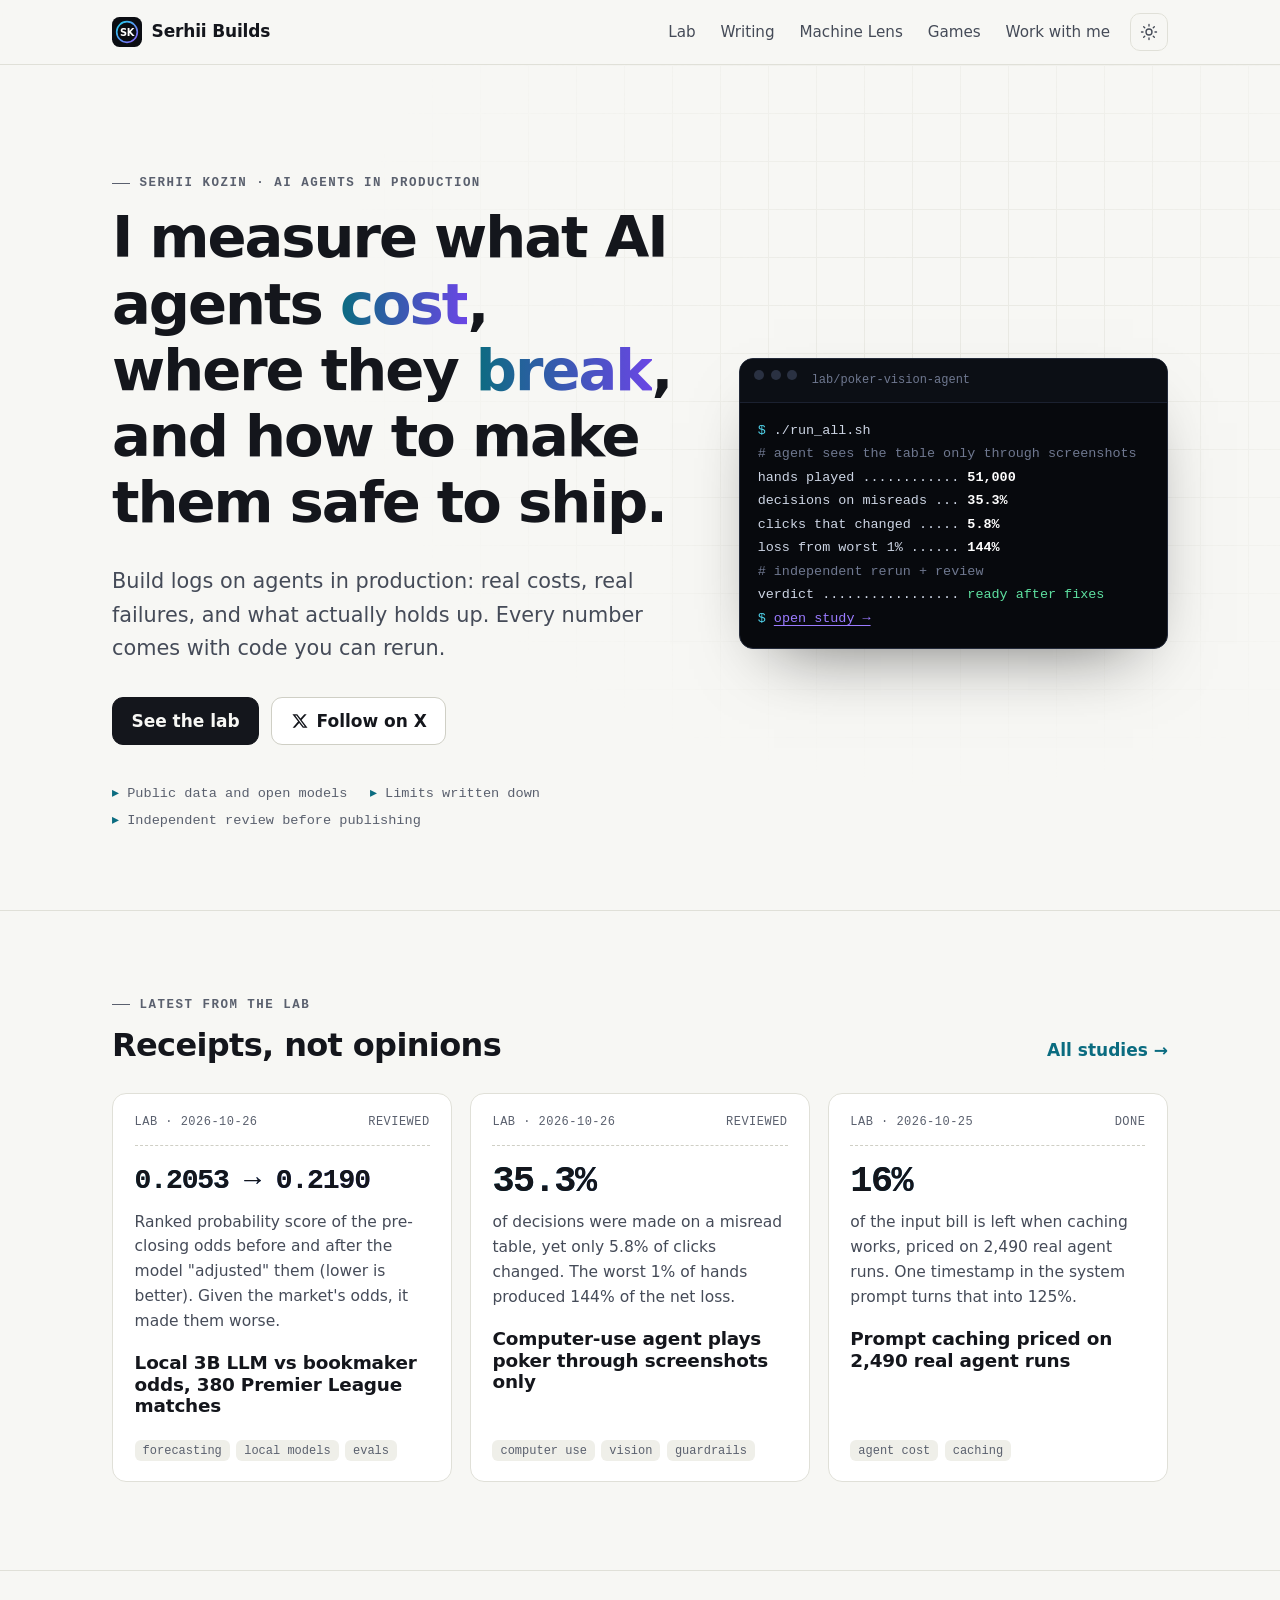
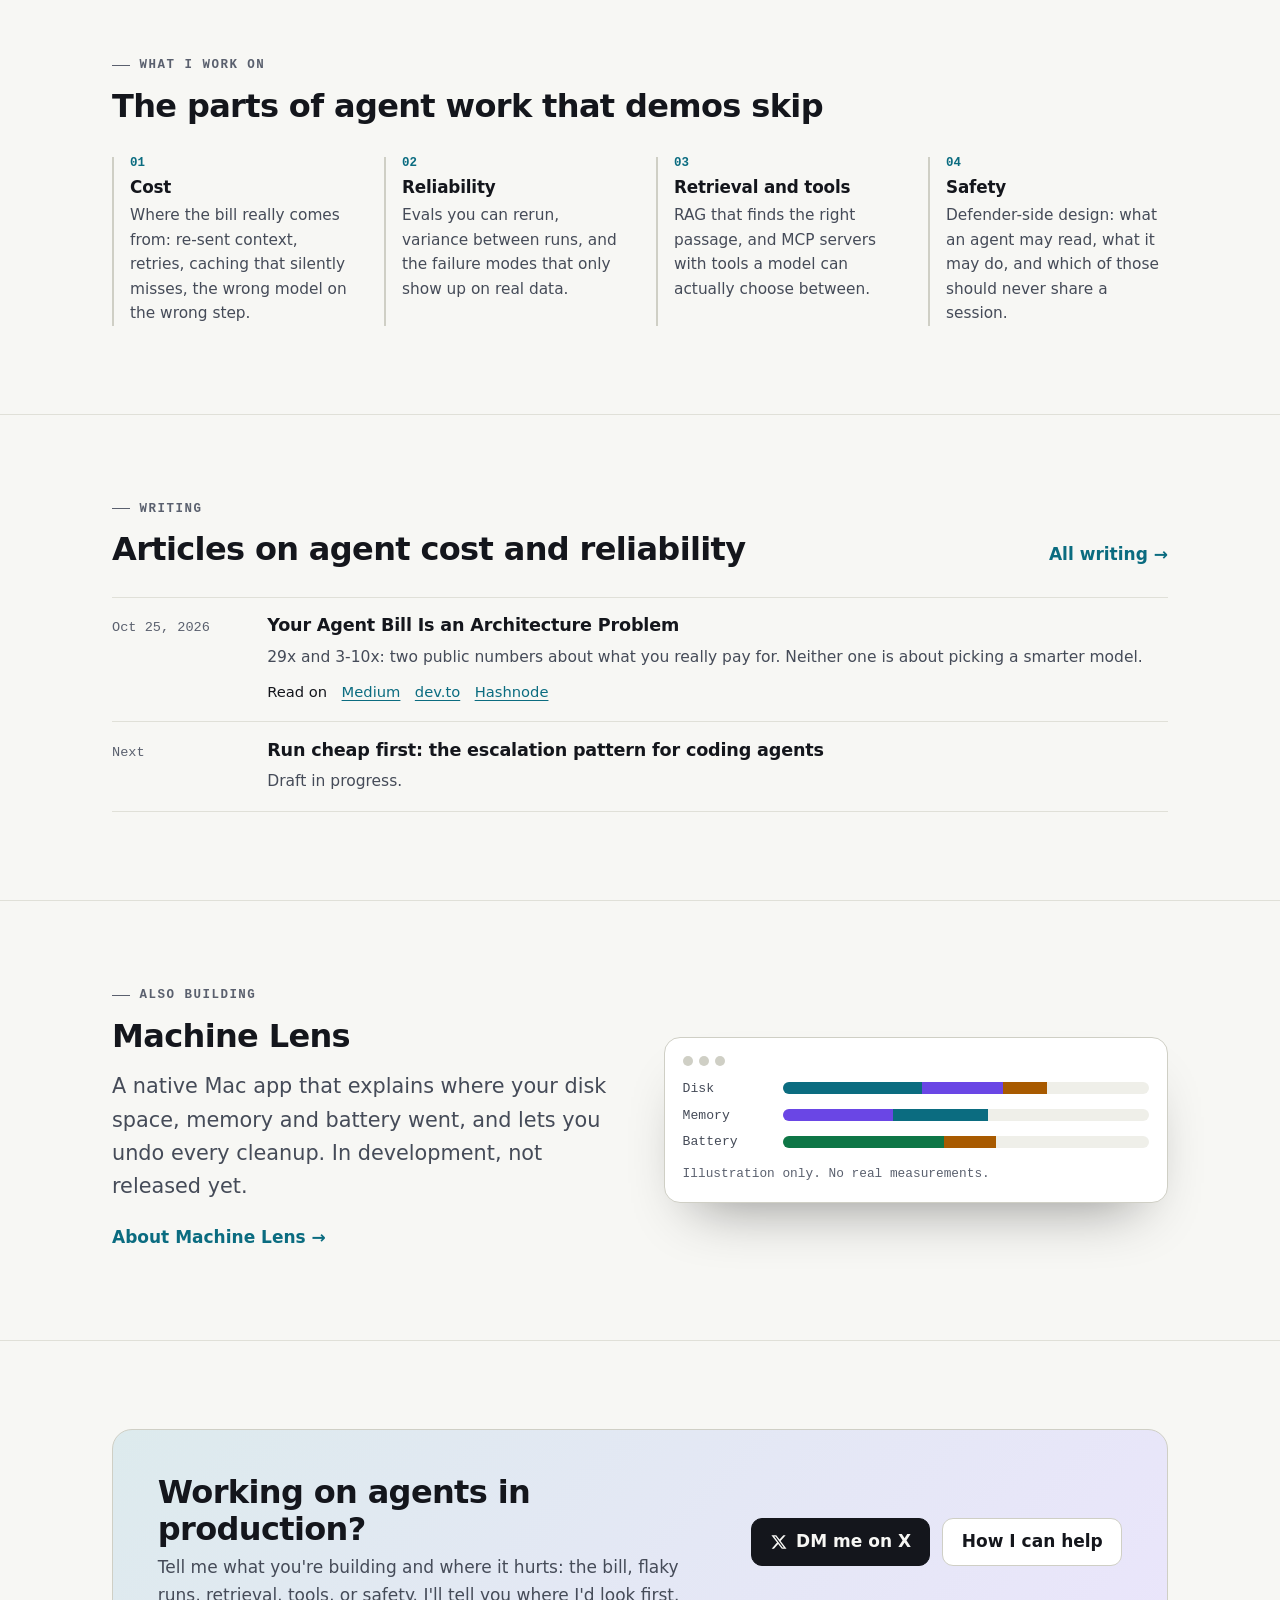
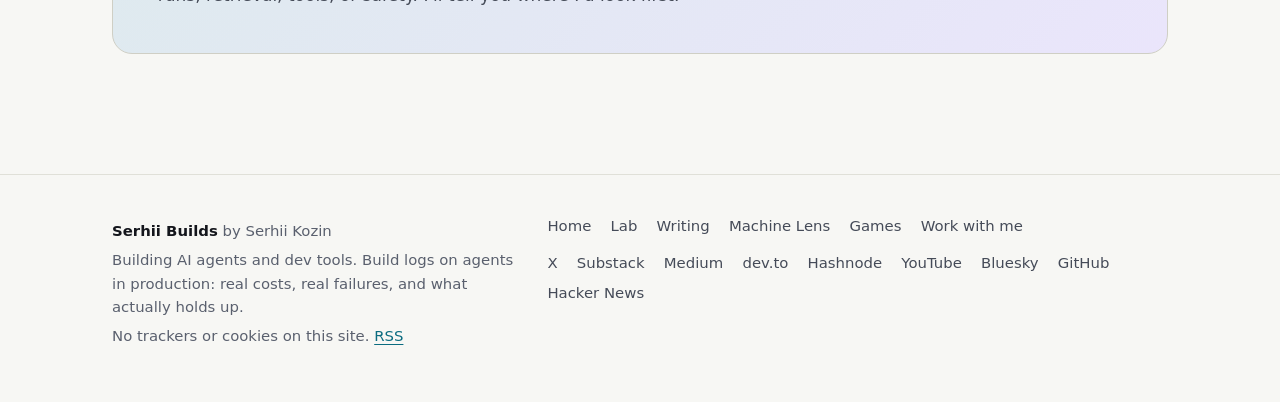
<file: index.html>
<!doctype html>
<html lang="en">
<head>
<meta charset="utf-8">
<meta name="viewport" content="width=device-width,initial-scale=1">
<title>Serhii Kozin: AI agents in production, measured</title>
<meta name="description" content="Serhii Kozin builds AI agents and publishes reproducible studies on what agents in production cost, where they break, and which fixes hold up.">
<meta name="author" content="Serhii Kozin">
<link rel="canonical" href="https://serhii-kozin-mobile.github.io/">
<meta name="robots" content="index,follow,max-image-preview:large">
<meta property="og:type" content="website">
<meta property="og:site_name" content="Serhii Builds">
<meta property="og:locale" content="en_US">
<meta property="og:title" content="Serhii Kozin: AI agents in production, measured">
<meta property="og:description" content="Serhii Kozin builds AI agents and publishes reproducible studies on what agents in production cost, where they break, and which fixes hold up.">
<meta property="og:url" content="https://serhii-kozin-mobile.github.io/">
<meta property="og:image" content="https://serhii-kozin-mobile.github.io/og/default.png">
<meta property="og:image:type" content="image/png">
<meta property="og:image:width" content="1200">
<meta property="og:image:height" content="630">
<meta property="og:image:alt" content="Serhii Builds: what AI agents cost, where they break, and what holds up.">
<meta name="twitter:card" content="summary_large_image">
<meta name="twitter:site" content="@SerhiiBuilds">
<meta name="twitter:creator" content="@SerhiiBuilds">
<meta name="twitter:title" content="Serhii Kozin: AI agents in production, measured">
<meta name="twitter:description" content="Serhii Kozin builds AI agents and publishes reproducible studies on what agents in production cost, where they break, and which fixes hold up.">
<meta name="twitter:image" content="https://serhii-kozin-mobile.github.io/og/default.png">
<meta name="twitter:image:alt" content="Serhii Builds: what AI agents cost, where they break, and what holds up.">
<script type="application/ld+json">{"@context":"https://schema.org","@graph":[{"@type":"Person","@id":"https://serhii-kozin-mobile.github.io/#person","name":"Serhii Kozin","alternateName":"Serhii Builds","url":"https://serhii-kozin-mobile.github.io/about/","jobTitle":"AI agent developer","description":"Builds AI agents and developer tools, and publishes reproducible studies on what agents in production cost and where they break.","knowsAbout":["AI agents","LLM evaluation","Retrieval-augmented generation","Model Context Protocol","Prompt caching","Computer-use agents","LLM cost optimization"],"sameAs":["https://x.com/SerhiiBuilds","https://serhiibuilds.substack.com","https://medium.com/@serhiibuilds","https://dev.to/serhiibuilds","https://serhiibuilds.hashnode.dev","https://www.youtube.com/@serhii.builds","https://bsky.app/profile/serhiibuilds.bsky.social","https://github.com/serhii-kozin-mobile","https://news.ycombinator.com/user?id=serhiibuilds","https://substack.com/@serhiibuilds"]},{"@type":"WebSite","@id":"https://serhii-kozin-mobile.github.io/#website","url":"https://serhii-kozin-mobile.github.io/","name":"Serhii Builds","alternateName":["SerhiiBuilds","Serhii Kozin"],"description":"Building AI agents and dev tools. Build logs on agents in production: real costs, real failures, and what actually holds up.","inLanguage":"en","publisher":{"@id":"https://serhii-kozin-mobile.github.io/#person"}},{"@type":"WebPage","@id":"https://serhii-kozin-mobile.github.io/#webpage","url":"https://serhii-kozin-mobile.github.io/","name":"AI agents in production, measured","description":"Serhii Kozin builds AI agents and publishes reproducible studies on what agents in production cost, where they break, and which fixes hold up.","isPartOf":{"@id":"https://serhii-kozin-mobile.github.io/#website"},"about":{"@id":"https://serhii-kozin-mobile.github.io/#person"},"inLanguage":"en","primaryImageOfPage":"https://serhii-kozin-mobile.github.io/og/default.png"}]}</script>
<meta name="theme-color" content="#0b0d12" media="(prefers-color-scheme: dark)">
<meta name="theme-color" content="#f7f7f4" media="(prefers-color-scheme: light)">
<link rel="icon" href="/favicon.ico" sizes="48x48">
<link rel="icon" href="/favicon.svg" type="image/svg+xml">
<link rel="apple-touch-icon" href="/apple-touch-icon.png">
<link rel="manifest" href="/site.webmanifest">
<link rel="alternate" type="application/rss+xml" title="Serhii Builds" href="/feed.xml">
<link rel="me" href="https://x.com/SerhiiBuilds">
<script>document.documentElement.classList.add("js");try{var t=localStorage.getItem("theme");if(t)document.documentElement.setAttribute("data-theme",t)}catch(e){}</script>
<style>:root{--bg:#0b0d12;--bg-2:#11141b;--card:#141823;--line:#252b3a;--line-2:#323a4e;--ink:#e8ebf2;--ink-2:#aab2c5;--ink-3:#7d869b;--accent:#4fd1e8;--accent-2:#9b7bff;--accent-ink:#05131a;--good:#5ee0a0;--warn:#ffb86b;--paper:#ffffff;--radius:14px;--sans:system-ui,-apple-system,"Segoe UI",Roboto,"Helvetica Neue",Arial,sans-serif;--mono:ui-monospace,SFMono-Regular,"SF Mono",Menlo,Consolas,"Liberation Mono",monospace;--max:1120px;color-scheme:dark}@media (prefers-color-scheme:light){:root:not([data-theme="dark"]){--bg:#f7f7f4;--bg-2:#efefe9;--card:#ffffff;--line:#e0e0d8;--line-2:#cfcfc5;--ink:#14161c;--ink-2:#454b58;--ink-3:#5a606e;--accent:#0b6c80;--accent-2:#6a46e5;--accent-ink:#ffffff;--good:#0e7646;--warn:#a85a00;color-scheme:light}}:root[data-theme="light"]{--bg:#f7f7f4;--bg-2:#efefe9;--card:#ffffff;--line:#e0e0d8;--line-2:#cfcfc5;--ink:#14161c;--ink-2:#454b58;--ink-3:#5a606e;--accent:#0b6c80;--accent-2:#6a46e5;--accent-ink:#ffffff;--good:#0e7646;--warn:#a85a00;color-scheme:light}*{box-sizing:border-box}html{-webkit-text-size-adjust:100%;scroll-padding-top:5rem}body{margin:0;background:var(--bg);color:var(--ink);font:17px/1.6 var(--sans);text-rendering:optimizeLegibility;-webkit-font-smoothing:antialiased}img{max-width:100%;height:auto;display:block}a{color:var(--accent);text-underline-offset:.2em;text-decoration-thickness:1px}a:hover{text-decoration-thickness:2px}:focus-visible{outline:2px solid var(--accent);outline-offset:3px;border-radius:4px}code{font-family:var(--mono);font-size:.88em;background:var(--bg-2);border:1px solid var(--line);padding:.05em .35em;border-radius:5px}h1,h2,h3{line-height:1.15;letter-spacing:-.02em;margin:0 0 .5em;font-weight:700}h1{font-size:clamp(2.1rem,5.2vw,3.6rem);letter-spacing:-.035em}h2{font-size:clamp(1.5rem,3vw,2rem)}h3{font-size:1.15rem;letter-spacing:-.01em}p{margin:0 0 1em}.wrap{max-width:var(--max);margin:0 auto;padding:0 clamp(1.1rem,4vw,2rem)}.skip{position:absolute;left:-999px;top:0;background:var(--accent);color:var(--accent-ink);padding:.6rem 1rem;z-index:100;border-radius:0 0 8px 0}.skip:focus{left:0}.sr{position:absolute!important;width:1px;height:1px;overflow:hidden;clip:rect(0 0 0 0);white-space:nowrap}.site-head{position:sticky;top:0;z-index:20;background:color-mix(in srgb,var(--bg) 86%,transparent);backdrop-filter:saturate(1.4) blur(10px);-webkit-backdrop-filter:saturate(1.4) blur(10px);border-bottom:1px solid var(--line)}.site-head .wrap{display:flex;align-items:center;gap:1rem;min-height:64px}.brand{display:flex;align-items:center;gap:.6rem;color:var(--ink);text-decoration:none;font-weight:700;letter-spacing:-.01em;white-space:nowrap}.brand svg{width:30px;height:30px;flex:none}.nav{margin-left:auto;display:flex;align-items:center;gap:.15rem}.nav a{color:var(--ink-2);text-decoration:none;padding:.45rem .7rem;border-radius:8px;font-size:.95rem}.nav a:hover{color:var(--ink);background:var(--bg-2)}.nav a[aria-current="page"]{color:var(--ink);background:var(--bg-2);box-shadow:inset 0 0 0 1px var(--line)}.theme-btn{margin-left:.4rem;width:38px;height:38px;border-radius:10px;border:1px solid var(--line);background:transparent;color:var(--ink-2);cursor:pointer;display:grid;place-items:center}.theme-btn:hover{color:var(--ink);border-color:var(--line-2)}.theme-btn svg{width:18px;height:18px}.menu-btn{display:none}@media (max-width:760px){.menu-btn{display:grid;margin-left:auto}.nav{display:none;position:absolute;top:64px;left:0;right:0;flex-direction:column;align-items:stretch;background:var(--bg);border-bottom:1px solid var(--line);padding:.5rem clamp(1.1rem,4vw,2rem) 1rem}.nav.open{display:flex}.nav a{padding:.75rem .6rem;font-size:1.05rem}.theme-btn.in-nav{margin:.4rem 0 0}}html:not(.js) .menu-btn{display:none}@media (max-width:760px){html:not(.js) .nav{display:flex;position:static;flex-direction:row;flex-wrap:wrap;border:0;padding:0}}main{display:block}.section{padding:clamp(3rem,7vw,5.5rem) 0;border-top:1px solid var(--line)}.section:first-child{border-top:0}.eyebrow{font:600 .78rem/1 var(--mono);letter-spacing:.12em;text-transform:uppercase;color:var(--ink-3);margin:0 0 1rem;display:flex;align-items:center;gap:.6rem}.eyebrow::before{content:"";width:18px;height:1px;background:currentColor}.lead{font-size:clamp(1.1rem,2vw,1.3rem);color:var(--ink-2);max-width:42rem}.muted{color:var(--ink-3)}.sec-head{display:flex;justify-content:space-between;align-items:end;gap:1rem;margin-bottom:1.8rem;flex-wrap:wrap}.sec-head h2{margin:0}.more{font-weight:600;text-decoration:none;white-space:nowrap}.more::after{content:" →"}.hero{position:relative;padding:clamp(3.5rem,9vw,7rem) 0 clamp(3rem,7vw,5rem);overflow:hidden}.hero::before{content:"";position:absolute;inset:0;background-image:linear-gradient(var(--line) 1px,transparent 1px),linear-gradient(90deg,var(--line) 1px,transparent 1px);background-size:48px 48px;mask-image:radial-gradient(ellipse 70% 80% at 75% 30%,#000 10%,transparent 70%);-webkit-mask-image:radial-gradient(ellipse 70% 80% at 75% 30%,#000 10%,transparent 70%);opacity:.55;pointer-events:none}.hero .wrap{position:relative}.hero h1{max-width:17ch}.hero-grid{display:grid;grid-template-columns:1.35fr 1fr;gap:3rem;align-items:center}@media (max-width:980px){.hero-grid{grid-template-columns:1fr}}.runlog{background:#07090d;color:#cdd5e4;border:1px solid #232a3a;border-radius:14px;font:500 .84rem/1.75 var(--mono);box-shadow:0 30px 70px -35px rgba(0,0,0,.6);overflow:hidden}.runlog .bar{display:flex;gap:.4rem;padding:.7rem .9rem;border-bottom:1px solid #1b2130;background:#0c0f15}.runlog .bar i{width:10px;height:10px;border-radius:50%;background:#2a3142}.runlog .bar span{margin-left:.5rem;color:#6f7890;font-size:.75rem}.runlog pre{margin:0;padding:1rem 1.1rem 1.1rem;white-space:pre-wrap;font:inherit}.runlog .c{color:#6f7890}.runlog .p{color:#4fd1e8}.runlog .v{color:#fff;font-weight:700}.runlog .ok{color:#5ee0a0}.runlog a{color:#9b7bff}.hero h1 em{font-style:normal;background:linear-gradient(90deg,var(--accent),var(--accent-2));-webkit-background-clip:text;background-clip:text;color:transparent}.hero .lead{margin:1.2rem 0 2rem}.btns{display:flex;flex-wrap:wrap;gap:.75rem}.btn{display:inline-flex;align-items:center;gap:.5rem;padding:.8rem 1.15rem;border-radius:11px;font-weight:650;text-decoration:none;border:1px solid var(--line-2);color:var(--ink);background:var(--card);line-height:1.2}.btn:hover{border-color:var(--ink-3)}.btn.primary{background:var(--ink);color:var(--bg);border-color:var(--ink)}.btn.primary:hover{opacity:.9}.btn svg{width:18px;height:18px}.hero-meta{margin-top:2.4rem;display:flex;flex-wrap:wrap;gap:.5rem 1.4rem;font:500 .85rem/1.4 var(--mono);color:var(--ink-3)}.hero-meta span::before{content:"▸ ";color:var(--accent)}.grid{display:grid;gap:1.1rem}.grid.three{grid-template-columns:repeat(auto-fit,minmax(290px,1fr))}.grid.two{grid-template-columns:repeat(2,1fr)}@media (max-width:700px){.grid.two{grid-template-columns:1fr}}.card{background:var(--card);border:1px solid var(--line);border-radius:var(--radius);padding:1.35rem 1.35rem 1.25rem;display:flex;flex-direction:column;position:relative}a.card{color:inherit;text-decoration:none;transition:border-color .15s,transform .15s}a.card:hover{border-color:var(--line-2);transform:translateY(-2px)}@media (prefers-reduced-motion:reduce){a.card,a.card:hover{transition:none;transform:none}}.receipt-top{display:flex;justify-content:space-between;gap:.5rem;font:500 .75rem/1.3 var(--mono);color:var(--ink-3);letter-spacing:.04em;text-transform:uppercase;padding-bottom:.9rem;margin-bottom:1rem;border-bottom:1px dashed var(--line-2)}.big{font:700 clamp(1.9rem,4vw,2.5rem)/1.05 var(--mono);letter-spacing:-.04em;margin:0 0 .6rem;color:var(--ink)}.big.grad{background:linear-gradient(90deg,var(--accent),var(--accent-2));-webkit-background-clip:text;background-clip:text;color:transparent}.card h3,.card h2{margin:.2rem 0 .5rem;font-size:1.15rem;letter-spacing:-.01em}.card p{color:var(--ink-2);font-size:.97rem}.card p.big{font-size:clamp(1.7rem,3.4vw,2.3rem);color:var(--ink);white-space:nowrap}.card p.big.long{font-size:clamp(1.35rem,2.4vw,1.75rem);line-height:1.35}.card .foot{margin-top:auto;padding-top:.8rem;font-size:.9rem;color:var(--ink-3);display:flex;justify-content:space-between;gap:.5rem;flex-wrap:wrap}.pill{display:inline-flex;align-items:center;gap:.35rem;font:600 .72rem/1 var(--mono);letter-spacing:.05em;text-transform:uppercase;padding:.35rem .55rem;border-radius:999px;border:1px solid var(--line-2);color:var(--ink-2);white-space:nowrap}.pill.ok{color:var(--good);border-color:color-mix(in srgb,var(--good) 40%,transparent)}.pill.dev{color:var(--warn);border-color:color-mix(in srgb,var(--warn) 45%,transparent)}.pill.ok::before,.pill.dev::before{content:"";width:6px;height:6px;border-radius:50%;background:currentColor}.tags{display:flex;flex-wrap:wrap;gap:.4rem;margin:.2rem 0 0;padding:0;list-style:none}.tags li{font:500 .75rem/1 var(--mono);color:var(--ink-3);padding:.3rem .5rem;border-radius:6px;background:var(--bg-2)}.list{list-style:none;margin:0;padding:0;border-top:1px solid var(--line)}.list li{padding:1.1rem 0;border-bottom:1px solid var(--line);display:grid;grid-template-columns:8.5rem 1fr;gap:.3rem 1.2rem;align-items:baseline}.list .date{font:500 .85rem/1.4 var(--mono);color:var(--ink-3)}.list h3{margin:0;font-size:1.1rem}.list h3 a{color:var(--ink);text-decoration:none}.list h3 a:hover{color:var(--accent)}.list p{grid-column:2;margin:.15rem 0 0;color:var(--ink-2);font-size:.97rem}.list .links{grid-column:2;display:flex;gap:.9rem;flex-wrap:wrap;font-size:.92rem;margin-top:.35rem}@media (max-width:620px){.list li{grid-template-columns:1fr}.list p,.list .links{grid-column:1}}.features{display:grid;grid-template-columns:repeat(auto-fit,minmax(240px,1fr));gap:1.6rem 2rem;margin:0;padding:0;list-style:none}.features li{border-left:2px solid var(--line-2);padding:0 0 0 1rem}.features h3{margin:0 0 .35rem;font-size:1.05rem}.features p{color:var(--ink-2);margin:0;font-size:.96rem}.features .num{font:600 .78rem/1 var(--mono);color:var(--accent);display:block;margin-bottom:.55rem}.cta{background:linear-gradient(135deg,color-mix(in srgb,var(--accent) 14%,var(--card)),color-mix(in srgb,var(--accent-2) 14%,var(--card)));border:1px solid var(--line-2);border-radius:20px;padding:clamp(1.6rem,4vw,2.8rem);display:grid;grid-template-columns:1.4fr 1fr;gap:1.5rem 2.5rem;align-items:center}.cta h2{margin-bottom:.4rem}.cta p{color:var(--ink-2);margin:0}.cta .btns{justify-content:flex-end}@media (max-width:760px){.cta{grid-template-columns:1fr}.cta .btns{justify-content:flex-start}}.page-head{padding-top:clamp(3rem,7vw,5rem);padding-bottom:clamp(1.5rem,3vw,2.5rem)}.page-head h1{max-width:22ch}.page-head.study h1{font-size:clamp(1.9rem,4.4vw,3rem);max-width:26ch}.meta-row{display:flex;flex-wrap:wrap;gap:.6rem 1rem;align-items:center;margin-top:1.2rem;font:500 .85rem/1.4 var(--mono);color:var(--ink-3)}.prose{max-width:44rem}.prose h2{font-size:1.45rem;margin:2.6rem 0 .8rem}.prose ul{padding-left:1.2rem;margin:0 0 1.2rem}.prose li{margin:.45rem 0;color:var(--ink-2)}.prose li strong{color:var(--ink)}.prose p{color:var(--ink-2)}.headline{border:1px solid var(--line);background:var(--card);border-radius:var(--radius);padding:1.4rem 1.5rem;margin:0 0 2rem;max-width:44rem}.headline .big{font-size:clamp(2.2rem,6vw,3.2rem)}.headline p{margin:0;color:var(--ink-2)}figure{margin:2rem 0}.chart img{margin:0 auto}.chart{background:var(--paper);border-radius:12px;padding:clamp(.4rem,1.5vw,1rem);border:1px solid var(--line)}figcaption{font-size:.9rem;color:var(--ink-3);margin-top:.6rem}.wide{max-width:60rem}.note{border-left:3px solid var(--warn);background:var(--bg-2);padding:1rem 1.2rem;border-radius:0 10px 10px 0;color:var(--ink-2);max-width:44rem;font-size:.96rem}.note strong{color:var(--ink)}.two-col{display:grid;grid-template-columns:1fr 1fr;gap:2rem 3rem}@media (max-width:820px){.two-col{grid-template-columns:1fr}}.back{font-size:.92rem;text-decoration:none}.back::before{content:"← "}.ml-hero{display:grid;grid-template-columns:1.1fr 1fr;gap:2.5rem;align-items:center}@media (max-width:880px){.ml-hero{grid-template-columns:1fr}}.mock{background:var(--card);border:1px solid var(--line-2);border-radius:16px;padding:1.1rem;box-shadow:0 30px 60px -30px rgba(0,0,0,.45)}.mock-bar{display:flex;gap:.4rem;margin-bottom:1rem}.mock-bar i{width:10px;height:10px;border-radius:50%;background:var(--line-2)}.mock-row{display:grid;grid-template-columns:5.5rem 1fr;gap:.8rem;align-items:center;margin:.85rem 0;font:500 .82rem/1 var(--mono);color:var(--ink-2)}.mock-track{height:12px;border-radius:6px;background:var(--bg-2);overflow:hidden;display:flex}.mock-track span{display:block;height:100%}.mock-cap{font-size:.8rem;color:var(--ink-3);margin-top:1rem;font-family:var(--mono)}.faq dt{font-weight:650;margin-top:1.3rem}.faq dd{margin:.3rem 0 0;color:var(--ink-2)}.about-grid{display:grid;grid-template-columns:200px 1fr;gap:2.5rem;align-items:start}.about-grid img{border-radius:20px;border:1px solid var(--line)}@media (max-width:700px){.about-grid{grid-template-columns:1fr}.about-grid img{width:120px}}.steps{counter-reset:s;list-style:none;padding:0;margin:0;display:grid;gap:1rem}.steps li{counter-increment:s;padding-left:2.6rem;position:relative;color:var(--ink-2)}.steps li::before{content:counter(s,decimal-leading-zero);position:absolute;left:0;top:.05rem;font:600 .85rem/1.6 var(--mono);color:var(--accent)}.steps strong{color:var(--ink)}.site-foot{border-top:1px solid var(--line);padding:2.5rem 0 3rem;margin-top:2rem;font-size:.93rem;color:var(--ink-3)}.foot-grid{display:grid;grid-template-columns:1.3fr 2fr;gap:2rem}@media (max-width:760px){.foot-grid{grid-template-columns:1fr}}.social{display:flex;flex-wrap:wrap;gap:.4rem 1.2rem;list-style:none;margin:0;padding:0}.social a{color:var(--ink-2);text-decoration:none}.social a:hover{color:var(--accent)}.site-foot p{margin:.3rem 0}.nf{min-height:55vh;display:flex;flex-direction:column;justify-content:center}.nf .big{font-size:clamp(4rem,14vw,8rem)}@media (max-width:520px){.runlog{font-size:.7rem}.runlog pre{padding:.85rem .8rem}}picture{display:block}.crumbs{font-size:.92rem;color:var(--ink-3)}.crumbs a{text-decoration:underline;text-decoration-color:color-mix(in srgb,currentColor 45%,transparent)}div.mock{margin:2rem 0}.mock-cap{margin-bottom:0}</style>
</head>
<body>
<a class="skip" href="#main">Skip to content</a>
<header class="site-head"><div class="wrap">
<a class="brand" href="/"><svg viewBox="0 0 64 64" aria-hidden="true"><defs><linearGradient id="g" x1="0" y1="0" x2="1" y2="1"><stop offset="0" stop-color="#22d3ee"/><stop offset="1" stop-color="#8b5cf6"/></linearGradient></defs><rect width="64" height="64" rx="16" fill="#0b0d12"/><circle cx="32" cy="32" r="22" fill="none" stroke="url(#g)" stroke-width="3.5"/><text x="32" y="39.5" text-anchor="middle" font-family="system-ui,Segoe UI,Arial,sans-serif" font-weight="800" font-size="21" fill="#fff" letter-spacing="-1">SK</text></svg><span>Serhii Builds</span></a>
<button class="theme-btn menu-btn" data-menu aria-expanded="false" aria-controls="nav" aria-label="Menu"><svg viewBox="0 0 24 24" aria-hidden="true" fill="none" stroke="currentColor" stroke-width="1.8" stroke-linecap="round"><path d="M4 7h16M4 12h16M4 17h16"/></svg></button>
<nav class="nav" id="nav" aria-label="Main"><a href="/lab/">Lab</a><a href="/writing/">Writing</a><a href="/machine-lens/">Machine Lens</a><a href="/games/">Games</a><a href="/about/">Work with me</a><button class="theme-btn in-nav" data-theme-toggle aria-label="Toggle theme"><svg viewBox="0 0 24 24" aria-hidden="true" fill="none" stroke="currentColor" stroke-width="1.8" stroke-linecap="round"><circle cx="12" cy="12" r="4"/><path d="M12 2v2M12 20v2M4.9 4.9l1.4 1.4M17.7 17.7l1.4 1.4M2 12h2M20 12h2M4.9 19.1l1.4-1.4M17.7 6.3l1.4-1.4"/></svg></button></nav>
</div></header>
<main id="main">
<section class="hero"><div class="wrap hero-grid"><div>
<p class="eyebrow">Serhii Kozin · AI agents in production</p>
<h1>I measure what AI agents <em>cost</em>, where they <em>break</em>, and how to make them safe to ship.</h1>
<p class="lead">Build logs on agents in production: real costs, real failures, and what actually holds up. Every number comes with code you can rerun.</p>
<div class="btns"><a class="btn primary" href="/lab/">See the lab</a><a class="btn" href="https://x.com/SerhiiBuilds"><svg viewBox="0 0 24 24" aria-hidden="true" fill="currentColor"><path d="M17.8 3h3.1l-6.8 7.7L22 21h-6.2l-4.9-6.4L5.3 21H2.2l7.2-8.3L1.9 3h6.4l4.4 5.8L17.8 3Zm-1.1 16.2h1.7L7.4 4.7H5.6l11.1 14.5Z"/></svg>Follow on X</a></div>
<div class="hero-meta"><span>Public data and open models</span><span>Limits written down</span><span>Independent review before publishing</span></div>
</div><div class="runlog" aria-label="Excerpt from a lab run log"><div class="bar"><i></i><i></i><i></i><span>lab/poker-vision-agent</span></div>
<pre><span class="p">$</span> ./run_all.sh
<span class="c"># agent sees the table only through screenshots</span>
hands played ............ <span class="v">51,000</span>
decisions on misreads ... <span class="v">35.3%</span>
clicks that changed ..... <span class="v">5.8%</span>
loss from worst 1% ...... <span class="v">144%</span>
<span class="c"># independent rerun + review</span>
verdict ................. <span class="ok">ready after fixes</span>
<span class="p">$</span> <a href="/lab/poker-vision-agent/">open study →</a></pre></div></div></section>

<section class="section"><div class="wrap">
<div class="sec-head"><div><p class="eyebrow">Latest from the lab</p><h2>Receipts, not opinions</h2></div><a class="more" href="/lab/">All studies</a></div>
<div class="grid three"><a class="card" href="/lab/llm-vs-bookmaker-epl/">
<div class="receipt-top"><span>Lab · 2026-10-26</span><span>Reviewed</span></div>
<p class="big grad long">0.2053 → 0.2190</p>
<p>Ranked probability score of the pre-closing odds before and after the model &quot;adjusted&quot; them (lower is better). Given the market&#x27;s odds, it made them worse.</p>
<h3>Local 3B LLM vs bookmaker odds, 380 Premier League matches</h3>
<div class="foot"><ul class="tags"><li>forecasting</li><li>local models</li><li>evals</li></ul></div>
</a><a class="card" href="/lab/poker-vision-agent/">
<div class="receipt-top"><span>Lab · 2026-10-26</span><span>Reviewed</span></div>
<p class="big grad">35.3%</p>
<p>of decisions were made on a misread table, yet only 5.8% of clicks changed. The worst 1% of hands produced 144% of the net loss.</p>
<h3>Computer-use agent plays poker through screenshots only</h3>
<div class="foot"><ul class="tags"><li>computer use</li><li>vision</li><li>guardrails</li></ul></div>
</a><a class="card" href="/lab/prompt-cache-agent-loop/">
<div class="receipt-top"><span>Lab · 2026-10-25</span><span>Done</span></div>
<p class="big grad">16%</p>
<p>of the input bill is left when caching works, priced on 2,490 real agent runs. One timestamp in the system prompt turns that into 125%.</p>
<h3>Prompt caching priced on 2,490 real agent runs</h3>
<div class="foot"><ul class="tags"><li>agent cost</li><li>caching</li></ul></div>
</a></div>
</div></section>

<section class="section"><div class="wrap">
<p class="eyebrow">What I work on</p>
<h2>The parts of agent work that demos skip</h2>
<ul class="features" style="margin-top:2rem">
<li><span class="num">01</span><h3>Cost</h3><p>Where the bill really comes from: re-sent context, retries, caching that silently misses, the wrong model on the wrong step.</p></li>
<li><span class="num">02</span><h3>Reliability</h3><p>Evals you can rerun, variance between runs, and the failure modes that only show up on real data.</p></li>
<li><span class="num">03</span><h3>Retrieval and tools</h3><p>RAG that finds the right passage, and MCP servers with tools a model can actually choose between.</p></li>
<li><span class="num">04</span><h3>Safety</h3><p>Defender-side design: what an agent may read, what it may do, and which of those should never share a session.</p></li>
</ul>
</div></section>

<section class="section"><div class="wrap">
<div class="sec-head"><div><p class="eyebrow">Writing</p><h2>Articles on agent cost and reliability</h2></div><a class="more" href="/writing/">All writing</a></div>
<ul class="list"><li><span class="date">Oct 25, 2026</span><h3><a href="https://medium.com/@serhiibuilds/your-agent-bill-is-an-architecture-problem-2cca75d837af">Your Agent Bill Is an Architecture Problem</a></h3>
<p>29x and 3-10x: two public numbers about what you really pay for. Neither one is about picking a smarter model.</p><div class="links">Read on <a href="https://medium.com/@serhiibuilds/your-agent-bill-is-an-architecture-problem-2cca75d837af">Medium</a> <a href="https://dev.to/serhiibuilds/your-agent-bill-is-an-architecture-problem-217h">dev.to</a> <a href="https://serhiibuilds.hashnode.dev/your-agent-bill-is-an-architecture-problem">Hashnode</a></div></li><li><span class="date">Next</span><h3>Run cheap first: the escalation pattern for coding agents</h3><p>Draft in progress.</p></li></ul>
</div></section>

<section class="section"><div class="wrap two-col" style="align-items:center">
<div><p class="eyebrow">Also building</p><h2>Machine Lens</h2>
<p class="lead">A native Mac app that explains where your disk space, memory and battery went, and lets you undo every cleanup. In development, not released yet.</p>
<a class="more" href="/machine-lens/">About Machine Lens</a></div>
<div class="mock" role="img" aria-label="Illustration of a Machine Lens panel with unlabeled bars for disk, memory and battery. Not real data."><div class="mock-bar"><i></i><i></i><i></i></div><div class="mock-row"><span>Disk</span><div class="mock-track"><span style="width:38%;background:var(--accent)"></span><span style="width:22%;background:var(--accent-2)"></span><span style="width:12%;background:var(--warn)"></span></div></div><div class="mock-row"><span>Memory</span><div class="mock-track"><span style="width:30%;background:var(--accent-2)"></span><span style="width:26%;background:var(--accent)"></span></div></div><div class="mock-row"><span>Battery</span><div class="mock-track"><span style="width:44%;background:var(--good)"></span><span style="width:14%;background:var(--warn)"></span></div></div><p class="mock-cap">Illustration only. No real measurements.</p></div>
</div></section>
<section class="section"><div class="wrap"><div class="cta">
<div><h2>Working on agents in production?</h2><p>Tell me what you're building and where it hurts: the bill, flaky runs, retrieval, tools, or safety. I'll tell you where I'd look first.</p></div>
<div class="btns"><a class="btn primary" href="https://x.com/SerhiiBuilds"><svg viewBox="0 0 24 24" aria-hidden="true" fill="currentColor"><path d="M17.8 3h3.1l-6.8 7.7L22 21h-6.2l-4.9-6.4L5.3 21H2.2l7.2-8.3L1.9 3h6.4l4.4 5.8L17.8 3Zm-1.1 16.2h1.7L7.4 4.7H5.6l11.1 14.5Z"/></svg>DM me on X</a><a class="btn" href="/about/">How I can help</a></div>
</div></div></section>
</main>
<footer class="site-foot"><div class="wrap foot-grid">
<div><p><strong style="color:var(--ink)">Serhii Builds</strong> by Serhii Kozin</p><p>Building AI agents and dev tools. Build logs on agents in production: real costs, real failures, and what actually holds up.</p><p>No trackers or cookies on this site. <a href="/feed.xml">RSS</a></p></div>
<div><p class="sr">Site</p><ul class="social"><li><a href="/">Home</a></li><li><a href="/lab/">Lab</a></li><li><a href="/writing/">Writing</a></li><li><a href="/machine-lens/">Machine Lens</a></li><li><a href="/games/">Games</a></li><li><a href="/about/">Work with me</a></li></ul><p class="sr">Elsewhere</p><ul class="social" style="margin-top:.8rem"><li><a href="https://x.com/SerhiiBuilds" rel="me noopener">X</a></li><li><a href="https://serhiibuilds.substack.com" rel="me noopener">Substack</a></li><li><a href="https://medium.com/@serhiibuilds" rel="me noopener">Medium</a></li><li><a href="https://dev.to/serhiibuilds" rel="me noopener">dev.to</a></li><li><a href="https://serhiibuilds.hashnode.dev" rel="me noopener">Hashnode</a></li><li><a href="https://www.youtube.com/@serhii.builds" rel="me noopener">YouTube</a></li><li><a href="https://bsky.app/profile/serhiibuilds.bsky.social" rel="me noopener">Bluesky</a></li><li><a href="https://github.com/serhii-kozin-mobile" rel="me noopener">GitHub</a></li><li><a href="https://news.ycombinator.com/user?id=serhiibuilds" rel="me noopener">Hacker News</a></li></ul></div>
</div></footer>
<script>(function(){
  var d=document.documentElement, KEY="theme";
  d.classList.add("js");
  function cur(){return d.getAttribute("data-theme")||(matchMedia("(prefers-color-scheme: light)").matches?"light":"dark")}
  function label(b){var t=cur();b.setAttribute("aria-label",t==="dark"?"Switch to light theme":"Switch to dark theme");b.setAttribute("title",b.getAttribute("aria-label"))}
  document.addEventListener("DOMContentLoaded",function(){
    document.querySelectorAll("[data-theme-toggle]").forEach(function(b){
      label(b);
      b.addEventListener("click",function(){
        var n=cur()==="dark"?"light":"dark";
        d.setAttribute("data-theme",n);
        try{localStorage.setItem(KEY,n)}catch(e){}
        document.querySelectorAll("[data-theme-toggle]").forEach(label);
      });
    });
    var m=document.querySelector("[data-menu]"),nav=document.getElementById("nav");
    if(m&&nav){m.addEventListener("click",function(){var o=nav.classList.toggle("open");m.setAttribute("aria-expanded",o?"true":"false")})}
  });
})();</script>
</body>
</html>
</file>
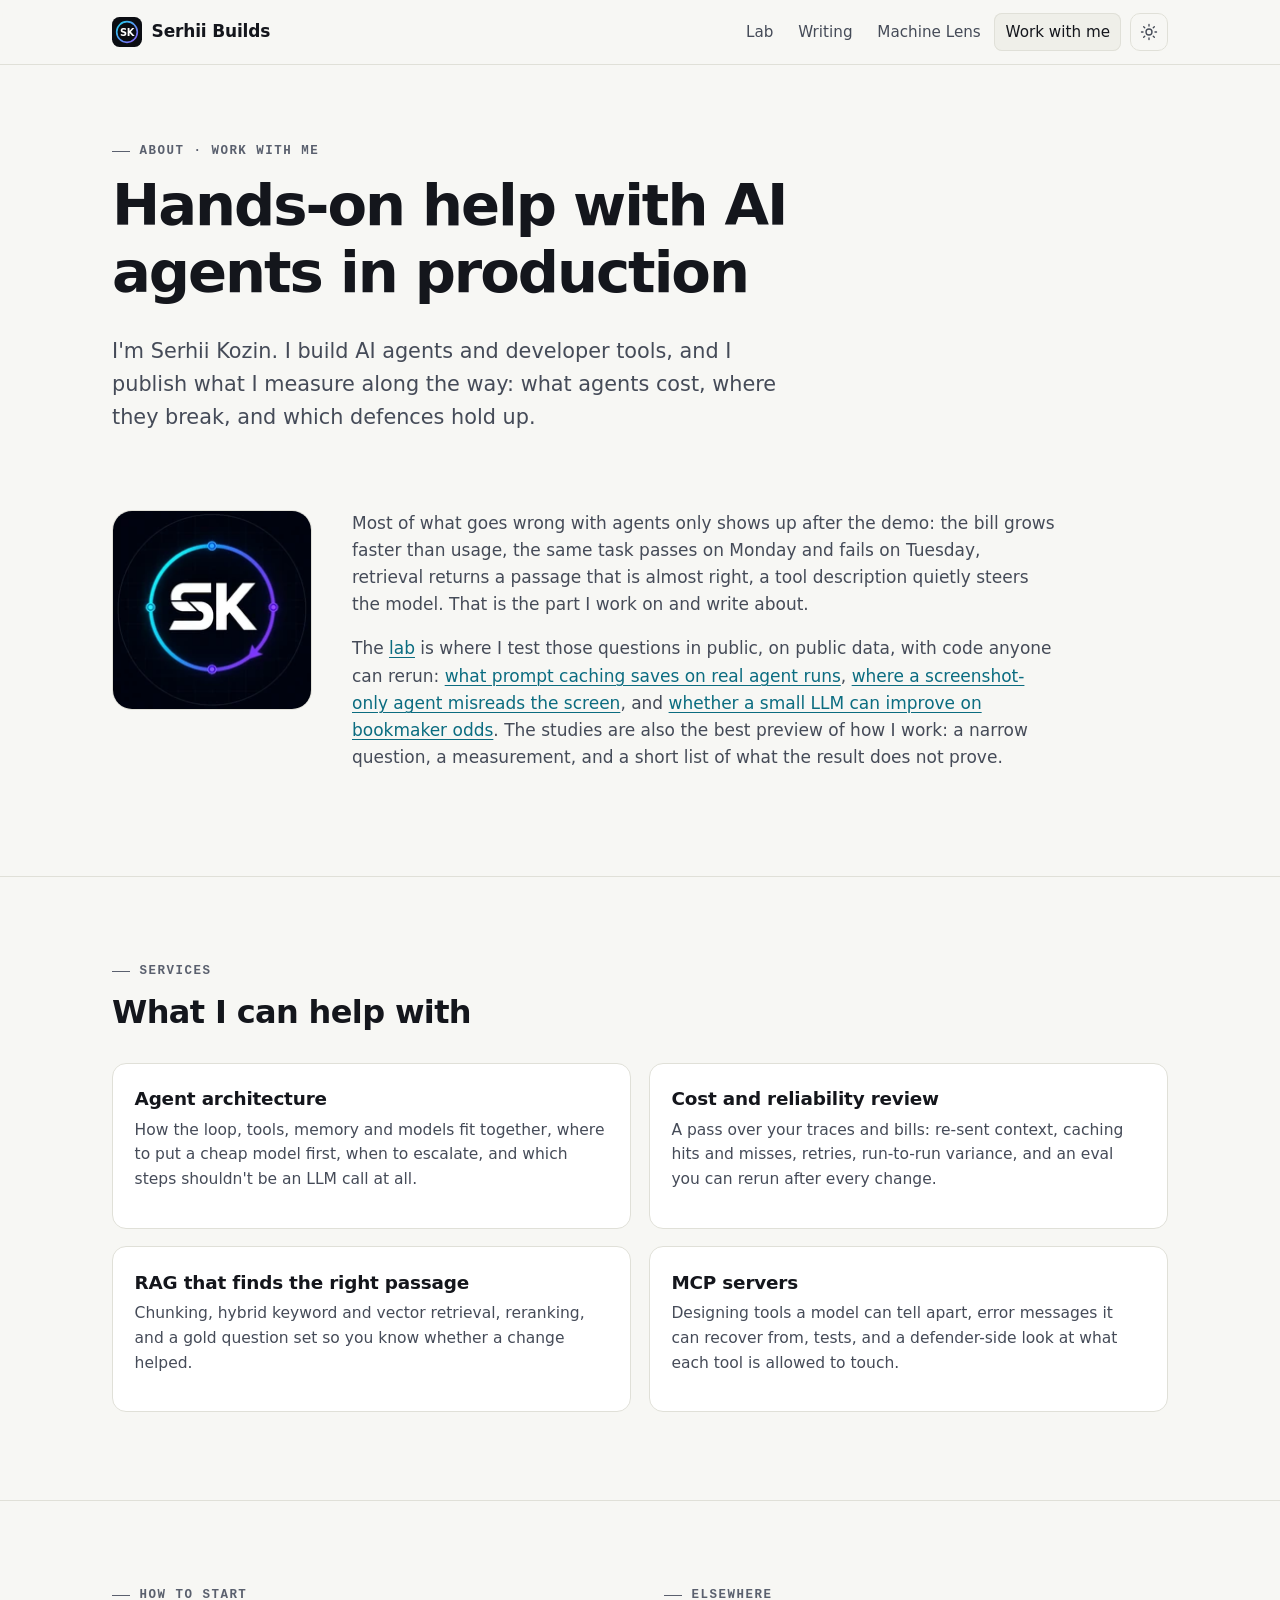
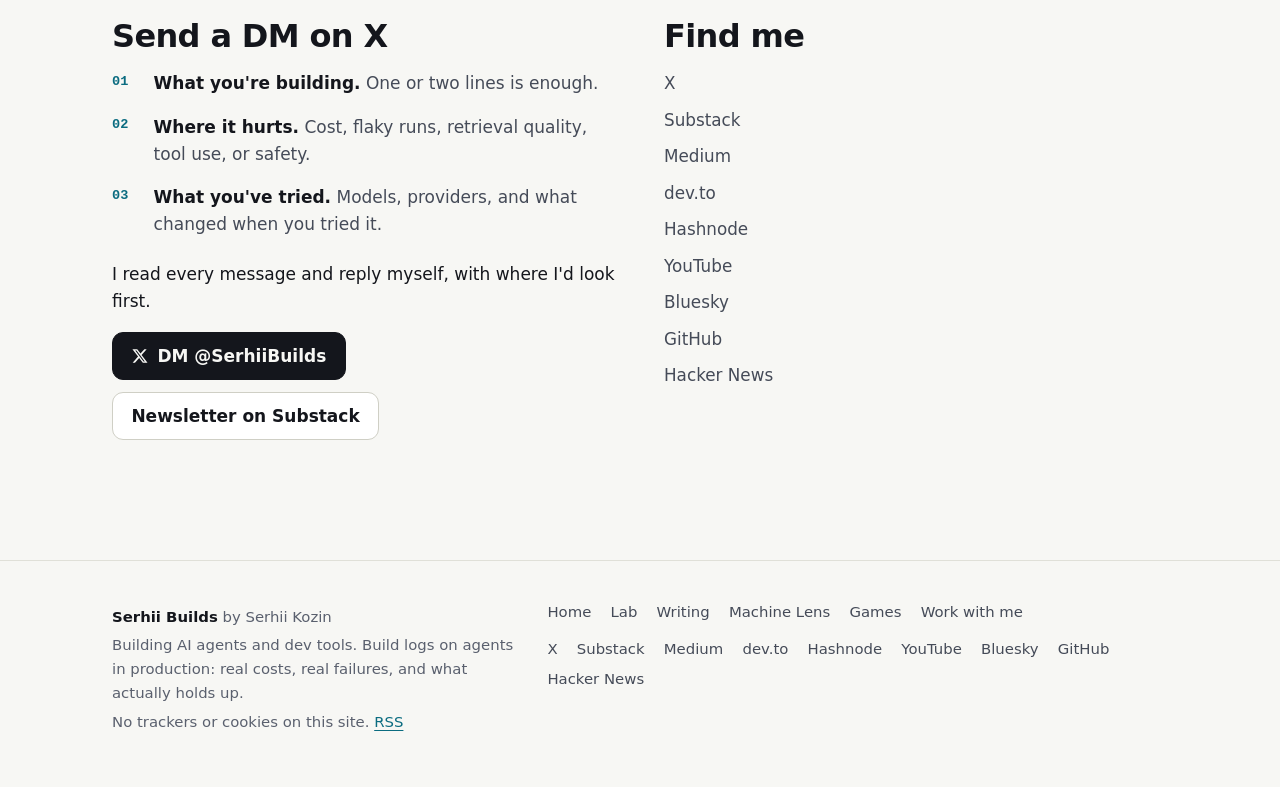
<file: about/index.html>
<!doctype html>
<html lang="en">
<head>
<meta charset="utf-8">
<meta name="viewport" content="width=device-width,initial-scale=1">
<title>AI agent consulting: architecture, RAG, MCP · Serhii Builds</title>
<meta name="description" content="Hands-on help with AI agents in production: agent architecture, cost and reliability reviews, RAG retrieval and MCP server design. Start with a DM on X.">
<meta name="author" content="Serhii Kozin">
<link rel="canonical" href="https://serhii-kozin-mobile.github.io/about/">
<meta name="robots" content="index,follow,max-image-preview:large">
<meta property="og:type" content="website">
<meta property="og:site_name" content="Serhii Builds">
<meta property="og:locale" content="en_US">
<meta property="og:title" content="AI agent consulting: architecture, RAG, MCP">
<meta property="og:description" content="Hands-on help with AI agents in production: agent architecture, cost and reliability reviews, RAG retrieval and MCP server design. Start with a DM on X.">
<meta property="og:url" content="https://serhii-kozin-mobile.github.io/about/">
<meta property="og:image" content="https://serhii-kozin-mobile.github.io/og/about.png">
<meta property="og:image:type" content="image/png">
<meta property="og:image:width" content="1200">
<meta property="og:image:height" content="630">
<meta property="og:image:alt" content="Work with Serhii Kozin: agent architecture, cost and reliability reviews, RAG and MCP servers.">
<meta name="twitter:card" content="summary_large_image">
<meta name="twitter:site" content="@SerhiiBuilds">
<meta name="twitter:creator" content="@SerhiiBuilds">
<meta name="twitter:title" content="AI agent consulting: architecture, RAG, MCP">
<meta name="twitter:description" content="Hands-on help with AI agents in production: agent architecture, cost and reliability reviews, RAG retrieval and MCP server design. Start with a DM on X.">
<meta name="twitter:image" content="https://serhii-kozin-mobile.github.io/og/about.png">
<meta name="twitter:image:alt" content="Work with Serhii Kozin: agent architecture, cost and reliability reviews, RAG and MCP servers.">
<script type="application/ld+json">{"@context":"https://schema.org","@graph":[{"@type":"Person","@id":"https://serhii-kozin-mobile.github.io/#person","name":"Serhii Kozin","alternateName":"Serhii Builds","url":"https://serhii-kozin-mobile.github.io/about/","jobTitle":"AI agent developer","description":"Builds AI agents and developer tools, and publishes reproducible studies on what agents in production cost and where they break.","knowsAbout":["AI agents","LLM evaluation","Retrieval-augmented generation","Model Context Protocol","Prompt caching","Computer-use agents","LLM cost optimization"],"sameAs":["https://x.com/SerhiiBuilds","https://serhiibuilds.substack.com","https://medium.com/@serhiibuilds","https://dev.to/serhiibuilds","https://serhiibuilds.hashnode.dev","https://www.youtube.com/@serhii.builds","https://bsky.app/profile/serhiibuilds.bsky.social","https://github.com/serhii-kozin-mobile","https://news.ycombinator.com/user?id=serhiibuilds","https://substack.com/@serhiibuilds"]},{"@type":"WebSite","@id":"https://serhii-kozin-mobile.github.io/#website","url":"https://serhii-kozin-mobile.github.io/","name":"Serhii Builds","alternateName":["SerhiiBuilds","Serhii Kozin"],"description":"Building AI agents and dev tools. Build logs on agents in production: real costs, real failures, and what actually holds up.","inLanguage":"en","publisher":{"@id":"https://serhii-kozin-mobile.github.io/#person"}},{"@type":"AboutPage","@id":"https://serhii-kozin-mobile.github.io/about/#webpage","url":"https://serhii-kozin-mobile.github.io/about/","name":"Hands-on help with AI agents in production","description":"Hands-on help with AI agents in production: agent architecture, cost and reliability reviews, RAG retrieval and MCP server design. Start with a DM on X.","isPartOf":{"@id":"https://serhii-kozin-mobile.github.io/#website"},"inLanguage":"en","mainEntity":{"@id":"https://serhii-kozin-mobile.github.io/#person"},"breadcrumb":{"@id":"https://serhii-kozin-mobile.github.io/about/#breadcrumb"}},{"@type":"BreadcrumbList","@id":"https://serhii-kozin-mobile.github.io/about/#breadcrumb","itemListElement":[{"@type":"ListItem","position":1,"name":"Home","item":"https://serhii-kozin-mobile.github.io/"},{"@type":"ListItem","position":2,"name":"Work with me","item":"https://serhii-kozin-mobile.github.io/about/"}]}]}</script>
<meta name="theme-color" content="#0b0d12" media="(prefers-color-scheme: dark)">
<meta name="theme-color" content="#f7f7f4" media="(prefers-color-scheme: light)">
<link rel="icon" href="/favicon.ico" sizes="48x48">
<link rel="icon" href="/favicon.svg" type="image/svg+xml">
<link rel="apple-touch-icon" href="/apple-touch-icon.png">
<link rel="manifest" href="/site.webmanifest">
<link rel="alternate" type="application/rss+xml" title="Serhii Builds" href="/feed.xml">
<link rel="me" href="https://x.com/SerhiiBuilds">
<script>document.documentElement.classList.add("js");try{var t=localStorage.getItem("theme");if(t)document.documentElement.setAttribute("data-theme",t)}catch(e){}</script>
<style>:root{--bg:#0b0d12;--bg-2:#11141b;--card:#141823;--line:#252b3a;--line-2:#323a4e;--ink:#e8ebf2;--ink-2:#aab2c5;--ink-3:#7d869b;--accent:#4fd1e8;--accent-2:#9b7bff;--accent-ink:#05131a;--good:#5ee0a0;--warn:#ffb86b;--paper:#ffffff;--radius:14px;--sans:system-ui,-apple-system,"Segoe UI",Roboto,"Helvetica Neue",Arial,sans-serif;--mono:ui-monospace,SFMono-Regular,"SF Mono",Menlo,Consolas,"Liberation Mono",monospace;--max:1120px;color-scheme:dark}@media (prefers-color-scheme:light){:root:not([data-theme="dark"]){--bg:#f7f7f4;--bg-2:#efefe9;--card:#ffffff;--line:#e0e0d8;--line-2:#cfcfc5;--ink:#14161c;--ink-2:#454b58;--ink-3:#5a606e;--accent:#0b6c80;--accent-2:#6a46e5;--accent-ink:#ffffff;--good:#0e7646;--warn:#a85a00;color-scheme:light}}:root[data-theme="light"]{--bg:#f7f7f4;--bg-2:#efefe9;--card:#ffffff;--line:#e0e0d8;--line-2:#cfcfc5;--ink:#14161c;--ink-2:#454b58;--ink-3:#5a606e;--accent:#0b6c80;--accent-2:#6a46e5;--accent-ink:#ffffff;--good:#0e7646;--warn:#a85a00;color-scheme:light}*{box-sizing:border-box}html{-webkit-text-size-adjust:100%;scroll-padding-top:5rem}body{margin:0;background:var(--bg);color:var(--ink);font:17px/1.6 var(--sans);text-rendering:optimizeLegibility;-webkit-font-smoothing:antialiased}img{max-width:100%;height:auto;display:block}a{color:var(--accent);text-underline-offset:.2em;text-decoration-thickness:1px}a:hover{text-decoration-thickness:2px}:focus-visible{outline:2px solid var(--accent);outline-offset:3px;border-radius:4px}code{font-family:var(--mono);font-size:.88em;background:var(--bg-2);border:1px solid var(--line);padding:.05em .35em;border-radius:5px}h1,h2,h3{line-height:1.15;letter-spacing:-.02em;margin:0 0 .5em;font-weight:700}h1{font-size:clamp(2.1rem,5.2vw,3.6rem);letter-spacing:-.035em}h2{font-size:clamp(1.5rem,3vw,2rem)}h3{font-size:1.15rem;letter-spacing:-.01em}p{margin:0 0 1em}.wrap{max-width:var(--max);margin:0 auto;padding:0 clamp(1.1rem,4vw,2rem)}.skip{position:absolute;left:-999px;top:0;background:var(--accent);color:var(--accent-ink);padding:.6rem 1rem;z-index:100;border-radius:0 0 8px 0}.skip:focus{left:0}.sr{position:absolute!important;width:1px;height:1px;overflow:hidden;clip:rect(0 0 0 0);white-space:nowrap}.site-head{position:sticky;top:0;z-index:20;background:color-mix(in srgb,var(--bg) 86%,transparent);backdrop-filter:saturate(1.4) blur(10px);-webkit-backdrop-filter:saturate(1.4) blur(10px);border-bottom:1px solid var(--line)}.site-head .wrap{display:flex;align-items:center;gap:1rem;min-height:64px}.brand{display:flex;align-items:center;gap:.6rem;color:var(--ink);text-decoration:none;font-weight:700;letter-spacing:-.01em;white-space:nowrap}.brand svg{width:30px;height:30px;flex:none}.nav{margin-left:auto;display:flex;align-items:center;gap:.15rem}.nav a{color:var(--ink-2);text-decoration:none;padding:.45rem .7rem;border-radius:8px;font-size:.95rem}.nav a:hover{color:var(--ink);background:var(--bg-2)}.nav a[aria-current="page"]{color:var(--ink);background:var(--bg-2);box-shadow:inset 0 0 0 1px var(--line)}.theme-btn{margin-left:.4rem;width:38px;height:38px;border-radius:10px;border:1px solid var(--line);background:transparent;color:var(--ink-2);cursor:pointer;display:grid;place-items:center}.theme-btn:hover{color:var(--ink);border-color:var(--line-2)}.theme-btn svg{width:18px;height:18px}.menu-btn{display:none}@media (max-width:760px){.menu-btn{display:grid;margin-left:auto}.nav{display:none;position:absolute;top:64px;left:0;right:0;flex-direction:column;align-items:stretch;background:var(--bg);border-bottom:1px solid var(--line);padding:.5rem clamp(1.1rem,4vw,2rem) 1rem}.nav.open{display:flex}.nav a{padding:.75rem .6rem;font-size:1.05rem}.theme-btn.in-nav{margin:.4rem 0 0}}html:not(.js) .menu-btn{display:none}@media (max-width:760px){html:not(.js) .nav{display:flex;position:static;flex-direction:row;flex-wrap:wrap;border:0;padding:0}}main{display:block}.section{padding:clamp(3rem,7vw,5.5rem) 0;border-top:1px solid var(--line)}.section:first-child{border-top:0}.eyebrow{font:600 .78rem/1 var(--mono);letter-spacing:.12em;text-transform:uppercase;color:var(--ink-3);margin:0 0 1rem;display:flex;align-items:center;gap:.6rem}.eyebrow::before{content:"";width:18px;height:1px;background:currentColor}.lead{font-size:clamp(1.1rem,2vw,1.3rem);color:var(--ink-2);max-width:42rem}.muted{color:var(--ink-3)}.sec-head{display:flex;justify-content:space-between;align-items:end;gap:1rem;margin-bottom:1.8rem;flex-wrap:wrap}.sec-head h2{margin:0}.more{font-weight:600;text-decoration:none;white-space:nowrap}.more::after{content:" →"}.hero{position:relative;padding:clamp(3.5rem,9vw,7rem) 0 clamp(3rem,7vw,5rem);overflow:hidden}.hero::before{content:"";position:absolute;inset:0;background-image:linear-gradient(var(--line) 1px,transparent 1px),linear-gradient(90deg,var(--line) 1px,transparent 1px);background-size:48px 48px;mask-image:radial-gradient(ellipse 70% 80% at 75% 30%,#000 10%,transparent 70%);-webkit-mask-image:radial-gradient(ellipse 70% 80% at 75% 30%,#000 10%,transparent 70%);opacity:.55;pointer-events:none}.hero .wrap{position:relative}.hero h1{max-width:17ch}.hero-grid{display:grid;grid-template-columns:1.35fr 1fr;gap:3rem;align-items:center}@media (max-width:980px){.hero-grid{grid-template-columns:1fr}}.runlog{background:#07090d;color:#cdd5e4;border:1px solid #232a3a;border-radius:14px;font:500 .84rem/1.75 var(--mono);box-shadow:0 30px 70px -35px rgba(0,0,0,.6);overflow:hidden}.runlog .bar{display:flex;gap:.4rem;padding:.7rem .9rem;border-bottom:1px solid #1b2130;background:#0c0f15}.runlog .bar i{width:10px;height:10px;border-radius:50%;background:#2a3142}.runlog .bar span{margin-left:.5rem;color:#6f7890;font-size:.75rem}.runlog pre{margin:0;padding:1rem 1.1rem 1.1rem;white-space:pre-wrap;font:inherit}.runlog .c{color:#6f7890}.runlog .p{color:#4fd1e8}.runlog .v{color:#fff;font-weight:700}.runlog .ok{color:#5ee0a0}.runlog a{color:#9b7bff}.hero h1 em{font-style:normal;background:linear-gradient(90deg,var(--accent),var(--accent-2));-webkit-background-clip:text;background-clip:text;color:transparent}.hero .lead{margin:1.2rem 0 2rem}.btns{display:flex;flex-wrap:wrap;gap:.75rem}.btn{display:inline-flex;align-items:center;gap:.5rem;padding:.8rem 1.15rem;border-radius:11px;font-weight:650;text-decoration:none;border:1px solid var(--line-2);color:var(--ink);background:var(--card);line-height:1.2}.btn:hover{border-color:var(--ink-3)}.btn.primary{background:var(--ink);color:var(--bg);border-color:var(--ink)}.btn.primary:hover{opacity:.9}.btn svg{width:18px;height:18px}.hero-meta{margin-top:2.4rem;display:flex;flex-wrap:wrap;gap:.5rem 1.4rem;font:500 .85rem/1.4 var(--mono);color:var(--ink-3)}.hero-meta span::before{content:"▸ ";color:var(--accent)}.grid{display:grid;gap:1.1rem}.grid.three{grid-template-columns:repeat(auto-fit,minmax(290px,1fr))}.grid.two{grid-template-columns:repeat(2,1fr)}@media (max-width:700px){.grid.two{grid-template-columns:1fr}}.card{background:var(--card);border:1px solid var(--line);border-radius:var(--radius);padding:1.35rem 1.35rem 1.25rem;display:flex;flex-direction:column;position:relative}a.card{color:inherit;text-decoration:none;transition:border-color .15s,transform .15s}a.card:hover{border-color:var(--line-2);transform:translateY(-2px)}@media (prefers-reduced-motion:reduce){a.card,a.card:hover{transition:none;transform:none}}.receipt-top{display:flex;justify-content:space-between;gap:.5rem;font:500 .75rem/1.3 var(--mono);color:var(--ink-3);letter-spacing:.04em;text-transform:uppercase;padding-bottom:.9rem;margin-bottom:1rem;border-bottom:1px dashed var(--line-2)}.big{font:700 clamp(1.9rem,4vw,2.5rem)/1.05 var(--mono);letter-spacing:-.04em;margin:0 0 .6rem;color:var(--ink)}.big.grad{background:linear-gradient(90deg,var(--accent),var(--accent-2));-webkit-background-clip:text;background-clip:text;color:transparent}.card h3,.card h2{margin:.2rem 0 .5rem;font-size:1.15rem;letter-spacing:-.01em}.card p{color:var(--ink-2);font-size:.97rem}.card p.big{font-size:clamp(1.7rem,3.4vw,2.3rem);color:var(--ink);white-space:nowrap}.card p.big.long{font-size:clamp(1.35rem,2.4vw,1.75rem);line-height:1.35}.card .foot{margin-top:auto;padding-top:.8rem;font-size:.9rem;color:var(--ink-3);display:flex;justify-content:space-between;gap:.5rem;flex-wrap:wrap}.pill{display:inline-flex;align-items:center;gap:.35rem;font:600 .72rem/1 var(--mono);letter-spacing:.05em;text-transform:uppercase;padding:.35rem .55rem;border-radius:999px;border:1px solid var(--line-2);color:var(--ink-2);white-space:nowrap}.pill.ok{color:var(--good);border-color:color-mix(in srgb,var(--good) 40%,transparent)}.pill.dev{color:var(--warn);border-color:color-mix(in srgb,var(--warn) 45%,transparent)}.pill.ok::before,.pill.dev::before{content:"";width:6px;height:6px;border-radius:50%;background:currentColor}.tags{display:flex;flex-wrap:wrap;gap:.4rem;margin:.2rem 0 0;padding:0;list-style:none}.tags li{font:500 .75rem/1 var(--mono);color:var(--ink-3);padding:.3rem .5rem;border-radius:6px;background:var(--bg-2)}.list{list-style:none;margin:0;padding:0;border-top:1px solid var(--line)}.list li{padding:1.1rem 0;border-bottom:1px solid var(--line);display:grid;grid-template-columns:8.5rem 1fr;gap:.3rem 1.2rem;align-items:baseline}.list .date{font:500 .85rem/1.4 var(--mono);color:var(--ink-3)}.list h3{margin:0;font-size:1.1rem}.list h3 a{color:var(--ink);text-decoration:none}.list h3 a:hover{color:var(--accent)}.list p{grid-column:2;margin:.15rem 0 0;color:var(--ink-2);font-size:.97rem}.list .links{grid-column:2;display:flex;gap:.9rem;flex-wrap:wrap;font-size:.92rem;margin-top:.35rem}@media (max-width:620px){.list li{grid-template-columns:1fr}.list p,.list .links{grid-column:1}}.features{display:grid;grid-template-columns:repeat(auto-fit,minmax(240px,1fr));gap:1.6rem 2rem;margin:0;padding:0;list-style:none}.features li{border-left:2px solid var(--line-2);padding:0 0 0 1rem}.features h3{margin:0 0 .35rem;font-size:1.05rem}.features p{color:var(--ink-2);margin:0;font-size:.96rem}.features .num{font:600 .78rem/1 var(--mono);color:var(--accent);display:block;margin-bottom:.55rem}.cta{background:linear-gradient(135deg,color-mix(in srgb,var(--accent) 14%,var(--card)),color-mix(in srgb,var(--accent-2) 14%,var(--card)));border:1px solid var(--line-2);border-radius:20px;padding:clamp(1.6rem,4vw,2.8rem);display:grid;grid-template-columns:1.4fr 1fr;gap:1.5rem 2.5rem;align-items:center}.cta h2{margin-bottom:.4rem}.cta p{color:var(--ink-2);margin:0}.cta .btns{justify-content:flex-end}@media (max-width:760px){.cta{grid-template-columns:1fr}.cta .btns{justify-content:flex-start}}.page-head{padding-top:clamp(3rem,7vw,5rem);padding-bottom:clamp(1.5rem,3vw,2.5rem)}.page-head h1{max-width:22ch}.page-head.study h1{font-size:clamp(1.9rem,4.4vw,3rem);max-width:26ch}.meta-row{display:flex;flex-wrap:wrap;gap:.6rem 1rem;align-items:center;margin-top:1.2rem;font:500 .85rem/1.4 var(--mono);color:var(--ink-3)}.prose{max-width:44rem}.prose h2{font-size:1.45rem;margin:2.6rem 0 .8rem}.prose ul{padding-left:1.2rem;margin:0 0 1.2rem}.prose li{margin:.45rem 0;color:var(--ink-2)}.prose li strong{color:var(--ink)}.prose p{color:var(--ink-2)}.headline{border:1px solid var(--line);background:var(--card);border-radius:var(--radius);padding:1.4rem 1.5rem;margin:0 0 2rem;max-width:44rem}.headline .big{font-size:clamp(2.2rem,6vw,3.2rem)}.headline p{margin:0;color:var(--ink-2)}figure{margin:2rem 0}.chart img{margin:0 auto}.chart{background:var(--paper);border-radius:12px;padding:clamp(.4rem,1.5vw,1rem);border:1px solid var(--line)}figcaption{font-size:.9rem;color:var(--ink-3);margin-top:.6rem}.wide{max-width:60rem}.note{border-left:3px solid var(--warn);background:var(--bg-2);padding:1rem 1.2rem;border-radius:0 10px 10px 0;color:var(--ink-2);max-width:44rem;font-size:.96rem}.note strong{color:var(--ink)}.two-col{display:grid;grid-template-columns:1fr 1fr;gap:2rem 3rem}@media (max-width:820px){.two-col{grid-template-columns:1fr}}.back{font-size:.92rem;text-decoration:none}.back::before{content:"← "}.ml-hero{display:grid;grid-template-columns:1.1fr 1fr;gap:2.5rem;align-items:center}@media (max-width:880px){.ml-hero{grid-template-columns:1fr}}.mock{background:var(--card);border:1px solid var(--line-2);border-radius:16px;padding:1.1rem;box-shadow:0 30px 60px -30px rgba(0,0,0,.45)}.mock-bar{display:flex;gap:.4rem;margin-bottom:1rem}.mock-bar i{width:10px;height:10px;border-radius:50%;background:var(--line-2)}.mock-row{display:grid;grid-template-columns:5.5rem 1fr;gap:.8rem;align-items:center;margin:.85rem 0;font:500 .82rem/1 var(--mono);color:var(--ink-2)}.mock-track{height:12px;border-radius:6px;background:var(--bg-2);overflow:hidden;display:flex}.mock-track span{display:block;height:100%}.mock-cap{font-size:.8rem;color:var(--ink-3);margin-top:1rem;font-family:var(--mono)}.faq dt{font-weight:650;margin-top:1.3rem}.faq dd{margin:.3rem 0 0;color:var(--ink-2)}.about-grid{display:grid;grid-template-columns:200px 1fr;gap:2.5rem;align-items:start}.about-grid img{border-radius:20px;border:1px solid var(--line)}@media (max-width:700px){.about-grid{grid-template-columns:1fr}.about-grid img{width:120px}}.steps{counter-reset:s;list-style:none;padding:0;margin:0;display:grid;gap:1rem}.steps li{counter-increment:s;padding-left:2.6rem;position:relative;color:var(--ink-2)}.steps li::before{content:counter(s,decimal-leading-zero);position:absolute;left:0;top:.05rem;font:600 .85rem/1.6 var(--mono);color:var(--accent)}.steps strong{color:var(--ink)}.site-foot{border-top:1px solid var(--line);padding:2.5rem 0 3rem;margin-top:2rem;font-size:.93rem;color:var(--ink-3)}.foot-grid{display:grid;grid-template-columns:1.3fr 2fr;gap:2rem}@media (max-width:760px){.foot-grid{grid-template-columns:1fr}}.social{display:flex;flex-wrap:wrap;gap:.4rem 1.2rem;list-style:none;margin:0;padding:0}.social a{color:var(--ink-2);text-decoration:none}.social a:hover{color:var(--accent)}.site-foot p{margin:.3rem 0}.nf{min-height:55vh;display:flex;flex-direction:column;justify-content:center}.nf .big{font-size:clamp(4rem,14vw,8rem)}@media (max-width:520px){.runlog{font-size:.7rem}.runlog pre{padding:.85rem .8rem}}picture{display:block}.crumbs{font-size:.92rem;color:var(--ink-3)}.crumbs a{text-decoration:underline;text-decoration-color:color-mix(in srgb,currentColor 45%,transparent)}div.mock{margin:2rem 0}.mock-cap{margin-bottom:0}</style>
</head>
<body>
<a class="skip" href="#main">Skip to content</a>
<header class="site-head"><div class="wrap">
<a class="brand" href="/"><svg viewBox="0 0 64 64" aria-hidden="true"><defs><linearGradient id="g" x1="0" y1="0" x2="1" y2="1"><stop offset="0" stop-color="#22d3ee"/><stop offset="1" stop-color="#8b5cf6"/></linearGradient></defs><rect width="64" height="64" rx="16" fill="#0b0d12"/><circle cx="32" cy="32" r="22" fill="none" stroke="url(#g)" stroke-width="3.5"/><text x="32" y="39.5" text-anchor="middle" font-family="system-ui,Segoe UI,Arial,sans-serif" font-weight="800" font-size="21" fill="#fff" letter-spacing="-1">SK</text></svg><span>Serhii Builds</span></a>
<button class="theme-btn menu-btn" data-menu aria-expanded="false" aria-controls="nav" aria-label="Menu"><svg viewBox="0 0 24 24" aria-hidden="true" fill="none" stroke="currentColor" stroke-width="1.8" stroke-linecap="round"><path d="M4 7h16M4 12h16M4 17h16"/></svg></button>
<nav class="nav" id="nav" aria-label="Main"><a href="/lab/">Lab</a><a href="/writing/">Writing</a><a href="/machine-lens/">Machine Lens</a><a href="/about/" aria-current="page">Work with me</a><button class="theme-btn in-nav" data-theme-toggle aria-label="Toggle theme"><svg viewBox="0 0 24 24" aria-hidden="true" fill="none" stroke="currentColor" stroke-width="1.8" stroke-linecap="round"><circle cx="12" cy="12" r="4"/><path d="M12 2v2M12 20v2M4.9 4.9l1.4 1.4M17.7 17.7l1.4 1.4M2 12h2M20 12h2M4.9 19.1l1.4-1.4M17.7 6.3l1.4-1.4"/></svg></button></nav>
</div></header>
<main id="main">
<div class="wrap page-head"><p class="eyebrow">About · work with me</p><h1>Hands-on help with AI agents in production</h1>
<p class="lead">I'm Serhii Kozin. I build AI agents and developer tools, and I publish what I measure along the way: what agents cost, where they break, and which defences hold up.</p></div>
<section class="section" style="border-top:0;padding-top:1rem"><div class="wrap about-grid">
<picture><source type="image/webp" srcset="/sk-mark-200.webp 200w, /sk-mark-400.webp 400w" sizes="(max-width: 700px) 120px, 200px"><img src="/sk-mark.jpg" alt="Serhii Builds logo: the letters SK inside a glowing ring" width="200" height="200" fetchpriority="high"></picture>
<div class="prose"><p>Most of what goes wrong with agents only shows up after the demo: the bill grows faster than usage, the same task passes on Monday and fails on Tuesday, retrieval returns a passage that is almost right, a tool description quietly steers the model. That is the part I work on and write about.</p>
<p>The <a href="/lab/">lab</a> is where I test those questions in public, on public data, with code anyone can rerun: <a href="/lab/prompt-cache-agent-loop/">what prompt caching saves on real agent runs</a>, <a href="/lab/poker-vision-agent/">where a screenshot-only agent misreads the screen</a>, and <a href="/lab/llm-vs-bookmaker-epl/">whether a small LLM can improve on bookmaker odds</a>. The studies are also the best preview of how I work: a narrow question, a measurement, and a short list of what the result does not prove.</p></div>
</div></section>
<section class="section"><div class="wrap"><p class="eyebrow">Services</p><h2>What I can help with</h2>
<div class="grid two" style="margin-top:2rem">
<div class="card"><h3>Agent architecture</h3><p>How the loop, tools, memory and models fit together, where to put a cheap model first, when to escalate, and which steps shouldn't be an LLM call at all.</p></div>
<div class="card"><h3>Cost and reliability review</h3><p>A pass over your traces and bills: re-sent context, caching hits and misses, retries, run-to-run variance, and an eval you can rerun after every change.</p></div>
<div class="card"><h3>RAG that finds the right passage</h3><p>Chunking, hybrid keyword and vector retrieval, reranking, and a gold question set so you know whether a change helped.</p></div>
<div class="card"><h3>MCP servers</h3><p>Designing tools a model can tell apart, error messages it can recover from, tests, and a defender-side look at what each tool is allowed to touch.</p></div>
</div></div></section>
<section class="section"><div class="wrap two-col">
<div><p class="eyebrow">How to start</p><h2>Send a DM on X</h2>
<ol class="steps"><li><strong>What you're building.</strong> One or two lines is enough.</li>
<li><strong>Where it hurts.</strong> Cost, flaky runs, retrieval quality, tool use, or safety.</li>
<li><strong>What you've tried.</strong> Models, providers, and what changed when you tried it.</li></ol>
<p style="margin-top:1.4rem">I read every message and reply myself, with where I'd look first.</p>
<div class="btns"><a class="btn primary" href="https://x.com/SerhiiBuilds"><svg viewBox="0 0 24 24" aria-hidden="true" fill="currentColor"><path d="M17.8 3h3.1l-6.8 7.7L22 21h-6.2l-4.9-6.4L5.3 21H2.2l7.2-8.3L1.9 3h6.4l4.4 5.8L17.8 3Zm-1.1 16.2h1.7L7.4 4.7H5.6l11.1 14.5Z"/></svg>DM @SerhiiBuilds</a><a class="btn" href="https://serhiibuilds.substack.com">Newsletter on Substack</a></div></div>
<div><p class="eyebrow">Elsewhere</p><h2>Find me</h2><ul class="social" style="flex-direction:column;gap:.6rem;font-size:1.05rem"><li><a href="https://x.com/SerhiiBuilds" rel="me noopener">X</a></li><li><a href="https://serhiibuilds.substack.com" rel="me noopener">Substack</a></li><li><a href="https://medium.com/@serhiibuilds" rel="me noopener">Medium</a></li><li><a href="https://dev.to/serhiibuilds" rel="me noopener">dev.to</a></li><li><a href="https://serhiibuilds.hashnode.dev" rel="me noopener">Hashnode</a></li><li><a href="https://www.youtube.com/@serhii.builds" rel="me noopener">YouTube</a></li><li><a href="https://bsky.app/profile/serhiibuilds.bsky.social" rel="me noopener">Bluesky</a></li><li><a href="https://github.com/serhii-kozin-mobile" rel="me noopener">GitHub</a></li><li><a href="https://news.ycombinator.com/user?id=serhiibuilds" rel="me noopener">Hacker News</a></li></ul></div>
</div></section>
</main>
<footer class="site-foot"><div class="wrap foot-grid">
<div><p><strong style="color:var(--ink)">Serhii Builds</strong> by Serhii Kozin</p><p>Building AI agents and dev tools. Build logs on agents in production: real costs, real failures, and what actually holds up.</p><p>No trackers or cookies on this site. <a href="/feed.xml">RSS</a></p></div>
<div><p class="sr">Site</p><ul class="social"><li><a href="/">Home</a></li><li><a href="/lab/">Lab</a></li><li><a href="/writing/">Writing</a></li><li><a href="/machine-lens/">Machine Lens</a></li><li><a href="/games/">Games</a></li><li><a href="/about/">Work with me</a></li></ul><p class="sr">Elsewhere</p><ul class="social" style="margin-top:.8rem"><li><a href="https://x.com/SerhiiBuilds" rel="me noopener">X</a></li><li><a href="https://serhiibuilds.substack.com" rel="me noopener">Substack</a></li><li><a href="https://medium.com/@serhiibuilds" rel="me noopener">Medium</a></li><li><a href="https://dev.to/serhiibuilds" rel="me noopener">dev.to</a></li><li><a href="https://serhiibuilds.hashnode.dev" rel="me noopener">Hashnode</a></li><li><a href="https://www.youtube.com/@serhii.builds" rel="me noopener">YouTube</a></li><li><a href="https://bsky.app/profile/serhiibuilds.bsky.social" rel="me noopener">Bluesky</a></li><li><a href="https://github.com/serhii-kozin-mobile" rel="me noopener">GitHub</a></li><li><a href="https://news.ycombinator.com/user?id=serhiibuilds" rel="me noopener">Hacker News</a></li></ul></div>
</div></footer>
<script>(function(){
  var d=document.documentElement, KEY="theme";
  d.classList.add("js");
  function cur(){return d.getAttribute("data-theme")||(matchMedia("(prefers-color-scheme: light)").matches?"light":"dark")}
  function label(b){var t=cur();b.setAttribute("aria-label",t==="dark"?"Switch to light theme":"Switch to dark theme");b.setAttribute("title",b.getAttribute("aria-label"))}
  document.addEventListener("DOMContentLoaded",function(){
    document.querySelectorAll("[data-theme-toggle]").forEach(function(b){
      label(b);
      b.addEventListener("click",function(){
        var n=cur()==="dark"?"light":"dark";
        d.setAttribute("data-theme",n);
        try{localStorage.setItem(KEY,n)}catch(e){}
        document.querySelectorAll("[data-theme-toggle]").forEach(label);
      });
    });
    var m=document.querySelector("[data-menu]"),nav=document.getElementById("nav");
    if(m&&nav){m.addEventListener("click",function(){var o=nav.classList.toggle("open");m.setAttribute("aria-expanded",o?"true":"false")})}
  });
})();</script>
</body>
</html>
</file>
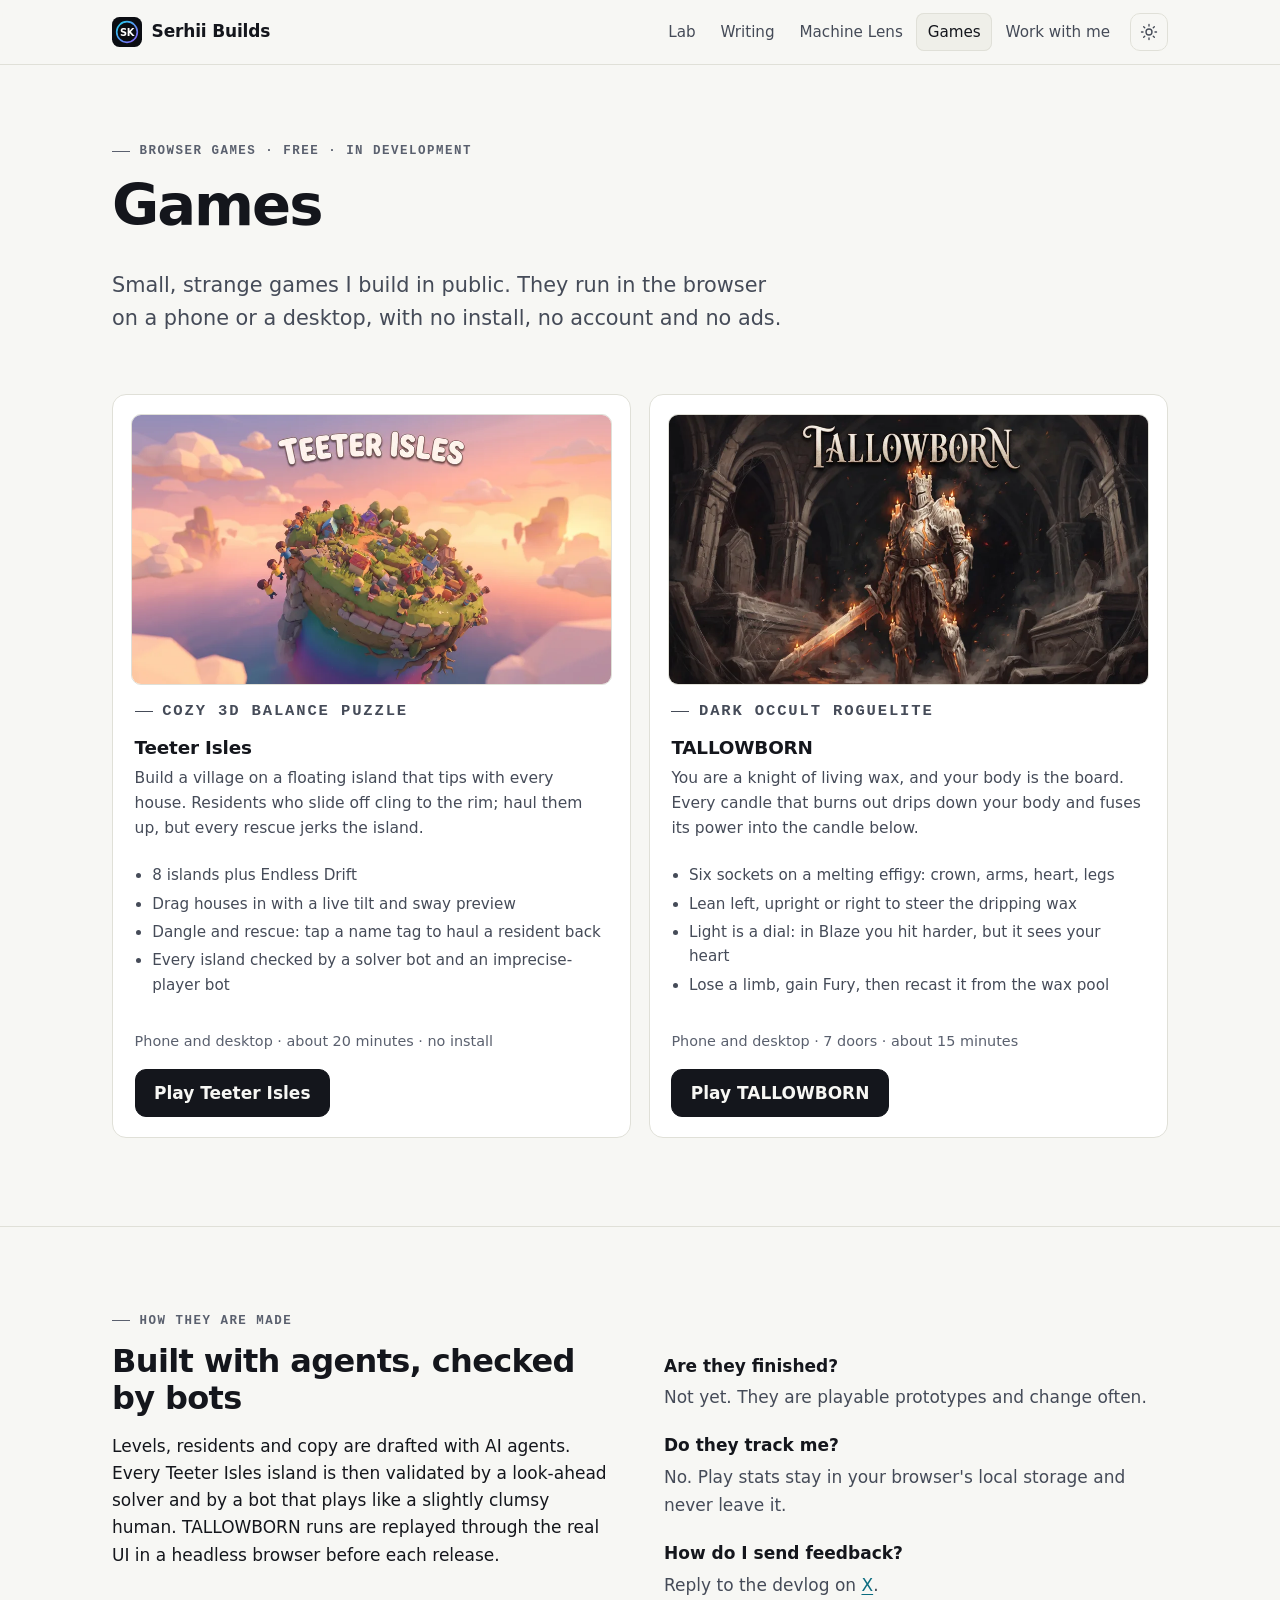
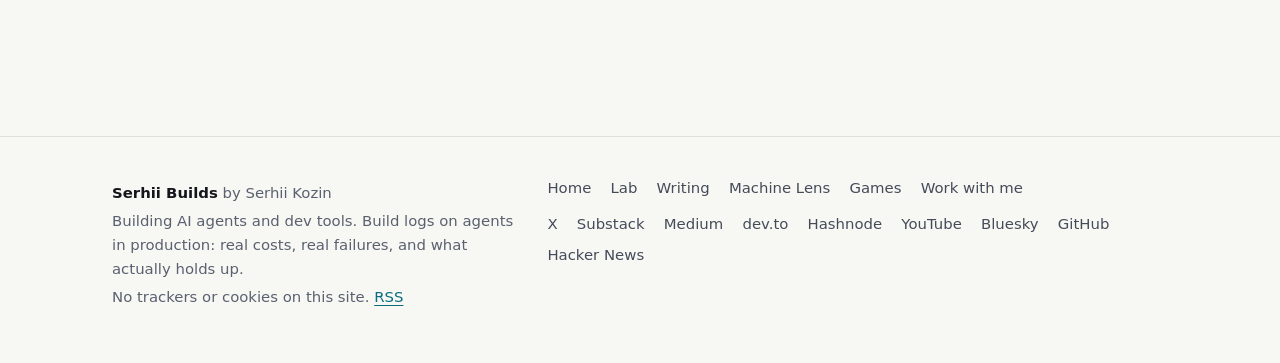
<file: games/index.html>
<!doctype html>
<html lang="en">
<head>
<meta charset="utf-8">
<meta name="viewport" content="width=device-width,initial-scale=1">
<title>Games by Serhii Builds: Teeter Isles and TALLOWBORN</title>
<meta name="description" content="Two free browser games built in public: Teeter Isles, a cozy 3D balance puzzle, and TALLOWBORN, a dark occult roguelite where your wax body is the board.">
<meta name="author" content="Serhii Kozin">
<link rel="canonical" href="https://serhii-kozin-mobile.github.io/games/">
<meta name="robots" content="index,follow,max-image-preview:large">
<meta property="og:type" content="website">
<meta property="og:site_name" content="Serhii Builds">
<meta property="og:locale" content="en_US">
<meta property="og:title" content="Games by Serhii Builds: Teeter Isles and TALLOWBORN">
<meta property="og:description" content="Two free browser games built in public: Teeter Isles, a cozy 3D balance puzzle, and TALLOWBORN, a dark occult roguelite where your wax body is the board.">
<meta property="og:url" content="https://serhii-kozin-mobile.github.io/games/">
<meta property="og:image" content="https://serhii-kozin-mobile.github.io/og/teeter-isles.jpg">
<meta property="og:image:type" content="image/jpeg">
<meta property="og:image:width" content="1200">
<meta property="og:image:height" content="630">
<meta property="og:image:alt" content="Teeter Isles: a floating island village with residents clinging to the rim.">
<meta name="twitter:card" content="summary_large_image">
<meta name="twitter:site" content="@SerhiiBuilds">
<meta name="twitter:creator" content="@SerhiiBuilds">
<meta name="twitter:title" content="Games by Serhii Builds: Teeter Isles and TALLOWBORN">
<meta name="twitter:description" content="Two free browser games built in public: Teeter Isles, a cozy 3D balance puzzle, and TALLOWBORN, a dark occult roguelite where your wax body is the board.">
<meta name="twitter:image" content="https://serhii-kozin-mobile.github.io/og/teeter-isles.jpg">
<meta name="twitter:image:alt" content="Teeter Isles: a floating island village with residents clinging to the rim.">

<meta name="theme-color" content="#0b0d12" media="(prefers-color-scheme: dark)">
<meta name="theme-color" content="#f7f7f4" media="(prefers-color-scheme: light)">
<link rel="icon" href="/favicon.ico" sizes="48x48">
<link rel="icon" href="/favicon.svg" type="image/svg+xml">
<link rel="apple-touch-icon" href="/apple-touch-icon.png">
<link rel="manifest" href="/site.webmanifest">
<link rel="alternate" type="application/rss+xml" title="Serhii Builds" href="/feed.xml">
<link rel="me" href="https://x.com/SerhiiBuilds">
<script>document.documentElement.classList.add("js");try{var t=localStorage.getItem("theme");if(t)document.documentElement.setAttribute("data-theme",t)}catch(e){}</script>
<style>:root{--bg:#0b0d12;--bg-2:#11141b;--card:#141823;--line:#252b3a;--line-2:#323a4e;--ink:#e8ebf2;--ink-2:#aab2c5;--ink-3:#7d869b;--accent:#4fd1e8;--accent-2:#9b7bff;--accent-ink:#05131a;--good:#5ee0a0;--warn:#ffb86b;--paper:#ffffff;--radius:14px;--sans:system-ui,-apple-system,"Segoe UI",Roboto,"Helvetica Neue",Arial,sans-serif;--mono:ui-monospace,SFMono-Regular,"SF Mono",Menlo,Consolas,"Liberation Mono",monospace;--max:1120px;color-scheme:dark}@media (prefers-color-scheme:light){:root:not([data-theme="dark"]){--bg:#f7f7f4;--bg-2:#efefe9;--card:#ffffff;--line:#e0e0d8;--line-2:#cfcfc5;--ink:#14161c;--ink-2:#454b58;--ink-3:#5a606e;--accent:#0b6c80;--accent-2:#6a46e5;--accent-ink:#ffffff;--good:#0e7646;--warn:#a85a00;color-scheme:light}}:root[data-theme="light"]{--bg:#f7f7f4;--bg-2:#efefe9;--card:#ffffff;--line:#e0e0d8;--line-2:#cfcfc5;--ink:#14161c;--ink-2:#454b58;--ink-3:#5a606e;--accent:#0b6c80;--accent-2:#6a46e5;--accent-ink:#ffffff;--good:#0e7646;--warn:#a85a00;color-scheme:light}*{box-sizing:border-box}html{-webkit-text-size-adjust:100%;scroll-padding-top:5rem}body{margin:0;background:var(--bg);color:var(--ink);font:17px/1.6 var(--sans);text-rendering:optimizeLegibility;-webkit-font-smoothing:antialiased}img{max-width:100%;height:auto;display:block}a{color:var(--accent);text-underline-offset:.2em;text-decoration-thickness:1px}a:hover{text-decoration-thickness:2px}:focus-visible{outline:2px solid var(--accent);outline-offset:3px;border-radius:4px}code{font-family:var(--mono);font-size:.88em;background:var(--bg-2);border:1px solid var(--line);padding:.05em .35em;border-radius:5px}h1,h2,h3{line-height:1.15;letter-spacing:-.02em;margin:0 0 .5em;font-weight:700}h1{font-size:clamp(2.1rem,5.2vw,3.6rem);letter-spacing:-.035em}h2{font-size:clamp(1.5rem,3vw,2rem)}h3{font-size:1.15rem;letter-spacing:-.01em}p{margin:0 0 1em}.wrap{max-width:var(--max);margin:0 auto;padding:0 clamp(1.1rem,4vw,2rem)}.skip{position:absolute;left:-999px;top:0;background:var(--accent);color:var(--accent-ink);padding:.6rem 1rem;z-index:100;border-radius:0 0 8px 0}.skip:focus{left:0}.sr{position:absolute!important;width:1px;height:1px;overflow:hidden;clip:rect(0 0 0 0);white-space:nowrap}.site-head{position:sticky;top:0;z-index:20;background:color-mix(in srgb,var(--bg) 86%,transparent);backdrop-filter:saturate(1.4) blur(10px);-webkit-backdrop-filter:saturate(1.4) blur(10px);border-bottom:1px solid var(--line)}.site-head .wrap{display:flex;align-items:center;gap:1rem;min-height:64px}.brand{display:flex;align-items:center;gap:.6rem;color:var(--ink);text-decoration:none;font-weight:700;letter-spacing:-.01em;white-space:nowrap}.brand svg{width:30px;height:30px;flex:none}.nav{margin-left:auto;display:flex;align-items:center;gap:.15rem}.nav a{color:var(--ink-2);text-decoration:none;padding:.45rem .7rem;border-radius:8px;font-size:.95rem}.nav a:hover{color:var(--ink);background:var(--bg-2)}.nav a[aria-current="page"]{color:var(--ink);background:var(--bg-2);box-shadow:inset 0 0 0 1px var(--line)}.theme-btn{margin-left:.4rem;width:38px;height:38px;border-radius:10px;border:1px solid var(--line);background:transparent;color:var(--ink-2);cursor:pointer;display:grid;place-items:center}.theme-btn:hover{color:var(--ink);border-color:var(--line-2)}.theme-btn svg{width:18px;height:18px}.menu-btn{display:none}@media (max-width:760px){.menu-btn{display:grid;margin-left:auto}.nav{display:none;position:absolute;top:64px;left:0;right:0;flex-direction:column;align-items:stretch;background:var(--bg);border-bottom:1px solid var(--line);padding:.5rem clamp(1.1rem,4vw,2rem) 1rem}.nav.open{display:flex}.nav a{padding:.75rem .6rem;font-size:1.05rem}.theme-btn.in-nav{margin:.4rem 0 0}}html:not(.js) .menu-btn{display:none}@media (max-width:760px){html:not(.js) .nav{display:flex;position:static;flex-direction:row;flex-wrap:wrap;border:0;padding:0}}main{display:block}.section{padding:clamp(3rem,7vw,5.5rem) 0;border-top:1px solid var(--line)}.section:first-child{border-top:0}.eyebrow{font:600 .78rem/1 var(--mono);letter-spacing:.12em;text-transform:uppercase;color:var(--ink-3);margin:0 0 1rem;display:flex;align-items:center;gap:.6rem}.eyebrow::before{content:"";width:18px;height:1px;background:currentColor}.lead{font-size:clamp(1.1rem,2vw,1.3rem);color:var(--ink-2);max-width:42rem}.muted{color:var(--ink-3)}.sec-head{display:flex;justify-content:space-between;align-items:end;gap:1rem;margin-bottom:1.8rem;flex-wrap:wrap}.sec-head h2{margin:0}.more{font-weight:600;text-decoration:none;white-space:nowrap}.more::after{content:" →"}.hero{position:relative;padding:clamp(3.5rem,9vw,7rem) 0 clamp(3rem,7vw,5rem);overflow:hidden}.hero::before{content:"";position:absolute;inset:0;background-image:linear-gradient(var(--line) 1px,transparent 1px),linear-gradient(90deg,var(--line) 1px,transparent 1px);background-size:48px 48px;mask-image:radial-gradient(ellipse 70% 80% at 75% 30%,#000 10%,transparent 70%);-webkit-mask-image:radial-gradient(ellipse 70% 80% at 75% 30%,#000 10%,transparent 70%);opacity:.55;pointer-events:none}.hero .wrap{position:relative}.hero h1{max-width:17ch}.hero-grid{display:grid;grid-template-columns:1.35fr 1fr;gap:3rem;align-items:center}@media (max-width:980px){.hero-grid{grid-template-columns:1fr}}.runlog{background:#07090d;color:#cdd5e4;border:1px solid #232a3a;border-radius:14px;font:500 .84rem/1.75 var(--mono);box-shadow:0 30px 70px -35px rgba(0,0,0,.6);overflow:hidden}.runlog .bar{display:flex;gap:.4rem;padding:.7rem .9rem;border-bottom:1px solid #1b2130;background:#0c0f15}.runlog .bar i{width:10px;height:10px;border-radius:50%;background:#2a3142}.runlog .bar span{margin-left:.5rem;color:#6f7890;font-size:.75rem}.runlog pre{margin:0;padding:1rem 1.1rem 1.1rem;white-space:pre-wrap;font:inherit}.runlog .c{color:#6f7890}.runlog .p{color:#4fd1e8}.runlog .v{color:#fff;font-weight:700}.runlog .ok{color:#5ee0a0}.runlog a{color:#9b7bff}.hero h1 em{font-style:normal;background:linear-gradient(90deg,var(--accent),var(--accent-2));-webkit-background-clip:text;background-clip:text;color:transparent}.hero .lead{margin:1.2rem 0 2rem}.btns{display:flex;flex-wrap:wrap;gap:.75rem}.btn{display:inline-flex;align-items:center;gap:.5rem;padding:.8rem 1.15rem;border-radius:11px;font-weight:650;text-decoration:none;border:1px solid var(--line-2);color:var(--ink);background:var(--card);line-height:1.2}.btn:hover{border-color:var(--ink-3)}.btn.primary{background:var(--ink);color:var(--bg);border-color:var(--ink)}.btn.primary:hover{opacity:.9}.btn svg{width:18px;height:18px}.hero-meta{margin-top:2.4rem;display:flex;flex-wrap:wrap;gap:.5rem 1.4rem;font:500 .85rem/1.4 var(--mono);color:var(--ink-3)}.hero-meta span::before{content:"▸ ";color:var(--accent)}.grid{display:grid;gap:1.1rem}.grid.three{grid-template-columns:repeat(auto-fit,minmax(290px,1fr))}.grid.two{grid-template-columns:repeat(2,1fr)}@media (max-width:700px){.grid.two{grid-template-columns:1fr}}.card{background:var(--card);border:1px solid var(--line);border-radius:var(--radius);padding:1.35rem 1.35rem 1.25rem;display:flex;flex-direction:column;position:relative}a.card{color:inherit;text-decoration:none;transition:border-color .15s,transform .15s}a.card:hover{border-color:var(--line-2);transform:translateY(-2px)}@media (prefers-reduced-motion:reduce){a.card,a.card:hover{transition:none;transform:none}}.receipt-top{display:flex;justify-content:space-between;gap:.5rem;font:500 .75rem/1.3 var(--mono);color:var(--ink-3);letter-spacing:.04em;text-transform:uppercase;padding-bottom:.9rem;margin-bottom:1rem;border-bottom:1px dashed var(--line-2)}.big{font:700 clamp(1.9rem,4vw,2.5rem)/1.05 var(--mono);letter-spacing:-.04em;margin:0 0 .6rem;color:var(--ink)}.big.grad{background:linear-gradient(90deg,var(--accent),var(--accent-2));-webkit-background-clip:text;background-clip:text;color:transparent}.card h3,.card h2{margin:.2rem 0 .5rem;font-size:1.15rem;letter-spacing:-.01em}.card p{color:var(--ink-2);font-size:.97rem}.card p.big{font-size:clamp(1.7rem,3.4vw,2.3rem);color:var(--ink);white-space:nowrap}.card p.big.long{font-size:clamp(1.35rem,2.4vw,1.75rem);line-height:1.35}.card .foot{margin-top:auto;padding-top:.8rem;font-size:.9rem;color:var(--ink-3);display:flex;justify-content:space-between;gap:.5rem;flex-wrap:wrap}.pill{display:inline-flex;align-items:center;gap:.35rem;font:600 .72rem/1 var(--mono);letter-spacing:.05em;text-transform:uppercase;padding:.35rem .55rem;border-radius:999px;border:1px solid var(--line-2);color:var(--ink-2);white-space:nowrap}.pill.ok{color:var(--good);border-color:color-mix(in srgb,var(--good) 40%,transparent)}.pill.dev{color:var(--warn);border-color:color-mix(in srgb,var(--warn) 45%,transparent)}.pill.ok::before,.pill.dev::before{content:"";width:6px;height:6px;border-radius:50%;background:currentColor}.tags{display:flex;flex-wrap:wrap;gap:.4rem;margin:.2rem 0 0;padding:0;list-style:none}.tags li{font:500 .75rem/1 var(--mono);color:var(--ink-3);padding:.3rem .5rem;border-radius:6px;background:var(--bg-2)}.list{list-style:none;margin:0;padding:0;border-top:1px solid var(--line)}.list li{padding:1.1rem 0;border-bottom:1px solid var(--line);display:grid;grid-template-columns:8.5rem 1fr;gap:.3rem 1.2rem;align-items:baseline}.list .date{font:500 .85rem/1.4 var(--mono);color:var(--ink-3)}.list h3{margin:0;font-size:1.1rem}.list h3 a{color:var(--ink);text-decoration:none}.list h3 a:hover{color:var(--accent)}.list p{grid-column:2;margin:.15rem 0 0;color:var(--ink-2);font-size:.97rem}.list .links{grid-column:2;display:flex;gap:.9rem;flex-wrap:wrap;font-size:.92rem;margin-top:.35rem}@media (max-width:620px){.list li{grid-template-columns:1fr}.list p,.list .links{grid-column:1}}.features{display:grid;grid-template-columns:repeat(auto-fit,minmax(240px,1fr));gap:1.6rem 2rem;margin:0;padding:0;list-style:none}.features li{border-left:2px solid var(--line-2);padding:0 0 0 1rem}.features h3{margin:0 0 .35rem;font-size:1.05rem}.features p{color:var(--ink-2);margin:0;font-size:.96rem}.features .num{font:600 .78rem/1 var(--mono);color:var(--accent);display:block;margin-bottom:.55rem}.cta{background:linear-gradient(135deg,color-mix(in srgb,var(--accent) 14%,var(--card)),color-mix(in srgb,var(--accent-2) 14%,var(--card)));border:1px solid var(--line-2);border-radius:20px;padding:clamp(1.6rem,4vw,2.8rem);display:grid;grid-template-columns:1.4fr 1fr;gap:1.5rem 2.5rem;align-items:center}.cta h2{margin-bottom:.4rem}.cta p{color:var(--ink-2);margin:0}.cta .btns{justify-content:flex-end}@media (max-width:760px){.cta{grid-template-columns:1fr}.cta .btns{justify-content:flex-start}}.page-head{padding-top:clamp(3rem,7vw,5rem);padding-bottom:clamp(1.5rem,3vw,2.5rem)}.page-head h1{max-width:22ch}.page-head.study h1{font-size:clamp(1.9rem,4.4vw,3rem);max-width:26ch}.meta-row{display:flex;flex-wrap:wrap;gap:.6rem 1rem;align-items:center;margin-top:1.2rem;font:500 .85rem/1.4 var(--mono);color:var(--ink-3)}.prose{max-width:44rem}.prose h2{font-size:1.45rem;margin:2.6rem 0 .8rem}.prose ul{padding-left:1.2rem;margin:0 0 1.2rem}.prose li{margin:.45rem 0;color:var(--ink-2)}.prose li strong{color:var(--ink)}.prose p{color:var(--ink-2)}.headline{border:1px solid var(--line);background:var(--card);border-radius:var(--radius);padding:1.4rem 1.5rem;margin:0 0 2rem;max-width:44rem}.headline .big{font-size:clamp(2.2rem,6vw,3.2rem)}.headline p{margin:0;color:var(--ink-2)}figure{margin:2rem 0}.chart img{margin:0 auto}.chart{background:var(--paper);border-radius:12px;padding:clamp(.4rem,1.5vw,1rem);border:1px solid var(--line)}figcaption{font-size:.9rem;color:var(--ink-3);margin-top:.6rem}.wide{max-width:60rem}.note{border-left:3px solid var(--warn);background:var(--bg-2);padding:1rem 1.2rem;border-radius:0 10px 10px 0;color:var(--ink-2);max-width:44rem;font-size:.96rem}.note strong{color:var(--ink)}.two-col{display:grid;grid-template-columns:1fr 1fr;gap:2rem 3rem}@media (max-width:820px){.two-col{grid-template-columns:1fr}}.back{font-size:.92rem;text-decoration:none}.back::before{content:"← "}.ml-hero{display:grid;grid-template-columns:1.1fr 1fr;gap:2.5rem;align-items:center}@media (max-width:880px){.ml-hero{grid-template-columns:1fr}}.mock{background:var(--card);border:1px solid var(--line-2);border-radius:16px;padding:1.1rem;box-shadow:0 30px 60px -30px rgba(0,0,0,.45)}.mock-bar{display:flex;gap:.4rem;margin-bottom:1rem}.mock-bar i{width:10px;height:10px;border-radius:50%;background:var(--line-2)}.mock-row{display:grid;grid-template-columns:5.5rem 1fr;gap:.8rem;align-items:center;margin:.85rem 0;font:500 .82rem/1 var(--mono);color:var(--ink-2)}.mock-track{height:12px;border-radius:6px;background:var(--bg-2);overflow:hidden;display:flex}.mock-track span{display:block;height:100%}.mock-cap{font-size:.8rem;color:var(--ink-3);margin-top:1rem;font-family:var(--mono)}.faq dt{font-weight:650;margin-top:1.3rem}.faq dd{margin:.3rem 0 0;color:var(--ink-2)}.about-grid{display:grid;grid-template-columns:200px 1fr;gap:2.5rem;align-items:start}.about-grid img{border-radius:20px;border:1px solid var(--line)}@media (max-width:700px){.about-grid{grid-template-columns:1fr}.about-grid img{width:120px}}.steps{counter-reset:s;list-style:none;padding:0;margin:0;display:grid;gap:1rem}.steps li{counter-increment:s;padding-left:2.6rem;position:relative;color:var(--ink-2)}.steps li::before{content:counter(s,decimal-leading-zero);position:absolute;left:0;top:.05rem;font:600 .85rem/1.6 var(--mono);color:var(--accent)}.steps strong{color:var(--ink)}.site-foot{border-top:1px solid var(--line);padding:2.5rem 0 3rem;margin-top:2rem;font-size:.93rem;color:var(--ink-3)}.foot-grid{display:grid;grid-template-columns:1.3fr 2fr;gap:2rem}@media (max-width:760px){.foot-grid{grid-template-columns:1fr}}.social{display:flex;flex-wrap:wrap;gap:.4rem 1.2rem;list-style:none;margin:0;padding:0}.social a{color:var(--ink-2);text-decoration:none}.social a:hover{color:var(--accent)}.site-foot p{margin:.3rem 0}.nf{min-height:55vh;display:flex;flex-direction:column;justify-content:center}.nf .big{font-size:clamp(4rem,14vw,8rem)}@media (max-width:520px){.runlog{font-size:.7rem}.runlog pre{padding:.85rem .8rem}}picture{display:block}.crumbs{font-size:.92rem;color:var(--ink-3)}.crumbs a{text-decoration:underline;text-decoration-color:color-mix(in srgb,currentColor 45%,transparent)}div.mock{margin:2rem 0}.mock-cap{margin-bottom:0}.game .shot{display:block;border-radius:10px;overflow:hidden;border:1px solid var(--line);margin:-.2rem -.2rem 0}.game .shot img{width:100%;aspect-ratio:16/9;object-fit:cover;transition:transform .3s}.game .shot:hover img{transform:scale(1.03)}.game h2{margin:.1rem 0 .5rem}.gl{margin:.2rem 0 1rem;padding-left:1.1rem;color:var(--ink-2);font-size:.95rem}.gl li{margin:.25rem 0}</style>
</head>
<body>
<a class="skip" href="#main">Skip to content</a>
<header class="site-head"><div class="wrap">
<a class="brand" href="/"><svg viewBox="0 0 64 64" aria-hidden="true"><defs><linearGradient id="g" x1="0" y1="0" x2="1" y2="1"><stop offset="0" stop-color="#22d3ee"/><stop offset="1" stop-color="#8b5cf6"/></linearGradient></defs><rect width="64" height="64" rx="16" fill="#0b0d12"/><circle cx="32" cy="32" r="22" fill="none" stroke="url(#g)" stroke-width="3.5"/><text x="32" y="39.5" text-anchor="middle" font-family="system-ui,Segoe UI,Arial,sans-serif" font-weight="800" font-size="21" fill="#fff" letter-spacing="-1">SK</text></svg><span>Serhii Builds</span></a>
<button class="theme-btn menu-btn" data-menu aria-expanded="false" aria-controls="nav" aria-label="Menu"><svg viewBox="0 0 24 24" aria-hidden="true" fill="none" stroke="currentColor" stroke-width="1.8" stroke-linecap="round"><path d="M4 7h16M4 12h16M4 17h16"/></svg></button>
<nav class="nav" id="nav" aria-label="Main"><a href="/lab/">Lab</a><a href="/writing/">Writing</a><a href="/machine-lens/">Machine Lens</a><a href="/games/" aria-current="page">Games</a><a href="/about/">Work with me</a><button class="theme-btn in-nav" data-theme-toggle aria-label="Toggle theme"><svg viewBox="0 0 24 24" aria-hidden="true" fill="none" stroke="currentColor" stroke-width="1.8" stroke-linecap="round"><circle cx="12" cy="12" r="4"/><path d="M12 2v2M12 20v2M4.9 4.9l1.4 1.4M17.7 17.7l1.4 1.4M2 12h2M20 12h2M4.9 19.1l1.4-1.4M17.7 6.3l1.4-1.4"/></svg></button></nav>
</div></header>
<main id="main">
<div class="wrap page-head"><p class="eyebrow">Browser games · free · in development</p><h1>Games</h1><p class="lead">Small, strange games I build in public. They run in the browser on a phone or a desktop, with no install, no account and no ads.</p></div>
<section class="section" style="border-top:0;padding-top:0"><div class="wrap"><div class="grid two"><article class="card game"><a class="shot" href="/games/teeter-isles/"><img src="/games/teeter-isles.webp" width="960" height="536" loading="lazy" alt="Teeter Isles cover art"></a><p class="eyebrow" style="margin-top:1.2rem">Cozy 3D balance puzzle</p><h2>Teeter Isles</h2><p>Build a village on a floating island that tips with every house. Residents who slide off cling to the rim; haul them up, but every rescue jerks the island.</p><ul class="gl"><li>8 islands plus Endless Drift</li><li>Drag houses in with a live tilt and sway preview</li><li>Dangle and rescue: tap a name tag to haul a resident back</li><li>Every island checked by a solver bot and an imprecise-player bot</li></ul><div class="foot"><span>Phone and desktop · about 20 minutes · no install</span></div><div class="btns" style="margin-top:1rem"><a class="btn primary" href="/games/teeter-isles/">Play Teeter Isles</a></div></article><article class="card game"><a class="shot" href="/games/tallowborn/"><img src="/games/tallowborn.webp" width="960" height="536" loading="lazy" alt="TALLOWBORN cover art"></a><p class="eyebrow" style="margin-top:1.2rem">Dark occult roguelite</p><h2>TALLOWBORN</h2><p>You are a knight of living wax, and your body is the board. Every candle that burns out drips down your body and fuses its power into the candle below.</p><ul class="gl"><li>Six sockets on a melting effigy: crown, arms, heart, legs</li><li>Lean left, upright or right to steer the dripping wax</li><li>Light is a dial: in Blaze you hit harder, but it sees your heart</li><li>Lose a limb, gain Fury, then recast it from the wax pool</li></ul><div class="foot"><span>Phone and desktop · 7 doors · about 15 minutes</span></div><div class="btns" style="margin-top:1rem"><a class="btn primary" href="/games/tallowborn/">Play TALLOWBORN</a></div></article></div></div></section>
<section class="section"><div class="wrap two-col"><div><p class="eyebrow">How they are made</p><h2>Built with agents, checked by bots</h2><p>Levels, residents and copy are drafted with AI agents. Every Teeter Isles island is then validated by a look-ahead solver and by a bot that plays like a slightly clumsy human. TALLOWBORN runs are replayed through the real UI in a headless browser before each release.</p></div><dl class="faq"><dt>Are they finished?</dt><dd>Not yet. They are playable prototypes and change often.</dd><dt>Do they track me?</dt><dd>No. Play stats stay in your browser's local storage and never leave it.</dd><dt>How do I send feedback?</dt><dd>Reply to the devlog on <a href="https://x.com/SerhiiBuilds">X</a>.</dd></dl></div></section>
</main>
<footer class="site-foot"><div class="wrap foot-grid">
<div><p><strong style="color:var(--ink)">Serhii Builds</strong> by Serhii Kozin</p><p>Building AI agents and dev tools. Build logs on agents in production: real costs, real failures, and what actually holds up.</p><p>No trackers or cookies on this site. <a href="/feed.xml">RSS</a></p></div>
<div><p class="sr">Site</p><ul class="social"><li><a href="/">Home</a></li><li><a href="/lab/">Lab</a></li><li><a href="/writing/">Writing</a></li><li><a href="/machine-lens/">Machine Lens</a></li><li><a href="/games/">Games</a></li><li><a href="/about/">Work with me</a></li></ul><p class="sr">Elsewhere</p><ul class="social" style="margin-top:.8rem"><li><a href="https://x.com/SerhiiBuilds" rel="me noopener">X</a></li><li><a href="https://serhiibuilds.substack.com" rel="me noopener">Substack</a></li><li><a href="https://medium.com/@serhiibuilds" rel="me noopener">Medium</a></li><li><a href="https://dev.to/serhiibuilds" rel="me noopener">dev.to</a></li><li><a href="https://serhiibuilds.hashnode.dev" rel="me noopener">Hashnode</a></li><li><a href="https://www.youtube.com/@serhii.builds" rel="me noopener">YouTube</a></li><li><a href="https://bsky.app/profile/serhiibuilds.bsky.social" rel="me noopener">Bluesky</a></li><li><a href="https://github.com/serhii-kozin-mobile" rel="me noopener">GitHub</a></li><li><a href="https://news.ycombinator.com/user?id=serhiibuilds" rel="me noopener">Hacker News</a></li></ul></div>
</div></footer>
<script>(function(){
  var d=document.documentElement, KEY="theme";
  d.classList.add("js");
  function cur(){return d.getAttribute("data-theme")||(matchMedia("(prefers-color-scheme: light)").matches?"light":"dark")}
  function label(b){var t=cur();b.setAttribute("aria-label",t==="dark"?"Switch to light theme":"Switch to dark theme");b.setAttribute("title",b.getAttribute("aria-label"))}
  document.addEventListener("DOMContentLoaded",function(){
    document.querySelectorAll("[data-theme-toggle]").forEach(function(b){
      label(b);
      b.addEventListener("click",function(){
        var n=cur()==="dark"?"light":"dark";
        d.setAttribute("data-theme",n);
        try{localStorage.setItem(KEY,n)}catch(e){}
        document.querySelectorAll("[data-theme-toggle]").forEach(label);
      });
    });
    var m=document.querySelector("[data-menu]"),nav=document.getElementById("nav");
    if(m&&nav){m.addEventListener("click",function(){var o=nav.classList.toggle("open");m.setAttribute("aria-expanded",o?"true":"false")})}
  });
})();</script>
</body>
</html>
</file>
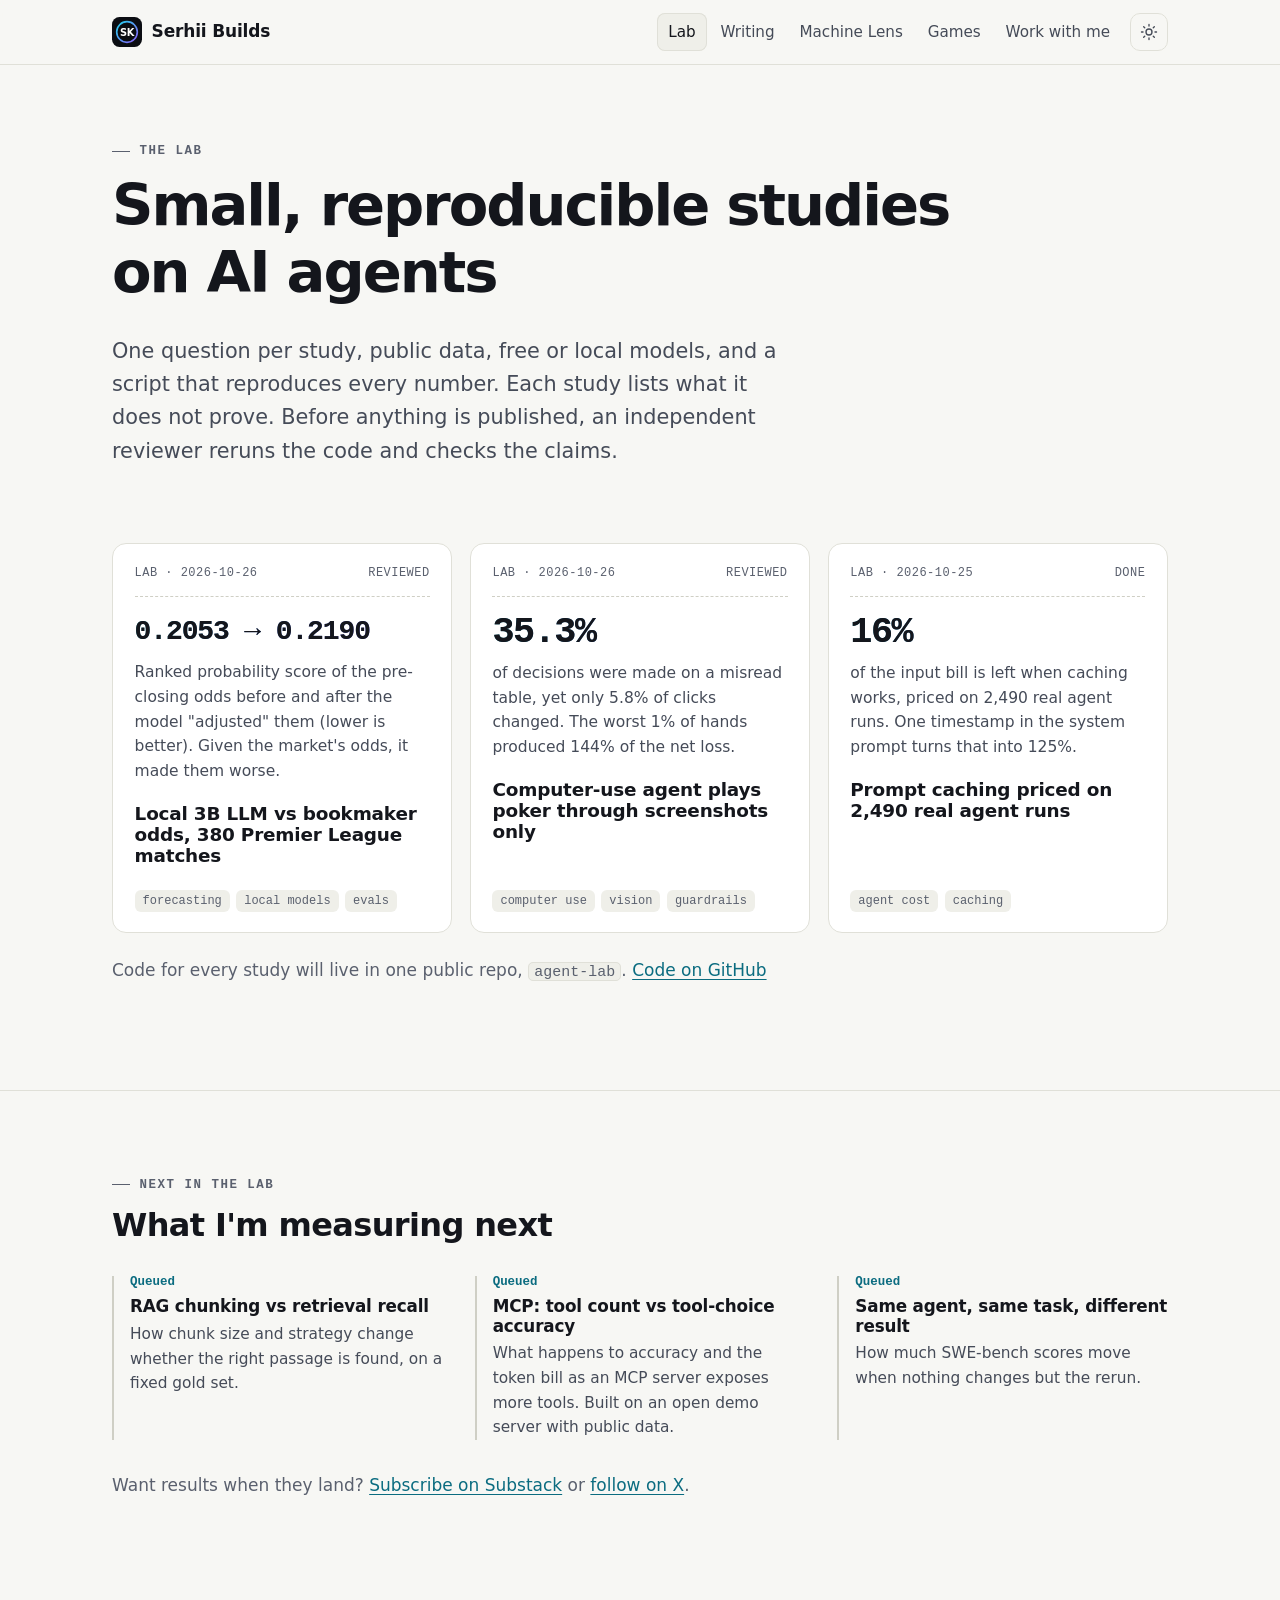
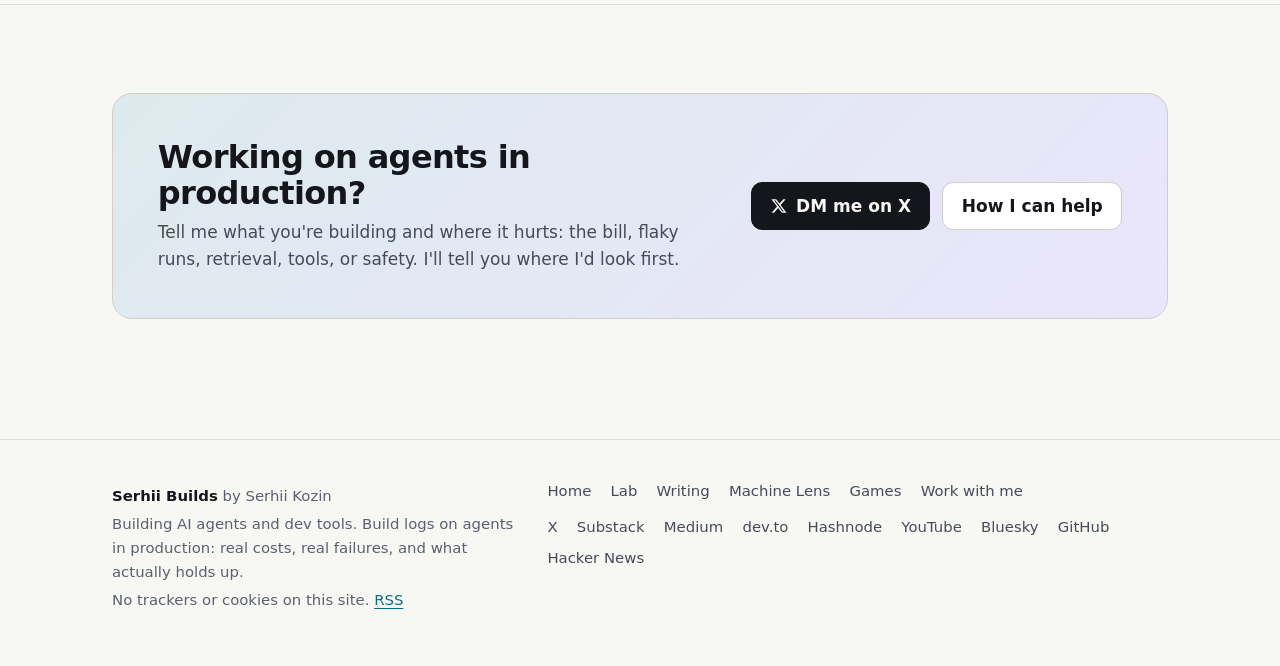
<file: lab/index.html>
<!doctype html>
<html lang="en">
<head>
<meta charset="utf-8">
<meta name="viewport" content="width=device-width,initial-scale=1">
<title>AI agent studies: cost, failures, evals · Serhii Builds</title>
<meta name="description" content="Reproducible AI agent studies: prompt caching costs, a screenshot-only poker agent, an LLM vs bookmaker backtest. Data sources and limits included.">
<meta name="author" content="Serhii Kozin">
<link rel="canonical" href="https://serhii-kozin-mobile.github.io/lab/">
<meta name="robots" content="index,follow,max-image-preview:large">
<meta property="og:type" content="website">
<meta property="og:site_name" content="Serhii Builds">
<meta property="og:locale" content="en_US">
<meta property="og:title" content="AI agent studies: cost, failures, evals">
<meta property="og:description" content="Reproducible AI agent studies: prompt caching costs, a screenshot-only poker agent, an LLM vs bookmaker backtest. Data sources and limits included.">
<meta property="og:url" content="https://serhii-kozin-mobile.github.io/lab/">
<meta property="og:image" content="https://serhii-kozin-mobile.github.io/og/lab.png">
<meta property="og:image:type" content="image/png">
<meta property="og:image:width" content="1200">
<meta property="og:image:height" content="630">
<meta property="og:image:alt" content="The lab: small, reproducible studies on AI agents.">
<meta name="twitter:card" content="summary_large_image">
<meta name="twitter:site" content="@SerhiiBuilds">
<meta name="twitter:creator" content="@SerhiiBuilds">
<meta name="twitter:title" content="AI agent studies: cost, failures, evals">
<meta name="twitter:description" content="Reproducible AI agent studies: prompt caching costs, a screenshot-only poker agent, an LLM vs bookmaker backtest. Data sources and limits included.">
<meta name="twitter:image" content="https://serhii-kozin-mobile.github.io/og/lab.png">
<meta name="twitter:image:alt" content="The lab: small, reproducible studies on AI agents.">
<script type="application/ld+json">{"@context":"https://schema.org","@graph":[{"@type":"Person","@id":"https://serhii-kozin-mobile.github.io/#person","name":"Serhii Kozin","alternateName":"Serhii Builds","url":"https://serhii-kozin-mobile.github.io/about/","jobTitle":"AI agent developer","description":"Builds AI agents and developer tools, and publishes reproducible studies on what agents in production cost and where they break.","knowsAbout":["AI agents","LLM evaluation","Retrieval-augmented generation","Model Context Protocol","Prompt caching","Computer-use agents","LLM cost optimization"],"sameAs":["https://x.com/SerhiiBuilds","https://serhiibuilds.substack.com","https://medium.com/@serhiibuilds","https://dev.to/serhiibuilds","https://serhiibuilds.hashnode.dev","https://www.youtube.com/@serhii.builds","https://bsky.app/profile/serhiibuilds.bsky.social","https://github.com/serhii-kozin-mobile","https://news.ycombinator.com/user?id=serhiibuilds","https://substack.com/@serhiibuilds"]},{"@type":"WebSite","@id":"https://serhii-kozin-mobile.github.io/#website","url":"https://serhii-kozin-mobile.github.io/","name":"Serhii Builds","alternateName":["SerhiiBuilds","Serhii Kozin"],"description":"Building AI agents and dev tools. Build logs on agents in production: real costs, real failures, and what actually holds up.","inLanguage":"en","publisher":{"@id":"https://serhii-kozin-mobile.github.io/#person"}},{"@type":"CollectionPage","@id":"https://serhii-kozin-mobile.github.io/lab/#webpage","url":"https://serhii-kozin-mobile.github.io/lab/","name":"Small, reproducible studies on AI agents","description":"Reproducible AI agent studies: prompt caching costs, a screenshot-only poker agent, an LLM vs bookmaker backtest. Data sources and limits included.","isPartOf":{"@id":"https://serhii-kozin-mobile.github.io/#website"},"inLanguage":"en","breadcrumb":{"@id":"https://serhii-kozin-mobile.github.io/lab/#breadcrumb"},"mainEntity":{"@type":"ItemList","itemListElement":[{"@type":"ListItem","position":1,"url":"https://serhii-kozin-mobile.github.io/lab/llm-vs-bookmaker-epl/","name":"I gave a small local LLM the bookmaker's odds. It made them worse."},{"@type":"ListItem","position":2,"url":"https://serhii-kozin-mobile.github.io/lab/poker-vision-agent/","name":"An agent that only has eyes: where screen-reading breaks"},{"@type":"ListItem","position":3,"url":"https://serhii-kozin-mobile.github.io/lab/prompt-cache-agent-loop/","name":"What prompt caching actually saves on a real agent loop"}]}},{"@type":"BreadcrumbList","@id":"https://serhii-kozin-mobile.github.io/lab/#breadcrumb","itemListElement":[{"@type":"ListItem","position":1,"name":"Home","item":"https://serhii-kozin-mobile.github.io/"},{"@type":"ListItem","position":2,"name":"Lab","item":"https://serhii-kozin-mobile.github.io/lab/"}]}]}</script>
<meta name="theme-color" content="#0b0d12" media="(prefers-color-scheme: dark)">
<meta name="theme-color" content="#f7f7f4" media="(prefers-color-scheme: light)">
<link rel="icon" href="/favicon.ico" sizes="48x48">
<link rel="icon" href="/favicon.svg" type="image/svg+xml">
<link rel="apple-touch-icon" href="/apple-touch-icon.png">
<link rel="manifest" href="/site.webmanifest">
<link rel="alternate" type="application/rss+xml" title="Serhii Builds" href="/feed.xml">
<link rel="me" href="https://x.com/SerhiiBuilds">
<script>document.documentElement.classList.add("js");try{var t=localStorage.getItem("theme");if(t)document.documentElement.setAttribute("data-theme",t)}catch(e){}</script>
<style>:root{--bg:#0b0d12;--bg-2:#11141b;--card:#141823;--line:#252b3a;--line-2:#323a4e;--ink:#e8ebf2;--ink-2:#aab2c5;--ink-3:#7d869b;--accent:#4fd1e8;--accent-2:#9b7bff;--accent-ink:#05131a;--good:#5ee0a0;--warn:#ffb86b;--paper:#ffffff;--radius:14px;--sans:system-ui,-apple-system,"Segoe UI",Roboto,"Helvetica Neue",Arial,sans-serif;--mono:ui-monospace,SFMono-Regular,"SF Mono",Menlo,Consolas,"Liberation Mono",monospace;--max:1120px;color-scheme:dark}@media (prefers-color-scheme:light){:root:not([data-theme="dark"]){--bg:#f7f7f4;--bg-2:#efefe9;--card:#ffffff;--line:#e0e0d8;--line-2:#cfcfc5;--ink:#14161c;--ink-2:#454b58;--ink-3:#5a606e;--accent:#0b6c80;--accent-2:#6a46e5;--accent-ink:#ffffff;--good:#0e7646;--warn:#a85a00;color-scheme:light}}:root[data-theme="light"]{--bg:#f7f7f4;--bg-2:#efefe9;--card:#ffffff;--line:#e0e0d8;--line-2:#cfcfc5;--ink:#14161c;--ink-2:#454b58;--ink-3:#5a606e;--accent:#0b6c80;--accent-2:#6a46e5;--accent-ink:#ffffff;--good:#0e7646;--warn:#a85a00;color-scheme:light}*{box-sizing:border-box}html{-webkit-text-size-adjust:100%;scroll-padding-top:5rem}body{margin:0;background:var(--bg);color:var(--ink);font:17px/1.6 var(--sans);text-rendering:optimizeLegibility;-webkit-font-smoothing:antialiased}img{max-width:100%;height:auto;display:block}a{color:var(--accent);text-underline-offset:.2em;text-decoration-thickness:1px}a:hover{text-decoration-thickness:2px}:focus-visible{outline:2px solid var(--accent);outline-offset:3px;border-radius:4px}code{font-family:var(--mono);font-size:.88em;background:var(--bg-2);border:1px solid var(--line);padding:.05em .35em;border-radius:5px}h1,h2,h3{line-height:1.15;letter-spacing:-.02em;margin:0 0 .5em;font-weight:700}h1{font-size:clamp(2.1rem,5.2vw,3.6rem);letter-spacing:-.035em}h2{font-size:clamp(1.5rem,3vw,2rem)}h3{font-size:1.15rem;letter-spacing:-.01em}p{margin:0 0 1em}.wrap{max-width:var(--max);margin:0 auto;padding:0 clamp(1.1rem,4vw,2rem)}.skip{position:absolute;left:-999px;top:0;background:var(--accent);color:var(--accent-ink);padding:.6rem 1rem;z-index:100;border-radius:0 0 8px 0}.skip:focus{left:0}.sr{position:absolute!important;width:1px;height:1px;overflow:hidden;clip:rect(0 0 0 0);white-space:nowrap}.site-head{position:sticky;top:0;z-index:20;background:color-mix(in srgb,var(--bg) 86%,transparent);backdrop-filter:saturate(1.4) blur(10px);-webkit-backdrop-filter:saturate(1.4) blur(10px);border-bottom:1px solid var(--line)}.site-head .wrap{display:flex;align-items:center;gap:1rem;min-height:64px}.brand{display:flex;align-items:center;gap:.6rem;color:var(--ink);text-decoration:none;font-weight:700;letter-spacing:-.01em;white-space:nowrap}.brand svg{width:30px;height:30px;flex:none}.nav{margin-left:auto;display:flex;align-items:center;gap:.15rem}.nav a{color:var(--ink-2);text-decoration:none;padding:.45rem .7rem;border-radius:8px;font-size:.95rem}.nav a:hover{color:var(--ink);background:var(--bg-2)}.nav a[aria-current="page"]{color:var(--ink);background:var(--bg-2);box-shadow:inset 0 0 0 1px var(--line)}.theme-btn{margin-left:.4rem;width:38px;height:38px;border-radius:10px;border:1px solid var(--line);background:transparent;color:var(--ink-2);cursor:pointer;display:grid;place-items:center}.theme-btn:hover{color:var(--ink);border-color:var(--line-2)}.theme-btn svg{width:18px;height:18px}.menu-btn{display:none}@media (max-width:760px){.menu-btn{display:grid;margin-left:auto}.nav{display:none;position:absolute;top:64px;left:0;right:0;flex-direction:column;align-items:stretch;background:var(--bg);border-bottom:1px solid var(--line);padding:.5rem clamp(1.1rem,4vw,2rem) 1rem}.nav.open{display:flex}.nav a{padding:.75rem .6rem;font-size:1.05rem}.theme-btn.in-nav{margin:.4rem 0 0}}html:not(.js) .menu-btn{display:none}@media (max-width:760px){html:not(.js) .nav{display:flex;position:static;flex-direction:row;flex-wrap:wrap;border:0;padding:0}}main{display:block}.section{padding:clamp(3rem,7vw,5.5rem) 0;border-top:1px solid var(--line)}.section:first-child{border-top:0}.eyebrow{font:600 .78rem/1 var(--mono);letter-spacing:.12em;text-transform:uppercase;color:var(--ink-3);margin:0 0 1rem;display:flex;align-items:center;gap:.6rem}.eyebrow::before{content:"";width:18px;height:1px;background:currentColor}.lead{font-size:clamp(1.1rem,2vw,1.3rem);color:var(--ink-2);max-width:42rem}.muted{color:var(--ink-3)}.sec-head{display:flex;justify-content:space-between;align-items:end;gap:1rem;margin-bottom:1.8rem;flex-wrap:wrap}.sec-head h2{margin:0}.more{font-weight:600;text-decoration:none;white-space:nowrap}.more::after{content:" →"}.hero{position:relative;padding:clamp(3.5rem,9vw,7rem) 0 clamp(3rem,7vw,5rem);overflow:hidden}.hero::before{content:"";position:absolute;inset:0;background-image:linear-gradient(var(--line) 1px,transparent 1px),linear-gradient(90deg,var(--line) 1px,transparent 1px);background-size:48px 48px;mask-image:radial-gradient(ellipse 70% 80% at 75% 30%,#000 10%,transparent 70%);-webkit-mask-image:radial-gradient(ellipse 70% 80% at 75% 30%,#000 10%,transparent 70%);opacity:.55;pointer-events:none}.hero .wrap{position:relative}.hero h1{max-width:17ch}.hero-grid{display:grid;grid-template-columns:1.35fr 1fr;gap:3rem;align-items:center}@media (max-width:980px){.hero-grid{grid-template-columns:1fr}}.runlog{background:#07090d;color:#cdd5e4;border:1px solid #232a3a;border-radius:14px;font:500 .84rem/1.75 var(--mono);box-shadow:0 30px 70px -35px rgba(0,0,0,.6);overflow:hidden}.runlog .bar{display:flex;gap:.4rem;padding:.7rem .9rem;border-bottom:1px solid #1b2130;background:#0c0f15}.runlog .bar i{width:10px;height:10px;border-radius:50%;background:#2a3142}.runlog .bar span{margin-left:.5rem;color:#6f7890;font-size:.75rem}.runlog pre{margin:0;padding:1rem 1.1rem 1.1rem;white-space:pre-wrap;font:inherit}.runlog .c{color:#6f7890}.runlog .p{color:#4fd1e8}.runlog .v{color:#fff;font-weight:700}.runlog .ok{color:#5ee0a0}.runlog a{color:#9b7bff}.hero h1 em{font-style:normal;background:linear-gradient(90deg,var(--accent),var(--accent-2));-webkit-background-clip:text;background-clip:text;color:transparent}.hero .lead{margin:1.2rem 0 2rem}.btns{display:flex;flex-wrap:wrap;gap:.75rem}.btn{display:inline-flex;align-items:center;gap:.5rem;padding:.8rem 1.15rem;border-radius:11px;font-weight:650;text-decoration:none;border:1px solid var(--line-2);color:var(--ink);background:var(--card);line-height:1.2}.btn:hover{border-color:var(--ink-3)}.btn.primary{background:var(--ink);color:var(--bg);border-color:var(--ink)}.btn.primary:hover{opacity:.9}.btn svg{width:18px;height:18px}.hero-meta{margin-top:2.4rem;display:flex;flex-wrap:wrap;gap:.5rem 1.4rem;font:500 .85rem/1.4 var(--mono);color:var(--ink-3)}.hero-meta span::before{content:"▸ ";color:var(--accent)}.grid{display:grid;gap:1.1rem}.grid.three{grid-template-columns:repeat(auto-fit,minmax(290px,1fr))}.grid.two{grid-template-columns:repeat(2,1fr)}@media (max-width:700px){.grid.two{grid-template-columns:1fr}}.card{background:var(--card);border:1px solid var(--line);border-radius:var(--radius);padding:1.35rem 1.35rem 1.25rem;display:flex;flex-direction:column;position:relative}a.card{color:inherit;text-decoration:none;transition:border-color .15s,transform .15s}a.card:hover{border-color:var(--line-2);transform:translateY(-2px)}@media (prefers-reduced-motion:reduce){a.card,a.card:hover{transition:none;transform:none}}.receipt-top{display:flex;justify-content:space-between;gap:.5rem;font:500 .75rem/1.3 var(--mono);color:var(--ink-3);letter-spacing:.04em;text-transform:uppercase;padding-bottom:.9rem;margin-bottom:1rem;border-bottom:1px dashed var(--line-2)}.big{font:700 clamp(1.9rem,4vw,2.5rem)/1.05 var(--mono);letter-spacing:-.04em;margin:0 0 .6rem;color:var(--ink)}.big.grad{background:linear-gradient(90deg,var(--accent),var(--accent-2));-webkit-background-clip:text;background-clip:text;color:transparent}.card h3,.card h2{margin:.2rem 0 .5rem;font-size:1.15rem;letter-spacing:-.01em}.card p{color:var(--ink-2);font-size:.97rem}.card p.big{font-size:clamp(1.7rem,3.4vw,2.3rem);color:var(--ink);white-space:nowrap}.card p.big.long{font-size:clamp(1.35rem,2.4vw,1.75rem);line-height:1.35}.card .foot{margin-top:auto;padding-top:.8rem;font-size:.9rem;color:var(--ink-3);display:flex;justify-content:space-between;gap:.5rem;flex-wrap:wrap}.pill{display:inline-flex;align-items:center;gap:.35rem;font:600 .72rem/1 var(--mono);letter-spacing:.05em;text-transform:uppercase;padding:.35rem .55rem;border-radius:999px;border:1px solid var(--line-2);color:var(--ink-2);white-space:nowrap}.pill.ok{color:var(--good);border-color:color-mix(in srgb,var(--good) 40%,transparent)}.pill.dev{color:var(--warn);border-color:color-mix(in srgb,var(--warn) 45%,transparent)}.pill.ok::before,.pill.dev::before{content:"";width:6px;height:6px;border-radius:50%;background:currentColor}.tags{display:flex;flex-wrap:wrap;gap:.4rem;margin:.2rem 0 0;padding:0;list-style:none}.tags li{font:500 .75rem/1 var(--mono);color:var(--ink-3);padding:.3rem .5rem;border-radius:6px;background:var(--bg-2)}.list{list-style:none;margin:0;padding:0;border-top:1px solid var(--line)}.list li{padding:1.1rem 0;border-bottom:1px solid var(--line);display:grid;grid-template-columns:8.5rem 1fr;gap:.3rem 1.2rem;align-items:baseline}.list .date{font:500 .85rem/1.4 var(--mono);color:var(--ink-3)}.list h3{margin:0;font-size:1.1rem}.list h3 a{color:var(--ink);text-decoration:none}.list h3 a:hover{color:var(--accent)}.list p{grid-column:2;margin:.15rem 0 0;color:var(--ink-2);font-size:.97rem}.list .links{grid-column:2;display:flex;gap:.9rem;flex-wrap:wrap;font-size:.92rem;margin-top:.35rem}@media (max-width:620px){.list li{grid-template-columns:1fr}.list p,.list .links{grid-column:1}}.features{display:grid;grid-template-columns:repeat(auto-fit,minmax(240px,1fr));gap:1.6rem 2rem;margin:0;padding:0;list-style:none}.features li{border-left:2px solid var(--line-2);padding:0 0 0 1rem}.features h3{margin:0 0 .35rem;font-size:1.05rem}.features p{color:var(--ink-2);margin:0;font-size:.96rem}.features .num{font:600 .78rem/1 var(--mono);color:var(--accent);display:block;margin-bottom:.55rem}.cta{background:linear-gradient(135deg,color-mix(in srgb,var(--accent) 14%,var(--card)),color-mix(in srgb,var(--accent-2) 14%,var(--card)));border:1px solid var(--line-2);border-radius:20px;padding:clamp(1.6rem,4vw,2.8rem);display:grid;grid-template-columns:1.4fr 1fr;gap:1.5rem 2.5rem;align-items:center}.cta h2{margin-bottom:.4rem}.cta p{color:var(--ink-2);margin:0}.cta .btns{justify-content:flex-end}@media (max-width:760px){.cta{grid-template-columns:1fr}.cta .btns{justify-content:flex-start}}.page-head{padding-top:clamp(3rem,7vw,5rem);padding-bottom:clamp(1.5rem,3vw,2.5rem)}.page-head h1{max-width:22ch}.page-head.study h1{font-size:clamp(1.9rem,4.4vw,3rem);max-width:26ch}.meta-row{display:flex;flex-wrap:wrap;gap:.6rem 1rem;align-items:center;margin-top:1.2rem;font:500 .85rem/1.4 var(--mono);color:var(--ink-3)}.prose{max-width:44rem}.prose h2{font-size:1.45rem;margin:2.6rem 0 .8rem}.prose ul{padding-left:1.2rem;margin:0 0 1.2rem}.prose li{margin:.45rem 0;color:var(--ink-2)}.prose li strong{color:var(--ink)}.prose p{color:var(--ink-2)}.headline{border:1px solid var(--line);background:var(--card);border-radius:var(--radius);padding:1.4rem 1.5rem;margin:0 0 2rem;max-width:44rem}.headline .big{font-size:clamp(2.2rem,6vw,3.2rem)}.headline p{margin:0;color:var(--ink-2)}figure{margin:2rem 0}.chart img{margin:0 auto}.chart{background:var(--paper);border-radius:12px;padding:clamp(.4rem,1.5vw,1rem);border:1px solid var(--line)}figcaption{font-size:.9rem;color:var(--ink-3);margin-top:.6rem}.wide{max-width:60rem}.note{border-left:3px solid var(--warn);background:var(--bg-2);padding:1rem 1.2rem;border-radius:0 10px 10px 0;color:var(--ink-2);max-width:44rem;font-size:.96rem}.note strong{color:var(--ink)}.two-col{display:grid;grid-template-columns:1fr 1fr;gap:2rem 3rem}@media (max-width:820px){.two-col{grid-template-columns:1fr}}.back{font-size:.92rem;text-decoration:none}.back::before{content:"← "}.ml-hero{display:grid;grid-template-columns:1.1fr 1fr;gap:2.5rem;align-items:center}@media (max-width:880px){.ml-hero{grid-template-columns:1fr}}.mock{background:var(--card);border:1px solid var(--line-2);border-radius:16px;padding:1.1rem;box-shadow:0 30px 60px -30px rgba(0,0,0,.45)}.mock-bar{display:flex;gap:.4rem;margin-bottom:1rem}.mock-bar i{width:10px;height:10px;border-radius:50%;background:var(--line-2)}.mock-row{display:grid;grid-template-columns:5.5rem 1fr;gap:.8rem;align-items:center;margin:.85rem 0;font:500 .82rem/1 var(--mono);color:var(--ink-2)}.mock-track{height:12px;border-radius:6px;background:var(--bg-2);overflow:hidden;display:flex}.mock-track span{display:block;height:100%}.mock-cap{font-size:.8rem;color:var(--ink-3);margin-top:1rem;font-family:var(--mono)}.faq dt{font-weight:650;margin-top:1.3rem}.faq dd{margin:.3rem 0 0;color:var(--ink-2)}.about-grid{display:grid;grid-template-columns:200px 1fr;gap:2.5rem;align-items:start}.about-grid img{border-radius:20px;border:1px solid var(--line)}@media (max-width:700px){.about-grid{grid-template-columns:1fr}.about-grid img{width:120px}}.steps{counter-reset:s;list-style:none;padding:0;margin:0;display:grid;gap:1rem}.steps li{counter-increment:s;padding-left:2.6rem;position:relative;color:var(--ink-2)}.steps li::before{content:counter(s,decimal-leading-zero);position:absolute;left:0;top:.05rem;font:600 .85rem/1.6 var(--mono);color:var(--accent)}.steps strong{color:var(--ink)}.site-foot{border-top:1px solid var(--line);padding:2.5rem 0 3rem;margin-top:2rem;font-size:.93rem;color:var(--ink-3)}.foot-grid{display:grid;grid-template-columns:1.3fr 2fr;gap:2rem}@media (max-width:760px){.foot-grid{grid-template-columns:1fr}}.social{display:flex;flex-wrap:wrap;gap:.4rem 1.2rem;list-style:none;margin:0;padding:0}.social a{color:var(--ink-2);text-decoration:none}.social a:hover{color:var(--accent)}.site-foot p{margin:.3rem 0}.nf{min-height:55vh;display:flex;flex-direction:column;justify-content:center}.nf .big{font-size:clamp(4rem,14vw,8rem)}@media (max-width:520px){.runlog{font-size:.7rem}.runlog pre{padding:.85rem .8rem}}picture{display:block}.crumbs{font-size:.92rem;color:var(--ink-3)}.crumbs a{text-decoration:underline;text-decoration-color:color-mix(in srgb,currentColor 45%,transparent)}div.mock{margin:2rem 0}.mock-cap{margin-bottom:0}</style>
</head>
<body>
<a class="skip" href="#main">Skip to content</a>
<header class="site-head"><div class="wrap">
<a class="brand" href="/"><svg viewBox="0 0 64 64" aria-hidden="true"><defs><linearGradient id="g" x1="0" y1="0" x2="1" y2="1"><stop offset="0" stop-color="#22d3ee"/><stop offset="1" stop-color="#8b5cf6"/></linearGradient></defs><rect width="64" height="64" rx="16" fill="#0b0d12"/><circle cx="32" cy="32" r="22" fill="none" stroke="url(#g)" stroke-width="3.5"/><text x="32" y="39.5" text-anchor="middle" font-family="system-ui,Segoe UI,Arial,sans-serif" font-weight="800" font-size="21" fill="#fff" letter-spacing="-1">SK</text></svg><span>Serhii Builds</span></a>
<button class="theme-btn menu-btn" data-menu aria-expanded="false" aria-controls="nav" aria-label="Menu"><svg viewBox="0 0 24 24" aria-hidden="true" fill="none" stroke="currentColor" stroke-width="1.8" stroke-linecap="round"><path d="M4 7h16M4 12h16M4 17h16"/></svg></button>
<nav class="nav" id="nav" aria-label="Main"><a href="/lab/" aria-current="page">Lab</a><a href="/writing/">Writing</a><a href="/machine-lens/">Machine Lens</a><a href="/games/">Games</a><a href="/about/">Work with me</a><button class="theme-btn in-nav" data-theme-toggle aria-label="Toggle theme"><svg viewBox="0 0 24 24" aria-hidden="true" fill="none" stroke="currentColor" stroke-width="1.8" stroke-linecap="round"><circle cx="12" cy="12" r="4"/><path d="M12 2v2M12 20v2M4.9 4.9l1.4 1.4M17.7 17.7l1.4 1.4M2 12h2M20 12h2M4.9 19.1l1.4-1.4M17.7 6.3l1.4-1.4"/></svg></button></nav>
</div></header>
<main id="main">
<div class="wrap page-head"><p class="eyebrow">The lab</p><h1>Small, reproducible studies on AI agents</h1>
<p class="lead">One question per study, public data, free or local models, and a script that reproduces every number. Each study lists what it does not prove. Before anything is published, an independent reviewer reruns the code and checks the claims.</p></div>
<section class="section" style="border-top:0;padding-top:1rem"><div class="wrap"><div class="grid three"><a class="card" href="/lab/llm-vs-bookmaker-epl/">
<div class="receipt-top"><span>Lab · 2026-10-26</span><span>Reviewed</span></div>
<p class="big grad long">0.2053 → 0.2190</p>
<p>Ranked probability score of the pre-closing odds before and after the model &quot;adjusted&quot; them (lower is better). Given the market&#x27;s odds, it made them worse.</p>
<h2>Local 3B LLM vs bookmaker odds, 380 Premier League matches</h2>
<div class="foot"><ul class="tags"><li>forecasting</li><li>local models</li><li>evals</li></ul></div>
</a><a class="card" href="/lab/poker-vision-agent/">
<div class="receipt-top"><span>Lab · 2026-10-26</span><span>Reviewed</span></div>
<p class="big grad">35.3%</p>
<p>of decisions were made on a misread table, yet only 5.8% of clicks changed. The worst 1% of hands produced 144% of the net loss.</p>
<h2>Computer-use agent plays poker through screenshots only</h2>
<div class="foot"><ul class="tags"><li>computer use</li><li>vision</li><li>guardrails</li></ul></div>
</a><a class="card" href="/lab/prompt-cache-agent-loop/">
<div class="receipt-top"><span>Lab · 2026-10-25</span><span>Done</span></div>
<p class="big grad">16%</p>
<p>of the input bill is left when caching works, priced on 2,490 real agent runs. One timestamp in the system prompt turns that into 125%.</p>
<h2>Prompt caching priced on 2,490 real agent runs</h2>
<div class="foot"><ul class="tags"><li>agent cost</li><li>caching</li></ul></div>
</a></div>
<p class="muted" style="margin-top:1.5rem">Code for every study will live in one public repo, <code>agent-lab</code>. <a href="https://github.com/serhii-kozin-mobile/agent-lab/tree/main/">Code on GitHub</a></p></div></section>
<section class="section"><div class="wrap"><p class="eyebrow">Next in the lab</p><h2>What I'm measuring next</h2><ul class="features" style="margin-top:2rem"><li><span class="num">Queued</span><h3>RAG chunking vs retrieval recall</h3><p>How chunk size and strategy change whether the right passage is found, on a fixed gold set.</p></li><li><span class="num">Queued</span><h3>MCP: tool count vs tool-choice accuracy</h3><p>What happens to accuracy and the token bill as an MCP server exposes more tools. Built on an open demo server with public data.</p></li><li><span class="num">Queued</span><h3>Same agent, same task, different result</h3><p>How much SWE-bench scores move when nothing changes but the rerun.</p></li></ul>
<p class="muted" style="margin-top:2rem">Want results when they land? <a href="https://serhiibuilds.substack.com">Subscribe on Substack</a> or <a href="https://x.com/SerhiiBuilds">follow on X</a>.</p></div></section>
<section class="section"><div class="wrap"><div class="cta">
<div><h2>Working on agents in production?</h2><p>Tell me what you're building and where it hurts: the bill, flaky runs, retrieval, tools, or safety. I'll tell you where I'd look first.</p></div>
<div class="btns"><a class="btn primary" href="https://x.com/SerhiiBuilds"><svg viewBox="0 0 24 24" aria-hidden="true" fill="currentColor"><path d="M17.8 3h3.1l-6.8 7.7L22 21h-6.2l-4.9-6.4L5.3 21H2.2l7.2-8.3L1.9 3h6.4l4.4 5.8L17.8 3Zm-1.1 16.2h1.7L7.4 4.7H5.6l11.1 14.5Z"/></svg>DM me on X</a><a class="btn" href="/about/">How I can help</a></div>
</div></div></section>
</main>
<footer class="site-foot"><div class="wrap foot-grid">
<div><p><strong style="color:var(--ink)">Serhii Builds</strong> by Serhii Kozin</p><p>Building AI agents and dev tools. Build logs on agents in production: real costs, real failures, and what actually holds up.</p><p>No trackers or cookies on this site. <a href="/feed.xml">RSS</a></p></div>
<div><p class="sr">Site</p><ul class="social"><li><a href="/">Home</a></li><li><a href="/lab/">Lab</a></li><li><a href="/writing/">Writing</a></li><li><a href="/machine-lens/">Machine Lens</a></li><li><a href="/games/">Games</a></li><li><a href="/about/">Work with me</a></li></ul><p class="sr">Elsewhere</p><ul class="social" style="margin-top:.8rem"><li><a href="https://x.com/SerhiiBuilds" rel="me noopener">X</a></li><li><a href="https://serhiibuilds.substack.com" rel="me noopener">Substack</a></li><li><a href="https://medium.com/@serhiibuilds" rel="me noopener">Medium</a></li><li><a href="https://dev.to/serhiibuilds" rel="me noopener">dev.to</a></li><li><a href="https://serhiibuilds.hashnode.dev" rel="me noopener">Hashnode</a></li><li><a href="https://www.youtube.com/@serhii.builds" rel="me noopener">YouTube</a></li><li><a href="https://bsky.app/profile/serhiibuilds.bsky.social" rel="me noopener">Bluesky</a></li><li><a href="https://github.com/serhii-kozin-mobile" rel="me noopener">GitHub</a></li><li><a href="https://news.ycombinator.com/user?id=serhiibuilds" rel="me noopener">Hacker News</a></li></ul></div>
</div></footer>
<script>(function(){
  var d=document.documentElement, KEY="theme";
  d.classList.add("js");
  function cur(){return d.getAttribute("data-theme")||(matchMedia("(prefers-color-scheme: light)").matches?"light":"dark")}
  function label(b){var t=cur();b.setAttribute("aria-label",t==="dark"?"Switch to light theme":"Switch to dark theme");b.setAttribute("title",b.getAttribute("aria-label"))}
  document.addEventListener("DOMContentLoaded",function(){
    document.querySelectorAll("[data-theme-toggle]").forEach(function(b){
      label(b);
      b.addEventListener("click",function(){
        var n=cur()==="dark"?"light":"dark";
        d.setAttribute("data-theme",n);
        try{localStorage.setItem(KEY,n)}catch(e){}
        document.querySelectorAll("[data-theme-toggle]").forEach(label);
      });
    });
    var m=document.querySelector("[data-menu]"),nav=document.getElementById("nav");
    if(m&&nav){m.addEventListener("click",function(){var o=nav.classList.toggle("open");m.setAttribute("aria-expanded",o?"true":"false")})}
  });
})();</script>
</body>
</html>
</file>
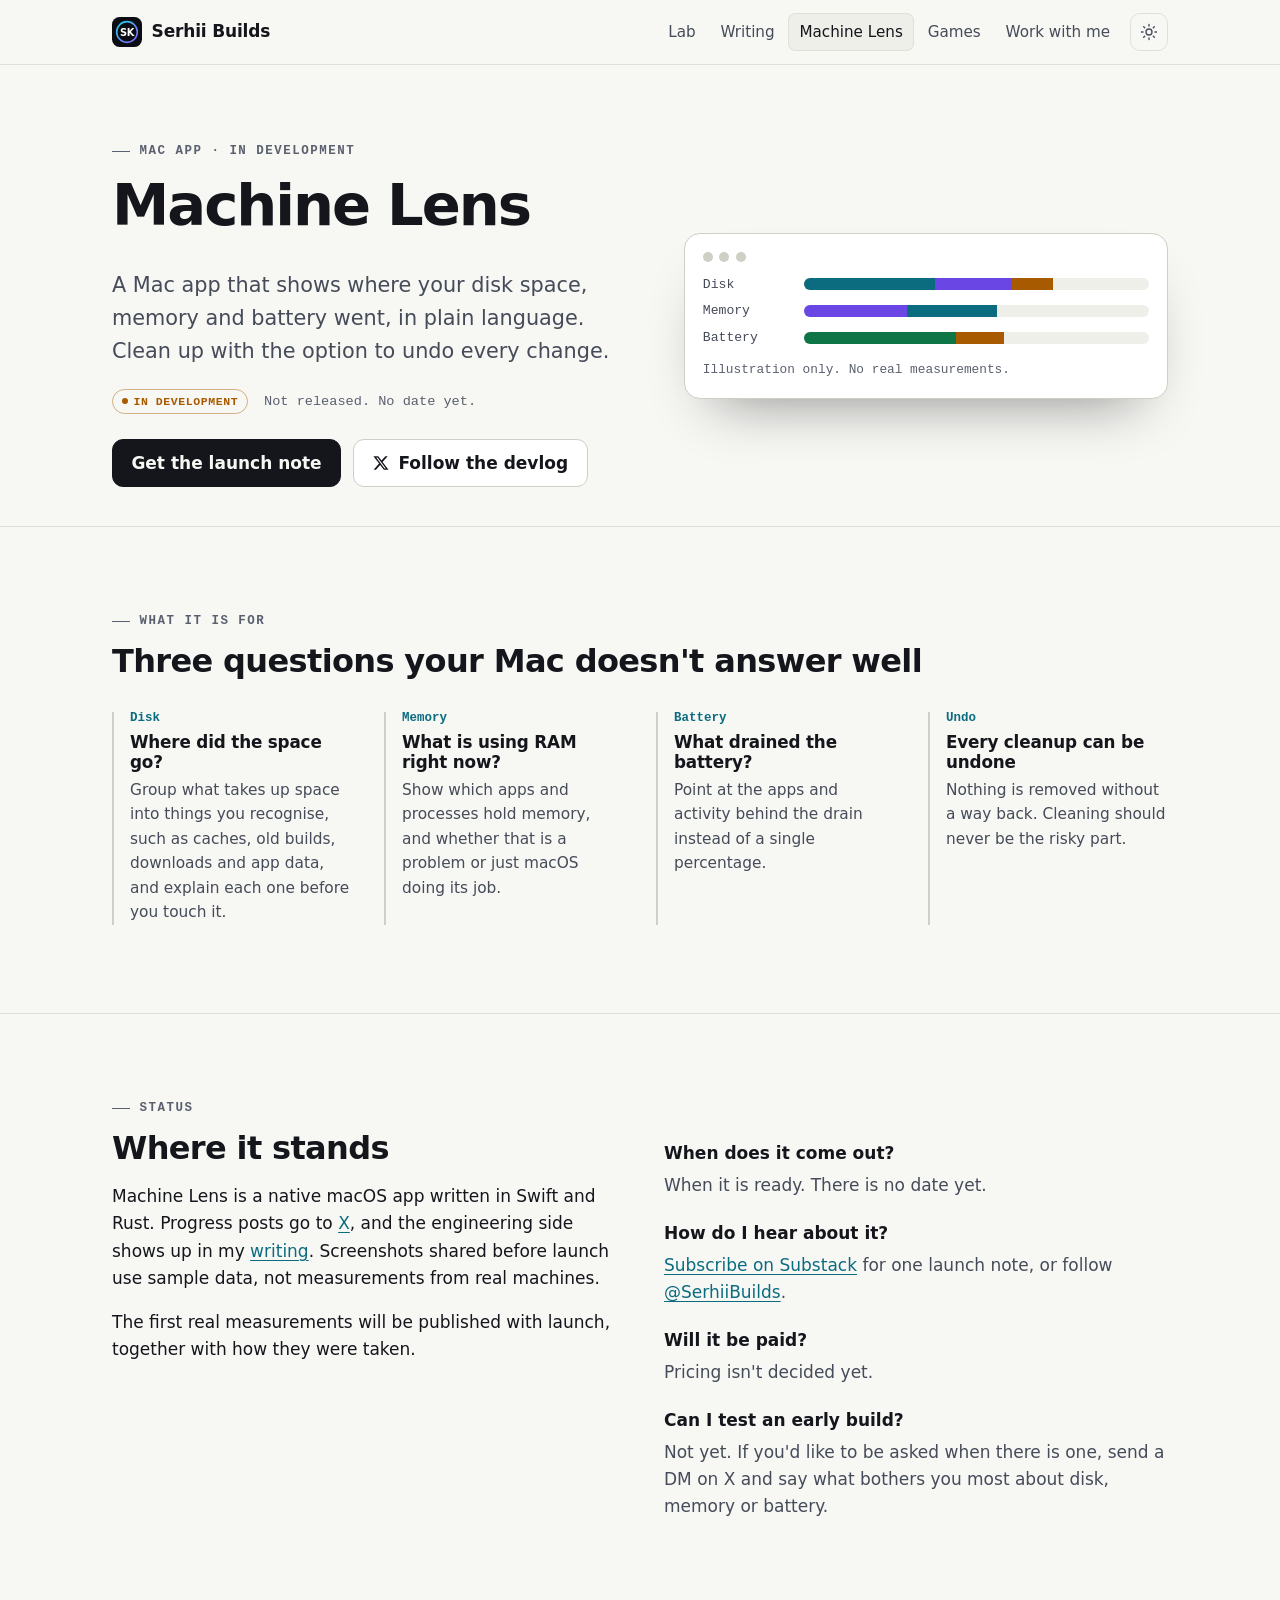
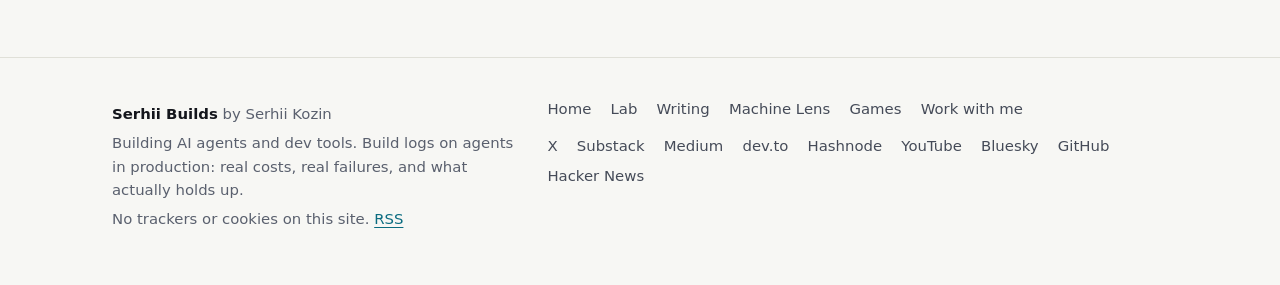
<file: machine-lens/index.html>
<!doctype html>
<html lang="en">
<head>
<meta charset="utf-8">
<meta name="viewport" content="width=device-width,initial-scale=1">
<title>Machine Lens: Mac disk space, memory and battery app</title>
<meta name="description" content="Machine Lens is a native Mac app in development that explains where disk space, memory and battery went, with undo for every cleanup.">
<meta name="author" content="Serhii Kozin">
<link rel="canonical" href="https://serhii-kozin-mobile.github.io/machine-lens/">
<meta name="robots" content="index,follow,max-image-preview:large">
<meta property="og:type" content="website">
<meta property="og:site_name" content="Serhii Builds">
<meta property="og:locale" content="en_US">
<meta property="og:title" content="Machine Lens: Mac disk space, memory and battery app">
<meta property="og:description" content="Machine Lens is a native Mac app in development that explains where disk space, memory and battery went, with undo for every cleanup.">
<meta property="og:url" content="https://serhii-kozin-mobile.github.io/machine-lens/">
<meta property="og:image" content="https://serhii-kozin-mobile.github.io/og/machine-lens.png">
<meta property="og:image:type" content="image/png">
<meta property="og:image:width" content="1200">
<meta property="og:image:height" content="630">
<meta property="og:image:alt" content="Machine Lens, a Mac app in development: where your disk space, memory and battery went.">
<meta name="twitter:card" content="summary_large_image">
<meta name="twitter:site" content="@SerhiiBuilds">
<meta name="twitter:creator" content="@SerhiiBuilds">
<meta name="twitter:title" content="Machine Lens: Mac disk space, memory and battery app">
<meta name="twitter:description" content="Machine Lens is a native Mac app in development that explains where disk space, memory and battery went, with undo for every cleanup.">
<meta name="twitter:image" content="https://serhii-kozin-mobile.github.io/og/machine-lens.png">
<meta name="twitter:image:alt" content="Machine Lens, a Mac app in development: where your disk space, memory and battery went.">
<script type="application/ld+json">{"@context":"https://schema.org","@graph":[{"@type":"Person","@id":"https://serhii-kozin-mobile.github.io/#person","name":"Serhii Kozin","alternateName":"Serhii Builds","url":"https://serhii-kozin-mobile.github.io/about/","jobTitle":"AI agent developer","description":"Builds AI agents and developer tools, and publishes reproducible studies on what agents in production cost and where they break.","knowsAbout":["AI agents","LLM evaluation","Retrieval-augmented generation","Model Context Protocol","Prompt caching","Computer-use agents","LLM cost optimization"],"sameAs":["https://x.com/SerhiiBuilds","https://serhiibuilds.substack.com","https://medium.com/@serhiibuilds","https://dev.to/serhiibuilds","https://serhiibuilds.hashnode.dev","https://www.youtube.com/@serhii.builds","https://bsky.app/profile/serhiibuilds.bsky.social","https://github.com/serhii-kozin-mobile","https://news.ycombinator.com/user?id=serhiibuilds","https://substack.com/@serhiibuilds"]},{"@type":"WebSite","@id":"https://serhii-kozin-mobile.github.io/#website","url":"https://serhii-kozin-mobile.github.io/","name":"Serhii Builds","alternateName":["SerhiiBuilds","Serhii Kozin"],"description":"Building AI agents and dev tools. Build logs on agents in production: real costs, real failures, and what actually holds up.","inLanguage":"en","publisher":{"@id":"https://serhii-kozin-mobile.github.io/#person"}},{"@type":"WebPage","@id":"https://serhii-kozin-mobile.github.io/machine-lens/#webpage","url":"https://serhii-kozin-mobile.github.io/machine-lens/","name":"Machine Lens","description":"Machine Lens is a native Mac app in development that explains where disk space, memory and battery went, with undo for every cleanup.","isPartOf":{"@id":"https://serhii-kozin-mobile.github.io/#website"},"inLanguage":"en","breadcrumb":{"@id":"https://serhii-kozin-mobile.github.io/machine-lens/#breadcrumb"},"mainEntity":{"@id":"https://serhii-kozin-mobile.github.io/machine-lens/#app"}},{"@type":"SoftwareApplication","@id":"https://serhii-kozin-mobile.github.io/machine-lens/#app","name":"Machine Lens","url":"https://serhii-kozin-mobile.github.io/machine-lens/","operatingSystem":"macOS","applicationCategory":"UtilitiesApplication","description":"A native Mac app in development that explains where disk space, memory and battery went, with undo for every cleanup. Not released yet.","creativeWorkStatus":"In development","author":{"@id":"https://serhii-kozin-mobile.github.io/#person"}},{"@type":"BreadcrumbList","@id":"https://serhii-kozin-mobile.github.io/machine-lens/#breadcrumb","itemListElement":[{"@type":"ListItem","position":1,"name":"Home","item":"https://serhii-kozin-mobile.github.io/"},{"@type":"ListItem","position":2,"name":"Machine Lens","item":"https://serhii-kozin-mobile.github.io/machine-lens/"}]}]}</script>
<meta name="theme-color" content="#0b0d12" media="(prefers-color-scheme: dark)">
<meta name="theme-color" content="#f7f7f4" media="(prefers-color-scheme: light)">
<link rel="icon" href="/favicon.ico" sizes="48x48">
<link rel="icon" href="/favicon.svg" type="image/svg+xml">
<link rel="apple-touch-icon" href="/apple-touch-icon.png">
<link rel="manifest" href="/site.webmanifest">
<link rel="alternate" type="application/rss+xml" title="Serhii Builds" href="/feed.xml">
<link rel="me" href="https://x.com/SerhiiBuilds">
<script>document.documentElement.classList.add("js");try{var t=localStorage.getItem("theme");if(t)document.documentElement.setAttribute("data-theme",t)}catch(e){}</script>
<style>:root{--bg:#0b0d12;--bg-2:#11141b;--card:#141823;--line:#252b3a;--line-2:#323a4e;--ink:#e8ebf2;--ink-2:#aab2c5;--ink-3:#7d869b;--accent:#4fd1e8;--accent-2:#9b7bff;--accent-ink:#05131a;--good:#5ee0a0;--warn:#ffb86b;--paper:#ffffff;--radius:14px;--sans:system-ui,-apple-system,"Segoe UI",Roboto,"Helvetica Neue",Arial,sans-serif;--mono:ui-monospace,SFMono-Regular,"SF Mono",Menlo,Consolas,"Liberation Mono",monospace;--max:1120px;color-scheme:dark}@media (prefers-color-scheme:light){:root:not([data-theme="dark"]){--bg:#f7f7f4;--bg-2:#efefe9;--card:#ffffff;--line:#e0e0d8;--line-2:#cfcfc5;--ink:#14161c;--ink-2:#454b58;--ink-3:#5a606e;--accent:#0b6c80;--accent-2:#6a46e5;--accent-ink:#ffffff;--good:#0e7646;--warn:#a85a00;color-scheme:light}}:root[data-theme="light"]{--bg:#f7f7f4;--bg-2:#efefe9;--card:#ffffff;--line:#e0e0d8;--line-2:#cfcfc5;--ink:#14161c;--ink-2:#454b58;--ink-3:#5a606e;--accent:#0b6c80;--accent-2:#6a46e5;--accent-ink:#ffffff;--good:#0e7646;--warn:#a85a00;color-scheme:light}*{box-sizing:border-box}html{-webkit-text-size-adjust:100%;scroll-padding-top:5rem}body{margin:0;background:var(--bg);color:var(--ink);font:17px/1.6 var(--sans);text-rendering:optimizeLegibility;-webkit-font-smoothing:antialiased}img{max-width:100%;height:auto;display:block}a{color:var(--accent);text-underline-offset:.2em;text-decoration-thickness:1px}a:hover{text-decoration-thickness:2px}:focus-visible{outline:2px solid var(--accent);outline-offset:3px;border-radius:4px}code{font-family:var(--mono);font-size:.88em;background:var(--bg-2);border:1px solid var(--line);padding:.05em .35em;border-radius:5px}h1,h2,h3{line-height:1.15;letter-spacing:-.02em;margin:0 0 .5em;font-weight:700}h1{font-size:clamp(2.1rem,5.2vw,3.6rem);letter-spacing:-.035em}h2{font-size:clamp(1.5rem,3vw,2rem)}h3{font-size:1.15rem;letter-spacing:-.01em}p{margin:0 0 1em}.wrap{max-width:var(--max);margin:0 auto;padding:0 clamp(1.1rem,4vw,2rem)}.skip{position:absolute;left:-999px;top:0;background:var(--accent);color:var(--accent-ink);padding:.6rem 1rem;z-index:100;border-radius:0 0 8px 0}.skip:focus{left:0}.sr{position:absolute!important;width:1px;height:1px;overflow:hidden;clip:rect(0 0 0 0);white-space:nowrap}.site-head{position:sticky;top:0;z-index:20;background:color-mix(in srgb,var(--bg) 86%,transparent);backdrop-filter:saturate(1.4) blur(10px);-webkit-backdrop-filter:saturate(1.4) blur(10px);border-bottom:1px solid var(--line)}.site-head .wrap{display:flex;align-items:center;gap:1rem;min-height:64px}.brand{display:flex;align-items:center;gap:.6rem;color:var(--ink);text-decoration:none;font-weight:700;letter-spacing:-.01em;white-space:nowrap}.brand svg{width:30px;height:30px;flex:none}.nav{margin-left:auto;display:flex;align-items:center;gap:.15rem}.nav a{color:var(--ink-2);text-decoration:none;padding:.45rem .7rem;border-radius:8px;font-size:.95rem}.nav a:hover{color:var(--ink);background:var(--bg-2)}.nav a[aria-current="page"]{color:var(--ink);background:var(--bg-2);box-shadow:inset 0 0 0 1px var(--line)}.theme-btn{margin-left:.4rem;width:38px;height:38px;border-radius:10px;border:1px solid var(--line);background:transparent;color:var(--ink-2);cursor:pointer;display:grid;place-items:center}.theme-btn:hover{color:var(--ink);border-color:var(--line-2)}.theme-btn svg{width:18px;height:18px}.menu-btn{display:none}@media (max-width:760px){.menu-btn{display:grid;margin-left:auto}.nav{display:none;position:absolute;top:64px;left:0;right:0;flex-direction:column;align-items:stretch;background:var(--bg);border-bottom:1px solid var(--line);padding:.5rem clamp(1.1rem,4vw,2rem) 1rem}.nav.open{display:flex}.nav a{padding:.75rem .6rem;font-size:1.05rem}.theme-btn.in-nav{margin:.4rem 0 0}}html:not(.js) .menu-btn{display:none}@media (max-width:760px){html:not(.js) .nav{display:flex;position:static;flex-direction:row;flex-wrap:wrap;border:0;padding:0}}main{display:block}.section{padding:clamp(3rem,7vw,5.5rem) 0;border-top:1px solid var(--line)}.section:first-child{border-top:0}.eyebrow{font:600 .78rem/1 var(--mono);letter-spacing:.12em;text-transform:uppercase;color:var(--ink-3);margin:0 0 1rem;display:flex;align-items:center;gap:.6rem}.eyebrow::before{content:"";width:18px;height:1px;background:currentColor}.lead{font-size:clamp(1.1rem,2vw,1.3rem);color:var(--ink-2);max-width:42rem}.muted{color:var(--ink-3)}.sec-head{display:flex;justify-content:space-between;align-items:end;gap:1rem;margin-bottom:1.8rem;flex-wrap:wrap}.sec-head h2{margin:0}.more{font-weight:600;text-decoration:none;white-space:nowrap}.more::after{content:" →"}.hero{position:relative;padding:clamp(3.5rem,9vw,7rem) 0 clamp(3rem,7vw,5rem);overflow:hidden}.hero::before{content:"";position:absolute;inset:0;background-image:linear-gradient(var(--line) 1px,transparent 1px),linear-gradient(90deg,var(--line) 1px,transparent 1px);background-size:48px 48px;mask-image:radial-gradient(ellipse 70% 80% at 75% 30%,#000 10%,transparent 70%);-webkit-mask-image:radial-gradient(ellipse 70% 80% at 75% 30%,#000 10%,transparent 70%);opacity:.55;pointer-events:none}.hero .wrap{position:relative}.hero h1{max-width:17ch}.hero-grid{display:grid;grid-template-columns:1.35fr 1fr;gap:3rem;align-items:center}@media (max-width:980px){.hero-grid{grid-template-columns:1fr}}.runlog{background:#07090d;color:#cdd5e4;border:1px solid #232a3a;border-radius:14px;font:500 .84rem/1.75 var(--mono);box-shadow:0 30px 70px -35px rgba(0,0,0,.6);overflow:hidden}.runlog .bar{display:flex;gap:.4rem;padding:.7rem .9rem;border-bottom:1px solid #1b2130;background:#0c0f15}.runlog .bar i{width:10px;height:10px;border-radius:50%;background:#2a3142}.runlog .bar span{margin-left:.5rem;color:#6f7890;font-size:.75rem}.runlog pre{margin:0;padding:1rem 1.1rem 1.1rem;white-space:pre-wrap;font:inherit}.runlog .c{color:#6f7890}.runlog .p{color:#4fd1e8}.runlog .v{color:#fff;font-weight:700}.runlog .ok{color:#5ee0a0}.runlog a{color:#9b7bff}.hero h1 em{font-style:normal;background:linear-gradient(90deg,var(--accent),var(--accent-2));-webkit-background-clip:text;background-clip:text;color:transparent}.hero .lead{margin:1.2rem 0 2rem}.btns{display:flex;flex-wrap:wrap;gap:.75rem}.btn{display:inline-flex;align-items:center;gap:.5rem;padding:.8rem 1.15rem;border-radius:11px;font-weight:650;text-decoration:none;border:1px solid var(--line-2);color:var(--ink);background:var(--card);line-height:1.2}.btn:hover{border-color:var(--ink-3)}.btn.primary{background:var(--ink);color:var(--bg);border-color:var(--ink)}.btn.primary:hover{opacity:.9}.btn svg{width:18px;height:18px}.hero-meta{margin-top:2.4rem;display:flex;flex-wrap:wrap;gap:.5rem 1.4rem;font:500 .85rem/1.4 var(--mono);color:var(--ink-3)}.hero-meta span::before{content:"▸ ";color:var(--accent)}.grid{display:grid;gap:1.1rem}.grid.three{grid-template-columns:repeat(auto-fit,minmax(290px,1fr))}.grid.two{grid-template-columns:repeat(2,1fr)}@media (max-width:700px){.grid.two{grid-template-columns:1fr}}.card{background:var(--card);border:1px solid var(--line);border-radius:var(--radius);padding:1.35rem 1.35rem 1.25rem;display:flex;flex-direction:column;position:relative}a.card{color:inherit;text-decoration:none;transition:border-color .15s,transform .15s}a.card:hover{border-color:var(--line-2);transform:translateY(-2px)}@media (prefers-reduced-motion:reduce){a.card,a.card:hover{transition:none;transform:none}}.receipt-top{display:flex;justify-content:space-between;gap:.5rem;font:500 .75rem/1.3 var(--mono);color:var(--ink-3);letter-spacing:.04em;text-transform:uppercase;padding-bottom:.9rem;margin-bottom:1rem;border-bottom:1px dashed var(--line-2)}.big{font:700 clamp(1.9rem,4vw,2.5rem)/1.05 var(--mono);letter-spacing:-.04em;margin:0 0 .6rem;color:var(--ink)}.big.grad{background:linear-gradient(90deg,var(--accent),var(--accent-2));-webkit-background-clip:text;background-clip:text;color:transparent}.card h3,.card h2{margin:.2rem 0 .5rem;font-size:1.15rem;letter-spacing:-.01em}.card p{color:var(--ink-2);font-size:.97rem}.card p.big{font-size:clamp(1.7rem,3.4vw,2.3rem);color:var(--ink);white-space:nowrap}.card p.big.long{font-size:clamp(1.35rem,2.4vw,1.75rem);line-height:1.35}.card .foot{margin-top:auto;padding-top:.8rem;font-size:.9rem;color:var(--ink-3);display:flex;justify-content:space-between;gap:.5rem;flex-wrap:wrap}.pill{display:inline-flex;align-items:center;gap:.35rem;font:600 .72rem/1 var(--mono);letter-spacing:.05em;text-transform:uppercase;padding:.35rem .55rem;border-radius:999px;border:1px solid var(--line-2);color:var(--ink-2);white-space:nowrap}.pill.ok{color:var(--good);border-color:color-mix(in srgb,var(--good) 40%,transparent)}.pill.dev{color:var(--warn);border-color:color-mix(in srgb,var(--warn) 45%,transparent)}.pill.ok::before,.pill.dev::before{content:"";width:6px;height:6px;border-radius:50%;background:currentColor}.tags{display:flex;flex-wrap:wrap;gap:.4rem;margin:.2rem 0 0;padding:0;list-style:none}.tags li{font:500 .75rem/1 var(--mono);color:var(--ink-3);padding:.3rem .5rem;border-radius:6px;background:var(--bg-2)}.list{list-style:none;margin:0;padding:0;border-top:1px solid var(--line)}.list li{padding:1.1rem 0;border-bottom:1px solid var(--line);display:grid;grid-template-columns:8.5rem 1fr;gap:.3rem 1.2rem;align-items:baseline}.list .date{font:500 .85rem/1.4 var(--mono);color:var(--ink-3)}.list h3{margin:0;font-size:1.1rem}.list h3 a{color:var(--ink);text-decoration:none}.list h3 a:hover{color:var(--accent)}.list p{grid-column:2;margin:.15rem 0 0;color:var(--ink-2);font-size:.97rem}.list .links{grid-column:2;display:flex;gap:.9rem;flex-wrap:wrap;font-size:.92rem;margin-top:.35rem}@media (max-width:620px){.list li{grid-template-columns:1fr}.list p,.list .links{grid-column:1}}.features{display:grid;grid-template-columns:repeat(auto-fit,minmax(240px,1fr));gap:1.6rem 2rem;margin:0;padding:0;list-style:none}.features li{border-left:2px solid var(--line-2);padding:0 0 0 1rem}.features h3{margin:0 0 .35rem;font-size:1.05rem}.features p{color:var(--ink-2);margin:0;font-size:.96rem}.features .num{font:600 .78rem/1 var(--mono);color:var(--accent);display:block;margin-bottom:.55rem}.cta{background:linear-gradient(135deg,color-mix(in srgb,var(--accent) 14%,var(--card)),color-mix(in srgb,var(--accent-2) 14%,var(--card)));border:1px solid var(--line-2);border-radius:20px;padding:clamp(1.6rem,4vw,2.8rem);display:grid;grid-template-columns:1.4fr 1fr;gap:1.5rem 2.5rem;align-items:center}.cta h2{margin-bottom:.4rem}.cta p{color:var(--ink-2);margin:0}.cta .btns{justify-content:flex-end}@media (max-width:760px){.cta{grid-template-columns:1fr}.cta .btns{justify-content:flex-start}}.page-head{padding-top:clamp(3rem,7vw,5rem);padding-bottom:clamp(1.5rem,3vw,2.5rem)}.page-head h1{max-width:22ch}.page-head.study h1{font-size:clamp(1.9rem,4.4vw,3rem);max-width:26ch}.meta-row{display:flex;flex-wrap:wrap;gap:.6rem 1rem;align-items:center;margin-top:1.2rem;font:500 .85rem/1.4 var(--mono);color:var(--ink-3)}.prose{max-width:44rem}.prose h2{font-size:1.45rem;margin:2.6rem 0 .8rem}.prose ul{padding-left:1.2rem;margin:0 0 1.2rem}.prose li{margin:.45rem 0;color:var(--ink-2)}.prose li strong{color:var(--ink)}.prose p{color:var(--ink-2)}.headline{border:1px solid var(--line);background:var(--card);border-radius:var(--radius);padding:1.4rem 1.5rem;margin:0 0 2rem;max-width:44rem}.headline .big{font-size:clamp(2.2rem,6vw,3.2rem)}.headline p{margin:0;color:var(--ink-2)}figure{margin:2rem 0}.chart img{margin:0 auto}.chart{background:var(--paper);border-radius:12px;padding:clamp(.4rem,1.5vw,1rem);border:1px solid var(--line)}figcaption{font-size:.9rem;color:var(--ink-3);margin-top:.6rem}.wide{max-width:60rem}.note{border-left:3px solid var(--warn);background:var(--bg-2);padding:1rem 1.2rem;border-radius:0 10px 10px 0;color:var(--ink-2);max-width:44rem;font-size:.96rem}.note strong{color:var(--ink)}.two-col{display:grid;grid-template-columns:1fr 1fr;gap:2rem 3rem}@media (max-width:820px){.two-col{grid-template-columns:1fr}}.back{font-size:.92rem;text-decoration:none}.back::before{content:"← "}.ml-hero{display:grid;grid-template-columns:1.1fr 1fr;gap:2.5rem;align-items:center}@media (max-width:880px){.ml-hero{grid-template-columns:1fr}}.mock{background:var(--card);border:1px solid var(--line-2);border-radius:16px;padding:1.1rem;box-shadow:0 30px 60px -30px rgba(0,0,0,.45)}.mock-bar{display:flex;gap:.4rem;margin-bottom:1rem}.mock-bar i{width:10px;height:10px;border-radius:50%;background:var(--line-2)}.mock-row{display:grid;grid-template-columns:5.5rem 1fr;gap:.8rem;align-items:center;margin:.85rem 0;font:500 .82rem/1 var(--mono);color:var(--ink-2)}.mock-track{height:12px;border-radius:6px;background:var(--bg-2);overflow:hidden;display:flex}.mock-track span{display:block;height:100%}.mock-cap{font-size:.8rem;color:var(--ink-3);margin-top:1rem;font-family:var(--mono)}.faq dt{font-weight:650;margin-top:1.3rem}.faq dd{margin:.3rem 0 0;color:var(--ink-2)}.about-grid{display:grid;grid-template-columns:200px 1fr;gap:2.5rem;align-items:start}.about-grid img{border-radius:20px;border:1px solid var(--line)}@media (max-width:700px){.about-grid{grid-template-columns:1fr}.about-grid img{width:120px}}.steps{counter-reset:s;list-style:none;padding:0;margin:0;display:grid;gap:1rem}.steps li{counter-increment:s;padding-left:2.6rem;position:relative;color:var(--ink-2)}.steps li::before{content:counter(s,decimal-leading-zero);position:absolute;left:0;top:.05rem;font:600 .85rem/1.6 var(--mono);color:var(--accent)}.steps strong{color:var(--ink)}.site-foot{border-top:1px solid var(--line);padding:2.5rem 0 3rem;margin-top:2rem;font-size:.93rem;color:var(--ink-3)}.foot-grid{display:grid;grid-template-columns:1.3fr 2fr;gap:2rem}@media (max-width:760px){.foot-grid{grid-template-columns:1fr}}.social{display:flex;flex-wrap:wrap;gap:.4rem 1.2rem;list-style:none;margin:0;padding:0}.social a{color:var(--ink-2);text-decoration:none}.social a:hover{color:var(--accent)}.site-foot p{margin:.3rem 0}.nf{min-height:55vh;display:flex;flex-direction:column;justify-content:center}.nf .big{font-size:clamp(4rem,14vw,8rem)}@media (max-width:520px){.runlog{font-size:.7rem}.runlog pre{padding:.85rem .8rem}}picture{display:block}.crumbs{font-size:.92rem;color:var(--ink-3)}.crumbs a{text-decoration:underline;text-decoration-color:color-mix(in srgb,currentColor 45%,transparent)}div.mock{margin:2rem 0}.mock-cap{margin-bottom:0}</style>
</head>
<body>
<a class="skip" href="#main">Skip to content</a>
<header class="site-head"><div class="wrap">
<a class="brand" href="/"><svg viewBox="0 0 64 64" aria-hidden="true"><defs><linearGradient id="g" x1="0" y1="0" x2="1" y2="1"><stop offset="0" stop-color="#22d3ee"/><stop offset="1" stop-color="#8b5cf6"/></linearGradient></defs><rect width="64" height="64" rx="16" fill="#0b0d12"/><circle cx="32" cy="32" r="22" fill="none" stroke="url(#g)" stroke-width="3.5"/><text x="32" y="39.5" text-anchor="middle" font-family="system-ui,Segoe UI,Arial,sans-serif" font-weight="800" font-size="21" fill="#fff" letter-spacing="-1">SK</text></svg><span>Serhii Builds</span></a>
<button class="theme-btn menu-btn" data-menu aria-expanded="false" aria-controls="nav" aria-label="Menu"><svg viewBox="0 0 24 24" aria-hidden="true" fill="none" stroke="currentColor" stroke-width="1.8" stroke-linecap="round"><path d="M4 7h16M4 12h16M4 17h16"/></svg></button>
<nav class="nav" id="nav" aria-label="Main"><a href="/lab/">Lab</a><a href="/writing/">Writing</a><a href="/machine-lens/" aria-current="page">Machine Lens</a><a href="/games/">Games</a><a href="/about/">Work with me</a><button class="theme-btn in-nav" data-theme-toggle aria-label="Toggle theme"><svg viewBox="0 0 24 24" aria-hidden="true" fill="none" stroke="currentColor" stroke-width="1.8" stroke-linecap="round"><circle cx="12" cy="12" r="4"/><path d="M12 2v2M12 20v2M4.9 4.9l1.4 1.4M17.7 17.7l1.4 1.4M2 12h2M20 12h2M4.9 19.1l1.4-1.4M17.7 6.3l1.4-1.4"/></svg></button></nav>
</div></header>
<main id="main">
<div class="wrap page-head"><div class="ml-hero"><div>
<p class="eyebrow">Mac app · in development</p>
<h1>Machine Lens</h1>
<p class="lead">A Mac app that shows where your disk space, memory and battery went, in plain language. Clean up with the option to undo every change.</p>
<div class="meta-row"><span class="pill dev">In development</span><span>Not released. No date yet.</span></div>
<div class="btns" style="margin-top:1.6rem"><a class="btn primary" href="https://serhiibuilds.substack.com">Get the launch note</a><a class="btn" href="https://x.com/SerhiiBuilds"><svg viewBox="0 0 24 24" aria-hidden="true" fill="currentColor"><path d="M17.8 3h3.1l-6.8 7.7L22 21h-6.2l-4.9-6.4L5.3 21H2.2l7.2-8.3L1.9 3h6.4l4.4 5.8L17.8 3Zm-1.1 16.2h1.7L7.4 4.7H5.6l11.1 14.5Z"/></svg>Follow the devlog</a></div>
</div><div class="mock" role="img" aria-label="Illustration of a Machine Lens panel with unlabeled bars for disk, memory and battery. Not real data."><div class="mock-bar"><i></i><i></i><i></i></div><div class="mock-row"><span>Disk</span><div class="mock-track"><span style="width:38%;background:var(--accent)"></span><span style="width:22%;background:var(--accent-2)"></span><span style="width:12%;background:var(--warn)"></span></div></div><div class="mock-row"><span>Memory</span><div class="mock-track"><span style="width:30%;background:var(--accent-2)"></span><span style="width:26%;background:var(--accent)"></span></div></div><div class="mock-row"><span>Battery</span><div class="mock-track"><span style="width:44%;background:var(--good)"></span><span style="width:14%;background:var(--warn)"></span></div></div><p class="mock-cap">Illustration only. No real measurements.</p></div></div></div>
<section class="section"><div class="wrap">
<p class="eyebrow">What it is for</p><h2>Three questions your Mac doesn't answer well</h2>
<ul class="features" style="margin-top:2rem">
<li><span class="num">Disk</span><h3>Where did the space go?</h3><p>Group what takes up space into things you recognise, such as caches, old builds, downloads and app data, and explain each one before you touch it.</p></li>
<li><span class="num">Memory</span><h3>What is using RAM right now?</h3><p>Show which apps and processes hold memory, and whether that is a problem or just macOS doing its job.</p></li>
<li><span class="num">Battery</span><h3>What drained the battery?</h3><p>Point at the apps and activity behind the drain instead of a single percentage.</p></li>
<li><span class="num">Undo</span><h3>Every cleanup can be undone</h3><p>Nothing is removed without a way back. Cleaning should never be the risky part.</p></li>
</ul></div></section>
<section class="section"><div class="wrap two-col">
<div><p class="eyebrow">Status</p><h2>Where it stands</h2>
<p>Machine Lens is a native macOS app written in Swift and Rust. Progress posts go to <a href="https://x.com/SerhiiBuilds">X</a>, and the engineering side shows up in my <a href="/writing/">writing</a>. Screenshots shared before launch use sample data, not measurements from real machines.</p>
<p>The first real measurements will be published with launch, together with how they were taken.</p></div>
<dl class="faq"><dt>When does it come out?</dt><dd>When it is ready. There is no date yet.</dd>
<dt>How do I hear about it?</dt><dd><a href="https://serhiibuilds.substack.com">Subscribe on Substack</a> for one launch note, or follow <a href="https://x.com/SerhiiBuilds">@SerhiiBuilds</a>.</dd>
<dt>Will it be paid?</dt><dd>Pricing isn't decided yet.</dd>
<dt>Can I test an early build?</dt><dd>Not yet. If you'd like to be asked when there is one, send a DM on X and say what bothers you most about disk, memory or battery.</dd></dl>
</div></section>
</main>
<footer class="site-foot"><div class="wrap foot-grid">
<div><p><strong style="color:var(--ink)">Serhii Builds</strong> by Serhii Kozin</p><p>Building AI agents and dev tools. Build logs on agents in production: real costs, real failures, and what actually holds up.</p><p>No trackers or cookies on this site. <a href="/feed.xml">RSS</a></p></div>
<div><p class="sr">Site</p><ul class="social"><li><a href="/">Home</a></li><li><a href="/lab/">Lab</a></li><li><a href="/writing/">Writing</a></li><li><a href="/machine-lens/">Machine Lens</a></li><li><a href="/games/">Games</a></li><li><a href="/about/">Work with me</a></li></ul><p class="sr">Elsewhere</p><ul class="social" style="margin-top:.8rem"><li><a href="https://x.com/SerhiiBuilds" rel="me noopener">X</a></li><li><a href="https://serhiibuilds.substack.com" rel="me noopener">Substack</a></li><li><a href="https://medium.com/@serhiibuilds" rel="me noopener">Medium</a></li><li><a href="https://dev.to/serhiibuilds" rel="me noopener">dev.to</a></li><li><a href="https://serhiibuilds.hashnode.dev" rel="me noopener">Hashnode</a></li><li><a href="https://www.youtube.com/@serhii.builds" rel="me noopener">YouTube</a></li><li><a href="https://bsky.app/profile/serhiibuilds.bsky.social" rel="me noopener">Bluesky</a></li><li><a href="https://github.com/serhii-kozin-mobile" rel="me noopener">GitHub</a></li><li><a href="https://news.ycombinator.com/user?id=serhiibuilds" rel="me noopener">Hacker News</a></li></ul></div>
</div></footer>
<script>(function(){
  var d=document.documentElement, KEY="theme";
  d.classList.add("js");
  function cur(){return d.getAttribute("data-theme")||(matchMedia("(prefers-color-scheme: light)").matches?"light":"dark")}
  function label(b){var t=cur();b.setAttribute("aria-label",t==="dark"?"Switch to light theme":"Switch to dark theme");b.setAttribute("title",b.getAttribute("aria-label"))}
  document.addEventListener("DOMContentLoaded",function(){
    document.querySelectorAll("[data-theme-toggle]").forEach(function(b){
      label(b);
      b.addEventListener("click",function(){
        var n=cur()==="dark"?"light":"dark";
        d.setAttribute("data-theme",n);
        try{localStorage.setItem(KEY,n)}catch(e){}
        document.querySelectorAll("[data-theme-toggle]").forEach(label);
      });
    });
    var m=document.querySelector("[data-menu]"),nav=document.getElementById("nav");
    if(m&&nav){m.addEventListener("click",function(){var o=nav.classList.toggle("open");m.setAttribute("aria-expanded",o?"true":"false")})}
  });
})();</script>
</body>
</html>
</file>
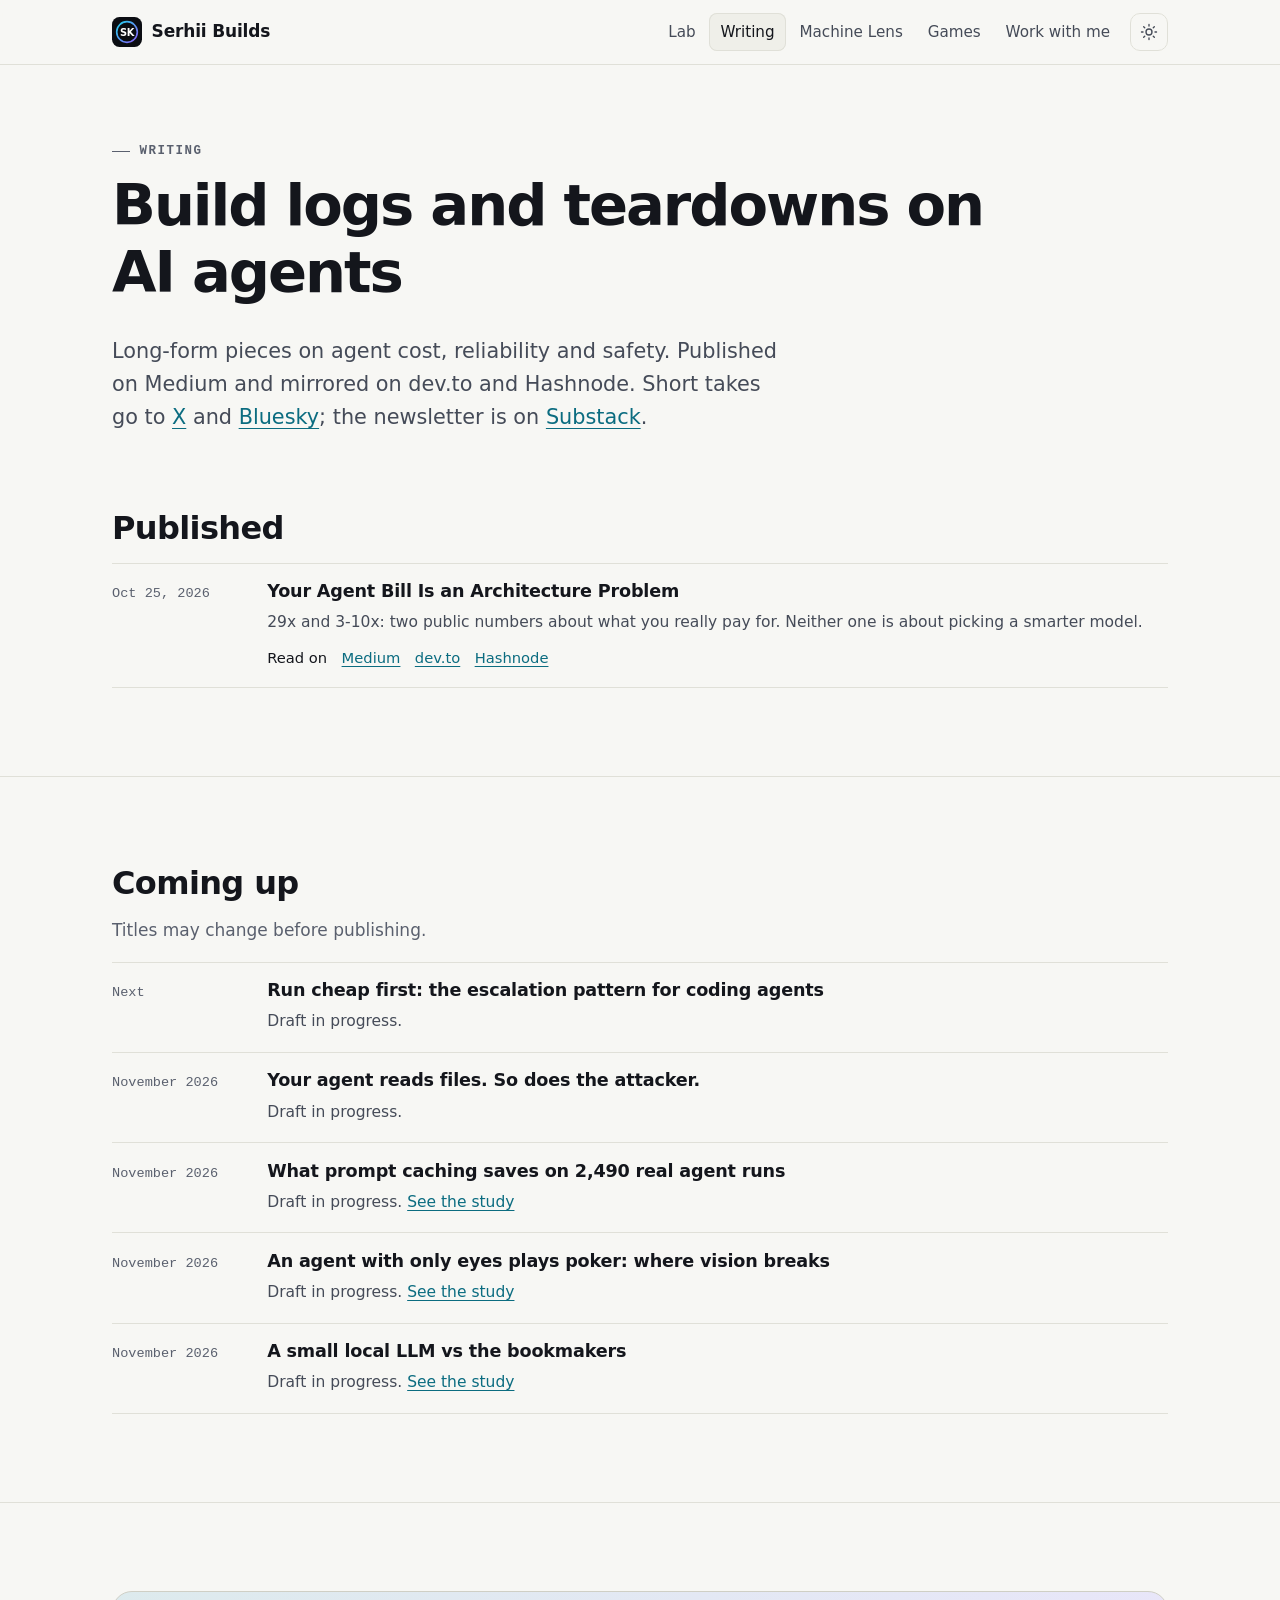
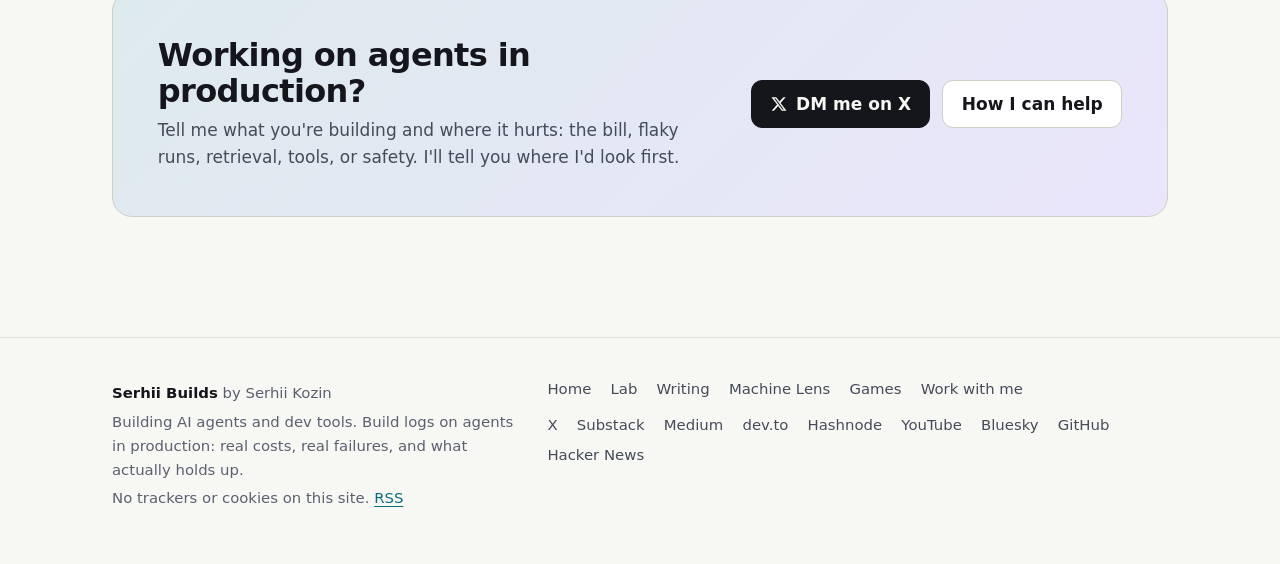
<file: writing/index.html>
<!doctype html>
<html lang="en">
<head>
<meta charset="utf-8">
<meta name="viewport" content="width=device-width,initial-scale=1">
<title>Articles on AI agent costs and reliability · Serhii Builds</title>
<meta name="description" content="Articles by Serhii Kozin on AI agents in production: where the bill comes from, why runs fail, and which fixes hold up.">
<meta name="author" content="Serhii Kozin">
<link rel="canonical" href="https://serhii-kozin-mobile.github.io/writing/">
<meta name="robots" content="index,follow,max-image-preview:large">
<meta property="og:type" content="website">
<meta property="og:site_name" content="Serhii Builds">
<meta property="og:locale" content="en_US">
<meta property="og:title" content="Articles on AI agent costs and reliability">
<meta property="og:description" content="Articles by Serhii Kozin on AI agents in production: where the bill comes from, why runs fail, and which fixes hold up.">
<meta property="og:url" content="https://serhii-kozin-mobile.github.io/writing/">
<meta property="og:image" content="https://serhii-kozin-mobile.github.io/og/writing.png">
<meta property="og:image:type" content="image/png">
<meta property="og:image:width" content="1200">
<meta property="og:image:height" content="630">
<meta property="og:image:alt" content="Writing: build logs and teardowns on AI agents in production.">
<meta name="twitter:card" content="summary_large_image">
<meta name="twitter:site" content="@SerhiiBuilds">
<meta name="twitter:creator" content="@SerhiiBuilds">
<meta name="twitter:title" content="Articles on AI agent costs and reliability">
<meta name="twitter:description" content="Articles by Serhii Kozin on AI agents in production: where the bill comes from, why runs fail, and which fixes hold up.">
<meta name="twitter:image" content="https://serhii-kozin-mobile.github.io/og/writing.png">
<meta name="twitter:image:alt" content="Writing: build logs and teardowns on AI agents in production.">
<script type="application/ld+json">{"@context":"https://schema.org","@graph":[{"@type":"Person","@id":"https://serhii-kozin-mobile.github.io/#person","name":"Serhii Kozin","alternateName":"Serhii Builds","url":"https://serhii-kozin-mobile.github.io/about/","jobTitle":"AI agent developer","description":"Builds AI agents and developer tools, and publishes reproducible studies on what agents in production cost and where they break.","knowsAbout":["AI agents","LLM evaluation","Retrieval-augmented generation","Model Context Protocol","Prompt caching","Computer-use agents","LLM cost optimization"],"sameAs":["https://x.com/SerhiiBuilds","https://serhiibuilds.substack.com","https://medium.com/@serhiibuilds","https://dev.to/serhiibuilds","https://serhiibuilds.hashnode.dev","https://www.youtube.com/@serhii.builds","https://bsky.app/profile/serhiibuilds.bsky.social","https://github.com/serhii-kozin-mobile","https://news.ycombinator.com/user?id=serhiibuilds","https://substack.com/@serhiibuilds"]},{"@type":"WebSite","@id":"https://serhii-kozin-mobile.github.io/#website","url":"https://serhii-kozin-mobile.github.io/","name":"Serhii Builds","alternateName":["SerhiiBuilds","Serhii Kozin"],"description":"Building AI agents and dev tools. Build logs on agents in production: real costs, real failures, and what actually holds up.","inLanguage":"en","publisher":{"@id":"https://serhii-kozin-mobile.github.io/#person"}},{"@type":"CollectionPage","@id":"https://serhii-kozin-mobile.github.io/writing/#webpage","url":"https://serhii-kozin-mobile.github.io/writing/","name":"Build logs and teardowns on AI agents","description":"Articles by Serhii Kozin on AI agents in production: where the bill comes from, why runs fail, and which fixes hold up.","isPartOf":{"@id":"https://serhii-kozin-mobile.github.io/#website"},"inLanguage":"en","author":{"@id":"https://serhii-kozin-mobile.github.io/#person"},"breadcrumb":{"@id":"https://serhii-kozin-mobile.github.io/writing/#breadcrumb"}},{"@type":"BreadcrumbList","@id":"https://serhii-kozin-mobile.github.io/writing/#breadcrumb","itemListElement":[{"@type":"ListItem","position":1,"name":"Home","item":"https://serhii-kozin-mobile.github.io/"},{"@type":"ListItem","position":2,"name":"Writing","item":"https://serhii-kozin-mobile.github.io/writing/"}]}]}</script>
<meta name="theme-color" content="#0b0d12" media="(prefers-color-scheme: dark)">
<meta name="theme-color" content="#f7f7f4" media="(prefers-color-scheme: light)">
<link rel="icon" href="/favicon.ico" sizes="48x48">
<link rel="icon" href="/favicon.svg" type="image/svg+xml">
<link rel="apple-touch-icon" href="/apple-touch-icon.png">
<link rel="manifest" href="/site.webmanifest">
<link rel="alternate" type="application/rss+xml" title="Serhii Builds" href="/feed.xml">
<link rel="me" href="https://x.com/SerhiiBuilds">
<script>document.documentElement.classList.add("js");try{var t=localStorage.getItem("theme");if(t)document.documentElement.setAttribute("data-theme",t)}catch(e){}</script>
<style>:root{--bg:#0b0d12;--bg-2:#11141b;--card:#141823;--line:#252b3a;--line-2:#323a4e;--ink:#e8ebf2;--ink-2:#aab2c5;--ink-3:#7d869b;--accent:#4fd1e8;--accent-2:#9b7bff;--accent-ink:#05131a;--good:#5ee0a0;--warn:#ffb86b;--paper:#ffffff;--radius:14px;--sans:system-ui,-apple-system,"Segoe UI",Roboto,"Helvetica Neue",Arial,sans-serif;--mono:ui-monospace,SFMono-Regular,"SF Mono",Menlo,Consolas,"Liberation Mono",monospace;--max:1120px;color-scheme:dark}@media (prefers-color-scheme:light){:root:not([data-theme="dark"]){--bg:#f7f7f4;--bg-2:#efefe9;--card:#ffffff;--line:#e0e0d8;--line-2:#cfcfc5;--ink:#14161c;--ink-2:#454b58;--ink-3:#5a606e;--accent:#0b6c80;--accent-2:#6a46e5;--accent-ink:#ffffff;--good:#0e7646;--warn:#a85a00;color-scheme:light}}:root[data-theme="light"]{--bg:#f7f7f4;--bg-2:#efefe9;--card:#ffffff;--line:#e0e0d8;--line-2:#cfcfc5;--ink:#14161c;--ink-2:#454b58;--ink-3:#5a606e;--accent:#0b6c80;--accent-2:#6a46e5;--accent-ink:#ffffff;--good:#0e7646;--warn:#a85a00;color-scheme:light}*{box-sizing:border-box}html{-webkit-text-size-adjust:100%;scroll-padding-top:5rem}body{margin:0;background:var(--bg);color:var(--ink);font:17px/1.6 var(--sans);text-rendering:optimizeLegibility;-webkit-font-smoothing:antialiased}img{max-width:100%;height:auto;display:block}a{color:var(--accent);text-underline-offset:.2em;text-decoration-thickness:1px}a:hover{text-decoration-thickness:2px}:focus-visible{outline:2px solid var(--accent);outline-offset:3px;border-radius:4px}code{font-family:var(--mono);font-size:.88em;background:var(--bg-2);border:1px solid var(--line);padding:.05em .35em;border-radius:5px}h1,h2,h3{line-height:1.15;letter-spacing:-.02em;margin:0 0 .5em;font-weight:700}h1{font-size:clamp(2.1rem,5.2vw,3.6rem);letter-spacing:-.035em}h2{font-size:clamp(1.5rem,3vw,2rem)}h3{font-size:1.15rem;letter-spacing:-.01em}p{margin:0 0 1em}.wrap{max-width:var(--max);margin:0 auto;padding:0 clamp(1.1rem,4vw,2rem)}.skip{position:absolute;left:-999px;top:0;background:var(--accent);color:var(--accent-ink);padding:.6rem 1rem;z-index:100;border-radius:0 0 8px 0}.skip:focus{left:0}.sr{position:absolute!important;width:1px;height:1px;overflow:hidden;clip:rect(0 0 0 0);white-space:nowrap}.site-head{position:sticky;top:0;z-index:20;background:color-mix(in srgb,var(--bg) 86%,transparent);backdrop-filter:saturate(1.4) blur(10px);-webkit-backdrop-filter:saturate(1.4) blur(10px);border-bottom:1px solid var(--line)}.site-head .wrap{display:flex;align-items:center;gap:1rem;min-height:64px}.brand{display:flex;align-items:center;gap:.6rem;color:var(--ink);text-decoration:none;font-weight:700;letter-spacing:-.01em;white-space:nowrap}.brand svg{width:30px;height:30px;flex:none}.nav{margin-left:auto;display:flex;align-items:center;gap:.15rem}.nav a{color:var(--ink-2);text-decoration:none;padding:.45rem .7rem;border-radius:8px;font-size:.95rem}.nav a:hover{color:var(--ink);background:var(--bg-2)}.nav a[aria-current="page"]{color:var(--ink);background:var(--bg-2);box-shadow:inset 0 0 0 1px var(--line)}.theme-btn{margin-left:.4rem;width:38px;height:38px;border-radius:10px;border:1px solid var(--line);background:transparent;color:var(--ink-2);cursor:pointer;display:grid;place-items:center}.theme-btn:hover{color:var(--ink);border-color:var(--line-2)}.theme-btn svg{width:18px;height:18px}.menu-btn{display:none}@media (max-width:760px){.menu-btn{display:grid;margin-left:auto}.nav{display:none;position:absolute;top:64px;left:0;right:0;flex-direction:column;align-items:stretch;background:var(--bg);border-bottom:1px solid var(--line);padding:.5rem clamp(1.1rem,4vw,2rem) 1rem}.nav.open{display:flex}.nav a{padding:.75rem .6rem;font-size:1.05rem}.theme-btn.in-nav{margin:.4rem 0 0}}html:not(.js) .menu-btn{display:none}@media (max-width:760px){html:not(.js) .nav{display:flex;position:static;flex-direction:row;flex-wrap:wrap;border:0;padding:0}}main{display:block}.section{padding:clamp(3rem,7vw,5.5rem) 0;border-top:1px solid var(--line)}.section:first-child{border-top:0}.eyebrow{font:600 .78rem/1 var(--mono);letter-spacing:.12em;text-transform:uppercase;color:var(--ink-3);margin:0 0 1rem;display:flex;align-items:center;gap:.6rem}.eyebrow::before{content:"";width:18px;height:1px;background:currentColor}.lead{font-size:clamp(1.1rem,2vw,1.3rem);color:var(--ink-2);max-width:42rem}.muted{color:var(--ink-3)}.sec-head{display:flex;justify-content:space-between;align-items:end;gap:1rem;margin-bottom:1.8rem;flex-wrap:wrap}.sec-head h2{margin:0}.more{font-weight:600;text-decoration:none;white-space:nowrap}.more::after{content:" →"}.hero{position:relative;padding:clamp(3.5rem,9vw,7rem) 0 clamp(3rem,7vw,5rem);overflow:hidden}.hero::before{content:"";position:absolute;inset:0;background-image:linear-gradient(var(--line) 1px,transparent 1px),linear-gradient(90deg,var(--line) 1px,transparent 1px);background-size:48px 48px;mask-image:radial-gradient(ellipse 70% 80% at 75% 30%,#000 10%,transparent 70%);-webkit-mask-image:radial-gradient(ellipse 70% 80% at 75% 30%,#000 10%,transparent 70%);opacity:.55;pointer-events:none}.hero .wrap{position:relative}.hero h1{max-width:17ch}.hero-grid{display:grid;grid-template-columns:1.35fr 1fr;gap:3rem;align-items:center}@media (max-width:980px){.hero-grid{grid-template-columns:1fr}}.runlog{background:#07090d;color:#cdd5e4;border:1px solid #232a3a;border-radius:14px;font:500 .84rem/1.75 var(--mono);box-shadow:0 30px 70px -35px rgba(0,0,0,.6);overflow:hidden}.runlog .bar{display:flex;gap:.4rem;padding:.7rem .9rem;border-bottom:1px solid #1b2130;background:#0c0f15}.runlog .bar i{width:10px;height:10px;border-radius:50%;background:#2a3142}.runlog .bar span{margin-left:.5rem;color:#6f7890;font-size:.75rem}.runlog pre{margin:0;padding:1rem 1.1rem 1.1rem;white-space:pre-wrap;font:inherit}.runlog .c{color:#6f7890}.runlog .p{color:#4fd1e8}.runlog .v{color:#fff;font-weight:700}.runlog .ok{color:#5ee0a0}.runlog a{color:#9b7bff}.hero h1 em{font-style:normal;background:linear-gradient(90deg,var(--accent),var(--accent-2));-webkit-background-clip:text;background-clip:text;color:transparent}.hero .lead{margin:1.2rem 0 2rem}.btns{display:flex;flex-wrap:wrap;gap:.75rem}.btn{display:inline-flex;align-items:center;gap:.5rem;padding:.8rem 1.15rem;border-radius:11px;font-weight:650;text-decoration:none;border:1px solid var(--line-2);color:var(--ink);background:var(--card);line-height:1.2}.btn:hover{border-color:var(--ink-3)}.btn.primary{background:var(--ink);color:var(--bg);border-color:var(--ink)}.btn.primary:hover{opacity:.9}.btn svg{width:18px;height:18px}.hero-meta{margin-top:2.4rem;display:flex;flex-wrap:wrap;gap:.5rem 1.4rem;font:500 .85rem/1.4 var(--mono);color:var(--ink-3)}.hero-meta span::before{content:"▸ ";color:var(--accent)}.grid{display:grid;gap:1.1rem}.grid.three{grid-template-columns:repeat(auto-fit,minmax(290px,1fr))}.grid.two{grid-template-columns:repeat(2,1fr)}@media (max-width:700px){.grid.two{grid-template-columns:1fr}}.card{background:var(--card);border:1px solid var(--line);border-radius:var(--radius);padding:1.35rem 1.35rem 1.25rem;display:flex;flex-direction:column;position:relative}a.card{color:inherit;text-decoration:none;transition:border-color .15s,transform .15s}a.card:hover{border-color:var(--line-2);transform:translateY(-2px)}@media (prefers-reduced-motion:reduce){a.card,a.card:hover{transition:none;transform:none}}.receipt-top{display:flex;justify-content:space-between;gap:.5rem;font:500 .75rem/1.3 var(--mono);color:var(--ink-3);letter-spacing:.04em;text-transform:uppercase;padding-bottom:.9rem;margin-bottom:1rem;border-bottom:1px dashed var(--line-2)}.big{font:700 clamp(1.9rem,4vw,2.5rem)/1.05 var(--mono);letter-spacing:-.04em;margin:0 0 .6rem;color:var(--ink)}.big.grad{background:linear-gradient(90deg,var(--accent),var(--accent-2));-webkit-background-clip:text;background-clip:text;color:transparent}.card h3,.card h2{margin:.2rem 0 .5rem;font-size:1.15rem;letter-spacing:-.01em}.card p{color:var(--ink-2);font-size:.97rem}.card p.big{font-size:clamp(1.7rem,3.4vw,2.3rem);color:var(--ink);white-space:nowrap}.card p.big.long{font-size:clamp(1.35rem,2.4vw,1.75rem);line-height:1.35}.card .foot{margin-top:auto;padding-top:.8rem;font-size:.9rem;color:var(--ink-3);display:flex;justify-content:space-between;gap:.5rem;flex-wrap:wrap}.pill{display:inline-flex;align-items:center;gap:.35rem;font:600 .72rem/1 var(--mono);letter-spacing:.05em;text-transform:uppercase;padding:.35rem .55rem;border-radius:999px;border:1px solid var(--line-2);color:var(--ink-2);white-space:nowrap}.pill.ok{color:var(--good);border-color:color-mix(in srgb,var(--good) 40%,transparent)}.pill.dev{color:var(--warn);border-color:color-mix(in srgb,var(--warn) 45%,transparent)}.pill.ok::before,.pill.dev::before{content:"";width:6px;height:6px;border-radius:50%;background:currentColor}.tags{display:flex;flex-wrap:wrap;gap:.4rem;margin:.2rem 0 0;padding:0;list-style:none}.tags li{font:500 .75rem/1 var(--mono);color:var(--ink-3);padding:.3rem .5rem;border-radius:6px;background:var(--bg-2)}.list{list-style:none;margin:0;padding:0;border-top:1px solid var(--line)}.list li{padding:1.1rem 0;border-bottom:1px solid var(--line);display:grid;grid-template-columns:8.5rem 1fr;gap:.3rem 1.2rem;align-items:baseline}.list .date{font:500 .85rem/1.4 var(--mono);color:var(--ink-3)}.list h3{margin:0;font-size:1.1rem}.list h3 a{color:var(--ink);text-decoration:none}.list h3 a:hover{color:var(--accent)}.list p{grid-column:2;margin:.15rem 0 0;color:var(--ink-2);font-size:.97rem}.list .links{grid-column:2;display:flex;gap:.9rem;flex-wrap:wrap;font-size:.92rem;margin-top:.35rem}@media (max-width:620px){.list li{grid-template-columns:1fr}.list p,.list .links{grid-column:1}}.features{display:grid;grid-template-columns:repeat(auto-fit,minmax(240px,1fr));gap:1.6rem 2rem;margin:0;padding:0;list-style:none}.features li{border-left:2px solid var(--line-2);padding:0 0 0 1rem}.features h3{margin:0 0 .35rem;font-size:1.05rem}.features p{color:var(--ink-2);margin:0;font-size:.96rem}.features .num{font:600 .78rem/1 var(--mono);color:var(--accent);display:block;margin-bottom:.55rem}.cta{background:linear-gradient(135deg,color-mix(in srgb,var(--accent) 14%,var(--card)),color-mix(in srgb,var(--accent-2) 14%,var(--card)));border:1px solid var(--line-2);border-radius:20px;padding:clamp(1.6rem,4vw,2.8rem);display:grid;grid-template-columns:1.4fr 1fr;gap:1.5rem 2.5rem;align-items:center}.cta h2{margin-bottom:.4rem}.cta p{color:var(--ink-2);margin:0}.cta .btns{justify-content:flex-end}@media (max-width:760px){.cta{grid-template-columns:1fr}.cta .btns{justify-content:flex-start}}.page-head{padding-top:clamp(3rem,7vw,5rem);padding-bottom:clamp(1.5rem,3vw,2.5rem)}.page-head h1{max-width:22ch}.page-head.study h1{font-size:clamp(1.9rem,4.4vw,3rem);max-width:26ch}.meta-row{display:flex;flex-wrap:wrap;gap:.6rem 1rem;align-items:center;margin-top:1.2rem;font:500 .85rem/1.4 var(--mono);color:var(--ink-3)}.prose{max-width:44rem}.prose h2{font-size:1.45rem;margin:2.6rem 0 .8rem}.prose ul{padding-left:1.2rem;margin:0 0 1.2rem}.prose li{margin:.45rem 0;color:var(--ink-2)}.prose li strong{color:var(--ink)}.prose p{color:var(--ink-2)}.headline{border:1px solid var(--line);background:var(--card);border-radius:var(--radius);padding:1.4rem 1.5rem;margin:0 0 2rem;max-width:44rem}.headline .big{font-size:clamp(2.2rem,6vw,3.2rem)}.headline p{margin:0;color:var(--ink-2)}figure{margin:2rem 0}.chart img{margin:0 auto}.chart{background:var(--paper);border-radius:12px;padding:clamp(.4rem,1.5vw,1rem);border:1px solid var(--line)}figcaption{font-size:.9rem;color:var(--ink-3);margin-top:.6rem}.wide{max-width:60rem}.note{border-left:3px solid var(--warn);background:var(--bg-2);padding:1rem 1.2rem;border-radius:0 10px 10px 0;color:var(--ink-2);max-width:44rem;font-size:.96rem}.note strong{color:var(--ink)}.two-col{display:grid;grid-template-columns:1fr 1fr;gap:2rem 3rem}@media (max-width:820px){.two-col{grid-template-columns:1fr}}.back{font-size:.92rem;text-decoration:none}.back::before{content:"← "}.ml-hero{display:grid;grid-template-columns:1.1fr 1fr;gap:2.5rem;align-items:center}@media (max-width:880px){.ml-hero{grid-template-columns:1fr}}.mock{background:var(--card);border:1px solid var(--line-2);border-radius:16px;padding:1.1rem;box-shadow:0 30px 60px -30px rgba(0,0,0,.45)}.mock-bar{display:flex;gap:.4rem;margin-bottom:1rem}.mock-bar i{width:10px;height:10px;border-radius:50%;background:var(--line-2)}.mock-row{display:grid;grid-template-columns:5.5rem 1fr;gap:.8rem;align-items:center;margin:.85rem 0;font:500 .82rem/1 var(--mono);color:var(--ink-2)}.mock-track{height:12px;border-radius:6px;background:var(--bg-2);overflow:hidden;display:flex}.mock-track span{display:block;height:100%}.mock-cap{font-size:.8rem;color:var(--ink-3);margin-top:1rem;font-family:var(--mono)}.faq dt{font-weight:650;margin-top:1.3rem}.faq dd{margin:.3rem 0 0;color:var(--ink-2)}.about-grid{display:grid;grid-template-columns:200px 1fr;gap:2.5rem;align-items:start}.about-grid img{border-radius:20px;border:1px solid var(--line)}@media (max-width:700px){.about-grid{grid-template-columns:1fr}.about-grid img{width:120px}}.steps{counter-reset:s;list-style:none;padding:0;margin:0;display:grid;gap:1rem}.steps li{counter-increment:s;padding-left:2.6rem;position:relative;color:var(--ink-2)}.steps li::before{content:counter(s,decimal-leading-zero);position:absolute;left:0;top:.05rem;font:600 .85rem/1.6 var(--mono);color:var(--accent)}.steps strong{color:var(--ink)}.site-foot{border-top:1px solid var(--line);padding:2.5rem 0 3rem;margin-top:2rem;font-size:.93rem;color:var(--ink-3)}.foot-grid{display:grid;grid-template-columns:1.3fr 2fr;gap:2rem}@media (max-width:760px){.foot-grid{grid-template-columns:1fr}}.social{display:flex;flex-wrap:wrap;gap:.4rem 1.2rem;list-style:none;margin:0;padding:0}.social a{color:var(--ink-2);text-decoration:none}.social a:hover{color:var(--accent)}.site-foot p{margin:.3rem 0}.nf{min-height:55vh;display:flex;flex-direction:column;justify-content:center}.nf .big{font-size:clamp(4rem,14vw,8rem)}@media (max-width:520px){.runlog{font-size:.7rem}.runlog pre{padding:.85rem .8rem}}picture{display:block}.crumbs{font-size:.92rem;color:var(--ink-3)}.crumbs a{text-decoration:underline;text-decoration-color:color-mix(in srgb,currentColor 45%,transparent)}div.mock{margin:2rem 0}.mock-cap{margin-bottom:0}</style>
</head>
<body>
<a class="skip" href="#main">Skip to content</a>
<header class="site-head"><div class="wrap">
<a class="brand" href="/"><svg viewBox="0 0 64 64" aria-hidden="true"><defs><linearGradient id="g" x1="0" y1="0" x2="1" y2="1"><stop offset="0" stop-color="#22d3ee"/><stop offset="1" stop-color="#8b5cf6"/></linearGradient></defs><rect width="64" height="64" rx="16" fill="#0b0d12"/><circle cx="32" cy="32" r="22" fill="none" stroke="url(#g)" stroke-width="3.5"/><text x="32" y="39.5" text-anchor="middle" font-family="system-ui,Segoe UI,Arial,sans-serif" font-weight="800" font-size="21" fill="#fff" letter-spacing="-1">SK</text></svg><span>Serhii Builds</span></a>
<button class="theme-btn menu-btn" data-menu aria-expanded="false" aria-controls="nav" aria-label="Menu"><svg viewBox="0 0 24 24" aria-hidden="true" fill="none" stroke="currentColor" stroke-width="1.8" stroke-linecap="round"><path d="M4 7h16M4 12h16M4 17h16"/></svg></button>
<nav class="nav" id="nav" aria-label="Main"><a href="/lab/">Lab</a><a href="/writing/" aria-current="page">Writing</a><a href="/machine-lens/">Machine Lens</a><a href="/games/">Games</a><a href="/about/">Work with me</a><button class="theme-btn in-nav" data-theme-toggle aria-label="Toggle theme"><svg viewBox="0 0 24 24" aria-hidden="true" fill="none" stroke="currentColor" stroke-width="1.8" stroke-linecap="round"><circle cx="12" cy="12" r="4"/><path d="M12 2v2M12 20v2M4.9 4.9l1.4 1.4M17.7 17.7l1.4 1.4M2 12h2M20 12h2M4.9 19.1l1.4-1.4M17.7 6.3l1.4-1.4"/></svg></button></nav>
</div></header>
<main id="main">
<div class="wrap page-head"><p class="eyebrow">Writing</p><h1>Build logs and teardowns on AI agents</h1>
<p class="lead">Long-form pieces on agent cost, reliability and safety. Published on Medium and mirrored on dev.to and Hashnode. Short takes go to <a href="https://x.com/SerhiiBuilds">X</a> and <a href="https://bsky.app/profile/serhiibuilds.bsky.social">Bluesky</a>; the newsletter is on <a href="https://serhiibuilds.substack.com">Substack</a>.</p></div>
<section class="section" style="border-top:0;padding-top:1rem"><div class="wrap"><h2>Published</h2><ul class="list"><li><span class="date">Oct 25, 2026</span><h3><a href="https://medium.com/@serhiibuilds/your-agent-bill-is-an-architecture-problem-2cca75d837af">Your Agent Bill Is an Architecture Problem</a></h3>
<p>29x and 3-10x: two public numbers about what you really pay for. Neither one is about picking a smarter model.</p><div class="links">Read on <a href="https://medium.com/@serhiibuilds/your-agent-bill-is-an-architecture-problem-2cca75d837af">Medium</a> <a href="https://dev.to/serhiibuilds/your-agent-bill-is-an-architecture-problem-217h">dev.to</a> <a href="https://serhiibuilds.hashnode.dev/your-agent-bill-is-an-architecture-problem">Hashnode</a></div></li></ul></div></section>
<section class="section"><div class="wrap"><h2>Coming up</h2><p class="muted">Titles may change before publishing.</p><ul class="list"><li><span class="date">Next</span><h3>Run cheap first: the escalation pattern for coding agents</h3><p>Draft in progress.</p></li><li><span class="date">November 2026</span><h3>Your agent reads files. So does the attacker.</h3><p>Draft in progress.</p></li><li><span class="date">November 2026</span><h3>What prompt caching saves on 2,490 real agent runs</h3><p>Draft in progress. <a href="/lab/prompt-cache-agent-loop/">See the study</a></p></li><li><span class="date">November 2026</span><h3>An agent with only eyes plays poker: where vision breaks</h3><p>Draft in progress. <a href="/lab/poker-vision-agent/">See the study</a></p></li><li><span class="date">November 2026</span><h3>A small local LLM vs the bookmakers</h3><p>Draft in progress. <a href="/lab/llm-vs-bookmaker-epl/">See the study</a></p></li></ul></div></section>
<section class="section"><div class="wrap"><div class="cta">
<div><h2>Working on agents in production?</h2><p>Tell me what you're building and where it hurts: the bill, flaky runs, retrieval, tools, or safety. I'll tell you where I'd look first.</p></div>
<div class="btns"><a class="btn primary" href="https://x.com/SerhiiBuilds"><svg viewBox="0 0 24 24" aria-hidden="true" fill="currentColor"><path d="M17.8 3h3.1l-6.8 7.7L22 21h-6.2l-4.9-6.4L5.3 21H2.2l7.2-8.3L1.9 3h6.4l4.4 5.8L17.8 3Zm-1.1 16.2h1.7L7.4 4.7H5.6l11.1 14.5Z"/></svg>DM me on X</a><a class="btn" href="/about/">How I can help</a></div>
</div></div></section>
</main>
<footer class="site-foot"><div class="wrap foot-grid">
<div><p><strong style="color:var(--ink)">Serhii Builds</strong> by Serhii Kozin</p><p>Building AI agents and dev tools. Build logs on agents in production: real costs, real failures, and what actually holds up.</p><p>No trackers or cookies on this site. <a href="/feed.xml">RSS</a></p></div>
<div><p class="sr">Site</p><ul class="social"><li><a href="/">Home</a></li><li><a href="/lab/">Lab</a></li><li><a href="/writing/">Writing</a></li><li><a href="/machine-lens/">Machine Lens</a></li><li><a href="/games/">Games</a></li><li><a href="/about/">Work with me</a></li></ul><p class="sr">Elsewhere</p><ul class="social" style="margin-top:.8rem"><li><a href="https://x.com/SerhiiBuilds" rel="me noopener">X</a></li><li><a href="https://serhiibuilds.substack.com" rel="me noopener">Substack</a></li><li><a href="https://medium.com/@serhiibuilds" rel="me noopener">Medium</a></li><li><a href="https://dev.to/serhiibuilds" rel="me noopener">dev.to</a></li><li><a href="https://serhiibuilds.hashnode.dev" rel="me noopener">Hashnode</a></li><li><a href="https://www.youtube.com/@serhii.builds" rel="me noopener">YouTube</a></li><li><a href="https://bsky.app/profile/serhiibuilds.bsky.social" rel="me noopener">Bluesky</a></li><li><a href="https://github.com/serhii-kozin-mobile" rel="me noopener">GitHub</a></li><li><a href="https://news.ycombinator.com/user?id=serhiibuilds" rel="me noopener">Hacker News</a></li></ul></div>
</div></footer>
<script>(function(){
  var d=document.documentElement, KEY="theme";
  d.classList.add("js");
  function cur(){return d.getAttribute("data-theme")||(matchMedia("(prefers-color-scheme: light)").matches?"light":"dark")}
  function label(b){var t=cur();b.setAttribute("aria-label",t==="dark"?"Switch to light theme":"Switch to dark theme");b.setAttribute("title",b.getAttribute("aria-label"))}
  document.addEventListener("DOMContentLoaded",function(){
    document.querySelectorAll("[data-theme-toggle]").forEach(function(b){
      label(b);
      b.addEventListener("click",function(){
        var n=cur()==="dark"?"light":"dark";
        d.setAttribute("data-theme",n);
        try{localStorage.setItem(KEY,n)}catch(e){}
        document.querySelectorAll("[data-theme-toggle]").forEach(label);
      });
    });
    var m=document.querySelector("[data-menu]"),nav=document.getElementById("nav");
    if(m&&nav){m.addEventListener("click",function(){var o=nav.classList.toggle("open");m.setAttribute("aria-expanded",o?"true":"false")})}
  });
})();</script>
</body>
</html>
</file>
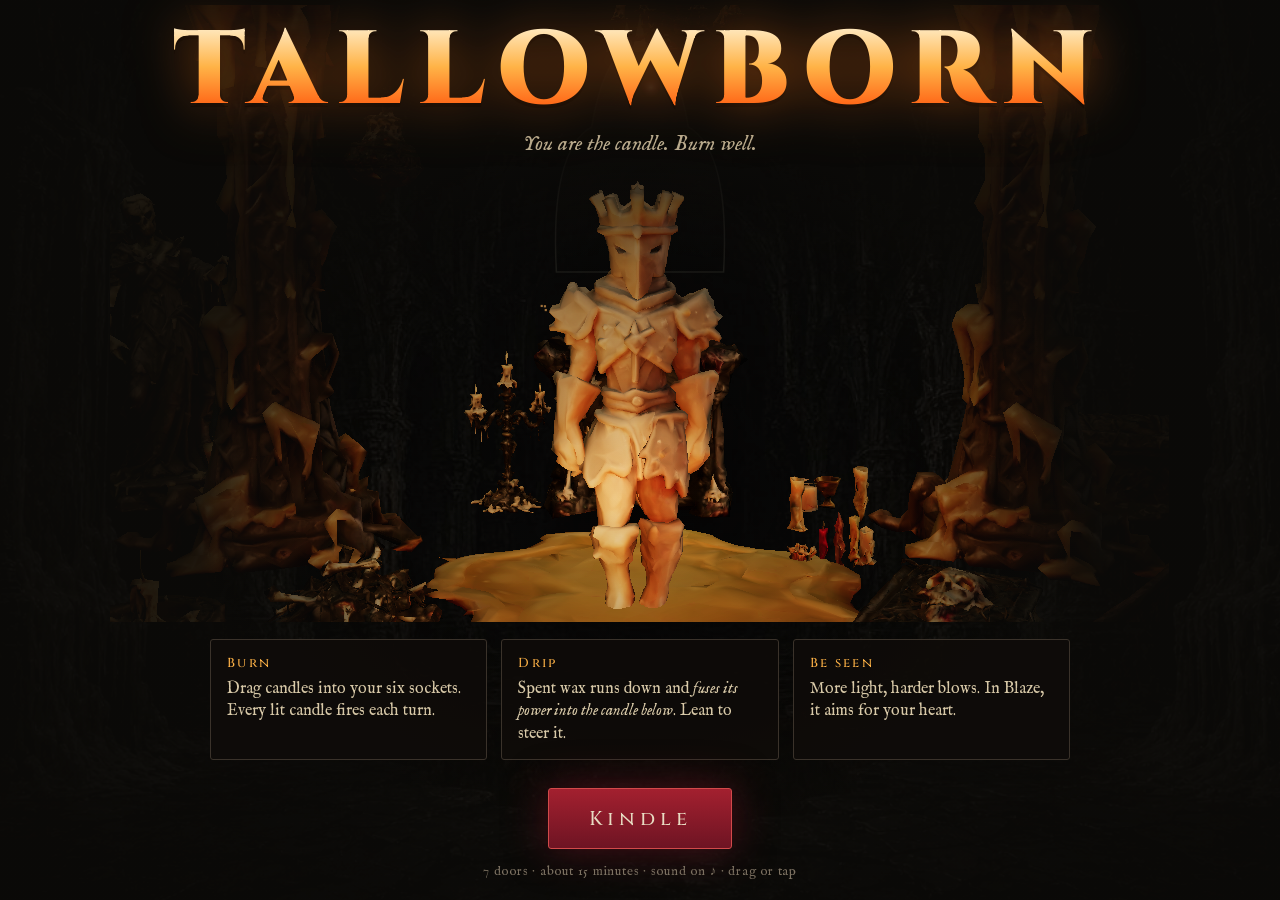
<file: games/tallowborn/index.html>
<!doctype html>
<html lang="en">
<head>
<meta charset="utf-8">
<meta name="viewport" content="width=device-width,initial-scale=1,viewport-fit=cover">
<meta name="theme-color" content="#0B0A08">
<title>TALLOWBORN</title>
<link rel="canonical" href="https://serhii-kozin-mobile.github.io/games/tallowborn/">
<meta property="og:type" content="website">
<meta property="og:site_name" content="Serhii Builds">
<meta property="og:title" content="TALLOWBORN: Dark occult roguelite">
<meta property="og:description" content="You are a knight of living wax, and your body is the board. Every candle that burns out drips down your body and fuses its power into the candle below.">
<meta property="og:url" content="https://serhii-kozin-mobile.github.io/games/tallowborn/">
<meta property="og:image" content="https://serhii-kozin-mobile.github.io/og/tallowborn.jpg">
<meta property="og:image:width" content="1200">
<meta property="og:image:height" content="630">
<meta name="twitter:card" content="summary_large_image">
<meta name="twitter:site" content="@SerhiiBuilds">
<link rel="icon" href="/favicon.svg" type="image/svg+xml">

<meta name="description" content="You are a knight of living wax. Every candle you burn drips down your body and fuses its power into the candle below.">
<link rel="icon" href="data:image/svg+xml,%3Csvg xmlns=%22http://www.w3.org/2000/svg%22 viewBox=%220 0 100 100%22%3E%3Ctext y=%22.9em%22 font-size=%2290%22%3E%F0%9F%95%AF%3C/text%3E%3C/svg%3E">
<link rel="stylesheet" href="assets/fonts.css">
<link rel="stylesheet" href="style.css">
</head>
<body>
<div id="bgimg"></div>
<canvas id="bg"></canvas>
<div id="app">
  <header id="top">
    <div id="brand">TALLOW<em>BORN</em></div>
    <div id="path" aria-label="doors"></div>
    <div id="dial" title="Light">
      <svg viewBox="0 0 120 66" aria-hidden="true">
        <path class="seg gloom" d="M10 60 A50 50 0 0 1 32 19"/>
        <path class="seg glow" d="M35 17 A50 50 0 0 1 85 17"/>
        <path class="seg blaze" d="M88 19 A50 50 0 0 1 110 60"/>
        <g id="needle"><line x1="60" y1="60" x2="60" y2="18"/><circle cx="60" cy="60" r="5"/></g>
      </svg>
      <div id="dialTxt"><b id="lightNum">0</b><span id="bandName">GLOOM</span></div>
    </div>
    <button id="mute" class="icon" aria-label="Sound">♪</button>
  </header>
  <main id="stage">
    <section id="foeBox">
      <div id="foe"></div>
      <div id="foeInfo">
        <div id="foeName">—</div>
        <div id="foeBar"><i id="foeHp"></i><span id="foeHpTxt"></span></div>
        <div id="intent"></div>
      </div>
    </section>
    <section id="bodyBox">
      <div id="effigy"></div>
      <div id="lean" role="group" aria-label="Lean">
        <button data-lean="left" title="Lean left: wax runs to your left side">◀ Lean</button>
        <button data-lean="upright" class="on" title="Stand upright: wax splits evenly">Upright</button>
        <button data-lean="right" title="Lean right: wax runs to your right side">Lean ▶</button>
      </div>
    </section>
    <aside id="side">
      <div class="stat" id="poolStat"><span class="k">Wax pool</span><b id="pool">0</b></div>
      <div class="stat" id="wardStat"><span class="k">Ward</span><b id="ward">0</b></div>
      <div class="stat" id="furyStat"><span class="k">Fury</span><b id="fury">0</b></div>
      <div id="log"></div>
      <div id="legend">
        <p><b>Crown</b> +1 light · <b>Arms</b> blows +1 · <b>Heart</b> ward &amp; mend ×2 · <b>Legs</b> +1 wick</p>
        <p>A candle that burns out drips down your body and fuses its first sigil into the candle below.</p>
      </div>
    </aside>
  </main>
  <footer id="bar">
    <div id="tallow" aria-label="tallow"></div>
    <div id="hand"></div>
    <div id="acts">
      <button id="pinchBtn" title="1 tallow: snuff a candle now so it drips">Pinch <small>1</small></button>
      <button id="recastBtn" title="1 tallow + pool wax: re-cast a lost limb (4) or patch a part (2)">Recast <small>1</small></button>
      <button id="endBtn" class="primary">Burn <span>▸</span></button>
    </div>
  </footer>
</div>
<canvas id="fx"></canvas>
<div id="seen"><span>IT CAN SEE YOU NOW</span></div>
<div id="overlay"></div>
<div id="drag"></div>
<script src="game.js"></script>
</body>
</html>
</file>
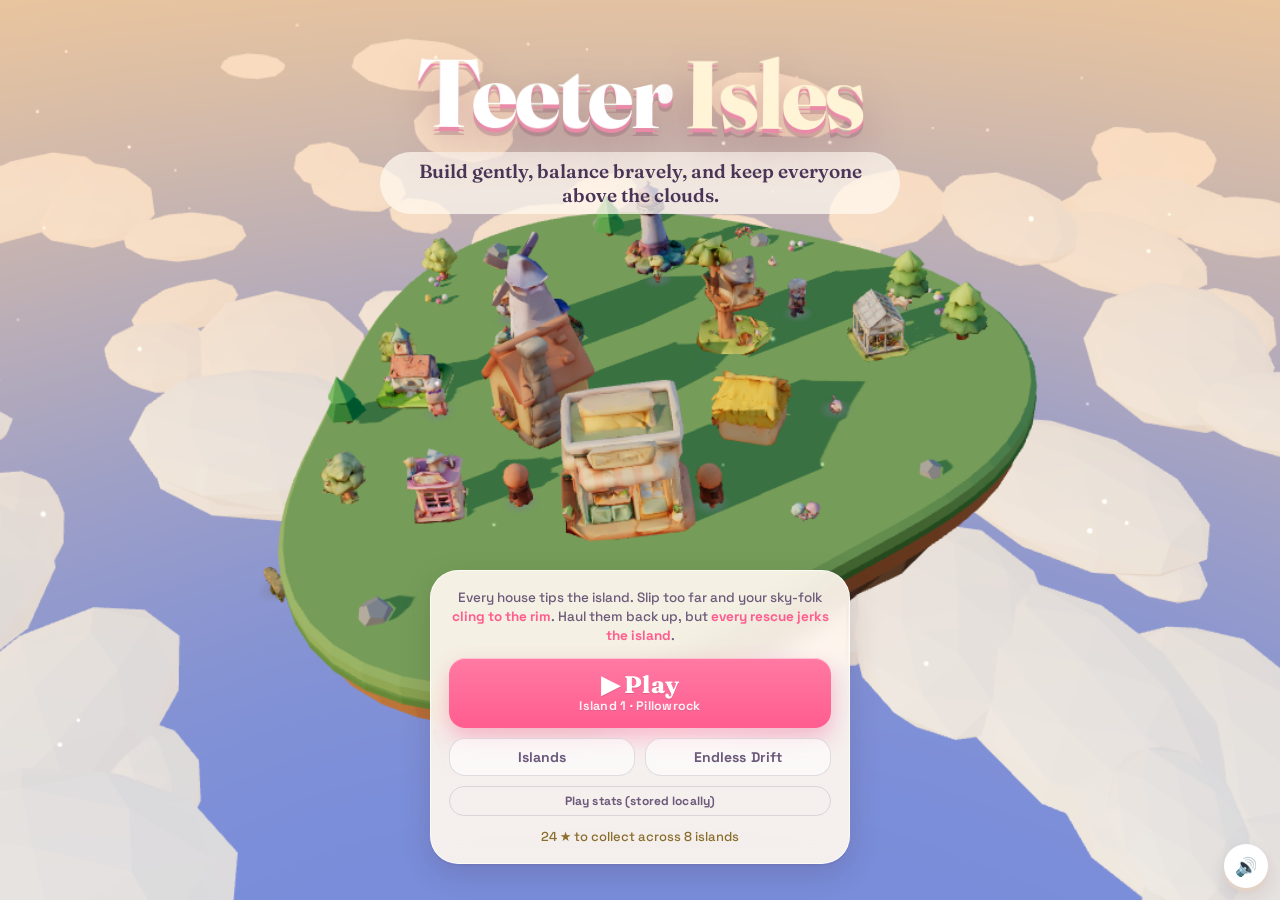
<file: games/teeter-isles/index.html>
<!doctype html>
<html lang="en">
<head>
<meta charset="utf-8">
<meta name="viewport" content="width=device-width, initial-scale=1, viewport-fit=cover, user-scalable=no">
<title>Teeter Isles: catch your sky-folk before they fall</title>
<link rel="canonical" href="https://serhii-kozin-mobile.github.io/games/teeter-isles/">
<meta property="og:type" content="website">
<meta property="og:site_name" content="Serhii Builds">
<meta property="og:title" content="Teeter Isles: Cozy 3D balance puzzle">
<meta property="og:description" content="Build a village on a floating island that tips with every house. Residents who slide off cling to the rim; haul them up, but every rescue jerks the island.">
<meta property="og:url" content="https://serhii-kozin-mobile.github.io/games/teeter-isles/">
<meta property="og:image" content="https://serhii-kozin-mobile.github.io/og/teeter-isles.jpg">
<meta property="og:image:width" content="1200">
<meta property="og:image:height" content="630">
<meta name="twitter:card" content="summary_large_image">
<meta name="twitter:site" content="@SerhiiBuilds">
<link rel="icon" href="/favicon.svg" type="image/svg+xml">

<meta name="description" content="A cozy-tense balance builder: every house tips your floating island. Residents who slide off cling to the rim. Haul them back up, but every rescue jerks the island.">
<meta name="theme-color" content="#7EC8E3">
<link rel="icon" href="data:image/svg+xml,<svg xmlns='http://www.w3.org/2000/svg' viewBox='0 0 64 64'><ellipse cx='32' cy='30' rx='26' ry='9' fill='%237FB069'/><path d='M8 31 L32 60 L56 31Z' fill='%23b07a4f'/><path d='M28 56 L32 64 L36 56Z' fill='%23FF5D8F'/><rect x='26' y='14' width='12' height='12' fill='%23f3ead8'/><path d='M23 15 L32 6 L41 15Z' fill='%23c8553d'/></svg>">
<link rel="stylesheet" href="assets/fonts.css">
<style>
:root{--ink:#33284a;--ink2:#6b5a7a;--cream:#FFF8EF;--card:rgba(255,248,239,.92);--pink:#FF5D8F;--coral:#F28B66;--grass:#7FB069;--sky:#7EC8E3;--danger:#E63946;--gold:#F6B93B;
 --ser:'Fraunces',Georgia,'Times New Roman',serif;--ui:'Space Grotesk',ui-rounded,system-ui,sans-serif;--sh:0 10px 30px rgba(70,40,60,.18),0 2px 0 rgba(70,40,60,.06)}
*{box-sizing:border-box;-webkit-tap-highlight-color:transparent}
html,body{margin:0;height:100%;overflow:hidden;font-family:var(--ui);color:var(--ink);background:#9fd3ea;touch-action:none;user-select:none;-webkit-user-select:none}
#scene{position:fixed;inset:0;width:100%;height:100%;display:block}
#vignette{position:fixed;inset:0;pointer-events:none;opacity:0;z-index:3;background:radial-gradient(ellipse at center,rgba(230,57,70,0) 55%,rgba(230,57,70,.38) 100%);transition:opacity .15s}
.hidden{display:none!important}
button{font:inherit;cursor:pointer;border:0;border-radius:16px;padding:.65em 1.15em;background:#fff;color:var(--ink);font-weight:700;letter-spacing:.01em;
 box-shadow:0 4px 0 #e3d3c6,0 8px 18px rgba(70,40,60,.12);transition:transform .08s,box-shadow .08s,filter .15s}
button:hover{filter:brightness(1.04)} button:active{transform:translateY(3px);box-shadow:0 1px 0 #e3d3c6,0 3px 8px rgba(70,40,60,.12)}
button.primary{background:linear-gradient(180deg,#ff7aa3,#FF5D8F);color:#fff;box-shadow:0 4px 0 #c93a69,0 10px 24px rgba(255,93,143,.35);text-shadow:0 1px 0 rgba(0,0,0,.12)}
button.primary:active{box-shadow:0 1px 0 #c93a69}
button.green{background:linear-gradient(180deg,#93c47d,var(--grass));color:#fff;box-shadow:0 4px 0 #5b8a48}
button:disabled{opacity:.45;cursor:default}
.screen{position:fixed;inset:0;display:flex;align-items:center;justify-content:center;padding:16px;z-index:10;animation:fadein .35s ease}
@keyframes fadein{from{opacity:0}to{opacity:1}}
@keyframes rise{from{transform:translateY(24px) scale(.97);opacity:0}to{transform:none;opacity:1}}
.card{background:var(--card);backdrop-filter:blur(10px);-webkit-backdrop-filter:blur(10px);border-radius:28px;padding:24px 26px;max-width:480px;width:100%;box-shadow:var(--sh);max-height:92vh;overflow:auto;animation:rise .4s cubic-bezier(.2,1.4,.4,1);border:1px solid rgba(255,255,255,.7)}
h1,h2{font-family:var(--ser);font-weight:800;letter-spacing:-.01em;margin:.1em 0 .25em;line-height:1.02}
h2 small,#lvlname small{display:block;font-family:var(--ui);font-size:11px;letter-spacing:.14em;text-transform:uppercase;color:var(--pink);font-weight:700;margin-bottom:2px}
/* menu */
#menu{flex-direction:column;justify-content:space-between;padding:max(5vh,18px) 16px max(4vh,18px);background:none}
#brand{text-align:center;animation:rise .6s cubic-bezier(.2,1.4,.4,1)}
#title{font-size:clamp(46px,9vw,96px);color:#fff;margin:0;text-shadow:0 4px 0 #e98aa8,0 8px 0 rgba(120,60,90,.25),0 18px 40px rgba(120,60,90,.35);letter-spacing:-.02em}
#title span{display:inline-block;animation:bob 3.2s ease-in-out infinite}
#title span:nth-child(2){animation-delay:.4s;color:#fff4d6}
@keyframes bob{0%,100%{transform:translateY(0) rotate(-2deg)}50%{transform:translateY(-6px) rotate(2deg)}}
#tagline{margin:.5em auto 0;max-width:520px;font-family:var(--ser);font-weight:600;font-size:clamp(15px,2vw,19px);color:#4a3558;background:rgba(255,248,239,.75);border-radius:999px;padding:.35em 1em;display:inline-block}
#menu .card{max-width:420px;text-align:center;padding:18px}
.menubtns{display:grid;gap:10px;grid-template-columns:1fr 1fr}
.menubtns .primary{grid-column:1/-1;font-size:22px;padding:.8em;font-family:var(--ser);letter-spacing:.01em}
#menustars{font-size:13px;margin-top:12px;color:var(--ink2)} #menustars b{color:var(--ink)}
.hook{font-size:13.5px;color:var(--ink2);margin:0 0 12px;line-height:1.4}
.hook b{color:var(--pink)}
.lbl{font-size:10.5px;text-transform:uppercase;letter-spacing:.14em;color:var(--ink2);margin:12px 0 5px;font-weight:700}
.chips{display:flex;flex-wrap:wrap;gap:4px}
.chip{display:inline-flex;align-items:center;gap:6px;background:#fff;border-radius:12px;padding:4px 9px 4px 5px;font-size:13px;font-weight:700;box-shadow:0 2px 0 #eadbd0;white-space:nowrap}
.chip .ico{width:22px;height:22px;flex:none}
.chip .wt{display:inline-flex;gap:2px;align-items:center} .chip .wt i{width:4px;height:11px;border-radius:2px;background:#8b7f95;display:inline-block}
.chip u{text-decoration:none;color:#4f8a3c;font-size:12px}
.chip.sm{font-size:12px;padding:3px 7px 3px 4px} .chip.sm .ico{width:18px;height:18px}
#intro ul{margin:4px 0;padding-left:0;list-style:none;font-size:14px;display:grid;gap:5px}
#intro li{background:rgba(255,255,255,.7);border-radius:12px;padding:6px 10px;line-height:1.3;color:var(--ink2)} #intro li b{color:var(--ink);font-family:var(--ser);margin-right:4px}
#introflavor{font-family:var(--ser);font-weight:600;color:var(--ink2);font-size:16px;line-height:1.35;margin:.2em 0 .4em}
#introgoal{display:flex;gap:6px;flex-wrap:wrap;margin:14px 0;font-weight:700;font-size:14px}
#introgoal span{background:#fff3d1;color:#9a6a00;border-radius:999px;padding:4px 10px}
#levelgrid{display:grid;grid-template-columns:repeat(auto-fill,minmax(128px,1fr));gap:10px;margin:12px 0}
.lvl{display:flex;flex-direction:column;align-items:flex-start;gap:2px;text-align:left;position:relative;padding:.7em .9em}
.lvl b{font-size:26px;color:var(--pink);font-family:var(--ser)} .lvl span{font-size:13px;font-family:var(--ser)} .lvl i{font-style:normal;color:var(--gold);letter-spacing:2px} .lvl i em{font-style:normal;color:#e6dbd2}
.lvl s{position:absolute;top:8px;right:10px;text-decoration:none;font-size:13px}
.lvl.locked{opacity:.4}
#statsbody{font-size:11px;background:#fff;border-radius:12px;padding:10px;max-height:50vh;overflow:auto;white-space:pre-wrap;user-select:text}
#result .card{text-align:center}
#resstars{font-size:58px;letter-spacing:4px;margin:4px 0 6px;min-height:70px} #resstars .big{font-family:var(--ser);font-size:58px;color:var(--pink)}
#resstars .st{display:inline-block;animation:starpop .5s cubic-bezier(.2,1.8,.4,1) both} #resstars .on{color:var(--gold);text-shadow:0 4px 0 #d99a17,0 10px 24px rgba(246,185,59,.5)} #resstars .off{color:#e8ddd3}
@keyframes starpop{from{transform:scale(0) rotate(-40deg);opacity:0}to{transform:none;opacity:1}}
#resscore{font-size:16px} #resscore b{font-family:var(--ser);font-size:22px} #resscore em{font-style:normal;background:#eaf6e3;color:#3f7a2c;border-radius:999px;padding:2px 8px;margin-left:4px;font-weight:700;font-size:13px}
#resrescue{font-size:14px;margin:8px 0 0;color:#8a5a00} #resfallen{font-size:13px;color:var(--ink2);margin:6px 0 16px;font-family:var(--ser)}
.row{display:flex;gap:8px;justify-content:center;flex-wrap:wrap}
.mute{position:fixed;right:max(12px,env(safe-area-inset-right));bottom:max(12px,env(safe-area-inset-bottom));z-index:12;width:44px;height:44px;padding:0;border-radius:50%;font-size:18px}
/* HUD */
#hud{position:fixed;inset:0;pointer-events:none;z-index:5}
#hud > *{pointer-events:auto}
#topbar{position:absolute;top:max(12px,env(safe-area-inset-top));left:12px;right:12px;display:flex;gap:8px;align-items:flex-start;pointer-events:none}
#topbar > *{pointer-events:auto}
.pill{background:var(--card);backdrop-filter:blur(8px);-webkit-backdrop-filter:blur(8px);border-radius:16px;padding:7px 13px;box-shadow:var(--sh);border:1px solid rgba(255,255,255,.7)}
#lvlname{font-family:var(--ser);font-weight:800;font-size:17px;line-height:1.05}
#people{font-weight:700;font-size:15px;display:flex;gap:10px;align-items:center;white-space:nowrap}
#people .a{font-family:var(--ser);font-size:20px} #people .f{color:var(--danger)}
#people.alarm{animation:alarm .5s ease-in-out infinite alternate;background:#ffe4e6}
@keyframes alarm{to{box-shadow:0 0 0 4px rgba(230,57,70,.35),var(--sh)}}
#gaugebox{margin-left:auto;position:relative;width:132px;height:132px}
#gauge{width:132px;height:132px}
#tiltdeg{position:absolute;bottom:-8px;left:50%;transform:translateX(-50%);font-weight:700;font-size:14px;background:var(--ink);color:#fff;border-radius:999px;padding:1px 10px;transition:background .2s}
#tiltdeg.warm{background:#c99a1a} #tiltdeg.hot{background:#e06d2c} #tiltdeg.crit{background:var(--danger);animation:alarm .3s infinite alternate}
#btnpause{width:44px;height:44px;padding:0;border-radius:14px;font-size:15px}
#hint{position:absolute;top:calc(max(12px,env(safe-area-inset-top)) + 150px);left:50%;transform:translateX(-50%);max-width:min(560px,90vw);background:var(--ink);color:#fff;border-radius:18px;padding:11px 16px;font-weight:500;font-size:15px;line-height:1.35;text-align:center;box-shadow:0 10px 30px rgba(40,20,50,.3);pointer-events:none}
#hint.pop{animation:hintpop .35s cubic-bezier(.2,1.6,.4,1)}
@keyframes hintpop{from{transform:translateX(-50%) scale(.85);opacity:0}to{transform:translateX(-50%);opacity:1}}
#feed{position:absolute;left:12px;top:calc(max(12px,env(safe-area-inset-top)) + 58px);display:flex;flex-direction:column;gap:5px;pointer-events:none}
#feed div{color:#fff;font-weight:700;font-size:13px;border-radius:12px;padding:5px 11px;transition:opacity .8s,transform .8s;animation:rise .3s ease;box-shadow:0 4px 12px rgba(0,0,0,.12)}
#feed .bad{background:rgba(230,57,70,.92)} #feed .warn{background:rgba(224,109,44,.94)} #feed .good{background:rgba(79,138,60,.94)}
#feed div.fade{opacity:0;transform:translateX(-10px)}
#bottombar{position:absolute;left:12px;right:12px;bottom:max(12px,env(safe-area-inset-bottom));display:flex;gap:10px;align-items:flex-end;justify-content:space-between;pointer-events:none}
#bottombar > *{pointer-events:auto}
#queue{display:flex;gap:6px;align-items:center;padding:8px;border-radius:22px;flex-wrap:wrap;max-width:min(100%,560px)}
#queue .q .chip{box-shadow:none;background:rgba(255,255,255,.75)}
#qcur{position:relative;cursor:grab;touch-action:none;animation:glow 1.6s ease-in-out infinite}
#qcur .chip{background:#fff;font-size:15px;padding:8px 12px 8px 8px;border-radius:16px;box-shadow:0 4px 0 #f0b9cb,0 0 0 2px var(--pink)} #qcur .chip .ico{width:34px;height:34px}
#qcur .grab{position:absolute;top:-9px;right:8px;background:var(--pink);color:#fff;font-size:9.5px;letter-spacing:.12em;text-transform:uppercase;border-radius:999px;padding:1px 7px;font-weight:700}
#qcur.dim{opacity:.5;animation:none}
@keyframes glow{50%{transform:translateY(-3px)}}
.qleft{font-size:12px;color:var(--ink2);margin:0 6px} .qleft b{font-family:var(--ser);font-size:17px;color:var(--ink)}
#tools{display:flex;gap:7px;flex-wrap:wrap;justify-content:flex-end;padding-right:54px}
#tools button{padding:.6em .85em;font-size:14px;border-radius:14px}
#tools button.on{background:#ffe1ea;box-shadow:0 4px 0 #f0b9cb,0 0 0 2px var(--pink)}
#tools .ex{display:flex;align-items:center;gap:4px;touch-action:none} #tools .ex .ico{width:22px;height:22px}
#tools b{background:var(--pink);color:#fff;border-radius:8px;padding:0 6px;font-size:12px}
#btnplace{position:absolute;left:50%;transform:translateX(-50%);bottom:calc(max(12px,env(safe-area-inset-bottom)) + 96px);font-size:19px;padding:.75em 1.5em;animation:hintpop .3s}
#hud.dragging #tools,#hud.dragging #hint{opacity:.3}
/* dangle tags */
#tags{position:fixed;inset:0;pointer-events:none;z-index:6}
.tag{position:absolute;left:0;top:0;pointer-events:auto;display:flex;align-items:center;gap:7px;padding:6px 12px 6px 6px;border-radius:999px;background:#fff;box-shadow:0 6px 0 #f3c2cf,0 12px 26px rgba(230,57,70,.35);
 margin:0;translate:-50% -130%;animation:tagin .35s cubic-bezier(.2,1.8,.4,1);white-space:nowrap;border:2px solid var(--pink)}
.tag svg{width:34px;height:34px;transform:rotate(-90deg)} .tag .bg{fill:#ffe1ea;stroke:#f6d6df;stroke-width:4} .tag .fg{fill:none;stroke:var(--pink);stroke-width:4;stroke-dasharray:100;stroke-linecap:round;transition:stroke-dashoffset .1s linear}
.tag .who{display:flex;flex-direction:column;line-height:1.05;text-align:left} .tag .who b{font-family:var(--ser);font-size:15px;letter-spacing:.03em} .tag .who i{font-style:normal;font-size:10.5px;color:var(--ink2);max-width:140px;overflow:hidden;text-overflow:ellipsis}
.tag .cta{background:var(--pink);color:#fff;border-radius:999px;font-size:11px;padding:4px 8px;letter-spacing:.06em}
.tag.urgent{animation:shakeit .25s linear infinite;border-color:var(--danger)} .tag.urgent .fg{stroke:var(--danger)} .tag.urgent .cta{background:var(--danger)}
.tag.gone{opacity:0;transition:opacity .25s;pointer-events:none}
.tag::after{content:'';position:absolute;left:50%;bottom:-10px;width:14px;height:14px;background:#fff;border-right:2px solid var(--pink);border-bottom:2px solid var(--pink);transform:translateX(-50%) rotate(45deg)}
@keyframes tagin{from{scale:.3;opacity:0}to{scale:1;opacity:1}}
@keyframes shakeit{0%,100%{rotate:-2deg}50%{rotate:2deg}}
#aimlabel{position:fixed;left:0;top:0;pointer-events:none;z-index:4;translate:-50% -100%;background:var(--ink);color:#fff;border-radius:999px;padding:4px 11px;font-size:13px;font-weight:500;border:2px solid var(--c,#5ccf5c);white-space:nowrap}
#aimlabel b{font-family:var(--ser);color:var(--c,#5ccf5c);margin-right:3px} #aimlabel.no{opacity:.7} #aimlabel small{display:block;text-align:center;font-size:10.5px;opacity:.85;margin-top:-1px}
.dragchip{position:fixed;left:0;top:0;z-index:20;pointer-events:none;width:72px;height:72px;margin:-36px 0 0 -36px;border-radius:50%;background:#fff;box-shadow:0 14px 30px rgba(70,40,60,.35),0 0 0 3px var(--pink);display:grid;place-items:center;transition:scale .15s}
.dragchip .ico{width:46px;height:46px} .dragchip.over{scale:.7;opacity:.85}
@media (max-width:640px){
 #gaugebox,#gauge{width:100px;height:100px}
 #lvlname{font-size:14px;max-width:38vw} #people{font-size:13px;gap:7px} #people .a{font-size:17px}
 #hint{top:calc(max(12px,env(safe-area-inset-top)) + 118px);font-size:14px}
 #bottombar{flex-direction:column;align-items:stretch;gap:6px}
 #queue{max-width:100%;flex-wrap:nowrap} #queue .q:nth-child(n+4){display:none} #lvlname{white-space:nowrap;overflow:hidden;text-overflow:ellipsis}
 #tools{justify-content:flex-start;padding-right:52px} #tools button{font-size:13px;padding:.55em .7em}
 #btnplace{bottom:calc(max(12px,env(safe-area-inset-bottom)) + 150px)}
 .menubtns{grid-template-columns:1fr 1fr}
 .tag .who i{display:none}
}
@media (max-height:520px){ #gaugebox,#gauge{width:90px;height:90px} #hint{top:110px} }
/* v3 first-impression pass */
#title{transform-origin:50% 80%;will-change:transform}
.menubtns .primary{font-size:24px;padding:.6em .8em;min-height:68px;line-height:1.05}
.menubtns .primary small{display:block;font-family:var(--ui);font-size:12.5px;font-weight:700;letter-spacing:.02em;opacity:.9;margin-top:3px}
.menubtns button:not(.primary){background:rgba(255,255,255,.6);box-shadow:none;font-size:14px;color:var(--ink2);border:1.5px solid rgba(107,90,122,.18)}
#menustars{color:#8a6d2a}
#tiltdeg{white-space:nowrap}
#tiltdeg i{font-style:normal;font-weight:700;font-size:10px;margin-left:5px;text-transform:uppercase;letter-spacing:.08em;opacity:.92}
#introfolk .chips{display:flex;flex-wrap:wrap;gap:6px}
.folk{background:#fff;border-radius:999px;padding:3px 10px 3px 8px;font-size:12.5px;font-weight:700;color:var(--ink);box-shadow:0 1px 0 rgba(51,40,74,.08)}
.folk::before{content:'';display:inline-block;width:9px;height:9px;border-radius:50%;background:var(--coral);margin-right:6px;vertical-align:0}
.folk:nth-child(2)::before{background:var(--grass)}.folk:nth-child(3)::before{background:#7a8fd6}
#introgoal{align-items:center}
#introgoal .goal{flex-basis:100%;margin:0 0 4px;font-size:15px;color:var(--ink)}
#introgoal em{font-style:normal;font-weight:600;font-size:12px;color:var(--ink2)}
/* r2 beauty pass: full island names on phones, softer premium tray, 44px touch targets */
#queue{background:rgba(255,251,245,.94);-webkit-backdrop-filter:blur(12px);backdrop-filter:blur(12px);border:1px solid #fff;box-shadow:0 14px 34px rgba(80,60,120,.20)}
#tools button{min-height:44px;min-width:44px}
#tools button:active,.menubtns button:active{transform:scale(.97);transition:transform .12s}
.menubtns .primary{box-shadow:0 10px 22px rgba(244,63,127,.32),inset 0 1px 0 rgba(255,255,255,.55)}
@media (max-width:640px){
 #lvlname{font-size:13px;max-width:46vw;letter-spacing:-.01em;overflow:visible;text-overflow:clip}
 #lvlname small{font-size:9.5px;letter-spacing:.12em;margin-bottom:1px}
 #people{padding-left:9px;padding-right:9px}
 #tools{gap:5px;padding-right:50px;flex-wrap:nowrap} #tools button{padding:.5em .62em} #tools .ex{font-size:0;gap:3px} #tools .ex .ico{width:24px;height:24px} #tools .ex b{font-size:12px}
 #btnundo span{display:none} #btnundo{font-size:16px}
}
</style>
</head>
<body>
<canvas id="scene"></canvas>
<div id="vignette"></div>
<div id="tags"></div>
<div id="aimlabel" class="hidden"></div>
<button class="mute" aria-label="Mute">🔊</button>

<div id="menu" class="screen hidden">
  <div id="brand"><h1 id="title"><span>Teeter</span> <span>Isles</span></h1><div id="tagline"></div></div>
  <div class="card">
    <p class="hook">Every house tips the island. Slip too far and your sky-folk <b>cling to the rim</b>. Haul them back up, but <b>every rescue jerks the island</b>.</p>
    <div class="menubtns">
      <button id="btnplay" class="primary">Play</button>
      <button id="btnislands">Islands</button>
      <button id="btnendless">Endless Drift</button>
      <button id="btnstats" style="grid-column:1/-1;font-size:12px;padding:.5em;box-shadow:none;background:transparent;color:var(--ink2)">Play stats (stored locally)</button>
    </div>
    <div id="menustars"></div>
  </div>
</div>

<div id="levels" class="screen hidden"><div class="card"><h2><small>Choose</small>Islands</h2><div id="levelgrid"></div><button class="back">Back</button></div></div>
<div id="stats" class="screen hidden"><div class="card"><h2><small>Local only</small>Play stats</h2><p style="font-size:13px;color:var(--ink2)">Stored only on this device. Export to share the funnel numbers.</p><pre id="statsbody"></pre><div class="row"><button id="btnexport" class="green">Export JSON</button><button id="btnclear">Reset</button><button class="back">Back</button></div></div></div>

<div id="intro" class="screen hidden"><div class="card">
  <h2 id="introtitle"></h2><p id="introflavor"></p>
  <div id="introqueue"></div><div id="introfolk"></div>
  <div id="introgoal"></div>
  <div class="row"><button class="back">Menu</button><button id="btnstart" class="primary">Start building</button></div>
</div></div>

<div id="result" class="screen hidden"><div class="card">
  <h2 id="restitle"></h2><div id="resstars"></div><div id="resscore"></div><div id="resrescue"></div><div id="resfallen"></div>
  <div class="row"><button id="btnmenu">Menu</button><button id="btnretry">Retry</button><button id="btnnext" class="primary">Next island</button></div>
</div></div>

<div id="pause" class="screen hidden"><div class="card" style="text-align:center;max-width:360px"><h2>Paused</h2><div class="row"><button id="btnresume" class="primary">Resume</button><button id="btnrestart">Restart</button><button id="btnquit">Menu</button></div></div></div>

<div id="hud" class="hidden">
  <div id="topbar">
    <button id="btnpause" aria-label="Pause">❚❚</button>
    <div id="lvlname" class="pill"></div>
    <div id="people" class="pill" title="residents aboard / total, fallen"><span>🏡 <span class="a" id="alive">0</span>/<span id="total">0</span></span><span class="f">☁ <span id="fallen">0</span></span></div>
    <div id="gaugebox"><canvas id="gauge" width="264" height="264"></canvas><div id="tiltdeg">0°</div></div>
  </div>
  <div id="feed"></div>
  <div id="hint" class="hidden"></div>
  <button id="btnplace" class="primary hidden">✓ Build here</button>
  <div id="bottombar">
    <div id="queue" class="pill"></div>
    <div id="tools">
      <button id="ex_stone" class="ex" title="Drag the ballast stone onto the island"><svg viewBox="0 0 24 24" class="ico"><path d="M3 19 L5 10 L11 5 L18 7 L21 14 L18 20Z" fill="#8a8f98"/><circle cx="12" cy="13" r="3" fill="none" stroke="#7fe7ff" stroke-width="1.6"/></svg>Stone<b>0</b></button>
      <button id="ex_balloon" class="ex" title="Drag the sky balloon onto the island"><svg viewBox="0 0 24 24" class="ico"><ellipse cx="12" cy="9" rx="7" ry="8" fill="#e85d75"/><path d="M5.3 10 H18.7" stroke="#ffd166" stroke-width="2.5"/><path d="M12 17 V22" stroke="#bbb" stroke-width="1.2"/></svg>Balloon<b>0</b></button>
      <button id="btnturn" title="Turn house (R)">⟳ Turn</button>
      <button id="btnrotl" title="Rotate view (Q)" aria-label="Rotate view left">◀</button>
      <button id="btnrotr" title="Rotate view (E)" aria-label="Rotate view right">▶</button>
      <button id="btnundo" aria-label="Undo (once per island)" title="Undo (once per island)">↶ Undo</button>
    </div>
  </div>
</div>
<script src="game.js"></script>
</body>
</html>
</file>
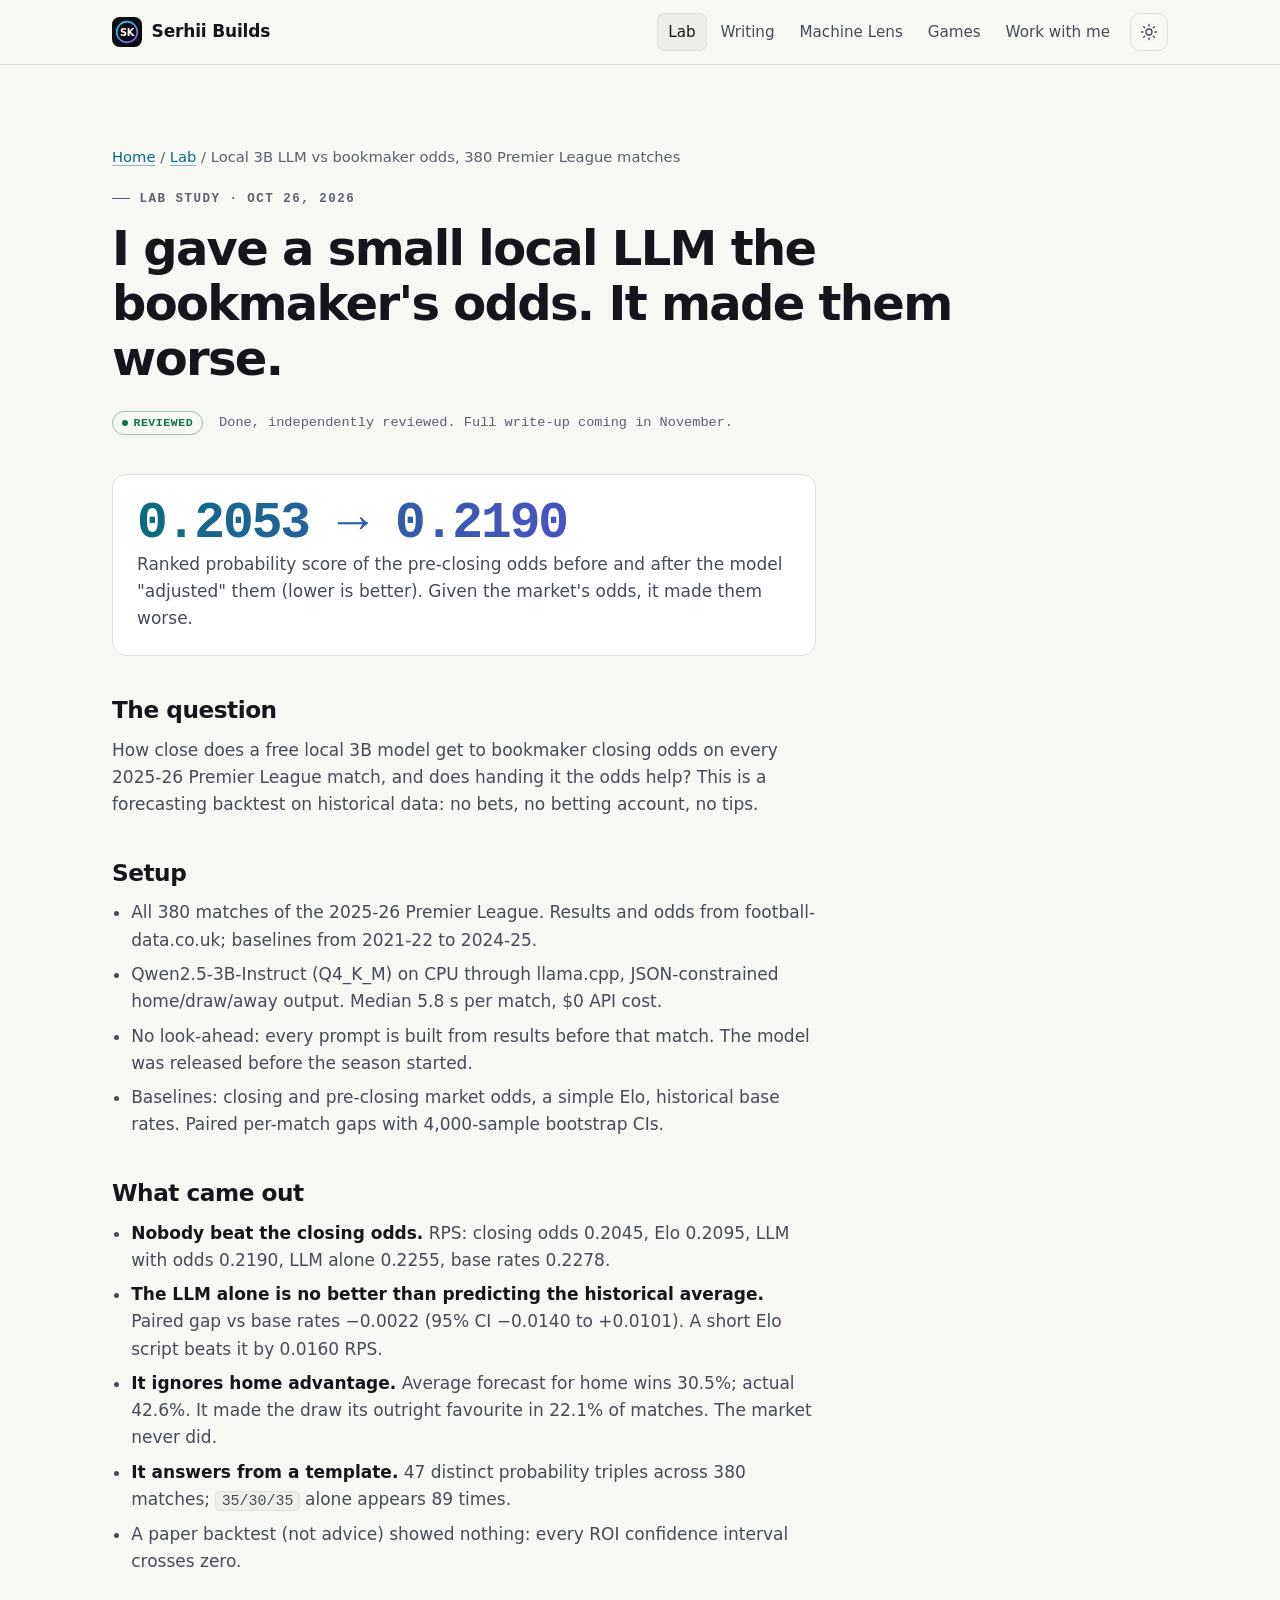
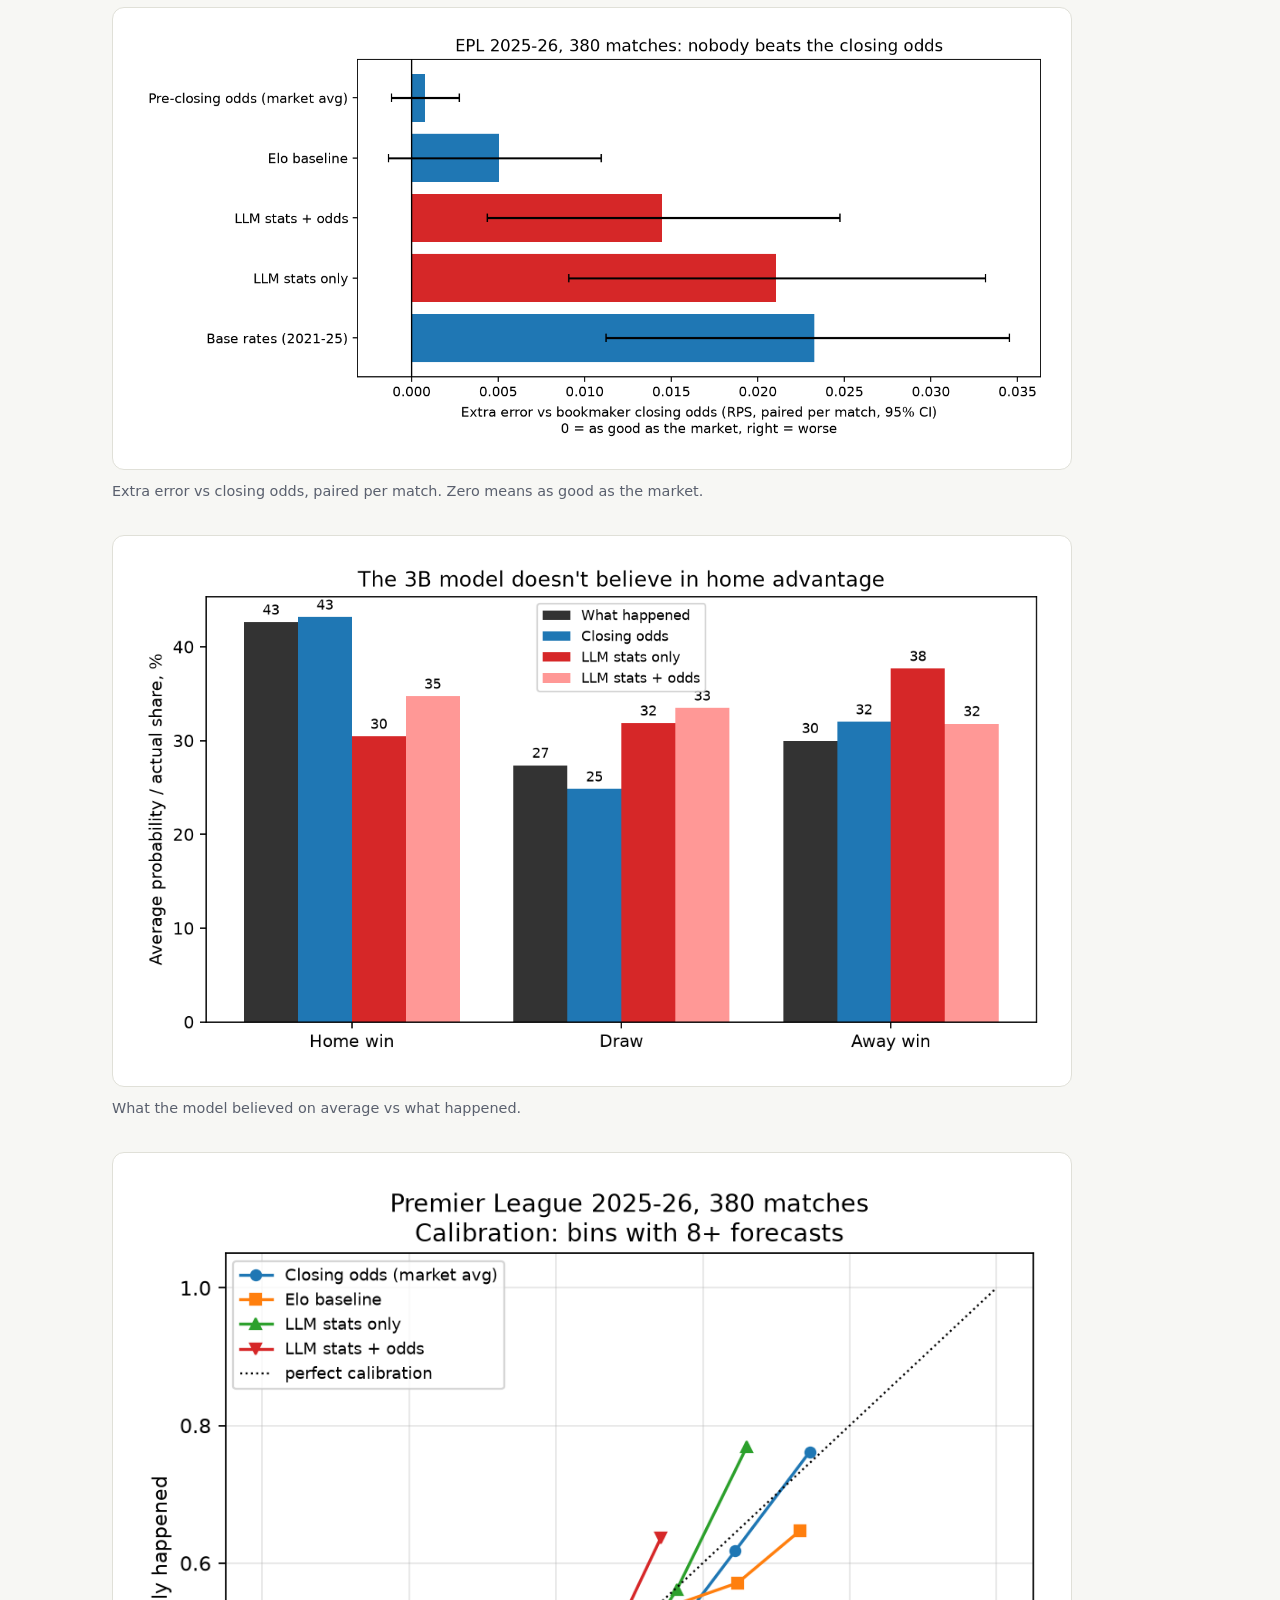
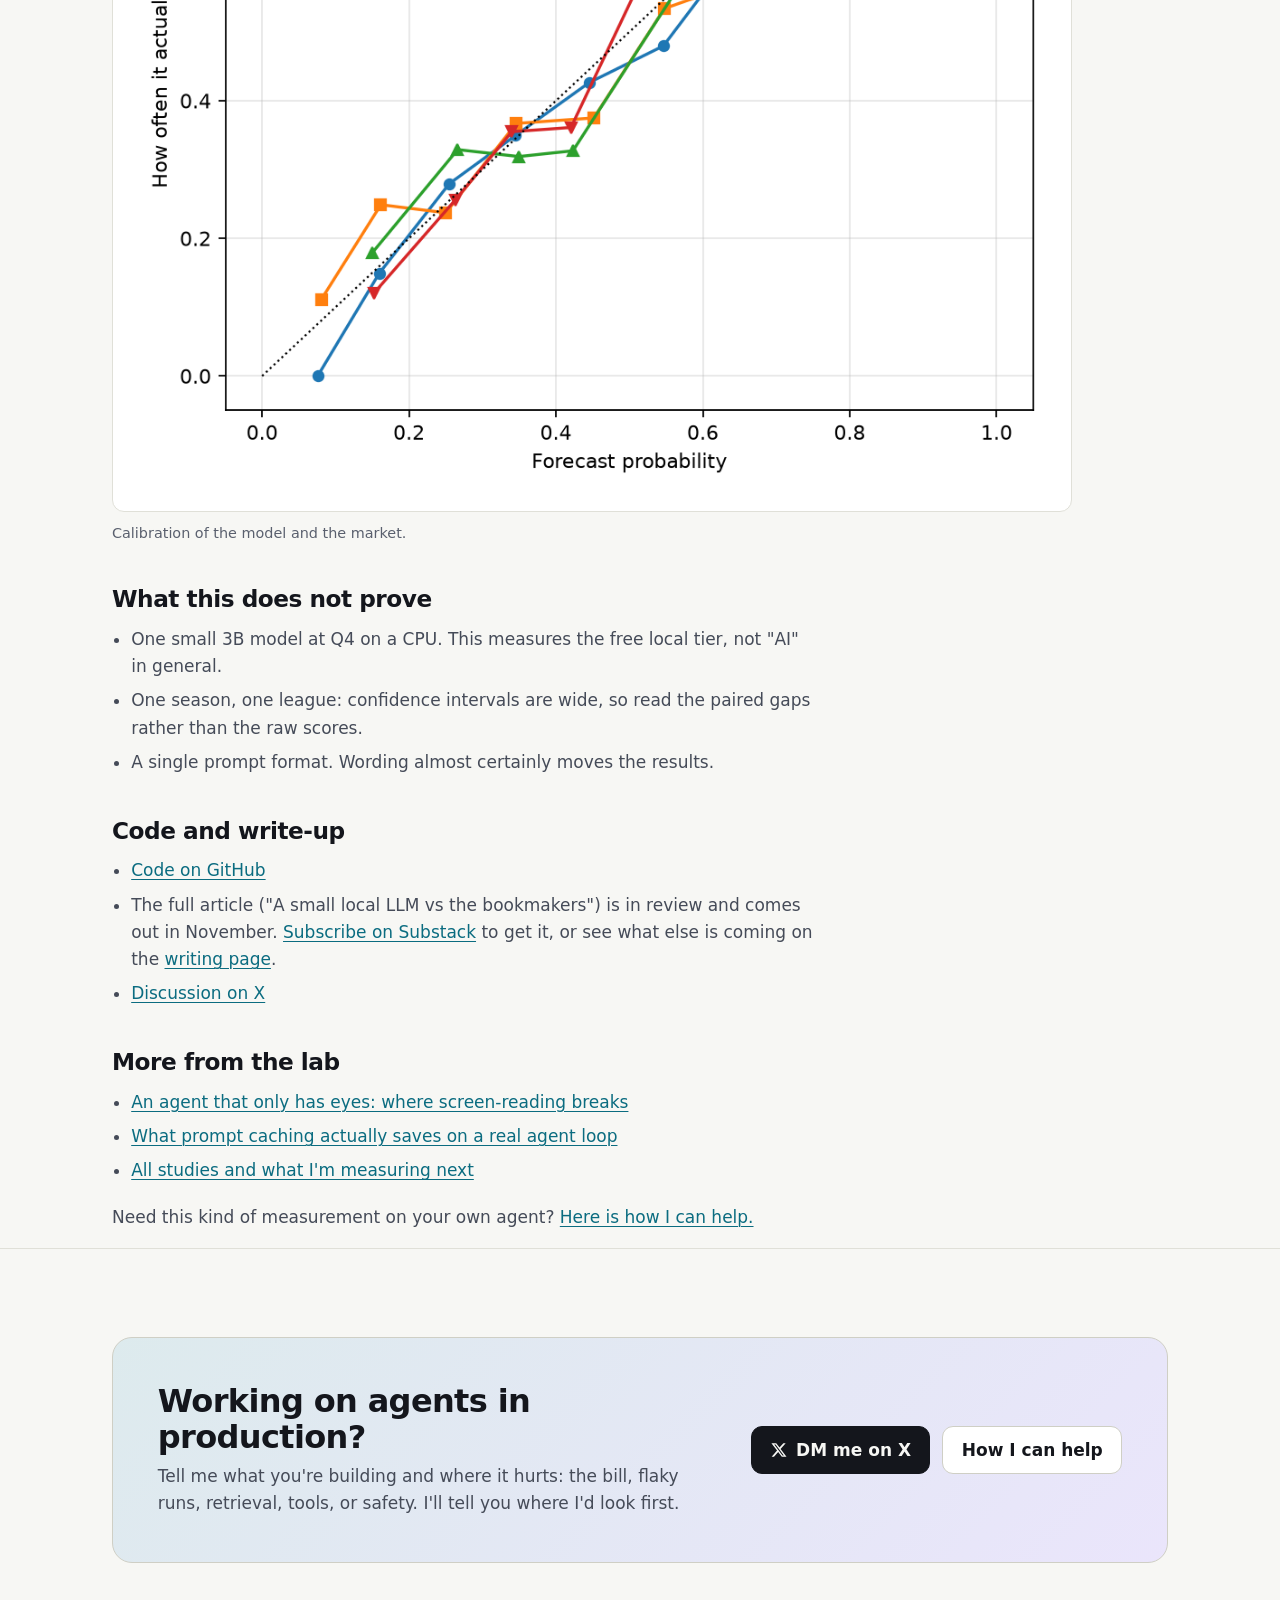
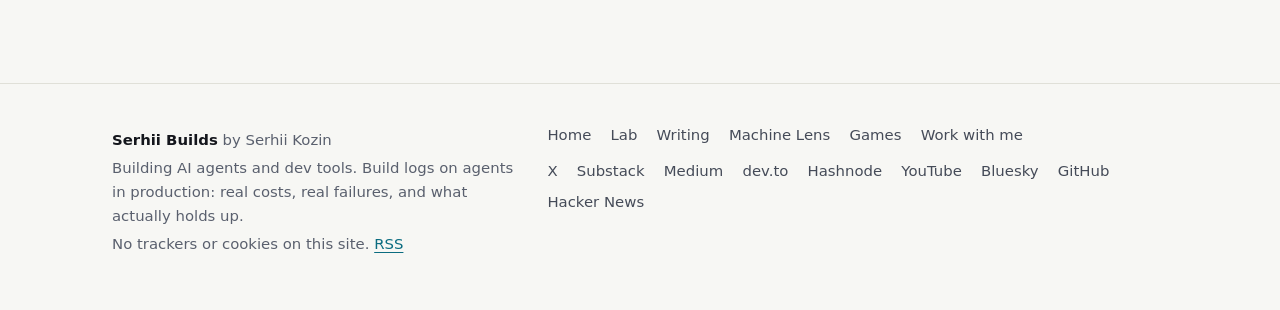
<file: lab/llm-vs-bookmaker-epl/index.html>
<!doctype html>
<html lang="en">
<head>
<meta charset="utf-8">
<meta name="viewport" content="width=device-width,initial-scale=1">
<title>LLM vs bookmaker odds on 380 Premier League matches</title>
<meta name="description" content="Can a free local LLM forecast football? A 3B model vs closing odds and Elo on every 2025-26 Premier League match. Given the odds, it made them worse.">
<meta name="author" content="Serhii Kozin">
<link rel="canonical" href="https://serhii-kozin-mobile.github.io/lab/llm-vs-bookmaker-epl/">
<meta name="robots" content="index,follow,max-image-preview:large">
<meta property="og:type" content="article">
<meta property="og:site_name" content="Serhii Builds">
<meta property="og:locale" content="en_US">
<meta property="og:title" content="LLM vs bookmaker odds on 380 Premier League matches">
<meta property="og:description" content="Can a free local LLM forecast football? A 3B model vs closing odds and Elo on every 2025-26 Premier League match. Given the odds, it made them worse.">
<meta property="og:url" content="https://serhii-kozin-mobile.github.io/lab/llm-vs-bookmaker-epl/">
<meta property="og:image" content="https://serhii-kozin-mobile.github.io/og/llm-vs-bookmaker-epl.png">
<meta property="og:image:type" content="image/png">
<meta property="og:image:width" content="1200">
<meta property="og:image:height" content="630">
<meta property="og:image:alt" content="Lab study card. 0.2053 → 0.2190: Local 3B LLM vs bookmaker odds, 380 Premier League matches.">
<meta property="article:published_time" content="2026-10-26">
<meta property="article:modified_time" content="2026-10-26">
<meta property="article:author" content="https://serhii-kozin-mobile.github.io/about/">
<meta name="twitter:card" content="summary_large_image">
<meta name="twitter:site" content="@SerhiiBuilds">
<meta name="twitter:creator" content="@SerhiiBuilds">
<meta name="twitter:title" content="LLM vs bookmaker odds on 380 Premier League matches">
<meta name="twitter:description" content="Can a free local LLM forecast football? A 3B model vs closing odds and Elo on every 2025-26 Premier League match. Given the odds, it made them worse.">
<meta name="twitter:image" content="https://serhii-kozin-mobile.github.io/og/llm-vs-bookmaker-epl.png">
<meta name="twitter:image:alt" content="Lab study card. 0.2053 → 0.2190: Local 3B LLM vs bookmaker odds, 380 Premier League matches.">
<script type="application/ld+json">{"@context":"https://schema.org","@graph":[{"@type":"Person","@id":"https://serhii-kozin-mobile.github.io/#person","name":"Serhii Kozin","alternateName":"Serhii Builds","url":"https://serhii-kozin-mobile.github.io/about/","jobTitle":"AI agent developer","description":"Builds AI agents and developer tools, and publishes reproducible studies on what agents in production cost and where they break.","knowsAbout":["AI agents","LLM evaluation","Retrieval-augmented generation","Model Context Protocol","Prompt caching","Computer-use agents","LLM cost optimization"],"sameAs":["https://x.com/SerhiiBuilds","https://serhiibuilds.substack.com","https://medium.com/@serhiibuilds","https://dev.to/serhiibuilds","https://serhiibuilds.hashnode.dev","https://www.youtube.com/@serhii.builds","https://bsky.app/profile/serhiibuilds.bsky.social","https://github.com/serhii-kozin-mobile","https://news.ycombinator.com/user?id=serhiibuilds","https://substack.com/@serhiibuilds"]},{"@type":"WebSite","@id":"https://serhii-kozin-mobile.github.io/#website","url":"https://serhii-kozin-mobile.github.io/","name":"Serhii Builds","alternateName":["SerhiiBuilds","Serhii Kozin"],"description":"Building AI agents and dev tools. Build logs on agents in production: real costs, real failures, and what actually holds up.","inLanguage":"en","publisher":{"@id":"https://serhii-kozin-mobile.github.io/#person"}},{"@type":"WebPage","@id":"https://serhii-kozin-mobile.github.io/lab/llm-vs-bookmaker-epl/#webpage","url":"https://serhii-kozin-mobile.github.io/lab/llm-vs-bookmaker-epl/","name":"LLM vs bookmaker odds on 380 Premier League matches","description":"Can a free local LLM forecast football? A 3B model vs closing odds and Elo on every 2025-26 Premier League match. Given the odds, it made them worse.","isPartOf":{"@id":"https://serhii-kozin-mobile.github.io/#website"},"inLanguage":"en","breadcrumb":{"@id":"https://serhii-kozin-mobile.github.io/lab/llm-vs-bookmaker-epl/#breadcrumb"},"primaryImageOfPage":"https://serhii-kozin-mobile.github.io/og/llm-vs-bookmaker-epl.png"},{"@type":"TechArticle","@id":"https://serhii-kozin-mobile.github.io/lab/llm-vs-bookmaker-epl/#article","headline":"I gave a small local LLM the bookmaker's odds. It made them worse.","alternativeHeadline":"LLM vs bookmaker odds on 380 Premier League matches","description":"Can a free local LLM forecast football? A 3B model vs closing odds and Elo on every 2025-26 Premier League match. Given the odds, it made them worse.","datePublished":"2026-10-26","dateModified":"2026-10-26","author":{"@id":"https://serhii-kozin-mobile.github.io/#person"},"publisher":{"@id":"https://serhii-kozin-mobile.github.io/#person"},"mainEntityOfPage":{"@id":"https://serhii-kozin-mobile.github.io/lab/llm-vs-bookmaker-epl/#webpage"},"isPartOf":{"@id":"https://serhii-kozin-mobile.github.io/#website"},"inLanguage":"en","keywords":["LLM forecasting","bookmaker odds","Premier League","ranked probability score","local LLM evaluation","forecasting","local models","evals"],"image":["https://serhii-kozin-mobile.github.io/og/llm-vs-bookmaker-epl.png","https://serhii-kozin-mobile.github.io/lab/llm-vs-bookmaker-epl/rps_gap_vs_closing.png"]},{"@type":"BreadcrumbList","@id":"https://serhii-kozin-mobile.github.io/lab/llm-vs-bookmaker-epl/#breadcrumb","itemListElement":[{"@type":"ListItem","position":1,"name":"Home","item":"https://serhii-kozin-mobile.github.io/"},{"@type":"ListItem","position":2,"name":"Lab","item":"https://serhii-kozin-mobile.github.io/lab/"},{"@type":"ListItem","position":3,"name":"Local 3B LLM vs bookmaker odds, 380 Premier League matches","item":"https://serhii-kozin-mobile.github.io/lab/llm-vs-bookmaker-epl/"}]}]}</script>
<meta name="theme-color" content="#0b0d12" media="(prefers-color-scheme: dark)">
<meta name="theme-color" content="#f7f7f4" media="(prefers-color-scheme: light)">
<link rel="icon" href="/favicon.ico" sizes="48x48">
<link rel="icon" href="/favicon.svg" type="image/svg+xml">
<link rel="apple-touch-icon" href="/apple-touch-icon.png">
<link rel="manifest" href="/site.webmanifest">
<link rel="alternate" type="application/rss+xml" title="Serhii Builds" href="/feed.xml">
<link rel="me" href="https://x.com/SerhiiBuilds">
<script>document.documentElement.classList.add("js");try{var t=localStorage.getItem("theme");if(t)document.documentElement.setAttribute("data-theme",t)}catch(e){}</script>
<style>:root{--bg:#0b0d12;--bg-2:#11141b;--card:#141823;--line:#252b3a;--line-2:#323a4e;--ink:#e8ebf2;--ink-2:#aab2c5;--ink-3:#7d869b;--accent:#4fd1e8;--accent-2:#9b7bff;--accent-ink:#05131a;--good:#5ee0a0;--warn:#ffb86b;--paper:#ffffff;--radius:14px;--sans:system-ui,-apple-system,"Segoe UI",Roboto,"Helvetica Neue",Arial,sans-serif;--mono:ui-monospace,SFMono-Regular,"SF Mono",Menlo,Consolas,"Liberation Mono",monospace;--max:1120px;color-scheme:dark}@media (prefers-color-scheme:light){:root:not([data-theme="dark"]){--bg:#f7f7f4;--bg-2:#efefe9;--card:#ffffff;--line:#e0e0d8;--line-2:#cfcfc5;--ink:#14161c;--ink-2:#454b58;--ink-3:#5a606e;--accent:#0b6c80;--accent-2:#6a46e5;--accent-ink:#ffffff;--good:#0e7646;--warn:#a85a00;color-scheme:light}}:root[data-theme="light"]{--bg:#f7f7f4;--bg-2:#efefe9;--card:#ffffff;--line:#e0e0d8;--line-2:#cfcfc5;--ink:#14161c;--ink-2:#454b58;--ink-3:#5a606e;--accent:#0b6c80;--accent-2:#6a46e5;--accent-ink:#ffffff;--good:#0e7646;--warn:#a85a00;color-scheme:light}*{box-sizing:border-box}html{-webkit-text-size-adjust:100%;scroll-padding-top:5rem}body{margin:0;background:var(--bg);color:var(--ink);font:17px/1.6 var(--sans);text-rendering:optimizeLegibility;-webkit-font-smoothing:antialiased}img{max-width:100%;height:auto;display:block}a{color:var(--accent);text-underline-offset:.2em;text-decoration-thickness:1px}a:hover{text-decoration-thickness:2px}:focus-visible{outline:2px solid var(--accent);outline-offset:3px;border-radius:4px}code{font-family:var(--mono);font-size:.88em;background:var(--bg-2);border:1px solid var(--line);padding:.05em .35em;border-radius:5px}h1,h2,h3{line-height:1.15;letter-spacing:-.02em;margin:0 0 .5em;font-weight:700}h1{font-size:clamp(2.1rem,5.2vw,3.6rem);letter-spacing:-.035em}h2{font-size:clamp(1.5rem,3vw,2rem)}h3{font-size:1.15rem;letter-spacing:-.01em}p{margin:0 0 1em}.wrap{max-width:var(--max);margin:0 auto;padding:0 clamp(1.1rem,4vw,2rem)}.skip{position:absolute;left:-999px;top:0;background:var(--accent);color:var(--accent-ink);padding:.6rem 1rem;z-index:100;border-radius:0 0 8px 0}.skip:focus{left:0}.sr{position:absolute!important;width:1px;height:1px;overflow:hidden;clip:rect(0 0 0 0);white-space:nowrap}.site-head{position:sticky;top:0;z-index:20;background:color-mix(in srgb,var(--bg) 86%,transparent);backdrop-filter:saturate(1.4) blur(10px);-webkit-backdrop-filter:saturate(1.4) blur(10px);border-bottom:1px solid var(--line)}.site-head .wrap{display:flex;align-items:center;gap:1rem;min-height:64px}.brand{display:flex;align-items:center;gap:.6rem;color:var(--ink);text-decoration:none;font-weight:700;letter-spacing:-.01em;white-space:nowrap}.brand svg{width:30px;height:30px;flex:none}.nav{margin-left:auto;display:flex;align-items:center;gap:.15rem}.nav a{color:var(--ink-2);text-decoration:none;padding:.45rem .7rem;border-radius:8px;font-size:.95rem}.nav a:hover{color:var(--ink);background:var(--bg-2)}.nav a[aria-current="page"]{color:var(--ink);background:var(--bg-2);box-shadow:inset 0 0 0 1px var(--line)}.theme-btn{margin-left:.4rem;width:38px;height:38px;border-radius:10px;border:1px solid var(--line);background:transparent;color:var(--ink-2);cursor:pointer;display:grid;place-items:center}.theme-btn:hover{color:var(--ink);border-color:var(--line-2)}.theme-btn svg{width:18px;height:18px}.menu-btn{display:none}@media (max-width:760px){.menu-btn{display:grid;margin-left:auto}.nav{display:none;position:absolute;top:64px;left:0;right:0;flex-direction:column;align-items:stretch;background:var(--bg);border-bottom:1px solid var(--line);padding:.5rem clamp(1.1rem,4vw,2rem) 1rem}.nav.open{display:flex}.nav a{padding:.75rem .6rem;font-size:1.05rem}.theme-btn.in-nav{margin:.4rem 0 0}}html:not(.js) .menu-btn{display:none}@media (max-width:760px){html:not(.js) .nav{display:flex;position:static;flex-direction:row;flex-wrap:wrap;border:0;padding:0}}main{display:block}.section{padding:clamp(3rem,7vw,5.5rem) 0;border-top:1px solid var(--line)}.section:first-child{border-top:0}.eyebrow{font:600 .78rem/1 var(--mono);letter-spacing:.12em;text-transform:uppercase;color:var(--ink-3);margin:0 0 1rem;display:flex;align-items:center;gap:.6rem}.eyebrow::before{content:"";width:18px;height:1px;background:currentColor}.lead{font-size:clamp(1.1rem,2vw,1.3rem);color:var(--ink-2);max-width:42rem}.muted{color:var(--ink-3)}.sec-head{display:flex;justify-content:space-between;align-items:end;gap:1rem;margin-bottom:1.8rem;flex-wrap:wrap}.sec-head h2{margin:0}.more{font-weight:600;text-decoration:none;white-space:nowrap}.more::after{content:" →"}.hero{position:relative;padding:clamp(3.5rem,9vw,7rem) 0 clamp(3rem,7vw,5rem);overflow:hidden}.hero::before{content:"";position:absolute;inset:0;background-image:linear-gradient(var(--line) 1px,transparent 1px),linear-gradient(90deg,var(--line) 1px,transparent 1px);background-size:48px 48px;mask-image:radial-gradient(ellipse 70% 80% at 75% 30%,#000 10%,transparent 70%);-webkit-mask-image:radial-gradient(ellipse 70% 80% at 75% 30%,#000 10%,transparent 70%);opacity:.55;pointer-events:none}.hero .wrap{position:relative}.hero h1{max-width:17ch}.hero-grid{display:grid;grid-template-columns:1.35fr 1fr;gap:3rem;align-items:center}@media (max-width:980px){.hero-grid{grid-template-columns:1fr}}.runlog{background:#07090d;color:#cdd5e4;border:1px solid #232a3a;border-radius:14px;font:500 .84rem/1.75 var(--mono);box-shadow:0 30px 70px -35px rgba(0,0,0,.6);overflow:hidden}.runlog .bar{display:flex;gap:.4rem;padding:.7rem .9rem;border-bottom:1px solid #1b2130;background:#0c0f15}.runlog .bar i{width:10px;height:10px;border-radius:50%;background:#2a3142}.runlog .bar span{margin-left:.5rem;color:#6f7890;font-size:.75rem}.runlog pre{margin:0;padding:1rem 1.1rem 1.1rem;white-space:pre-wrap;font:inherit}.runlog .c{color:#6f7890}.runlog .p{color:#4fd1e8}.runlog .v{color:#fff;font-weight:700}.runlog .ok{color:#5ee0a0}.runlog a{color:#9b7bff}.hero h1 em{font-style:normal;background:linear-gradient(90deg,var(--accent),var(--accent-2));-webkit-background-clip:text;background-clip:text;color:transparent}.hero .lead{margin:1.2rem 0 2rem}.btns{display:flex;flex-wrap:wrap;gap:.75rem}.btn{display:inline-flex;align-items:center;gap:.5rem;padding:.8rem 1.15rem;border-radius:11px;font-weight:650;text-decoration:none;border:1px solid var(--line-2);color:var(--ink);background:var(--card);line-height:1.2}.btn:hover{border-color:var(--ink-3)}.btn.primary{background:var(--ink);color:var(--bg);border-color:var(--ink)}.btn.primary:hover{opacity:.9}.btn svg{width:18px;height:18px}.hero-meta{margin-top:2.4rem;display:flex;flex-wrap:wrap;gap:.5rem 1.4rem;font:500 .85rem/1.4 var(--mono);color:var(--ink-3)}.hero-meta span::before{content:"▸ ";color:var(--accent)}.grid{display:grid;gap:1.1rem}.grid.three{grid-template-columns:repeat(auto-fit,minmax(290px,1fr))}.grid.two{grid-template-columns:repeat(2,1fr)}@media (max-width:700px){.grid.two{grid-template-columns:1fr}}.card{background:var(--card);border:1px solid var(--line);border-radius:var(--radius);padding:1.35rem 1.35rem 1.25rem;display:flex;flex-direction:column;position:relative}a.card{color:inherit;text-decoration:none;transition:border-color .15s,transform .15s}a.card:hover{border-color:var(--line-2);transform:translateY(-2px)}@media (prefers-reduced-motion:reduce){a.card,a.card:hover{transition:none;transform:none}}.receipt-top{display:flex;justify-content:space-between;gap:.5rem;font:500 .75rem/1.3 var(--mono);color:var(--ink-3);letter-spacing:.04em;text-transform:uppercase;padding-bottom:.9rem;margin-bottom:1rem;border-bottom:1px dashed var(--line-2)}.big{font:700 clamp(1.9rem,4vw,2.5rem)/1.05 var(--mono);letter-spacing:-.04em;margin:0 0 .6rem;color:var(--ink)}.big.grad{background:linear-gradient(90deg,var(--accent),var(--accent-2));-webkit-background-clip:text;background-clip:text;color:transparent}.card h3,.card h2{margin:.2rem 0 .5rem;font-size:1.15rem;letter-spacing:-.01em}.card p{color:var(--ink-2);font-size:.97rem}.card p.big{font-size:clamp(1.7rem,3.4vw,2.3rem);color:var(--ink);white-space:nowrap}.card p.big.long{font-size:clamp(1.35rem,2.4vw,1.75rem);line-height:1.35}.card .foot{margin-top:auto;padding-top:.8rem;font-size:.9rem;color:var(--ink-3);display:flex;justify-content:space-between;gap:.5rem;flex-wrap:wrap}.pill{display:inline-flex;align-items:center;gap:.35rem;font:600 .72rem/1 var(--mono);letter-spacing:.05em;text-transform:uppercase;padding:.35rem .55rem;border-radius:999px;border:1px solid var(--line-2);color:var(--ink-2);white-space:nowrap}.pill.ok{color:var(--good);border-color:color-mix(in srgb,var(--good) 40%,transparent)}.pill.dev{color:var(--warn);border-color:color-mix(in srgb,var(--warn) 45%,transparent)}.pill.ok::before,.pill.dev::before{content:"";width:6px;height:6px;border-radius:50%;background:currentColor}.tags{display:flex;flex-wrap:wrap;gap:.4rem;margin:.2rem 0 0;padding:0;list-style:none}.tags li{font:500 .75rem/1 var(--mono);color:var(--ink-3);padding:.3rem .5rem;border-radius:6px;background:var(--bg-2)}.list{list-style:none;margin:0;padding:0;border-top:1px solid var(--line)}.list li{padding:1.1rem 0;border-bottom:1px solid var(--line);display:grid;grid-template-columns:8.5rem 1fr;gap:.3rem 1.2rem;align-items:baseline}.list .date{font:500 .85rem/1.4 var(--mono);color:var(--ink-3)}.list h3{margin:0;font-size:1.1rem}.list h3 a{color:var(--ink);text-decoration:none}.list h3 a:hover{color:var(--accent)}.list p{grid-column:2;margin:.15rem 0 0;color:var(--ink-2);font-size:.97rem}.list .links{grid-column:2;display:flex;gap:.9rem;flex-wrap:wrap;font-size:.92rem;margin-top:.35rem}@media (max-width:620px){.list li{grid-template-columns:1fr}.list p,.list .links{grid-column:1}}.features{display:grid;grid-template-columns:repeat(auto-fit,minmax(240px,1fr));gap:1.6rem 2rem;margin:0;padding:0;list-style:none}.features li{border-left:2px solid var(--line-2);padding:0 0 0 1rem}.features h3{margin:0 0 .35rem;font-size:1.05rem}.features p{color:var(--ink-2);margin:0;font-size:.96rem}.features .num{font:600 .78rem/1 var(--mono);color:var(--accent);display:block;margin-bottom:.55rem}.cta{background:linear-gradient(135deg,color-mix(in srgb,var(--accent) 14%,var(--card)),color-mix(in srgb,var(--accent-2) 14%,var(--card)));border:1px solid var(--line-2);border-radius:20px;padding:clamp(1.6rem,4vw,2.8rem);display:grid;grid-template-columns:1.4fr 1fr;gap:1.5rem 2.5rem;align-items:center}.cta h2{margin-bottom:.4rem}.cta p{color:var(--ink-2);margin:0}.cta .btns{justify-content:flex-end}@media (max-width:760px){.cta{grid-template-columns:1fr}.cta .btns{justify-content:flex-start}}.page-head{padding-top:clamp(3rem,7vw,5rem);padding-bottom:clamp(1.5rem,3vw,2.5rem)}.page-head h1{max-width:22ch}.page-head.study h1{font-size:clamp(1.9rem,4.4vw,3rem);max-width:26ch}.meta-row{display:flex;flex-wrap:wrap;gap:.6rem 1rem;align-items:center;margin-top:1.2rem;font:500 .85rem/1.4 var(--mono);color:var(--ink-3)}.prose{max-width:44rem}.prose h2{font-size:1.45rem;margin:2.6rem 0 .8rem}.prose ul{padding-left:1.2rem;margin:0 0 1.2rem}.prose li{margin:.45rem 0;color:var(--ink-2)}.prose li strong{color:var(--ink)}.prose p{color:var(--ink-2)}.headline{border:1px solid var(--line);background:var(--card);border-radius:var(--radius);padding:1.4rem 1.5rem;margin:0 0 2rem;max-width:44rem}.headline .big{font-size:clamp(2.2rem,6vw,3.2rem)}.headline p{margin:0;color:var(--ink-2)}figure{margin:2rem 0}.chart img{margin:0 auto}.chart{background:var(--paper);border-radius:12px;padding:clamp(.4rem,1.5vw,1rem);border:1px solid var(--line)}figcaption{font-size:.9rem;color:var(--ink-3);margin-top:.6rem}.wide{max-width:60rem}.note{border-left:3px solid var(--warn);background:var(--bg-2);padding:1rem 1.2rem;border-radius:0 10px 10px 0;color:var(--ink-2);max-width:44rem;font-size:.96rem}.note strong{color:var(--ink)}.two-col{display:grid;grid-template-columns:1fr 1fr;gap:2rem 3rem}@media (max-width:820px){.two-col{grid-template-columns:1fr}}.back{font-size:.92rem;text-decoration:none}.back::before{content:"← "}.ml-hero{display:grid;grid-template-columns:1.1fr 1fr;gap:2.5rem;align-items:center}@media (max-width:880px){.ml-hero{grid-template-columns:1fr}}.mock{background:var(--card);border:1px solid var(--line-2);border-radius:16px;padding:1.1rem;box-shadow:0 30px 60px -30px rgba(0,0,0,.45)}.mock-bar{display:flex;gap:.4rem;margin-bottom:1rem}.mock-bar i{width:10px;height:10px;border-radius:50%;background:var(--line-2)}.mock-row{display:grid;grid-template-columns:5.5rem 1fr;gap:.8rem;align-items:center;margin:.85rem 0;font:500 .82rem/1 var(--mono);color:var(--ink-2)}.mock-track{height:12px;border-radius:6px;background:var(--bg-2);overflow:hidden;display:flex}.mock-track span{display:block;height:100%}.mock-cap{font-size:.8rem;color:var(--ink-3);margin-top:1rem;font-family:var(--mono)}.faq dt{font-weight:650;margin-top:1.3rem}.faq dd{margin:.3rem 0 0;color:var(--ink-2)}.about-grid{display:grid;grid-template-columns:200px 1fr;gap:2.5rem;align-items:start}.about-grid img{border-radius:20px;border:1px solid var(--line)}@media (max-width:700px){.about-grid{grid-template-columns:1fr}.about-grid img{width:120px}}.steps{counter-reset:s;list-style:none;padding:0;margin:0;display:grid;gap:1rem}.steps li{counter-increment:s;padding-left:2.6rem;position:relative;color:var(--ink-2)}.steps li::before{content:counter(s,decimal-leading-zero);position:absolute;left:0;top:.05rem;font:600 .85rem/1.6 var(--mono);color:var(--accent)}.steps strong{color:var(--ink)}.site-foot{border-top:1px solid var(--line);padding:2.5rem 0 3rem;margin-top:2rem;font-size:.93rem;color:var(--ink-3)}.foot-grid{display:grid;grid-template-columns:1.3fr 2fr;gap:2rem}@media (max-width:760px){.foot-grid{grid-template-columns:1fr}}.social{display:flex;flex-wrap:wrap;gap:.4rem 1.2rem;list-style:none;margin:0;padding:0}.social a{color:var(--ink-2);text-decoration:none}.social a:hover{color:var(--accent)}.site-foot p{margin:.3rem 0}.nf{min-height:55vh;display:flex;flex-direction:column;justify-content:center}.nf .big{font-size:clamp(4rem,14vw,8rem)}@media (max-width:520px){.runlog{font-size:.7rem}.runlog pre{padding:.85rem .8rem}}picture{display:block}.crumbs{font-size:.92rem;color:var(--ink-3)}.crumbs a{text-decoration:underline;text-decoration-color:color-mix(in srgb,currentColor 45%,transparent)}div.mock{margin:2rem 0}.mock-cap{margin-bottom:0}</style>
</head>
<body>
<a class="skip" href="#main">Skip to content</a>
<header class="site-head"><div class="wrap">
<a class="brand" href="/"><svg viewBox="0 0 64 64" aria-hidden="true"><defs><linearGradient id="g" x1="0" y1="0" x2="1" y2="1"><stop offset="0" stop-color="#22d3ee"/><stop offset="1" stop-color="#8b5cf6"/></linearGradient></defs><rect width="64" height="64" rx="16" fill="#0b0d12"/><circle cx="32" cy="32" r="22" fill="none" stroke="url(#g)" stroke-width="3.5"/><text x="32" y="39.5" text-anchor="middle" font-family="system-ui,Segoe UI,Arial,sans-serif" font-weight="800" font-size="21" fill="#fff" letter-spacing="-1">SK</text></svg><span>Serhii Builds</span></a>
<button class="theme-btn menu-btn" data-menu aria-expanded="false" aria-controls="nav" aria-label="Menu"><svg viewBox="0 0 24 24" aria-hidden="true" fill="none" stroke="currentColor" stroke-width="1.8" stroke-linecap="round"><path d="M4 7h16M4 12h16M4 17h16"/></svg></button>
<nav class="nav" id="nav" aria-label="Main"><a href="/lab/" aria-current="page">Lab</a><a href="/writing/">Writing</a><a href="/machine-lens/">Machine Lens</a><a href="/games/">Games</a><a href="/about/">Work with me</a><button class="theme-btn in-nav" data-theme-toggle aria-label="Toggle theme"><svg viewBox="0 0 24 24" aria-hidden="true" fill="none" stroke="currentColor" stroke-width="1.8" stroke-linecap="round"><circle cx="12" cy="12" r="4"/><path d="M12 2v2M12 20v2M4.9 4.9l1.4 1.4M17.7 17.7l1.4 1.4M2 12h2M20 12h2M4.9 19.1l1.4-1.4M17.7 6.3l1.4-1.4"/></svg></button></nav>
</div></header>
<main id="main">
<div class="wrap page-head study"><nav class="crumbs" aria-label="Breadcrumb"><a href="/">Home</a> / <a href="/lab/">Lab</a> / <span aria-current="page">Local 3B LLM vs bookmaker odds, 380 Premier League matches</span></nav>
<p class="eyebrow" style="margin-top:1.5rem">Lab study · Oct 26, 2026</p>
<h1>I gave a small local LLM the bookmaker&#x27;s odds. It made them worse.</h1>
<div class="meta-row"><span class="pill ok">Reviewed</span><span>Done, independently reviewed. Full write-up coming in November.</span></div></div>
<div class="wrap">
<div class="headline"><p class="big grad">0.2053 → 0.2190</p><p>Ranked probability score of the pre-closing odds before and after the model &quot;adjusted&quot; them (lower is better). Given the market&#x27;s odds, it made them worse.</p></div>
<div class="prose">
<h2>The question</h2><p>How close does a free local 3B model get to bookmaker closing odds on every 2025-26 Premier League match, and does handing it the odds help? This is a forecasting backtest on historical data: no bets, no betting account, no tips.</p>
<h2>Setup</h2><ul><li>All 380 matches of the 2025-26 Premier League. Results and odds from football-data.co.uk; baselines from 2021-22 to 2024-25.</li><li>Qwen2.5-3B-Instruct (Q4_K_M) on CPU through llama.cpp, JSON-constrained home/draw/away output. Median 5.8 s per match, $0 API cost.</li><li>No look-ahead: every prompt is built from results before that match. The model was released before the season started.</li><li>Baselines: closing and pre-closing market odds, a simple Elo, historical base rates. Paired per-match gaps with 4,000-sample bootstrap CIs.</li></ul>
<h2>What came out</h2><ul><li><strong>Nobody beat the closing odds.</strong> RPS: closing odds 0.2045, Elo 0.2095, LLM with odds 0.2190, LLM alone 0.2255, base rates 0.2278.</li><li><strong>The LLM alone is no better than predicting the historical average.</strong> Paired gap vs base rates −0.0022 (95% CI −0.0140 to +0.0101). A short Elo script beats it by 0.0160 RPS.</li><li><strong>It ignores home advantage.</strong> Average forecast for home wins 30.5%; actual 42.6%. It made the draw its outright favourite in 22.1% of matches. The market never did.</li><li><strong>It answers from a template.</strong> 47 distinct probability triples across 380 matches; <code>35/30/35</code> alone appears 89 times.</li><li>A paper backtest (not advice) showed nothing: every ROI confidence interval crosses zero.</li></ul>
</div>
<figure class="wide"><div class="chart"><picture><source type="image/webp" srcset="/lab/llm-vs-bookmaker-epl/rps_gap_vs_closing-800.webp 800w, /lab/llm-vs-bookmaker-epl/rps_gap_vs_closing.webp 1520w" sizes="(min-width: 1120px) 1040px, 100vw"><img src="/lab/llm-vs-bookmaker-epl/rps_gap_vs_closing.png" alt="Horizontal bar chart of the extra error versus bookmaker closing odds, with 95% intervals. Pre-closing odds are close to zero, Elo is small, both LLM variants and base rates are clearly worse." width="1520" height="704" loading="lazy" decoding="async"></picture></div><figcaption>Extra error vs closing odds, paired per match. Zero means as good as the market.</figcaption></figure><figure class="wide"><div class="chart"><picture><source type="image/webp" srcset="/lab/llm-vs-bookmaker-epl/avg_forecast_vs_actual-800.webp 800w, /lab/llm-vs-bookmaker-epl/avg_forecast_vs_actual.webp 1200w" sizes="(min-width: 1120px) 1040px, 100vw"><img src="/lab/llm-vs-bookmaker-epl/avg_forecast_vs_actual.png" alt="Bar chart comparing the model&#x27;s average home, draw and away probabilities with actual outcome rates. The model underrates home wins and overrates draws." width="1200" height="672" loading="lazy" decoding="async"></picture></div><figcaption>What the model believed on average vs what happened.</figcaption></figure><figure class="wide"><div class="chart"><picture><source type="image/webp" srcset="/lab/llm-vs-bookmaker-epl/calibration-800.webp 800w, /lab/llm-vs-bookmaker-epl/calibration.webp 1024w" sizes="(min-width: 1120px) 1040px, 100vw"><img src="/lab/llm-vs-bookmaker-epl/calibration.png" alt="Calibration plot of forecast probability against observed frequency for the model and the market." width="1024" height="1024" loading="lazy" decoding="async"></picture></div><figcaption>Calibration of the model and the market.</figcaption></figure>
<div class="prose">
<h2>What this does not prove</h2><ul><li>One small 3B model at Q4 on a CPU. This measures the free local tier, not &quot;AI&quot; in general.</li><li>One season, one league: confidence intervals are wide, so read the paired gaps rather than the raw scores.</li><li>A single prompt format. Wording almost certainly moves the results.</li></ul>
<h2>Code and write-up</h2>
<ul><li><a href="https://github.com/serhii-kozin-mobile/agent-lab/tree/main/llm-vs-bookmaker-epl">Code on GitHub</a></li><li>The full article ("A small local LLM vs the bookmakers") is in review and comes out in November. <a href="https://serhiibuilds.substack.com">Subscribe on Substack</a> to get it, or see what else is coming on the <a href="/writing/">writing page</a>.</li><li><a href="https://x.com/SerhiiBuilds/status/2114718421199843779">Discussion on X</a></li></ul>
<h2>More from the lab</h2>
<ul><li><a href="/lab/poker-vision-agent/">An agent that only has eyes: where screen-reading breaks</a></li><li><a href="/lab/prompt-cache-agent-loop/">What prompt caching actually saves on a real agent loop</a></li><li><a href="/lab/">All studies and what I'm measuring next</a></li></ul>
<p>Need this kind of measurement on your own agent? <a href="/about/">Here is how I can help.</a></p>
</div></div>
<section class="section"><div class="wrap"><div class="cta">
<div><h2>Working on agents in production?</h2><p>Tell me what you're building and where it hurts: the bill, flaky runs, retrieval, tools, or safety. I'll tell you where I'd look first.</p></div>
<div class="btns"><a class="btn primary" href="https://x.com/SerhiiBuilds"><svg viewBox="0 0 24 24" aria-hidden="true" fill="currentColor"><path d="M17.8 3h3.1l-6.8 7.7L22 21h-6.2l-4.9-6.4L5.3 21H2.2l7.2-8.3L1.9 3h6.4l4.4 5.8L17.8 3Zm-1.1 16.2h1.7L7.4 4.7H5.6l11.1 14.5Z"/></svg>DM me on X</a><a class="btn" href="/about/">How I can help</a></div>
</div></div></section>
</main>
<footer class="site-foot"><div class="wrap foot-grid">
<div><p><strong style="color:var(--ink)">Serhii Builds</strong> by Serhii Kozin</p><p>Building AI agents and dev tools. Build logs on agents in production: real costs, real failures, and what actually holds up.</p><p>No trackers or cookies on this site. <a href="/feed.xml">RSS</a></p></div>
<div><p class="sr">Site</p><ul class="social"><li><a href="/">Home</a></li><li><a href="/lab/">Lab</a></li><li><a href="/writing/">Writing</a></li><li><a href="/machine-lens/">Machine Lens</a></li><li><a href="/games/">Games</a></li><li><a href="/about/">Work with me</a></li></ul><p class="sr">Elsewhere</p><ul class="social" style="margin-top:.8rem"><li><a href="https://x.com/SerhiiBuilds" rel="me noopener">X</a></li><li><a href="https://serhiibuilds.substack.com" rel="me noopener">Substack</a></li><li><a href="https://medium.com/@serhiibuilds" rel="me noopener">Medium</a></li><li><a href="https://dev.to/serhiibuilds" rel="me noopener">dev.to</a></li><li><a href="https://serhiibuilds.hashnode.dev" rel="me noopener">Hashnode</a></li><li><a href="https://www.youtube.com/@serhii.builds" rel="me noopener">YouTube</a></li><li><a href="https://bsky.app/profile/serhiibuilds.bsky.social" rel="me noopener">Bluesky</a></li><li><a href="https://github.com/serhii-kozin-mobile" rel="me noopener">GitHub</a></li><li><a href="https://news.ycombinator.com/user?id=serhiibuilds" rel="me noopener">Hacker News</a></li></ul></div>
</div></footer>
<script>(function(){
  var d=document.documentElement, KEY="theme";
  d.classList.add("js");
  function cur(){return d.getAttribute("data-theme")||(matchMedia("(prefers-color-scheme: light)").matches?"light":"dark")}
  function label(b){var t=cur();b.setAttribute("aria-label",t==="dark"?"Switch to light theme":"Switch to dark theme");b.setAttribute("title",b.getAttribute("aria-label"))}
  document.addEventListener("DOMContentLoaded",function(){
    document.querySelectorAll("[data-theme-toggle]").forEach(function(b){
      label(b);
      b.addEventListener("click",function(){
        var n=cur()==="dark"?"light":"dark";
        d.setAttribute("data-theme",n);
        try{localStorage.setItem(KEY,n)}catch(e){}
        document.querySelectorAll("[data-theme-toggle]").forEach(label);
      });
    });
    var m=document.querySelector("[data-menu]"),nav=document.getElementById("nav");
    if(m&&nav){m.addEventListener("click",function(){var o=nav.classList.toggle("open");m.setAttribute("aria-expanded",o?"true":"false")})}
  });
})();</script>
</body>
</html>
</file>
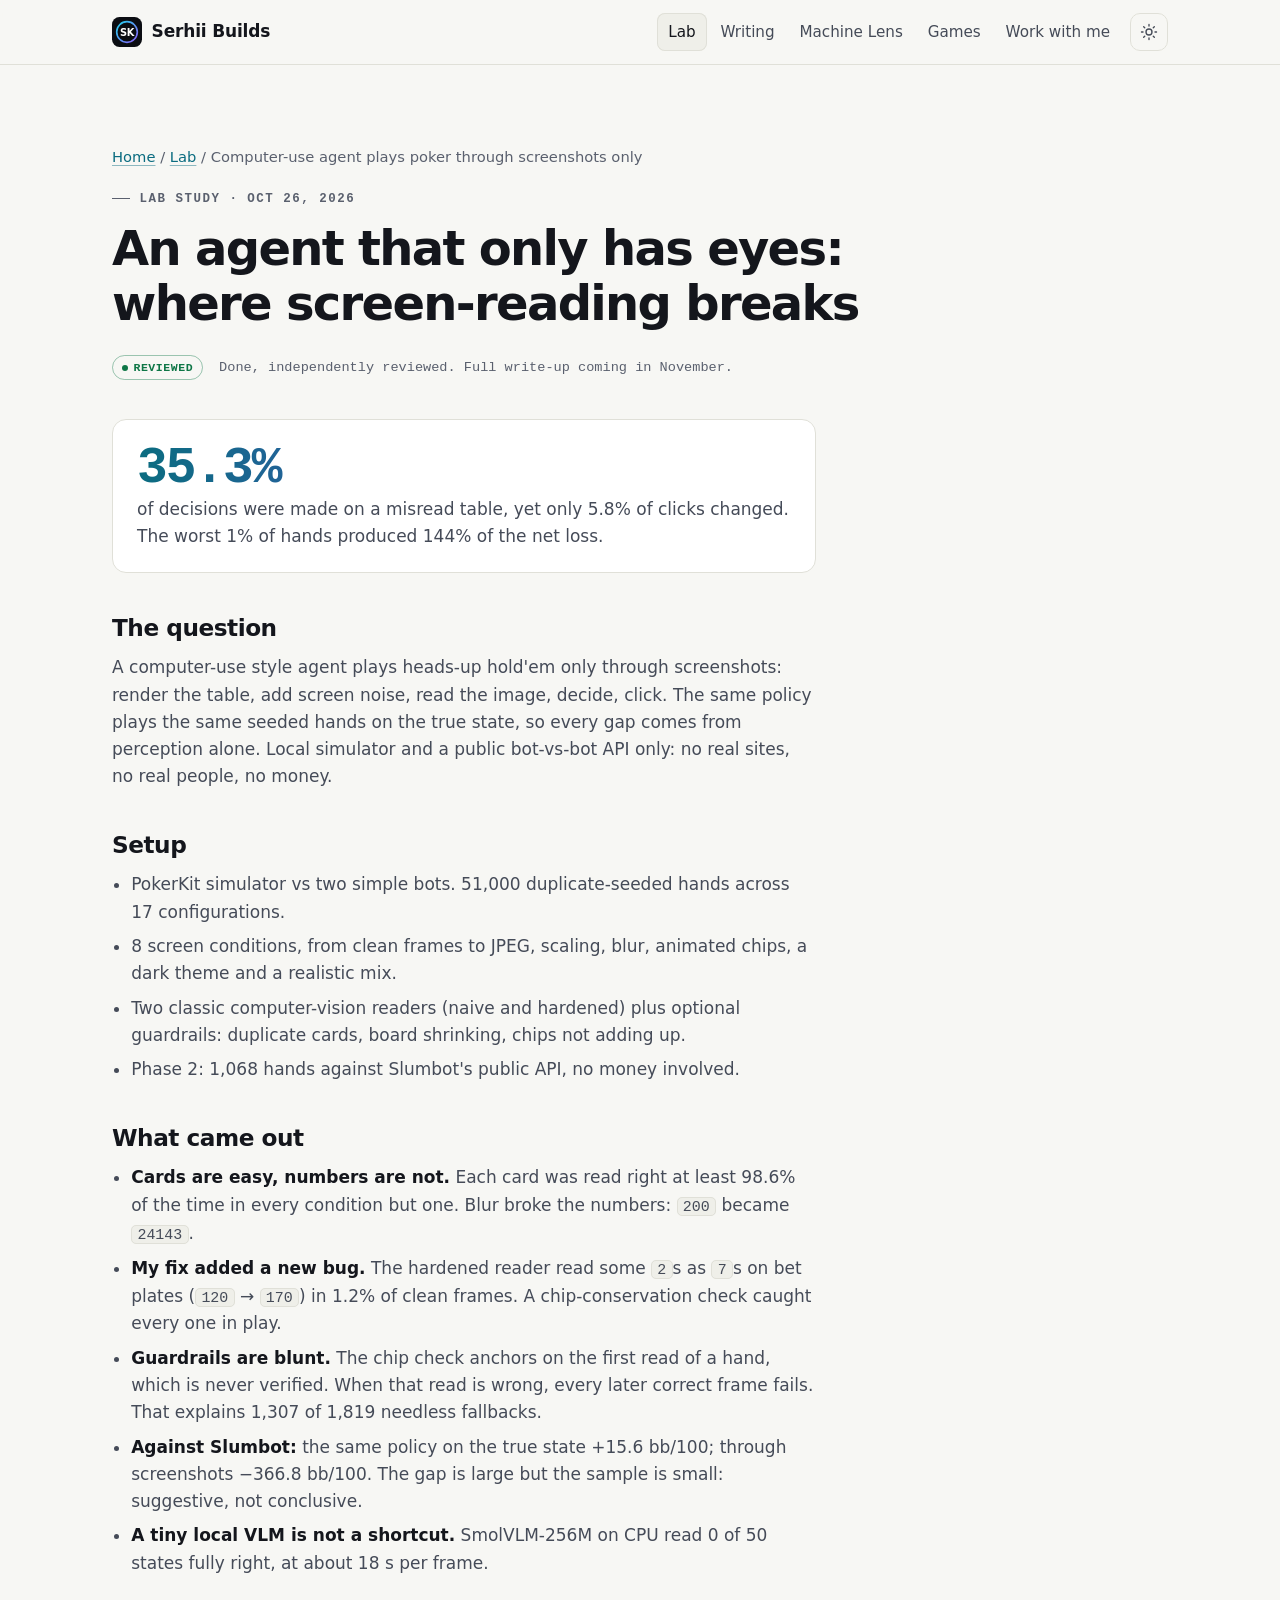
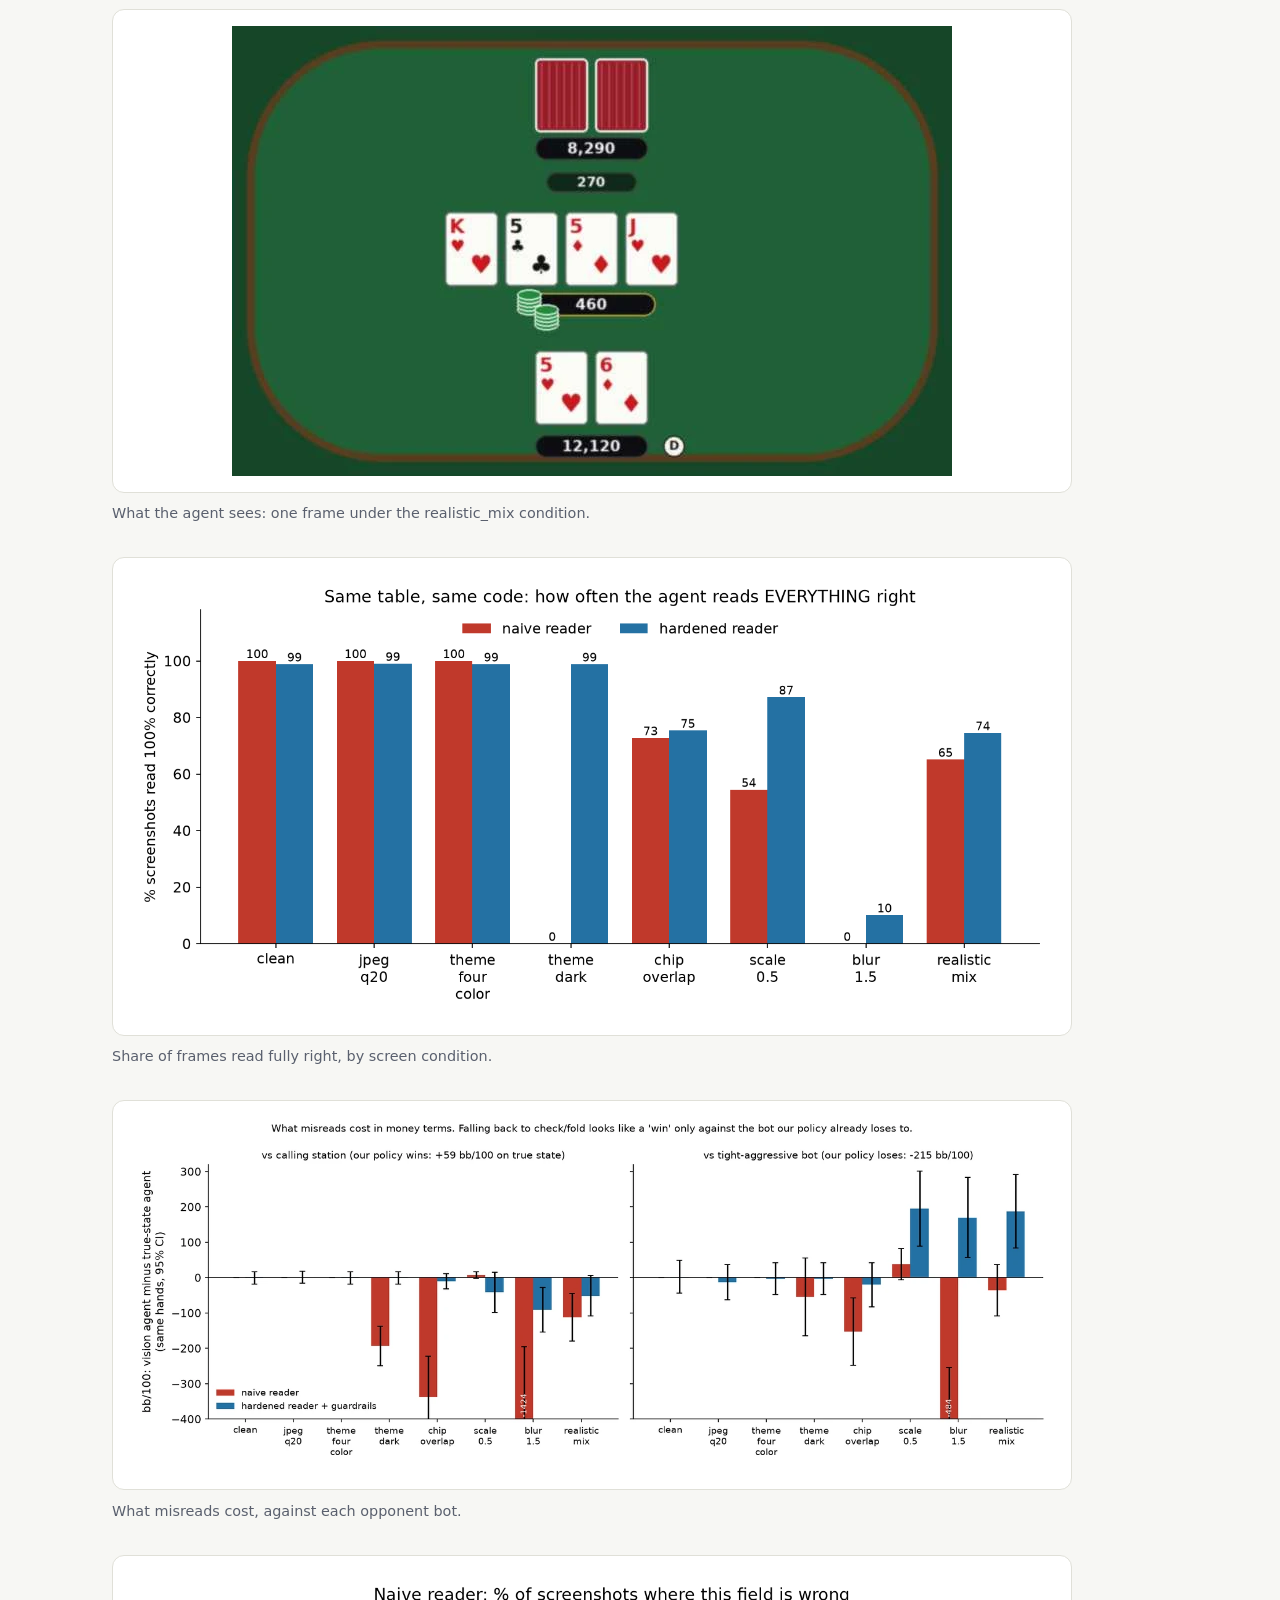
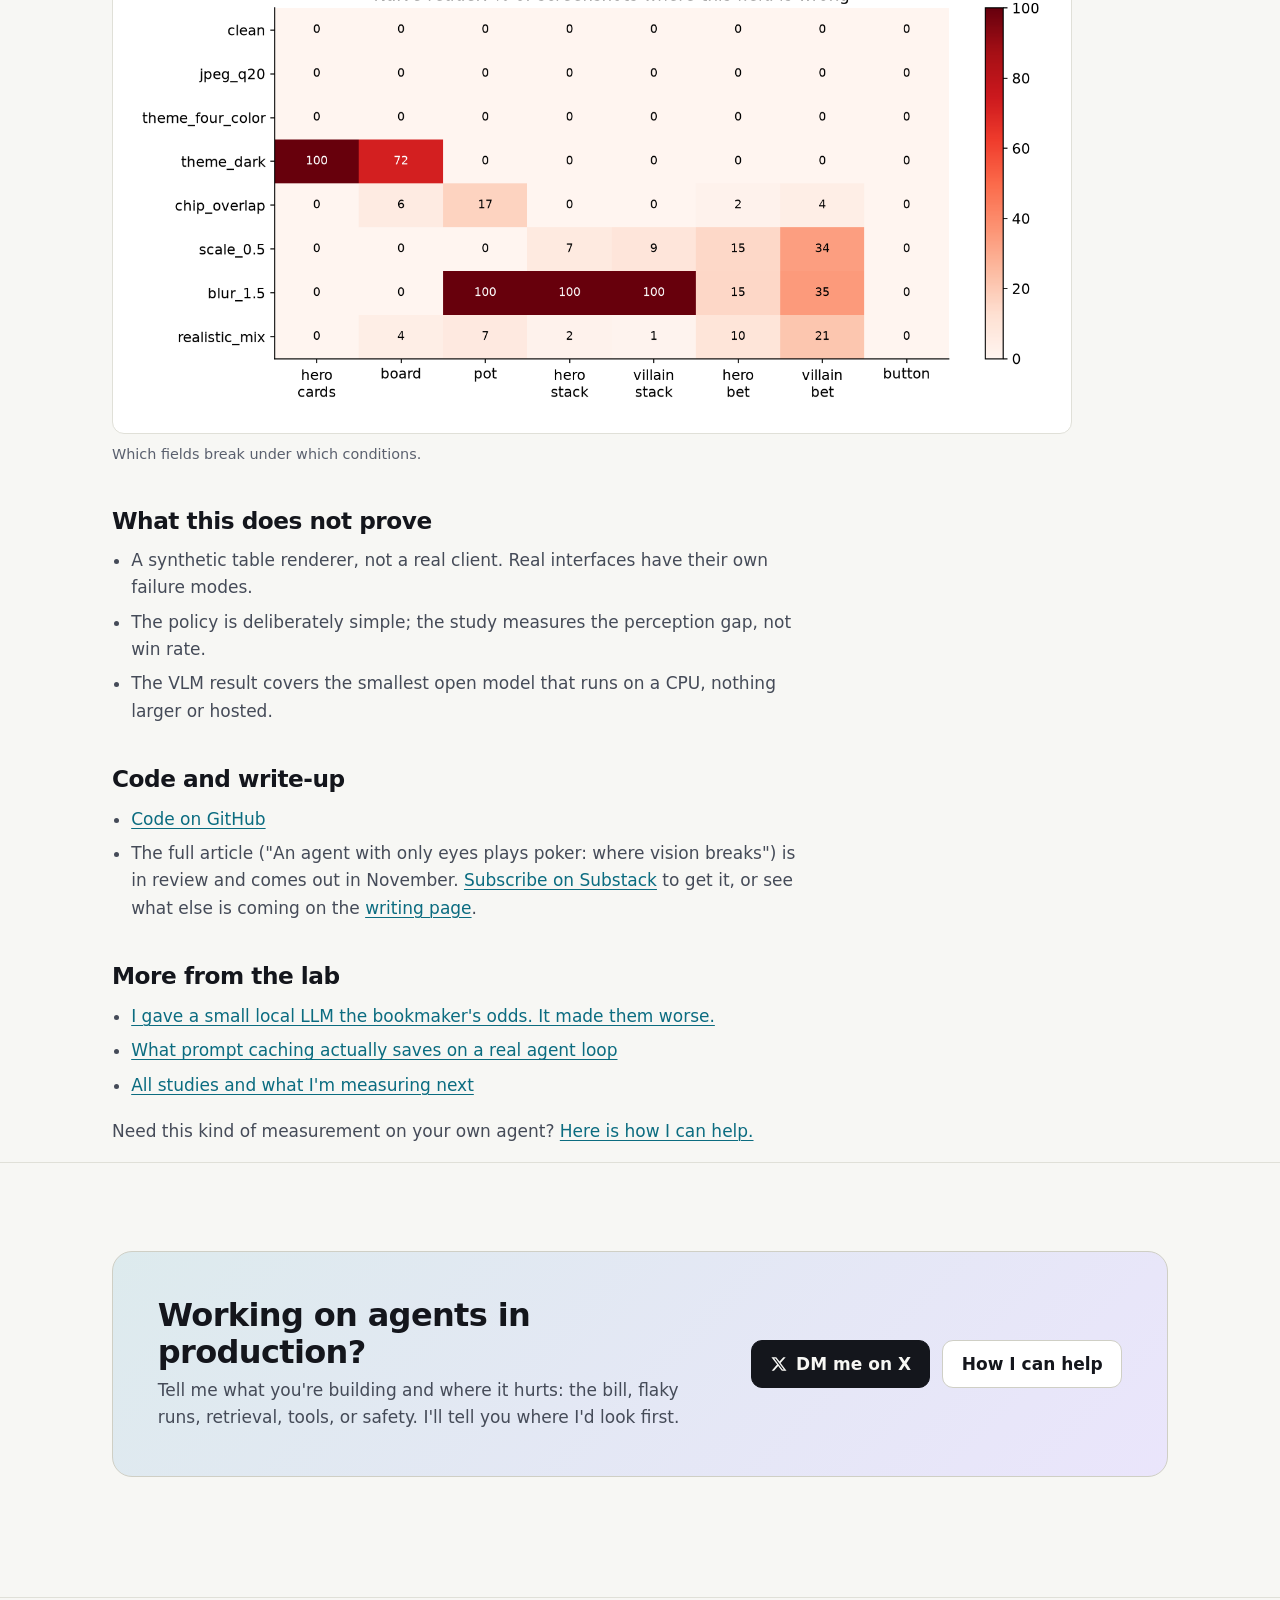
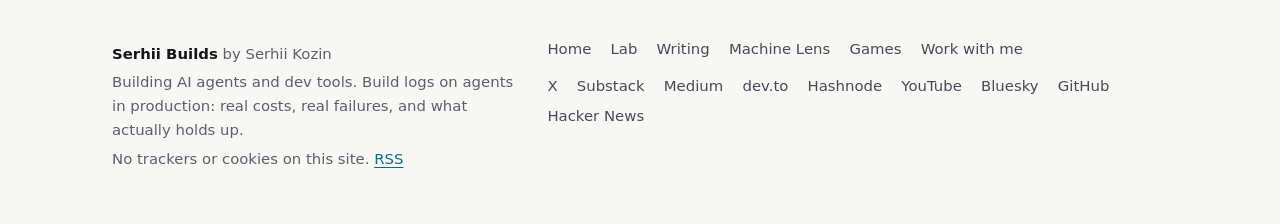
<file: lab/poker-vision-agent/index.html>
<!doctype html>
<html lang="en">
<head>
<meta charset="utf-8">
<meta name="viewport" content="width=device-width,initial-scale=1">
<title>Poker vision agent: where a screenshot-only AI breaks</title>
<meta name="description" content="A computer-use agent plays 51,000 poker hands through screenshots only. Where screen-reading fails, what misreads cost, and which guardrails help.">
<meta name="author" content="Serhii Kozin">
<link rel="canonical" href="https://serhii-kozin-mobile.github.io/lab/poker-vision-agent/">
<meta name="robots" content="index,follow,max-image-preview:large">
<meta property="og:type" content="article">
<meta property="og:site_name" content="Serhii Builds">
<meta property="og:locale" content="en_US">
<meta property="og:title" content="Poker vision agent: where a screenshot-only AI breaks">
<meta property="og:description" content="A computer-use agent plays 51,000 poker hands through screenshots only. Where screen-reading fails, what misreads cost, and which guardrails help.">
<meta property="og:url" content="https://serhii-kozin-mobile.github.io/lab/poker-vision-agent/">
<meta property="og:image" content="https://serhii-kozin-mobile.github.io/og/poker-vision-agent.png">
<meta property="og:image:type" content="image/png">
<meta property="og:image:width" content="1200">
<meta property="og:image:height" content="630">
<meta property="og:image:alt" content="Lab study card. 35.3%: Computer-use agent plays poker through screenshots only.">
<meta property="article:published_time" content="2026-10-26">
<meta property="article:modified_time" content="2026-10-26">
<meta property="article:author" content="https://serhii-kozin-mobile.github.io/about/">
<meta name="twitter:card" content="summary_large_image">
<meta name="twitter:site" content="@SerhiiBuilds">
<meta name="twitter:creator" content="@SerhiiBuilds">
<meta name="twitter:title" content="Poker vision agent: where a screenshot-only AI breaks">
<meta name="twitter:description" content="A computer-use agent plays 51,000 poker hands through screenshots only. Where screen-reading fails, what misreads cost, and which guardrails help.">
<meta name="twitter:image" content="https://serhii-kozin-mobile.github.io/og/poker-vision-agent.png">
<meta name="twitter:image:alt" content="Lab study card. 35.3%: Computer-use agent plays poker through screenshots only.">
<script type="application/ld+json">{"@context":"https://schema.org","@graph":[{"@type":"Person","@id":"https://serhii-kozin-mobile.github.io/#person","name":"Serhii Kozin","alternateName":"Serhii Builds","url":"https://serhii-kozin-mobile.github.io/about/","jobTitle":"AI agent developer","description":"Builds AI agents and developer tools, and publishes reproducible studies on what agents in production cost and where they break.","knowsAbout":["AI agents","LLM evaluation","Retrieval-augmented generation","Model Context Protocol","Prompt caching","Computer-use agents","LLM cost optimization"],"sameAs":["https://x.com/SerhiiBuilds","https://serhiibuilds.substack.com","https://medium.com/@serhiibuilds","https://dev.to/serhiibuilds","https://serhiibuilds.hashnode.dev","https://www.youtube.com/@serhii.builds","https://bsky.app/profile/serhiibuilds.bsky.social","https://github.com/serhii-kozin-mobile","https://news.ycombinator.com/user?id=serhiibuilds","https://substack.com/@serhiibuilds"]},{"@type":"WebSite","@id":"https://serhii-kozin-mobile.github.io/#website","url":"https://serhii-kozin-mobile.github.io/","name":"Serhii Builds","alternateName":["SerhiiBuilds","Serhii Kozin"],"description":"Building AI agents and dev tools. Build logs on agents in production: real costs, real failures, and what actually holds up.","inLanguage":"en","publisher":{"@id":"https://serhii-kozin-mobile.github.io/#person"}},{"@type":"WebPage","@id":"https://serhii-kozin-mobile.github.io/lab/poker-vision-agent/#webpage","url":"https://serhii-kozin-mobile.github.io/lab/poker-vision-agent/","name":"Poker vision agent: where a screenshot-only AI breaks","description":"A computer-use agent plays 51,000 poker hands through screenshots only. Where screen-reading fails, what misreads cost, and which guardrails help.","isPartOf":{"@id":"https://serhii-kozin-mobile.github.io/#website"},"inLanguage":"en","breadcrumb":{"@id":"https://serhii-kozin-mobile.github.io/lab/poker-vision-agent/#breadcrumb"},"primaryImageOfPage":"https://serhii-kozin-mobile.github.io/og/poker-vision-agent.png"},{"@type":"TechArticle","@id":"https://serhii-kozin-mobile.github.io/lab/poker-vision-agent/#article","headline":"An agent that only has eyes: where screen-reading breaks","alternativeHeadline":"Poker vision agent: where a screenshot-only AI breaks","description":"A computer-use agent plays 51,000 poker hands through screenshots only. Where screen-reading fails, what misreads cost, and which guardrails help.","datePublished":"2026-10-26","dateModified":"2026-10-26","author":{"@id":"https://serhii-kozin-mobile.github.io/#person"},"publisher":{"@id":"https://serhii-kozin-mobile.github.io/#person"},"mainEntityOfPage":{"@id":"https://serhii-kozin-mobile.github.io/lab/poker-vision-agent/#webpage"},"isPartOf":{"@id":"https://serhii-kozin-mobile.github.io/#website"},"inLanguage":"en","keywords":["computer-use agent","vision agent","screen reading","AI agent guardrails","poker simulation","computer use","vision","guardrails"],"image":["https://serhii-kozin-mobile.github.io/og/poker-vision-agent.png","https://serhii-kozin-mobile.github.io/lab/poker-vision-agent/example_realistic_mix.png"]},{"@type":"BreadcrumbList","@id":"https://serhii-kozin-mobile.github.io/lab/poker-vision-agent/#breadcrumb","itemListElement":[{"@type":"ListItem","position":1,"name":"Home","item":"https://serhii-kozin-mobile.github.io/"},{"@type":"ListItem","position":2,"name":"Lab","item":"https://serhii-kozin-mobile.github.io/lab/"},{"@type":"ListItem","position":3,"name":"Computer-use agent plays poker through screenshots only","item":"https://serhii-kozin-mobile.github.io/lab/poker-vision-agent/"}]}]}</script>
<meta name="theme-color" content="#0b0d12" media="(prefers-color-scheme: dark)">
<meta name="theme-color" content="#f7f7f4" media="(prefers-color-scheme: light)">
<link rel="icon" href="/favicon.ico" sizes="48x48">
<link rel="icon" href="/favicon.svg" type="image/svg+xml">
<link rel="apple-touch-icon" href="/apple-touch-icon.png">
<link rel="manifest" href="/site.webmanifest">
<link rel="alternate" type="application/rss+xml" title="Serhii Builds" href="/feed.xml">
<link rel="me" href="https://x.com/SerhiiBuilds">
<script>document.documentElement.classList.add("js");try{var t=localStorage.getItem("theme");if(t)document.documentElement.setAttribute("data-theme",t)}catch(e){}</script>
<style>:root{--bg:#0b0d12;--bg-2:#11141b;--card:#141823;--line:#252b3a;--line-2:#323a4e;--ink:#e8ebf2;--ink-2:#aab2c5;--ink-3:#7d869b;--accent:#4fd1e8;--accent-2:#9b7bff;--accent-ink:#05131a;--good:#5ee0a0;--warn:#ffb86b;--paper:#ffffff;--radius:14px;--sans:system-ui,-apple-system,"Segoe UI",Roboto,"Helvetica Neue",Arial,sans-serif;--mono:ui-monospace,SFMono-Regular,"SF Mono",Menlo,Consolas,"Liberation Mono",monospace;--max:1120px;color-scheme:dark}@media (prefers-color-scheme:light){:root:not([data-theme="dark"]){--bg:#f7f7f4;--bg-2:#efefe9;--card:#ffffff;--line:#e0e0d8;--line-2:#cfcfc5;--ink:#14161c;--ink-2:#454b58;--ink-3:#5a606e;--accent:#0b6c80;--accent-2:#6a46e5;--accent-ink:#ffffff;--good:#0e7646;--warn:#a85a00;color-scheme:light}}:root[data-theme="light"]{--bg:#f7f7f4;--bg-2:#efefe9;--card:#ffffff;--line:#e0e0d8;--line-2:#cfcfc5;--ink:#14161c;--ink-2:#454b58;--ink-3:#5a606e;--accent:#0b6c80;--accent-2:#6a46e5;--accent-ink:#ffffff;--good:#0e7646;--warn:#a85a00;color-scheme:light}*{box-sizing:border-box}html{-webkit-text-size-adjust:100%;scroll-padding-top:5rem}body{margin:0;background:var(--bg);color:var(--ink);font:17px/1.6 var(--sans);text-rendering:optimizeLegibility;-webkit-font-smoothing:antialiased}img{max-width:100%;height:auto;display:block}a{color:var(--accent);text-underline-offset:.2em;text-decoration-thickness:1px}a:hover{text-decoration-thickness:2px}:focus-visible{outline:2px solid var(--accent);outline-offset:3px;border-radius:4px}code{font-family:var(--mono);font-size:.88em;background:var(--bg-2);border:1px solid var(--line);padding:.05em .35em;border-radius:5px}h1,h2,h3{line-height:1.15;letter-spacing:-.02em;margin:0 0 .5em;font-weight:700}h1{font-size:clamp(2.1rem,5.2vw,3.6rem);letter-spacing:-.035em}h2{font-size:clamp(1.5rem,3vw,2rem)}h3{font-size:1.15rem;letter-spacing:-.01em}p{margin:0 0 1em}.wrap{max-width:var(--max);margin:0 auto;padding:0 clamp(1.1rem,4vw,2rem)}.skip{position:absolute;left:-999px;top:0;background:var(--accent);color:var(--accent-ink);padding:.6rem 1rem;z-index:100;border-radius:0 0 8px 0}.skip:focus{left:0}.sr{position:absolute!important;width:1px;height:1px;overflow:hidden;clip:rect(0 0 0 0);white-space:nowrap}.site-head{position:sticky;top:0;z-index:20;background:color-mix(in srgb,var(--bg) 86%,transparent);backdrop-filter:saturate(1.4) blur(10px);-webkit-backdrop-filter:saturate(1.4) blur(10px);border-bottom:1px solid var(--line)}.site-head .wrap{display:flex;align-items:center;gap:1rem;min-height:64px}.brand{display:flex;align-items:center;gap:.6rem;color:var(--ink);text-decoration:none;font-weight:700;letter-spacing:-.01em;white-space:nowrap}.brand svg{width:30px;height:30px;flex:none}.nav{margin-left:auto;display:flex;align-items:center;gap:.15rem}.nav a{color:var(--ink-2);text-decoration:none;padding:.45rem .7rem;border-radius:8px;font-size:.95rem}.nav a:hover{color:var(--ink);background:var(--bg-2)}.nav a[aria-current="page"]{color:var(--ink);background:var(--bg-2);box-shadow:inset 0 0 0 1px var(--line)}.theme-btn{margin-left:.4rem;width:38px;height:38px;border-radius:10px;border:1px solid var(--line);background:transparent;color:var(--ink-2);cursor:pointer;display:grid;place-items:center}.theme-btn:hover{color:var(--ink);border-color:var(--line-2)}.theme-btn svg{width:18px;height:18px}.menu-btn{display:none}@media (max-width:760px){.menu-btn{display:grid;margin-left:auto}.nav{display:none;position:absolute;top:64px;left:0;right:0;flex-direction:column;align-items:stretch;background:var(--bg);border-bottom:1px solid var(--line);padding:.5rem clamp(1.1rem,4vw,2rem) 1rem}.nav.open{display:flex}.nav a{padding:.75rem .6rem;font-size:1.05rem}.theme-btn.in-nav{margin:.4rem 0 0}}html:not(.js) .menu-btn{display:none}@media (max-width:760px){html:not(.js) .nav{display:flex;position:static;flex-direction:row;flex-wrap:wrap;border:0;padding:0}}main{display:block}.section{padding:clamp(3rem,7vw,5.5rem) 0;border-top:1px solid var(--line)}.section:first-child{border-top:0}.eyebrow{font:600 .78rem/1 var(--mono);letter-spacing:.12em;text-transform:uppercase;color:var(--ink-3);margin:0 0 1rem;display:flex;align-items:center;gap:.6rem}.eyebrow::before{content:"";width:18px;height:1px;background:currentColor}.lead{font-size:clamp(1.1rem,2vw,1.3rem);color:var(--ink-2);max-width:42rem}.muted{color:var(--ink-3)}.sec-head{display:flex;justify-content:space-between;align-items:end;gap:1rem;margin-bottom:1.8rem;flex-wrap:wrap}.sec-head h2{margin:0}.more{font-weight:600;text-decoration:none;white-space:nowrap}.more::after{content:" →"}.hero{position:relative;padding:clamp(3.5rem,9vw,7rem) 0 clamp(3rem,7vw,5rem);overflow:hidden}.hero::before{content:"";position:absolute;inset:0;background-image:linear-gradient(var(--line) 1px,transparent 1px),linear-gradient(90deg,var(--line) 1px,transparent 1px);background-size:48px 48px;mask-image:radial-gradient(ellipse 70% 80% at 75% 30%,#000 10%,transparent 70%);-webkit-mask-image:radial-gradient(ellipse 70% 80% at 75% 30%,#000 10%,transparent 70%);opacity:.55;pointer-events:none}.hero .wrap{position:relative}.hero h1{max-width:17ch}.hero-grid{display:grid;grid-template-columns:1.35fr 1fr;gap:3rem;align-items:center}@media (max-width:980px){.hero-grid{grid-template-columns:1fr}}.runlog{background:#07090d;color:#cdd5e4;border:1px solid #232a3a;border-radius:14px;font:500 .84rem/1.75 var(--mono);box-shadow:0 30px 70px -35px rgba(0,0,0,.6);overflow:hidden}.runlog .bar{display:flex;gap:.4rem;padding:.7rem .9rem;border-bottom:1px solid #1b2130;background:#0c0f15}.runlog .bar i{width:10px;height:10px;border-radius:50%;background:#2a3142}.runlog .bar span{margin-left:.5rem;color:#6f7890;font-size:.75rem}.runlog pre{margin:0;padding:1rem 1.1rem 1.1rem;white-space:pre-wrap;font:inherit}.runlog .c{color:#6f7890}.runlog .p{color:#4fd1e8}.runlog .v{color:#fff;font-weight:700}.runlog .ok{color:#5ee0a0}.runlog a{color:#9b7bff}.hero h1 em{font-style:normal;background:linear-gradient(90deg,var(--accent),var(--accent-2));-webkit-background-clip:text;background-clip:text;color:transparent}.hero .lead{margin:1.2rem 0 2rem}.btns{display:flex;flex-wrap:wrap;gap:.75rem}.btn{display:inline-flex;align-items:center;gap:.5rem;padding:.8rem 1.15rem;border-radius:11px;font-weight:650;text-decoration:none;border:1px solid var(--line-2);color:var(--ink);background:var(--card);line-height:1.2}.btn:hover{border-color:var(--ink-3)}.btn.primary{background:var(--ink);color:var(--bg);border-color:var(--ink)}.btn.primary:hover{opacity:.9}.btn svg{width:18px;height:18px}.hero-meta{margin-top:2.4rem;display:flex;flex-wrap:wrap;gap:.5rem 1.4rem;font:500 .85rem/1.4 var(--mono);color:var(--ink-3)}.hero-meta span::before{content:"▸ ";color:var(--accent)}.grid{display:grid;gap:1.1rem}.grid.three{grid-template-columns:repeat(auto-fit,minmax(290px,1fr))}.grid.two{grid-template-columns:repeat(2,1fr)}@media (max-width:700px){.grid.two{grid-template-columns:1fr}}.card{background:var(--card);border:1px solid var(--line);border-radius:var(--radius);padding:1.35rem 1.35rem 1.25rem;display:flex;flex-direction:column;position:relative}a.card{color:inherit;text-decoration:none;transition:border-color .15s,transform .15s}a.card:hover{border-color:var(--line-2);transform:translateY(-2px)}@media (prefers-reduced-motion:reduce){a.card,a.card:hover{transition:none;transform:none}}.receipt-top{display:flex;justify-content:space-between;gap:.5rem;font:500 .75rem/1.3 var(--mono);color:var(--ink-3);letter-spacing:.04em;text-transform:uppercase;padding-bottom:.9rem;margin-bottom:1rem;border-bottom:1px dashed var(--line-2)}.big{font:700 clamp(1.9rem,4vw,2.5rem)/1.05 var(--mono);letter-spacing:-.04em;margin:0 0 .6rem;color:var(--ink)}.big.grad{background:linear-gradient(90deg,var(--accent),var(--accent-2));-webkit-background-clip:text;background-clip:text;color:transparent}.card h3,.card h2{margin:.2rem 0 .5rem;font-size:1.15rem;letter-spacing:-.01em}.card p{color:var(--ink-2);font-size:.97rem}.card p.big{font-size:clamp(1.7rem,3.4vw,2.3rem);color:var(--ink);white-space:nowrap}.card p.big.long{font-size:clamp(1.35rem,2.4vw,1.75rem);line-height:1.35}.card .foot{margin-top:auto;padding-top:.8rem;font-size:.9rem;color:var(--ink-3);display:flex;justify-content:space-between;gap:.5rem;flex-wrap:wrap}.pill{display:inline-flex;align-items:center;gap:.35rem;font:600 .72rem/1 var(--mono);letter-spacing:.05em;text-transform:uppercase;padding:.35rem .55rem;border-radius:999px;border:1px solid var(--line-2);color:var(--ink-2);white-space:nowrap}.pill.ok{color:var(--good);border-color:color-mix(in srgb,var(--good) 40%,transparent)}.pill.dev{color:var(--warn);border-color:color-mix(in srgb,var(--warn) 45%,transparent)}.pill.ok::before,.pill.dev::before{content:"";width:6px;height:6px;border-radius:50%;background:currentColor}.tags{display:flex;flex-wrap:wrap;gap:.4rem;margin:.2rem 0 0;padding:0;list-style:none}.tags li{font:500 .75rem/1 var(--mono);color:var(--ink-3);padding:.3rem .5rem;border-radius:6px;background:var(--bg-2)}.list{list-style:none;margin:0;padding:0;border-top:1px solid var(--line)}.list li{padding:1.1rem 0;border-bottom:1px solid var(--line);display:grid;grid-template-columns:8.5rem 1fr;gap:.3rem 1.2rem;align-items:baseline}.list .date{font:500 .85rem/1.4 var(--mono);color:var(--ink-3)}.list h3{margin:0;font-size:1.1rem}.list h3 a{color:var(--ink);text-decoration:none}.list h3 a:hover{color:var(--accent)}.list p{grid-column:2;margin:.15rem 0 0;color:var(--ink-2);font-size:.97rem}.list .links{grid-column:2;display:flex;gap:.9rem;flex-wrap:wrap;font-size:.92rem;margin-top:.35rem}@media (max-width:620px){.list li{grid-template-columns:1fr}.list p,.list .links{grid-column:1}}.features{display:grid;grid-template-columns:repeat(auto-fit,minmax(240px,1fr));gap:1.6rem 2rem;margin:0;padding:0;list-style:none}.features li{border-left:2px solid var(--line-2);padding:0 0 0 1rem}.features h3{margin:0 0 .35rem;font-size:1.05rem}.features p{color:var(--ink-2);margin:0;font-size:.96rem}.features .num{font:600 .78rem/1 var(--mono);color:var(--accent);display:block;margin-bottom:.55rem}.cta{background:linear-gradient(135deg,color-mix(in srgb,var(--accent) 14%,var(--card)),color-mix(in srgb,var(--accent-2) 14%,var(--card)));border:1px solid var(--line-2);border-radius:20px;padding:clamp(1.6rem,4vw,2.8rem);display:grid;grid-template-columns:1.4fr 1fr;gap:1.5rem 2.5rem;align-items:center}.cta h2{margin-bottom:.4rem}.cta p{color:var(--ink-2);margin:0}.cta .btns{justify-content:flex-end}@media (max-width:760px){.cta{grid-template-columns:1fr}.cta .btns{justify-content:flex-start}}.page-head{padding-top:clamp(3rem,7vw,5rem);padding-bottom:clamp(1.5rem,3vw,2.5rem)}.page-head h1{max-width:22ch}.page-head.study h1{font-size:clamp(1.9rem,4.4vw,3rem);max-width:26ch}.meta-row{display:flex;flex-wrap:wrap;gap:.6rem 1rem;align-items:center;margin-top:1.2rem;font:500 .85rem/1.4 var(--mono);color:var(--ink-3)}.prose{max-width:44rem}.prose h2{font-size:1.45rem;margin:2.6rem 0 .8rem}.prose ul{padding-left:1.2rem;margin:0 0 1.2rem}.prose li{margin:.45rem 0;color:var(--ink-2)}.prose li strong{color:var(--ink)}.prose p{color:var(--ink-2)}.headline{border:1px solid var(--line);background:var(--card);border-radius:var(--radius);padding:1.4rem 1.5rem;margin:0 0 2rem;max-width:44rem}.headline .big{font-size:clamp(2.2rem,6vw,3.2rem)}.headline p{margin:0;color:var(--ink-2)}figure{margin:2rem 0}.chart img{margin:0 auto}.chart{background:var(--paper);border-radius:12px;padding:clamp(.4rem,1.5vw,1rem);border:1px solid var(--line)}figcaption{font-size:.9rem;color:var(--ink-3);margin-top:.6rem}.wide{max-width:60rem}.note{border-left:3px solid var(--warn);background:var(--bg-2);padding:1rem 1.2rem;border-radius:0 10px 10px 0;color:var(--ink-2);max-width:44rem;font-size:.96rem}.note strong{color:var(--ink)}.two-col{display:grid;grid-template-columns:1fr 1fr;gap:2rem 3rem}@media (max-width:820px){.two-col{grid-template-columns:1fr}}.back{font-size:.92rem;text-decoration:none}.back::before{content:"← "}.ml-hero{display:grid;grid-template-columns:1.1fr 1fr;gap:2.5rem;align-items:center}@media (max-width:880px){.ml-hero{grid-template-columns:1fr}}.mock{background:var(--card);border:1px solid var(--line-2);border-radius:16px;padding:1.1rem;box-shadow:0 30px 60px -30px rgba(0,0,0,.45)}.mock-bar{display:flex;gap:.4rem;margin-bottom:1rem}.mock-bar i{width:10px;height:10px;border-radius:50%;background:var(--line-2)}.mock-row{display:grid;grid-template-columns:5.5rem 1fr;gap:.8rem;align-items:center;margin:.85rem 0;font:500 .82rem/1 var(--mono);color:var(--ink-2)}.mock-track{height:12px;border-radius:6px;background:var(--bg-2);overflow:hidden;display:flex}.mock-track span{display:block;height:100%}.mock-cap{font-size:.8rem;color:var(--ink-3);margin-top:1rem;font-family:var(--mono)}.faq dt{font-weight:650;margin-top:1.3rem}.faq dd{margin:.3rem 0 0;color:var(--ink-2)}.about-grid{display:grid;grid-template-columns:200px 1fr;gap:2.5rem;align-items:start}.about-grid img{border-radius:20px;border:1px solid var(--line)}@media (max-width:700px){.about-grid{grid-template-columns:1fr}.about-grid img{width:120px}}.steps{counter-reset:s;list-style:none;padding:0;margin:0;display:grid;gap:1rem}.steps li{counter-increment:s;padding-left:2.6rem;position:relative;color:var(--ink-2)}.steps li::before{content:counter(s,decimal-leading-zero);position:absolute;left:0;top:.05rem;font:600 .85rem/1.6 var(--mono);color:var(--accent)}.steps strong{color:var(--ink)}.site-foot{border-top:1px solid var(--line);padding:2.5rem 0 3rem;margin-top:2rem;font-size:.93rem;color:var(--ink-3)}.foot-grid{display:grid;grid-template-columns:1.3fr 2fr;gap:2rem}@media (max-width:760px){.foot-grid{grid-template-columns:1fr}}.social{display:flex;flex-wrap:wrap;gap:.4rem 1.2rem;list-style:none;margin:0;padding:0}.social a{color:var(--ink-2);text-decoration:none}.social a:hover{color:var(--accent)}.site-foot p{margin:.3rem 0}.nf{min-height:55vh;display:flex;flex-direction:column;justify-content:center}.nf .big{font-size:clamp(4rem,14vw,8rem)}@media (max-width:520px){.runlog{font-size:.7rem}.runlog pre{padding:.85rem .8rem}}picture{display:block}.crumbs{font-size:.92rem;color:var(--ink-3)}.crumbs a{text-decoration:underline;text-decoration-color:color-mix(in srgb,currentColor 45%,transparent)}div.mock{margin:2rem 0}.mock-cap{margin-bottom:0}</style>
</head>
<body>
<a class="skip" href="#main">Skip to content</a>
<header class="site-head"><div class="wrap">
<a class="brand" href="/"><svg viewBox="0 0 64 64" aria-hidden="true"><defs><linearGradient id="g" x1="0" y1="0" x2="1" y2="1"><stop offset="0" stop-color="#22d3ee"/><stop offset="1" stop-color="#8b5cf6"/></linearGradient></defs><rect width="64" height="64" rx="16" fill="#0b0d12"/><circle cx="32" cy="32" r="22" fill="none" stroke="url(#g)" stroke-width="3.5"/><text x="32" y="39.5" text-anchor="middle" font-family="system-ui,Segoe UI,Arial,sans-serif" font-weight="800" font-size="21" fill="#fff" letter-spacing="-1">SK</text></svg><span>Serhii Builds</span></a>
<button class="theme-btn menu-btn" data-menu aria-expanded="false" aria-controls="nav" aria-label="Menu"><svg viewBox="0 0 24 24" aria-hidden="true" fill="none" stroke="currentColor" stroke-width="1.8" stroke-linecap="round"><path d="M4 7h16M4 12h16M4 17h16"/></svg></button>
<nav class="nav" id="nav" aria-label="Main"><a href="/lab/" aria-current="page">Lab</a><a href="/writing/">Writing</a><a href="/machine-lens/">Machine Lens</a><a href="/games/">Games</a><a href="/about/">Work with me</a><button class="theme-btn in-nav" data-theme-toggle aria-label="Toggle theme"><svg viewBox="0 0 24 24" aria-hidden="true" fill="none" stroke="currentColor" stroke-width="1.8" stroke-linecap="round"><circle cx="12" cy="12" r="4"/><path d="M12 2v2M12 20v2M4.9 4.9l1.4 1.4M17.7 17.7l1.4 1.4M2 12h2M20 12h2M4.9 19.1l1.4-1.4M17.7 6.3l1.4-1.4"/></svg></button></nav>
</div></header>
<main id="main">
<div class="wrap page-head study"><nav class="crumbs" aria-label="Breadcrumb"><a href="/">Home</a> / <a href="/lab/">Lab</a> / <span aria-current="page">Computer-use agent plays poker through screenshots only</span></nav>
<p class="eyebrow" style="margin-top:1.5rem">Lab study · Oct 26, 2026</p>
<h1>An agent that only has eyes: where screen-reading breaks</h1>
<div class="meta-row"><span class="pill ok">Reviewed</span><span>Done, independently reviewed. Full write-up coming in November.</span></div></div>
<div class="wrap">
<div class="headline"><p class="big grad">35.3%</p><p>of decisions were made on a misread table, yet only 5.8% of clicks changed. The worst 1% of hands produced 144% of the net loss.</p></div>
<div class="prose">
<h2>The question</h2><p>A computer-use style agent plays heads-up hold&#x27;em only through screenshots: render the table, add screen noise, read the image, decide, click. The same policy plays the same seeded hands on the true state, so every gap comes from perception alone. Local simulator and a public bot-vs-bot API only: no real sites, no real people, no money.</p>
<h2>Setup</h2><ul><li>PokerKit simulator vs two simple bots. 51,000 duplicate-seeded hands across 17 configurations.</li><li>8 screen conditions, from clean frames to JPEG, scaling, blur, animated chips, a dark theme and a realistic mix.</li><li>Two classic computer-vision readers (naive and hardened) plus optional guardrails: duplicate cards, board shrinking, chips not adding up.</li><li>Phase 2: 1,068 hands against Slumbot&#x27;s public API, no money involved.</li></ul>
<h2>What came out</h2><ul><li><strong>Cards are easy, numbers are not.</strong> Each card was read right at least 98.6% of the time in every condition but one. Blur broke the numbers: <code>200</code> became <code>24143</code>.</li><li><strong>My fix added a new bug.</strong> The hardened reader read some <code>2</code>s as <code>7</code>s on bet plates (<code>120</code> → <code>170</code>) in 1.2% of clean frames. A chip-conservation check caught every one in play.</li><li><strong>Guardrails are blunt.</strong> The chip check anchors on the first read of a hand, which is never verified. When that read is wrong, every later correct frame fails. That explains 1,307 of 1,819 needless fallbacks.</li><li><strong>Against Slumbot:</strong> the same policy on the true state +15.6 bb/100; through screenshots −366.8 bb/100. The gap is large but the sample is small: suggestive, not conclusive.</li><li><strong>A tiny local VLM is not a shortcut.</strong> SmolVLM-256M on CPU read 0 of 50 states fully right, at about 18 s per frame.</li></ul>
</div>
<figure class="wide"><div class="chart"><picture><source type="image/webp" srcset="/lab/poker-vision-agent/example_realistic_mix.webp 720w" sizes="(min-width: 1120px) 1040px, 100vw"><img src="/lab/poker-vision-agent/example_realistic_mix.png" alt="A rendered poker table screenshot under the realistic noise condition: two hole cards, four board cards, chip stacks partly covering a bet plate." width="720" height="450" loading="lazy" decoding="async"></picture></div><figcaption>What the agent sees: one frame under the realistic_mix condition.</figcaption></figure><figure class="wide"><div class="chart"><picture><source type="image/webp" srcset="/lab/poker-vision-agent/1_full_state_accuracy-800.webp 800w, /lab/poker-vision-agent/1_full_state_accuracy.webp 1500w" sizes="(min-width: 1120px) 1040px, 100vw"><img src="/lab/poker-vision-agent/1_full_state_accuracy.png" alt="Bar chart of the share of screenshots where every field was read correctly, by screen condition, for the naive and hardened readers." width="1500" height="720" loading="lazy" decoding="async"></picture></div><figcaption>Share of frames read fully right, by screen condition.</figcaption></figure><figure class="wide"><div class="chart"><picture><source type="image/webp" srcset="/lab/poker-vision-agent/2_decision_gap_bb100-800.webp 800w, /lab/poker-vision-agent/2_decision_gap_bb100.webp 1600w" sizes="(min-width: 1120px) 1040px, 100vw"><img src="/lab/poker-vision-agent/2_decision_gap_bb100.png" alt="Two-panel bar chart of the win-rate gap between the vision agent and the true-state agent, per screen condition, against two opponent bots." width="1600" height="615" loading="lazy" decoding="async"></picture></div><figcaption>What misreads cost, against each opponent bot.</figcaption></figure><figure class="wide"><div class="chart"><picture><source type="image/webp" srcset="/lab/poker-vision-agent/3_field_error_heatmap-800.webp 800w, /lab/poker-vision-agent/3_field_error_heatmap.webp 1500w" sizes="(min-width: 1120px) 1040px, 100vw"><img src="/lab/poker-vision-agent/3_field_error_heatmap.png" alt="Heatmap of error rate per field (cards, pot, stacks, bets, button) by screen condition." width="1500" height="720" loading="lazy" decoding="async"></picture></div><figcaption>Which fields break under which conditions.</figcaption></figure>
<div class="prose">
<h2>What this does not prove</h2><ul><li>A synthetic table renderer, not a real client. Real interfaces have their own failure modes.</li><li>The policy is deliberately simple; the study measures the perception gap, not win rate.</li><li>The VLM result covers the smallest open model that runs on a CPU, nothing larger or hosted.</li></ul>
<h2>Code and write-up</h2>
<ul><li><a href="https://github.com/serhii-kozin-mobile/agent-lab/tree/main/poker-vision-agent">Code on GitHub</a></li><li>The full article ("An agent with only eyes plays poker: where vision breaks") is in review and comes out in November. <a href="https://serhiibuilds.substack.com">Subscribe on Substack</a> to get it, or see what else is coming on the <a href="/writing/">writing page</a>.</li></ul>
<h2>More from the lab</h2>
<ul><li><a href="/lab/llm-vs-bookmaker-epl/">I gave a small local LLM the bookmaker&#x27;s odds. It made them worse.</a></li><li><a href="/lab/prompt-cache-agent-loop/">What prompt caching actually saves on a real agent loop</a></li><li><a href="/lab/">All studies and what I'm measuring next</a></li></ul>
<p>Need this kind of measurement on your own agent? <a href="/about/">Here is how I can help.</a></p>
</div></div>
<section class="section"><div class="wrap"><div class="cta">
<div><h2>Working on agents in production?</h2><p>Tell me what you're building and where it hurts: the bill, flaky runs, retrieval, tools, or safety. I'll tell you where I'd look first.</p></div>
<div class="btns"><a class="btn primary" href="https://x.com/SerhiiBuilds"><svg viewBox="0 0 24 24" aria-hidden="true" fill="currentColor"><path d="M17.8 3h3.1l-6.8 7.7L22 21h-6.2l-4.9-6.4L5.3 21H2.2l7.2-8.3L1.9 3h6.4l4.4 5.8L17.8 3Zm-1.1 16.2h1.7L7.4 4.7H5.6l11.1 14.5Z"/></svg>DM me on X</a><a class="btn" href="/about/">How I can help</a></div>
</div></div></section>
</main>
<footer class="site-foot"><div class="wrap foot-grid">
<div><p><strong style="color:var(--ink)">Serhii Builds</strong> by Serhii Kozin</p><p>Building AI agents and dev tools. Build logs on agents in production: real costs, real failures, and what actually holds up.</p><p>No trackers or cookies on this site. <a href="/feed.xml">RSS</a></p></div>
<div><p class="sr">Site</p><ul class="social"><li><a href="/">Home</a></li><li><a href="/lab/">Lab</a></li><li><a href="/writing/">Writing</a></li><li><a href="/machine-lens/">Machine Lens</a></li><li><a href="/games/">Games</a></li><li><a href="/about/">Work with me</a></li></ul><p class="sr">Elsewhere</p><ul class="social" style="margin-top:.8rem"><li><a href="https://x.com/SerhiiBuilds" rel="me noopener">X</a></li><li><a href="https://serhiibuilds.substack.com" rel="me noopener">Substack</a></li><li><a href="https://medium.com/@serhiibuilds" rel="me noopener">Medium</a></li><li><a href="https://dev.to/serhiibuilds" rel="me noopener">dev.to</a></li><li><a href="https://serhiibuilds.hashnode.dev" rel="me noopener">Hashnode</a></li><li><a href="https://www.youtube.com/@serhii.builds" rel="me noopener">YouTube</a></li><li><a href="https://bsky.app/profile/serhiibuilds.bsky.social" rel="me noopener">Bluesky</a></li><li><a href="https://github.com/serhii-kozin-mobile" rel="me noopener">GitHub</a></li><li><a href="https://news.ycombinator.com/user?id=serhiibuilds" rel="me noopener">Hacker News</a></li></ul></div>
</div></footer>
<script>(function(){
  var d=document.documentElement, KEY="theme";
  d.classList.add("js");
  function cur(){return d.getAttribute("data-theme")||(matchMedia("(prefers-color-scheme: light)").matches?"light":"dark")}
  function label(b){var t=cur();b.setAttribute("aria-label",t==="dark"?"Switch to light theme":"Switch to dark theme");b.setAttribute("title",b.getAttribute("aria-label"))}
  document.addEventListener("DOMContentLoaded",function(){
    document.querySelectorAll("[data-theme-toggle]").forEach(function(b){
      label(b);
      b.addEventListener("click",function(){
        var n=cur()==="dark"?"light":"dark";
        d.setAttribute("data-theme",n);
        try{localStorage.setItem(KEY,n)}catch(e){}
        document.querySelectorAll("[data-theme-toggle]").forEach(label);
      });
    });
    var m=document.querySelector("[data-menu]"),nav=document.getElementById("nav");
    if(m&&nav){m.addEventListener("click",function(){var o=nav.classList.toggle("open");m.setAttribute("aria-expanded",o?"true":"false")})}
  });
})();</script>
</body>
</html>
</file>
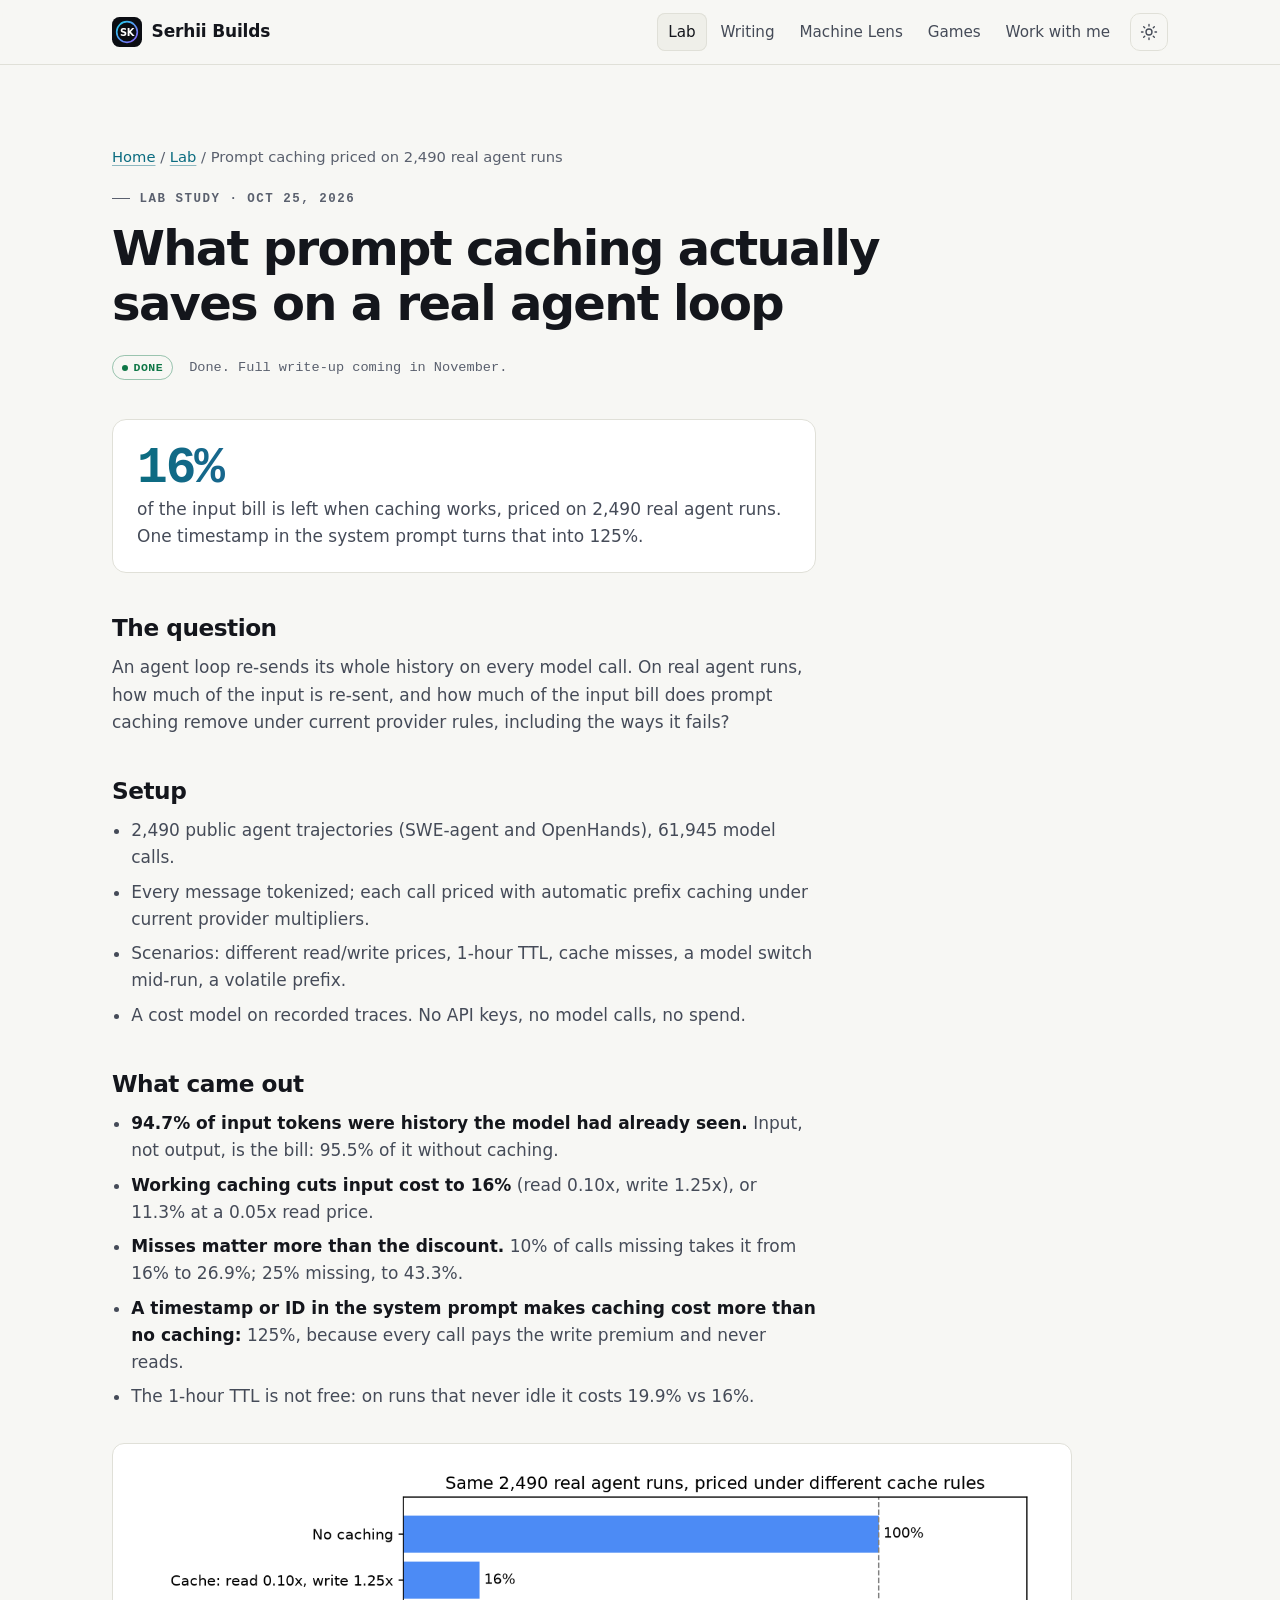
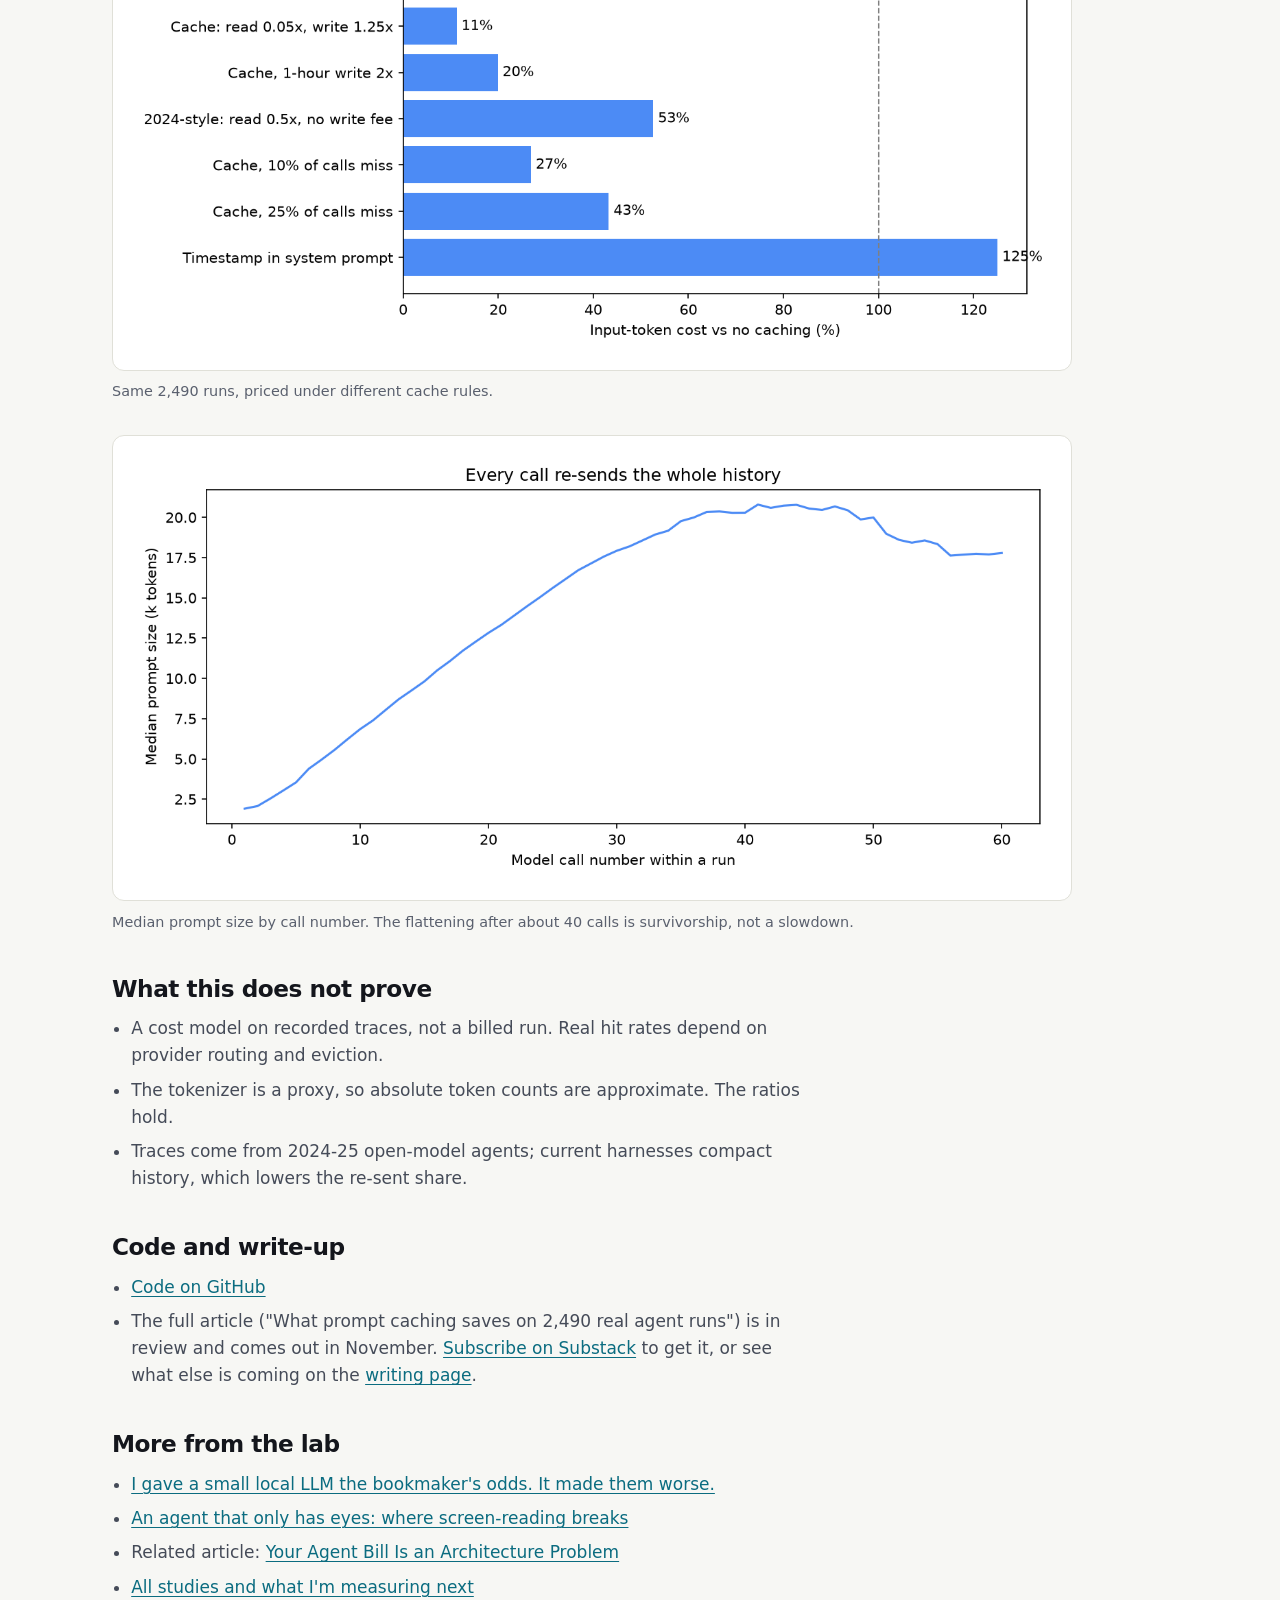
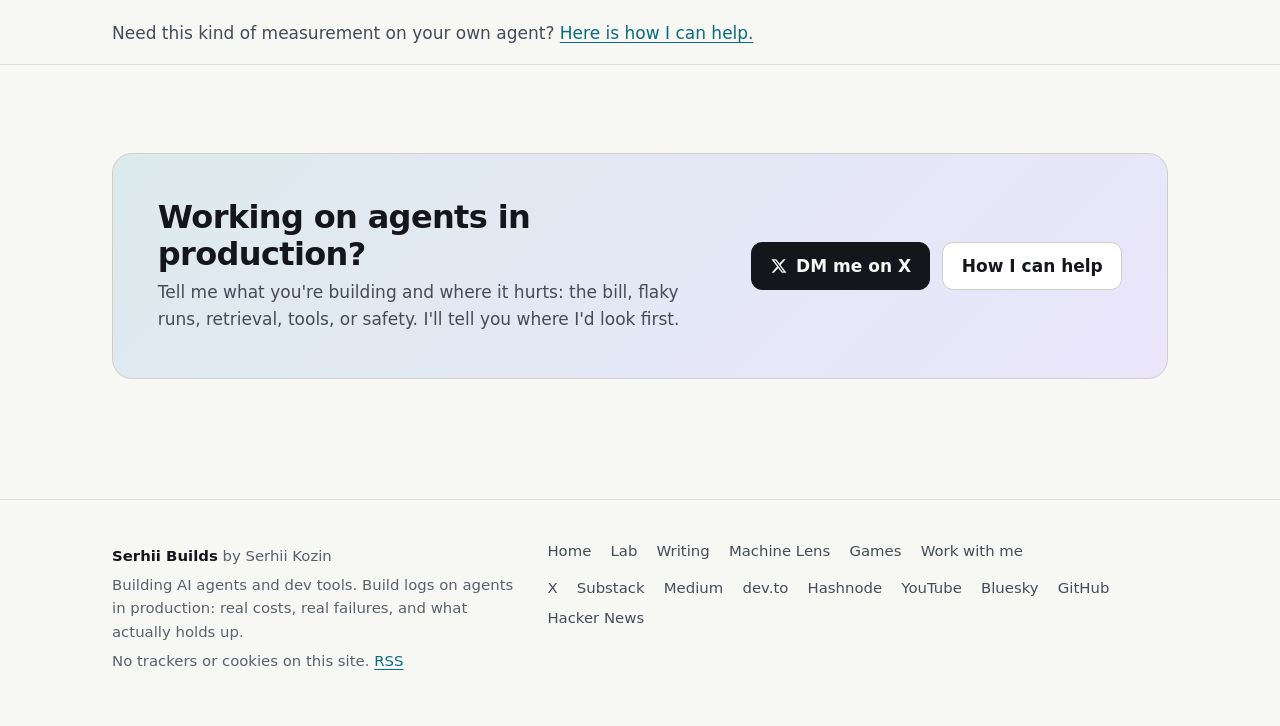
<file: lab/prompt-cache-agent-loop/index.html>
<!doctype html>
<html lang="en">
<head>
<meta charset="utf-8">
<meta name="viewport" content="width=device-width,initial-scale=1">
<title>Prompt caching savings on 2,490 real AI agent runs</title>
<meta name="description" content="What prompt caching really saves on an AI agent loop: input cost falls to 16% on 2,490 real runs, but a timestamp in the system prompt makes it 125%.">
<meta name="author" content="Serhii Kozin">
<link rel="canonical" href="https://serhii-kozin-mobile.github.io/lab/prompt-cache-agent-loop/">
<meta name="robots" content="index,follow,max-image-preview:large">
<meta property="og:type" content="article">
<meta property="og:site_name" content="Serhii Builds">
<meta property="og:locale" content="en_US">
<meta property="og:title" content="Prompt caching savings on 2,490 real AI agent runs">
<meta property="og:description" content="What prompt caching really saves on an AI agent loop: input cost falls to 16% on 2,490 real runs, but a timestamp in the system prompt makes it 125%.">
<meta property="og:url" content="https://serhii-kozin-mobile.github.io/lab/prompt-cache-agent-loop/">
<meta property="og:image" content="https://serhii-kozin-mobile.github.io/og/prompt-cache-agent-loop.png">
<meta property="og:image:type" content="image/png">
<meta property="og:image:width" content="1200">
<meta property="og:image:height" content="630">
<meta property="og:image:alt" content="Lab study card. 16%: Prompt caching priced on 2,490 real agent runs.">
<meta property="article:published_time" content="2026-10-25">
<meta property="article:modified_time" content="2026-10-25">
<meta property="article:author" content="https://serhii-kozin-mobile.github.io/about/">
<meta name="twitter:card" content="summary_large_image">
<meta name="twitter:site" content="@SerhiiBuilds">
<meta name="twitter:creator" content="@SerhiiBuilds">
<meta name="twitter:title" content="Prompt caching savings on 2,490 real AI agent runs">
<meta name="twitter:description" content="What prompt caching really saves on an AI agent loop: input cost falls to 16% on 2,490 real runs, but a timestamp in the system prompt makes it 125%.">
<meta name="twitter:image" content="https://serhii-kozin-mobile.github.io/og/prompt-cache-agent-loop.png">
<meta name="twitter:image:alt" content="Lab study card. 16%: Prompt caching priced on 2,490 real agent runs.">
<script type="application/ld+json">{"@context":"https://schema.org","@graph":[{"@type":"Person","@id":"https://serhii-kozin-mobile.github.io/#person","name":"Serhii Kozin","alternateName":"Serhii Builds","url":"https://serhii-kozin-mobile.github.io/about/","jobTitle":"AI agent developer","description":"Builds AI agents and developer tools, and publishes reproducible studies on what agents in production cost and where they break.","knowsAbout":["AI agents","LLM evaluation","Retrieval-augmented generation","Model Context Protocol","Prompt caching","Computer-use agents","LLM cost optimization"],"sameAs":["https://x.com/SerhiiBuilds","https://serhiibuilds.substack.com","https://medium.com/@serhiibuilds","https://dev.to/serhiibuilds","https://serhiibuilds.hashnode.dev","https://www.youtube.com/@serhii.builds","https://bsky.app/profile/serhiibuilds.bsky.social","https://github.com/serhii-kozin-mobile","https://news.ycombinator.com/user?id=serhiibuilds","https://substack.com/@serhiibuilds"]},{"@type":"WebSite","@id":"https://serhii-kozin-mobile.github.io/#website","url":"https://serhii-kozin-mobile.github.io/","name":"Serhii Builds","alternateName":["SerhiiBuilds","Serhii Kozin"],"description":"Building AI agents and dev tools. Build logs on agents in production: real costs, real failures, and what actually holds up.","inLanguage":"en","publisher":{"@id":"https://serhii-kozin-mobile.github.io/#person"}},{"@type":"WebPage","@id":"https://serhii-kozin-mobile.github.io/lab/prompt-cache-agent-loop/#webpage","url":"https://serhii-kozin-mobile.github.io/lab/prompt-cache-agent-loop/","name":"Prompt caching savings on 2,490 real AI agent runs","description":"What prompt caching really saves on an AI agent loop: input cost falls to 16% on 2,490 real runs, but a timestamp in the system prompt makes it 125%.","isPartOf":{"@id":"https://serhii-kozin-mobile.github.io/#website"},"inLanguage":"en","breadcrumb":{"@id":"https://serhii-kozin-mobile.github.io/lab/prompt-cache-agent-loop/#breadcrumb"},"primaryImageOfPage":"https://serhii-kozin-mobile.github.io/og/prompt-cache-agent-loop.png"},{"@type":"TechArticle","@id":"https://serhii-kozin-mobile.github.io/lab/prompt-cache-agent-loop/#article","headline":"What prompt caching actually saves on a real agent loop","alternativeHeadline":"Prompt caching savings on 2,490 real AI agent runs","description":"What prompt caching really saves on an AI agent loop: input cost falls to 16% on 2,490 real runs, but a timestamp in the system prompt makes it 125%.","datePublished":"2026-10-25","dateModified":"2026-10-25","author":{"@id":"https://serhii-kozin-mobile.github.io/#person"},"publisher":{"@id":"https://serhii-kozin-mobile.github.io/#person"},"mainEntityOfPage":{"@id":"https://serhii-kozin-mobile.github.io/lab/prompt-cache-agent-loop/#webpage"},"isPartOf":{"@id":"https://serhii-kozin-mobile.github.io/#website"},"inLanguage":"en","keywords":["prompt caching","AI agent cost","LLM input tokens","agent loop","SWE-agent traces","agent cost","caching"],"image":["https://serhii-kozin-mobile.github.io/og/prompt-cache-agent-loop.png","https://serhii-kozin-mobile.github.io/lab/prompt-cache-agent-loop/input_cost_by_scenario.png"]},{"@type":"BreadcrumbList","@id":"https://serhii-kozin-mobile.github.io/lab/prompt-cache-agent-loop/#breadcrumb","itemListElement":[{"@type":"ListItem","position":1,"name":"Home","item":"https://serhii-kozin-mobile.github.io/"},{"@type":"ListItem","position":2,"name":"Lab","item":"https://serhii-kozin-mobile.github.io/lab/"},{"@type":"ListItem","position":3,"name":"Prompt caching priced on 2,490 real agent runs","item":"https://serhii-kozin-mobile.github.io/lab/prompt-cache-agent-loop/"}]}]}</script>
<meta name="theme-color" content="#0b0d12" media="(prefers-color-scheme: dark)">
<meta name="theme-color" content="#f7f7f4" media="(prefers-color-scheme: light)">
<link rel="icon" href="/favicon.ico" sizes="48x48">
<link rel="icon" href="/favicon.svg" type="image/svg+xml">
<link rel="apple-touch-icon" href="/apple-touch-icon.png">
<link rel="manifest" href="/site.webmanifest">
<link rel="alternate" type="application/rss+xml" title="Serhii Builds" href="/feed.xml">
<link rel="me" href="https://x.com/SerhiiBuilds">
<script>document.documentElement.classList.add("js");try{var t=localStorage.getItem("theme");if(t)document.documentElement.setAttribute("data-theme",t)}catch(e){}</script>
<style>:root{--bg:#0b0d12;--bg-2:#11141b;--card:#141823;--line:#252b3a;--line-2:#323a4e;--ink:#e8ebf2;--ink-2:#aab2c5;--ink-3:#7d869b;--accent:#4fd1e8;--accent-2:#9b7bff;--accent-ink:#05131a;--good:#5ee0a0;--warn:#ffb86b;--paper:#ffffff;--radius:14px;--sans:system-ui,-apple-system,"Segoe UI",Roboto,"Helvetica Neue",Arial,sans-serif;--mono:ui-monospace,SFMono-Regular,"SF Mono",Menlo,Consolas,"Liberation Mono",monospace;--max:1120px;color-scheme:dark}@media (prefers-color-scheme:light){:root:not([data-theme="dark"]){--bg:#f7f7f4;--bg-2:#efefe9;--card:#ffffff;--line:#e0e0d8;--line-2:#cfcfc5;--ink:#14161c;--ink-2:#454b58;--ink-3:#5a606e;--accent:#0b6c80;--accent-2:#6a46e5;--accent-ink:#ffffff;--good:#0e7646;--warn:#a85a00;color-scheme:light}}:root[data-theme="light"]{--bg:#f7f7f4;--bg-2:#efefe9;--card:#ffffff;--line:#e0e0d8;--line-2:#cfcfc5;--ink:#14161c;--ink-2:#454b58;--ink-3:#5a606e;--accent:#0b6c80;--accent-2:#6a46e5;--accent-ink:#ffffff;--good:#0e7646;--warn:#a85a00;color-scheme:light}*{box-sizing:border-box}html{-webkit-text-size-adjust:100%;scroll-padding-top:5rem}body{margin:0;background:var(--bg);color:var(--ink);font:17px/1.6 var(--sans);text-rendering:optimizeLegibility;-webkit-font-smoothing:antialiased}img{max-width:100%;height:auto;display:block}a{color:var(--accent);text-underline-offset:.2em;text-decoration-thickness:1px}a:hover{text-decoration-thickness:2px}:focus-visible{outline:2px solid var(--accent);outline-offset:3px;border-radius:4px}code{font-family:var(--mono);font-size:.88em;background:var(--bg-2);border:1px solid var(--line);padding:.05em .35em;border-radius:5px}h1,h2,h3{line-height:1.15;letter-spacing:-.02em;margin:0 0 .5em;font-weight:700}h1{font-size:clamp(2.1rem,5.2vw,3.6rem);letter-spacing:-.035em}h2{font-size:clamp(1.5rem,3vw,2rem)}h3{font-size:1.15rem;letter-spacing:-.01em}p{margin:0 0 1em}.wrap{max-width:var(--max);margin:0 auto;padding:0 clamp(1.1rem,4vw,2rem)}.skip{position:absolute;left:-999px;top:0;background:var(--accent);color:var(--accent-ink);padding:.6rem 1rem;z-index:100;border-radius:0 0 8px 0}.skip:focus{left:0}.sr{position:absolute!important;width:1px;height:1px;overflow:hidden;clip:rect(0 0 0 0);white-space:nowrap}.site-head{position:sticky;top:0;z-index:20;background:color-mix(in srgb,var(--bg) 86%,transparent);backdrop-filter:saturate(1.4) blur(10px);-webkit-backdrop-filter:saturate(1.4) blur(10px);border-bottom:1px solid var(--line)}.site-head .wrap{display:flex;align-items:center;gap:1rem;min-height:64px}.brand{display:flex;align-items:center;gap:.6rem;color:var(--ink);text-decoration:none;font-weight:700;letter-spacing:-.01em;white-space:nowrap}.brand svg{width:30px;height:30px;flex:none}.nav{margin-left:auto;display:flex;align-items:center;gap:.15rem}.nav a{color:var(--ink-2);text-decoration:none;padding:.45rem .7rem;border-radius:8px;font-size:.95rem}.nav a:hover{color:var(--ink);background:var(--bg-2)}.nav a[aria-current="page"]{color:var(--ink);background:var(--bg-2);box-shadow:inset 0 0 0 1px var(--line)}.theme-btn{margin-left:.4rem;width:38px;height:38px;border-radius:10px;border:1px solid var(--line);background:transparent;color:var(--ink-2);cursor:pointer;display:grid;place-items:center}.theme-btn:hover{color:var(--ink);border-color:var(--line-2)}.theme-btn svg{width:18px;height:18px}.menu-btn{display:none}@media (max-width:760px){.menu-btn{display:grid;margin-left:auto}.nav{display:none;position:absolute;top:64px;left:0;right:0;flex-direction:column;align-items:stretch;background:var(--bg);border-bottom:1px solid var(--line);padding:.5rem clamp(1.1rem,4vw,2rem) 1rem}.nav.open{display:flex}.nav a{padding:.75rem .6rem;font-size:1.05rem}.theme-btn.in-nav{margin:.4rem 0 0}}html:not(.js) .menu-btn{display:none}@media (max-width:760px){html:not(.js) .nav{display:flex;position:static;flex-direction:row;flex-wrap:wrap;border:0;padding:0}}main{display:block}.section{padding:clamp(3rem,7vw,5.5rem) 0;border-top:1px solid var(--line)}.section:first-child{border-top:0}.eyebrow{font:600 .78rem/1 var(--mono);letter-spacing:.12em;text-transform:uppercase;color:var(--ink-3);margin:0 0 1rem;display:flex;align-items:center;gap:.6rem}.eyebrow::before{content:"";width:18px;height:1px;background:currentColor}.lead{font-size:clamp(1.1rem,2vw,1.3rem);color:var(--ink-2);max-width:42rem}.muted{color:var(--ink-3)}.sec-head{display:flex;justify-content:space-between;align-items:end;gap:1rem;margin-bottom:1.8rem;flex-wrap:wrap}.sec-head h2{margin:0}.more{font-weight:600;text-decoration:none;white-space:nowrap}.more::after{content:" →"}.hero{position:relative;padding:clamp(3.5rem,9vw,7rem) 0 clamp(3rem,7vw,5rem);overflow:hidden}.hero::before{content:"";position:absolute;inset:0;background-image:linear-gradient(var(--line) 1px,transparent 1px),linear-gradient(90deg,var(--line) 1px,transparent 1px);background-size:48px 48px;mask-image:radial-gradient(ellipse 70% 80% at 75% 30%,#000 10%,transparent 70%);-webkit-mask-image:radial-gradient(ellipse 70% 80% at 75% 30%,#000 10%,transparent 70%);opacity:.55;pointer-events:none}.hero .wrap{position:relative}.hero h1{max-width:17ch}.hero-grid{display:grid;grid-template-columns:1.35fr 1fr;gap:3rem;align-items:center}@media (max-width:980px){.hero-grid{grid-template-columns:1fr}}.runlog{background:#07090d;color:#cdd5e4;border:1px solid #232a3a;border-radius:14px;font:500 .84rem/1.75 var(--mono);box-shadow:0 30px 70px -35px rgba(0,0,0,.6);overflow:hidden}.runlog .bar{display:flex;gap:.4rem;padding:.7rem .9rem;border-bottom:1px solid #1b2130;background:#0c0f15}.runlog .bar i{width:10px;height:10px;border-radius:50%;background:#2a3142}.runlog .bar span{margin-left:.5rem;color:#6f7890;font-size:.75rem}.runlog pre{margin:0;padding:1rem 1.1rem 1.1rem;white-space:pre-wrap;font:inherit}.runlog .c{color:#6f7890}.runlog .p{color:#4fd1e8}.runlog .v{color:#fff;font-weight:700}.runlog .ok{color:#5ee0a0}.runlog a{color:#9b7bff}.hero h1 em{font-style:normal;background:linear-gradient(90deg,var(--accent),var(--accent-2));-webkit-background-clip:text;background-clip:text;color:transparent}.hero .lead{margin:1.2rem 0 2rem}.btns{display:flex;flex-wrap:wrap;gap:.75rem}.btn{display:inline-flex;align-items:center;gap:.5rem;padding:.8rem 1.15rem;border-radius:11px;font-weight:650;text-decoration:none;border:1px solid var(--line-2);color:var(--ink);background:var(--card);line-height:1.2}.btn:hover{border-color:var(--ink-3)}.btn.primary{background:var(--ink);color:var(--bg);border-color:var(--ink)}.btn.primary:hover{opacity:.9}.btn svg{width:18px;height:18px}.hero-meta{margin-top:2.4rem;display:flex;flex-wrap:wrap;gap:.5rem 1.4rem;font:500 .85rem/1.4 var(--mono);color:var(--ink-3)}.hero-meta span::before{content:"▸ ";color:var(--accent)}.grid{display:grid;gap:1.1rem}.grid.three{grid-template-columns:repeat(auto-fit,minmax(290px,1fr))}.grid.two{grid-template-columns:repeat(2,1fr)}@media (max-width:700px){.grid.two{grid-template-columns:1fr}}.card{background:var(--card);border:1px solid var(--line);border-radius:var(--radius);padding:1.35rem 1.35rem 1.25rem;display:flex;flex-direction:column;position:relative}a.card{color:inherit;text-decoration:none;transition:border-color .15s,transform .15s}a.card:hover{border-color:var(--line-2);transform:translateY(-2px)}@media (prefers-reduced-motion:reduce){a.card,a.card:hover{transition:none;transform:none}}.receipt-top{display:flex;justify-content:space-between;gap:.5rem;font:500 .75rem/1.3 var(--mono);color:var(--ink-3);letter-spacing:.04em;text-transform:uppercase;padding-bottom:.9rem;margin-bottom:1rem;border-bottom:1px dashed var(--line-2)}.big{font:700 clamp(1.9rem,4vw,2.5rem)/1.05 var(--mono);letter-spacing:-.04em;margin:0 0 .6rem;color:var(--ink)}.big.grad{background:linear-gradient(90deg,var(--accent),var(--accent-2));-webkit-background-clip:text;background-clip:text;color:transparent}.card h3,.card h2{margin:.2rem 0 .5rem;font-size:1.15rem;letter-spacing:-.01em}.card p{color:var(--ink-2);font-size:.97rem}.card p.big{font-size:clamp(1.7rem,3.4vw,2.3rem);color:var(--ink);white-space:nowrap}.card p.big.long{font-size:clamp(1.35rem,2.4vw,1.75rem);line-height:1.35}.card .foot{margin-top:auto;padding-top:.8rem;font-size:.9rem;color:var(--ink-3);display:flex;justify-content:space-between;gap:.5rem;flex-wrap:wrap}.pill{display:inline-flex;align-items:center;gap:.35rem;font:600 .72rem/1 var(--mono);letter-spacing:.05em;text-transform:uppercase;padding:.35rem .55rem;border-radius:999px;border:1px solid var(--line-2);color:var(--ink-2);white-space:nowrap}.pill.ok{color:var(--good);border-color:color-mix(in srgb,var(--good) 40%,transparent)}.pill.dev{color:var(--warn);border-color:color-mix(in srgb,var(--warn) 45%,transparent)}.pill.ok::before,.pill.dev::before{content:"";width:6px;height:6px;border-radius:50%;background:currentColor}.tags{display:flex;flex-wrap:wrap;gap:.4rem;margin:.2rem 0 0;padding:0;list-style:none}.tags li{font:500 .75rem/1 var(--mono);color:var(--ink-3);padding:.3rem .5rem;border-radius:6px;background:var(--bg-2)}.list{list-style:none;margin:0;padding:0;border-top:1px solid var(--line)}.list li{padding:1.1rem 0;border-bottom:1px solid var(--line);display:grid;grid-template-columns:8.5rem 1fr;gap:.3rem 1.2rem;align-items:baseline}.list .date{font:500 .85rem/1.4 var(--mono);color:var(--ink-3)}.list h3{margin:0;font-size:1.1rem}.list h3 a{color:var(--ink);text-decoration:none}.list h3 a:hover{color:var(--accent)}.list p{grid-column:2;margin:.15rem 0 0;color:var(--ink-2);font-size:.97rem}.list .links{grid-column:2;display:flex;gap:.9rem;flex-wrap:wrap;font-size:.92rem;margin-top:.35rem}@media (max-width:620px){.list li{grid-template-columns:1fr}.list p,.list .links{grid-column:1}}.features{display:grid;grid-template-columns:repeat(auto-fit,minmax(240px,1fr));gap:1.6rem 2rem;margin:0;padding:0;list-style:none}.features li{border-left:2px solid var(--line-2);padding:0 0 0 1rem}.features h3{margin:0 0 .35rem;font-size:1.05rem}.features p{color:var(--ink-2);margin:0;font-size:.96rem}.features .num{font:600 .78rem/1 var(--mono);color:var(--accent);display:block;margin-bottom:.55rem}.cta{background:linear-gradient(135deg,color-mix(in srgb,var(--accent) 14%,var(--card)),color-mix(in srgb,var(--accent-2) 14%,var(--card)));border:1px solid var(--line-2);border-radius:20px;padding:clamp(1.6rem,4vw,2.8rem);display:grid;grid-template-columns:1.4fr 1fr;gap:1.5rem 2.5rem;align-items:center}.cta h2{margin-bottom:.4rem}.cta p{color:var(--ink-2);margin:0}.cta .btns{justify-content:flex-end}@media (max-width:760px){.cta{grid-template-columns:1fr}.cta .btns{justify-content:flex-start}}.page-head{padding-top:clamp(3rem,7vw,5rem);padding-bottom:clamp(1.5rem,3vw,2.5rem)}.page-head h1{max-width:22ch}.page-head.study h1{font-size:clamp(1.9rem,4.4vw,3rem);max-width:26ch}.meta-row{display:flex;flex-wrap:wrap;gap:.6rem 1rem;align-items:center;margin-top:1.2rem;font:500 .85rem/1.4 var(--mono);color:var(--ink-3)}.prose{max-width:44rem}.prose h2{font-size:1.45rem;margin:2.6rem 0 .8rem}.prose ul{padding-left:1.2rem;margin:0 0 1.2rem}.prose li{margin:.45rem 0;color:var(--ink-2)}.prose li strong{color:var(--ink)}.prose p{color:var(--ink-2)}.headline{border:1px solid var(--line);background:var(--card);border-radius:var(--radius);padding:1.4rem 1.5rem;margin:0 0 2rem;max-width:44rem}.headline .big{font-size:clamp(2.2rem,6vw,3.2rem)}.headline p{margin:0;color:var(--ink-2)}figure{margin:2rem 0}.chart img{margin:0 auto}.chart{background:var(--paper);border-radius:12px;padding:clamp(.4rem,1.5vw,1rem);border:1px solid var(--line)}figcaption{font-size:.9rem;color:var(--ink-3);margin-top:.6rem}.wide{max-width:60rem}.note{border-left:3px solid var(--warn);background:var(--bg-2);padding:1rem 1.2rem;border-radius:0 10px 10px 0;color:var(--ink-2);max-width:44rem;font-size:.96rem}.note strong{color:var(--ink)}.two-col{display:grid;grid-template-columns:1fr 1fr;gap:2rem 3rem}@media (max-width:820px){.two-col{grid-template-columns:1fr}}.back{font-size:.92rem;text-decoration:none}.back::before{content:"← "}.ml-hero{display:grid;grid-template-columns:1.1fr 1fr;gap:2.5rem;align-items:center}@media (max-width:880px){.ml-hero{grid-template-columns:1fr}}.mock{background:var(--card);border:1px solid var(--line-2);border-radius:16px;padding:1.1rem;box-shadow:0 30px 60px -30px rgba(0,0,0,.45)}.mock-bar{display:flex;gap:.4rem;margin-bottom:1rem}.mock-bar i{width:10px;height:10px;border-radius:50%;background:var(--line-2)}.mock-row{display:grid;grid-template-columns:5.5rem 1fr;gap:.8rem;align-items:center;margin:.85rem 0;font:500 .82rem/1 var(--mono);color:var(--ink-2)}.mock-track{height:12px;border-radius:6px;background:var(--bg-2);overflow:hidden;display:flex}.mock-track span{display:block;height:100%}.mock-cap{font-size:.8rem;color:var(--ink-3);margin-top:1rem;font-family:var(--mono)}.faq dt{font-weight:650;margin-top:1.3rem}.faq dd{margin:.3rem 0 0;color:var(--ink-2)}.about-grid{display:grid;grid-template-columns:200px 1fr;gap:2.5rem;align-items:start}.about-grid img{border-radius:20px;border:1px solid var(--line)}@media (max-width:700px){.about-grid{grid-template-columns:1fr}.about-grid img{width:120px}}.steps{counter-reset:s;list-style:none;padding:0;margin:0;display:grid;gap:1rem}.steps li{counter-increment:s;padding-left:2.6rem;position:relative;color:var(--ink-2)}.steps li::before{content:counter(s,decimal-leading-zero);position:absolute;left:0;top:.05rem;font:600 .85rem/1.6 var(--mono);color:var(--accent)}.steps strong{color:var(--ink)}.site-foot{border-top:1px solid var(--line);padding:2.5rem 0 3rem;margin-top:2rem;font-size:.93rem;color:var(--ink-3)}.foot-grid{display:grid;grid-template-columns:1.3fr 2fr;gap:2rem}@media (max-width:760px){.foot-grid{grid-template-columns:1fr}}.social{display:flex;flex-wrap:wrap;gap:.4rem 1.2rem;list-style:none;margin:0;padding:0}.social a{color:var(--ink-2);text-decoration:none}.social a:hover{color:var(--accent)}.site-foot p{margin:.3rem 0}.nf{min-height:55vh;display:flex;flex-direction:column;justify-content:center}.nf .big{font-size:clamp(4rem,14vw,8rem)}@media (max-width:520px){.runlog{font-size:.7rem}.runlog pre{padding:.85rem .8rem}}picture{display:block}.crumbs{font-size:.92rem;color:var(--ink-3)}.crumbs a{text-decoration:underline;text-decoration-color:color-mix(in srgb,currentColor 45%,transparent)}div.mock{margin:2rem 0}.mock-cap{margin-bottom:0}</style>
</head>
<body>
<a class="skip" href="#main">Skip to content</a>
<header class="site-head"><div class="wrap">
<a class="brand" href="/"><svg viewBox="0 0 64 64" aria-hidden="true"><defs><linearGradient id="g" x1="0" y1="0" x2="1" y2="1"><stop offset="0" stop-color="#22d3ee"/><stop offset="1" stop-color="#8b5cf6"/></linearGradient></defs><rect width="64" height="64" rx="16" fill="#0b0d12"/><circle cx="32" cy="32" r="22" fill="none" stroke="url(#g)" stroke-width="3.5"/><text x="32" y="39.5" text-anchor="middle" font-family="system-ui,Segoe UI,Arial,sans-serif" font-weight="800" font-size="21" fill="#fff" letter-spacing="-1">SK</text></svg><span>Serhii Builds</span></a>
<button class="theme-btn menu-btn" data-menu aria-expanded="false" aria-controls="nav" aria-label="Menu"><svg viewBox="0 0 24 24" aria-hidden="true" fill="none" stroke="currentColor" stroke-width="1.8" stroke-linecap="round"><path d="M4 7h16M4 12h16M4 17h16"/></svg></button>
<nav class="nav" id="nav" aria-label="Main"><a href="/lab/" aria-current="page">Lab</a><a href="/writing/">Writing</a><a href="/machine-lens/">Machine Lens</a><a href="/games/">Games</a><a href="/about/">Work with me</a><button class="theme-btn in-nav" data-theme-toggle aria-label="Toggle theme"><svg viewBox="0 0 24 24" aria-hidden="true" fill="none" stroke="currentColor" stroke-width="1.8" stroke-linecap="round"><circle cx="12" cy="12" r="4"/><path d="M12 2v2M12 20v2M4.9 4.9l1.4 1.4M17.7 17.7l1.4 1.4M2 12h2M20 12h2M4.9 19.1l1.4-1.4M17.7 6.3l1.4-1.4"/></svg></button></nav>
</div></header>
<main id="main">
<div class="wrap page-head study"><nav class="crumbs" aria-label="Breadcrumb"><a href="/">Home</a> / <a href="/lab/">Lab</a> / <span aria-current="page">Prompt caching priced on 2,490 real agent runs</span></nav>
<p class="eyebrow" style="margin-top:1.5rem">Lab study · Oct 25, 2026</p>
<h1>What prompt caching actually saves on a real agent loop</h1>
<div class="meta-row"><span class="pill ok">Done</span><span>Done. Full write-up coming in November.</span></div></div>
<div class="wrap">
<div class="headline"><p class="big grad">16%</p><p>of the input bill is left when caching works, priced on 2,490 real agent runs. One timestamp in the system prompt turns that into 125%.</p></div>
<div class="prose">
<h2>The question</h2><p>An agent loop re-sends its whole history on every model call. On real agent runs, how much of the input is re-sent, and how much of the input bill does prompt caching remove under current provider rules, including the ways it fails?</p>
<h2>Setup</h2><ul><li>2,490 public agent trajectories (SWE-agent and OpenHands), 61,945 model calls.</li><li>Every message tokenized; each call priced with automatic prefix caching under current provider multipliers.</li><li>Scenarios: different read/write prices, 1-hour TTL, cache misses, a model switch mid-run, a volatile prefix.</li><li>A cost model on recorded traces. No API keys, no model calls, no spend.</li></ul>
<h2>What came out</h2><ul><li><strong>94.7% of input tokens were history the model had already seen.</strong> Input, not output, is the bill: 95.5% of it without caching.</li><li><strong>Working caching cuts input cost to 16%</strong> (read 0.10x, write 1.25x), or 11.3% at a 0.05x read price.</li><li><strong>Misses matter more than the discount.</strong> 10% of calls missing takes it from 16% to 26.9%; 25% missing, to 43.3%.</li><li><strong>A timestamp or ID in the system prompt makes caching cost more than no caching:</strong> 125%, because every call pays the write premium and never reads.</li><li>The 1-hour TTL is not free: on runs that never idle it costs 19.9% vs 16%.</li></ul>
</div>
<figure class="wide"><div class="chart"><picture><source type="image/webp" srcset="/lab/prompt-cache-agent-loop/input_cost_by_scenario-800.webp 800w, /lab/prompt-cache-agent-loop/input_cost_by_scenario.webp 1350w" sizes="(min-width: 1120px) 1040px, 100vw"><img src="/lab/prompt-cache-agent-loop/input_cost_by_scenario.png" alt="Horizontal bar chart of input-token cost versus no caching under different cache rules: 16% with caching, 11% with cheaper reads, 27% with 10% misses, 125% with a timestamp in the system prompt." width="1350" height="720" loading="lazy" decoding="async"></picture></div><figcaption>Same 2,490 runs, priced under different cache rules.</figcaption></figure><figure class="wide"><div class="chart"><picture><source type="image/webp" srcset="/lab/prompt-cache-agent-loop/prompt_growth-800.webp 800w, /lab/prompt-cache-agent-loop/prompt_growth.webp 1350w" sizes="(min-width: 1120px) 1040px, 100vw"><img src="/lab/prompt-cache-agent-loop/prompt_growth.png" alt="Line chart of median prompt size by call number, growing steadily as the agent loop goes on." width="1350" height="630" loading="lazy" decoding="async"></picture></div><figcaption>Median prompt size by call number. The flattening after about 40 calls is survivorship, not a slowdown.</figcaption></figure>
<div class="prose">
<h2>What this does not prove</h2><ul><li>A cost model on recorded traces, not a billed run. Real hit rates depend on provider routing and eviction.</li><li>The tokenizer is a proxy, so absolute token counts are approximate. The ratios hold.</li><li>Traces come from 2024-25 open-model agents; current harnesses compact history, which lowers the re-sent share.</li></ul>
<h2>Code and write-up</h2>
<ul><li><a href="https://github.com/serhii-kozin-mobile/agent-lab/tree/main/prompt-cache-agent-loop">Code on GitHub</a></li><li>The full article ("What prompt caching saves on 2,490 real agent runs") is in review and comes out in November. <a href="https://serhiibuilds.substack.com">Subscribe on Substack</a> to get it, or see what else is coming on the <a href="/writing/">writing page</a>.</li></ul>
<h2>More from the lab</h2>
<ul><li><a href="/lab/llm-vs-bookmaker-epl/">I gave a small local LLM the bookmaker&#x27;s odds. It made them worse.</a></li><li><a href="/lab/poker-vision-agent/">An agent that only has eyes: where screen-reading breaks</a></li><li>Related article: <a href="https://medium.com/@serhiibuilds/your-agent-bill-is-an-architecture-problem-2cca75d837af">Your Agent Bill Is an Architecture Problem</a></li><li><a href="/lab/">All studies and what I'm measuring next</a></li></ul>
<p>Need this kind of measurement on your own agent? <a href="/about/">Here is how I can help.</a></p>
</div></div>
<section class="section"><div class="wrap"><div class="cta">
<div><h2>Working on agents in production?</h2><p>Tell me what you're building and where it hurts: the bill, flaky runs, retrieval, tools, or safety. I'll tell you where I'd look first.</p></div>
<div class="btns"><a class="btn primary" href="https://x.com/SerhiiBuilds"><svg viewBox="0 0 24 24" aria-hidden="true" fill="currentColor"><path d="M17.8 3h3.1l-6.8 7.7L22 21h-6.2l-4.9-6.4L5.3 21H2.2l7.2-8.3L1.9 3h6.4l4.4 5.8L17.8 3Zm-1.1 16.2h1.7L7.4 4.7H5.6l11.1 14.5Z"/></svg>DM me on X</a><a class="btn" href="/about/">How I can help</a></div>
</div></div></section>
</main>
<footer class="site-foot"><div class="wrap foot-grid">
<div><p><strong style="color:var(--ink)">Serhii Builds</strong> by Serhii Kozin</p><p>Building AI agents and dev tools. Build logs on agents in production: real costs, real failures, and what actually holds up.</p><p>No trackers or cookies on this site. <a href="/feed.xml">RSS</a></p></div>
<div><p class="sr">Site</p><ul class="social"><li><a href="/">Home</a></li><li><a href="/lab/">Lab</a></li><li><a href="/writing/">Writing</a></li><li><a href="/machine-lens/">Machine Lens</a></li><li><a href="/games/">Games</a></li><li><a href="/about/">Work with me</a></li></ul><p class="sr">Elsewhere</p><ul class="social" style="margin-top:.8rem"><li><a href="https://x.com/SerhiiBuilds" rel="me noopener">X</a></li><li><a href="https://serhiibuilds.substack.com" rel="me noopener">Substack</a></li><li><a href="https://medium.com/@serhiibuilds" rel="me noopener">Medium</a></li><li><a href="https://dev.to/serhiibuilds" rel="me noopener">dev.to</a></li><li><a href="https://serhiibuilds.hashnode.dev" rel="me noopener">Hashnode</a></li><li><a href="https://www.youtube.com/@serhii.builds" rel="me noopener">YouTube</a></li><li><a href="https://bsky.app/profile/serhiibuilds.bsky.social" rel="me noopener">Bluesky</a></li><li><a href="https://github.com/serhii-kozin-mobile" rel="me noopener">GitHub</a></li><li><a href="https://news.ycombinator.com/user?id=serhiibuilds" rel="me noopener">Hacker News</a></li></ul></div>
</div></footer>
<script>(function(){
  var d=document.documentElement, KEY="theme";
  d.classList.add("js");
  function cur(){return d.getAttribute("data-theme")||(matchMedia("(prefers-color-scheme: light)").matches?"light":"dark")}
  function label(b){var t=cur();b.setAttribute("aria-label",t==="dark"?"Switch to light theme":"Switch to dark theme");b.setAttribute("title",b.getAttribute("aria-label"))}
  document.addEventListener("DOMContentLoaded",function(){
    document.querySelectorAll("[data-theme-toggle]").forEach(function(b){
      label(b);
      b.addEventListener("click",function(){
        var n=cur()==="dark"?"light":"dark";
        d.setAttribute("data-theme",n);
        try{localStorage.setItem(KEY,n)}catch(e){}
        document.querySelectorAll("[data-theme-toggle]").forEach(label);
      });
    });
    var m=document.querySelector("[data-menu]"),nav=document.getElementById("nav");
    if(m&&nav){m.addEventListener("click",function(){var o=nav.classList.toggle("open");m.setAttribute("aria-expanded",o?"true":"false")})}
  });
})();</script>
</body>
</html>
</file>
<file: games/tallowborn/assets/fonts.css>
@font-face {
  font-family: 'Cinzel';
  font-style: normal;
  font-weight: 500;
  font-display: swap;
  src: url("fonts/Cinzel-normal-500.woff2") format('woff2');
  unicode-range: U+0000-00FF, U+0131, U+0152-0153, U+02BB-02BC, U+02C6, U+02DA, U+02DC, U+0304, U+0308, U+0329, U+2000-206F, U+20AC, U+2122, U+2191, U+2193, U+2212, U+2215, U+FEFF, U+FFFD;
}
@font-face {
  font-family: 'Cinzel';
  font-style: normal;
  font-weight: 700;
  font-display: swap;
  src: url("fonts/Cinzel-normal-500.woff2") format('woff2');
  unicode-range: U+0000-00FF, U+0131, U+0152-0153, U+02BB-02BC, U+02C6, U+02DA, U+02DC, U+0304, U+0308, U+0329, U+2000-206F, U+20AC, U+2122, U+2191, U+2193, U+2212, U+2215, U+FEFF, U+FFFD;
}
@font-face {
  font-family: 'Cinzel';
  font-style: normal;
  font-weight: 900;
  font-display: swap;
  src: url("fonts/Cinzel-normal-500.woff2") format('woff2');
  unicode-range: U+0000-00FF, U+0131, U+0152-0153, U+02BB-02BC, U+02C6, U+02DA, U+02DC, U+0304, U+0308, U+0329, U+2000-206F, U+20AC, U+2122, U+2191, U+2193, U+2212, U+2215, U+FEFF, U+FFFD;
}
@font-face {
  font-family: 'IM Fell English';
  font-style: italic;
  font-weight: 400;
  font-display: swap;
  src: url("fonts/IMFellEnglish-italic-400.woff2") format('woff2');
  unicode-range: U+0000-00FF, U+0131, U+0152-0153, U+02BB-02BC, U+02C6, U+02DA, U+02DC, U+0304, U+0308, U+0329, U+2000-206F, U+20AC, U+2122, U+2191, U+2193, U+2212, U+2215, U+FEFF, U+FFFD;
}
@font-face {
  font-family: 'IM Fell English';
  font-style: normal;
  font-weight: 400;
  font-display: swap;
  src: url("fonts/IMFellEnglish-normal-400.woff2") format('woff2');
  unicode-range: U+0000-00FF, U+0131, U+0152-0153, U+02BB-02BC, U+02C6, U+02DA, U+02DC, U+0304, U+0308, U+0329, U+2000-206F, U+20AC, U+2122, U+2191, U+2193, U+2212, U+2215, U+FEFF, U+FFFD;
}
</file>
<file: games/tallowborn/style.css>
:root{
  --ink:#0B0A08; --ink2:#15120e; --bone:#E8DCC3; --bone2:#b9ab8e; --dim:#7d7262;
  --flame:#FFB347; --ember:#FF6B1A; --blood:#6E1423; --blood2:#a3202f; --frost:#9fb6da; --moss:#9fc98f; --violet:#9a86c0;
  --serif:'IM Fell English',Georgia,'Times New Roman',serif; --cap:'Cinzel',Georgia,serif;
  --hand-h:clamp(150px,22vh,210px);
}
*{box-sizing:border-box;-webkit-tap-highlight-color:transparent}
html,body{margin:0;height:100%;background:var(--ink);color:var(--bone);font-family:var(--serif);overflow:hidden;overscroll-behavior:none}
button{font-family:var(--cap);color:var(--bone);cursor:pointer}
#bgimg{position:fixed;inset:-2%;background:#0B0A08 url(assets/img/crypt.jpg) center 60%/cover no-repeat;opacity:.45;filter:saturate(.8) contrast(1.05);transition:opacity .6s,filter .6s}
#bg,#fx{position:fixed;inset:0;width:100%;height:100%;pointer-events:none}
#fx{z-index:5}
#app{position:fixed;inset:0;display:grid;grid-template-rows:auto 1fr var(--hand-h);z-index:2;padding:env(safe-area-inset-top) env(safe-area-inset-right) env(safe-area-inset-bottom) env(safe-area-inset-left)}

/* header */
#top{display:flex;align-items:center;gap:18px;padding:10px 22px;background:linear-gradient(#0B0A08ee,#0B0A0800)}
#brand{font-family:var(--cap);font-weight:700;letter-spacing:.32em;font-size:15px;color:var(--bone2)}
#brand em{font-style:normal;color:var(--flame)}
#path{display:flex;gap:6px;flex:1;justify-content:center}
#path span{width:30px;height:30px;display:grid;place-items:center;border:1px solid #3a322a;border-radius:50%;font-size:13px;color:var(--dim);background:#0f0d0a}
#path span.done{color:#4a4238;border-color:#2a241e;text-decoration:line-through}
#path span.now{color:var(--flame);border-color:var(--flame);box-shadow:0 0 14px #ff6b1a66;background:#1d140b}
#dial{display:flex;align-items:center;gap:8px}
#dial svg{width:92px;height:52px;overflow:visible}
#dial .seg{fill:none;stroke-width:9;stroke-linecap:round;opacity:.28}
#dial .gloom{stroke:#5e4f86}#dial .glow{stroke:#d89a4a}#dial .blaze{stroke:#ff4d1a}
#dial.gloom .gloom,#dial.glow .glow,#dial.blaze .blaze{opacity:1;filter:drop-shadow(0 0 5px currentColor)}
#needle{transform-origin:60px 60px;transition:transform .5s cubic-bezier(.3,1.6,.5,1)}
#needle line{stroke:var(--bone);stroke-width:2.5;stroke-linecap:round}#needle circle{fill:var(--bone)}
#dialTxt{display:flex;flex-direction:column;line-height:1}
#dialTxt b{font-family:var(--cap);font-size:24px;color:var(--bone)}
#dialTxt span{font-family:var(--cap);font-size:10px;letter-spacing:.22em;color:var(--dim)}
#dial.blaze #dialTxt span{color:#ff7a4d}#dial.glow #dialTxt span{color:var(--flame)}#dial.gloom #dialTxt span{color:var(--violet)}
.icon{background:none;border:1px solid #3a322a;border-radius:50%;width:36px;height:36px;font-size:16px}

/* stage */
#stage{display:grid;grid-template-columns:minmax(260px,1fr) minmax(320px,1.15fr) minmax(220px,.75fr);gap:8px;padding:0 22px;min-height:0}
#foeBox{display:flex;flex-direction:column;justify-content:center;align-items:center;min-height:0}
#foe{width:100%;flex:1;min-height:120px;max-height:440px}
#foeInfo{width:min(340px,100%);text-align:center}
#foeName{font-family:var(--cap);font-size:20px;letter-spacing:.14em;color:var(--bone);text-shadow:0 0 18px #000}
#foeBar{position:relative;height:12px;margin:8px 0;background:#1a1410;border:1px solid #3a2a22;border-radius:2px;overflow:hidden}
#foeHp{position:absolute;inset:0;width:100%;background:linear-gradient(90deg,var(--blood),var(--blood2));transition:width .35s}
#foeHpTxt{position:absolute;inset:0;font-size:11px;line-height:12px;color:var(--bone);font-family:var(--cap);letter-spacing:.08em}
#intent{min-height:44px;padding:8px 12px;border:1px solid #3a322a;background:#120f0bcc;border-radius:3px;font-size:16px}
#intent.danger{border-color:#7a2230;color:#ffb3a0;box-shadow:0 0 24px #6e142355 inset}
#intent.hidden{color:var(--violet);font-style:italic}
#intent .tgt{font-family:var(--cap);color:#ff8e6e;letter-spacing:.06em}
#intent.heart{animation:pulse 1s infinite}
@keyframes pulse{50%{box-shadow:0 0 30px #a3202f99 inset}}

#bodyBox{display:flex;flex-direction:column;align-items:center;justify-content:center;min-height:0}
#effigy{position:relative;height:min(100%,560px);aspect-ratio:.8;max-width:100%;flex:1 1 auto;min-height:0}
.sock{position:absolute;width:22%;aspect-ratio:1;transform:translate(-50%,-62%);border-radius:50%;border:1px dashed transparent;transition:border-color .2s,box-shadow .2s,background .2s;touch-action:none}
.sock .nm{position:absolute;left:50%;top:100%;transform:translateX(-50%);white-space:nowrap;font-family:var(--cap);font-size:10px;letter-spacing:.16em;color:var(--bone2);text-shadow:0 1px 3px #000,0 0 8px #000;pointer-events:none}
.sock .wx{position:absolute;left:18%;right:18%;top:calc(100% + 14px);height:4px;background:#2a221a;border-radius:2px;overflow:hidden;pointer-events:none}
.sock .wx i{position:absolute;inset:0;background:var(--bone);transition:width .3s}
.sock .wx.low i{background:#ff7a4d}
.sock .sg{position:absolute;left:50%;bottom:calc(100% - 6px);transform:translateX(-50%);display:flex;gap:2px;pointer-events:none}
.sock .sg b{font-size:10px;font-family:var(--cap);padding:1px 4px;background:#0B0A08d0;border:1px solid #3a322a;border-radius:2px;font-weight:500}
.sock .sg b.fu{border-color:var(--flame);box-shadow:0 0 6px #ffb34799}
.sock .wk{position:absolute;right:-4px;top:4px;font-size:11px;font-family:var(--cap);color:var(--flame);text-shadow:0 0 4px #000;pointer-events:none}
.sock.target{border-color:#ffb34788;background:radial-gradient(#ffb34722,transparent 70%)}
.sock.hot{border-color:var(--flame);border-style:solid;box-shadow:0 0 22px #ffb34788;background:radial-gradient(#ffb34744,transparent 70%)}
.sock.modeT{border-color:#9fb6da;border-style:solid;box-shadow:0 0 16px #9fb6da77}
.sock.lost .nm{color:#7a2230;text-decoration:line-through}
.sock.flash{animation:flash .5s}
.sock.aimed .nm{color:#ff8e6e}
@keyframes flash{30%{box-shadow:0 0 34px #ffd39a;background:radial-gradient(#ffd39a55,transparent 70%)}}
#lean{display:flex;gap:0;margin:8px 0 4px;border:1px solid #3a322a;border-radius:3px;overflow:hidden;background:#0f0d0acc}
#lean button{background:none;border:0;padding:8px 14px;font-size:12px;letter-spacing:.12em;color:var(--dim);min-height:38px}
#lean button+button{border-left:1px solid #3a322a}
#lean button.on{color:var(--ink);background:linear-gradient(var(--flame),#d98a2c)}

#side{display:flex;flex-direction:column;justify-content:center;gap:8px;min-height:0}
.stat{display:flex;justify-content:space-between;align-items:baseline;padding:8px 12px;border-left:2px solid #3a322a;background:linear-gradient(90deg,#15120ecc,transparent)}
.stat .k{font-family:var(--cap);font-size:11px;letter-spacing:.2em;color:var(--dim)}
.stat b{font-family:var(--cap);font-size:22px}
#poolStat{border-color:var(--bone2)}#wardStat b{color:var(--frost)}#furyStat b{color:#ff7a4d}
#log{min-height:70px;font-size:16px;line-height:1.35;color:var(--bone);padding:10px 12px;font-style:italic;border-top:1px solid #2a241e}
#legend{font-size:13px;color:var(--dim);line-height:1.4}
#legend p{margin:4px 0}#legend b{font-family:var(--cap);font-weight:500;font-size:11px;color:var(--bone2)}

/* footer / hand */
#bar{display:grid;grid-template-columns:auto 1fr auto;align-items:end;gap:14px;padding:0 22px 14px;background:linear-gradient(#0B0A0800,#0B0A08f2 35%)}
#tallow{display:flex;flex-direction:column;align-items:center;gap:6px;padding-bottom:10px;font-family:var(--cap);font-size:10px;letter-spacing:.2em;color:var(--dim)}
#tallow .drops{display:flex;gap:5px}
#tallow i{width:16px;height:22px;background:radial-gradient(circle at 40% 35%,#fff3d6,var(--flame) 45%,var(--ember));border-radius:50% 50% 50% 50%/60% 60% 40% 40%;box-shadow:0 0 12px #ff6b1a99}
#tallow i.spent{background:#2a221a;box-shadow:none}
#hand{display:flex;justify-content:center;align-items:flex-end;gap:10px;height:100%;padding-top:8px;min-width:0}
#acts{display:flex;flex-direction:column;gap:8px;padding-bottom:6px}
#acts button{min-width:120px;min-height:40px;padding:8px 14px;background:linear-gradient(#1d1813,#120f0b);border:1px solid #4a4034;border-radius:3px;letter-spacing:.14em;font-size:13px}
#acts button small{color:var(--flame);margin-left:4px}
#acts button.on{border-color:var(--frost);box-shadow:0 0 16px #9fb6da66;color:#dfeaff}
#acts button:disabled{opacity:.35;cursor:default}
#acts .primary{background:linear-gradient(#a3202f,#6E1423);border-color:#d14a4a;font-size:16px;min-height:52px;box-shadow:0 0 24px #6e142388}
#acts .primary:not(:disabled):hover{filter:brightness(1.15)}

.card{position:relative;width:clamp(112px,9vw,134px);aspect-ratio:.68;flex:0 0 auto;padding:8px 9px;border-radius:6px;cursor:grab;user-select:none;touch-action:none;
  background:linear-gradient(160deg,#2a231b,#15110d 60%,#0f0c09);border:1px solid #4a3f33;box-shadow:0 8px 24px #000a, inset 0 1px 0 #ffffff14;transition:transform .18s,box-shadow .18s,opacity .2s;display:flex;flex-direction:column}
.card:hover{transform:translateY(-10px);box-shadow:0 14px 30px #000c,0 0 18px #ffb34733}
.card.sel{transform:translateY(-16px);border-color:var(--flame);box-shadow:0 0 26px #ffb34788}
.card.poor{opacity:.5}
.card.ghost{opacity:.25}
.card .cost{position:absolute;left:-7px;top:-7px;width:28px;height:28px;border-radius:50%;display:grid;place-items:center;font-family:var(--cap);font-weight:700;font-size:14px;color:#ffe9d0;
  background:radial-gradient(circle at 35% 30%,#c23a3a,var(--blood) 70%);box-shadow:0 2px 6px #000,inset 0 0 0 2px #00000033}
.card .meta{position:absolute;right:8px;top:6px;font-size:11px;color:var(--dim);font-family:var(--cap)}
.card .glyph{position:relative;height:34%;margin:10px auto 4px;width:26%}
.card .glyph::before{content:'';position:absolute;left:18%;right:18%;bottom:0;height:62%;border-radius:3px 3px 2px 2px;background:linear-gradient(90deg,#b9ab8e,#efe4cc 40%,#a8997c);box-shadow:inset 0 6px 6px -4px #fff8}
.card .glyph::after{content:'';position:absolute;left:50%;bottom:62%;width:46%;height:40%;transform:translateX(-50%);border-radius:50% 50% 50% 50%/65% 65% 35% 35%;background:radial-gradient(circle at 50% 70%,#fff6dc,var(--flame) 45%,#ff6b1a00 75%);filter:drop-shadow(0 0 6px #ff9a3c)}
.card .glyph.red::before{background:linear-gradient(90deg,#6E1423,#b8344a 40%,#5a101c)}
.card .glyph.black::before{background:linear-gradient(90deg,#1a1620,#3a3346 40%,#141118)}
.card .glyph.black::after{background:radial-gradient(circle at 50% 70%,#e6dcff,#7a5fb0 50%,#7a5fb000 75%);filter:drop-shadow(0 0 6px #7a5fb0)}
.card .glyph.bone::before{background:linear-gradient(90deg,#d8cfbf,#fffaf0 40%,#c8bfae)}
.card .glyph.ash::before{background:linear-gradient(90deg,#3a3a3a,#5a5a5a 40%,#333)}
.card .glyph.ash::after{display:none}
.card .nm{font-family:var(--cap);font-size:12px;letter-spacing:.06em;text-align:center;color:var(--bone);line-height:1.15}
.card .tx{font-size:12.5px;line-height:1.2;text-align:center;color:var(--bone2);margin-top:4px}
.card .tx em{font-style:normal;font-family:var(--cap);font-size:10.5px;letter-spacing:.04em}
.card .f{color:var(--flame);font-size:11px;margin-top:3px}
#drag{position:fixed;left:0;top:0;pointer-events:none;z-index:30}
#drag .card{transform:rotate(-4deg) scale(1.05);box-shadow:0 20px 40px #000,0 0 30px #ffb34766;cursor:grabbing}

/* overlay */
#overlay{position:fixed;inset:0;z-index:20;display:none;align-items:center;justify-content:center;padding:20px;background:radial-gradient(ellipse at 50% 40%,#0B0A08e0,#0B0A08f8 70%);backdrop-filter:blur(3px);overflow:auto}
#overlay.show{display:flex;animation:fade .4s}
@keyframes fade{from{opacity:0}}
.panel{max-width:min(980px,100%);text-align:center}
.panel h1{font-family:var(--cap);font-weight:900;font-size:clamp(44px,9vw,104px);letter-spacing:.12em;margin:0 0 6px;line-height:1;
  background:linear-gradient(#fff3d6,var(--flame) 45%,var(--ember) 80%);-webkit-background-clip:text;background-clip:text;color:transparent;filter:drop-shadow(0 0 30px #ff6b1a66)}
.panel h1.dead{background:linear-gradient(#e8dcc3,#a3202f 60%,#4a0c14);-webkit-background-clip:text;background-clip:text;filter:drop-shadow(0 0 30px #6e1423aa)}
.panel h2{font-family:var(--cap);font-size:clamp(22px,3vw,32px);letter-spacing:.16em;margin:0 0 4px;color:var(--bone)}
.panel .tag{font-size:clamp(17px,2vw,22px);font-style:italic;color:var(--bone2);margin:6px 0 18px}
.panel .rules{display:grid;grid-template-columns:repeat(3,minmax(0,1fr));gap:14px;margin:22px auto;max-width:860px;text-align:left}
.panel .rules div{padding:14px 16px;border:1px solid #3a322a;background:#120f0bcc;border-radius:3px;font-size:16px;line-height:1.35;color:var(--bone2)}
.panel .rules b{display:block;font-family:var(--cap);font-weight:500;font-size:13px;letter-spacing:.18em;color:var(--flame);margin-bottom:6px}
.choices{display:flex;flex-wrap:wrap;gap:16px;justify-content:center;margin:16px 0}
.choices .card{width:150px;cursor:pointer}
.door{width:220px;min-height:250px;padding:18px 16px;cursor:pointer;border:1px solid #4a3f33;border-radius:110px 110px 4px 4px;background:linear-gradient(#1d1813,#0d0b08);display:flex;flex-direction:column;align-items:center;gap:10px;transition:transform .2s,box-shadow .2s,border-color .2s}
.door:hover{transform:translateY(-6px);border-color:var(--flame);box-shadow:0 0 30px #ff6b1a44}
.door b{font-family:var(--cap);font-weight:500;font-size:17px;letter-spacing:.1em;margin-top:44px}
.door small{font-size:15px;color:var(--bone2);font-style:italic;line-height:1.35}
.door .hp{font-family:var(--cap);font-size:12px;color:#d14a4a}
.door.elite{border-color:#7a2230}.door.boss{border-color:#a3202f;box-shadow:0 0 30px #6e142355}
.big{font-size:clamp(16px,2vw,20px);letter-spacing:.24em;padding:16px 40px;border:1px solid #d14a4a;border-radius:3px;background:linear-gradient(#a3202f,#6E1423);box-shadow:0 0 40px #6e142399;margin-top:10px}
.big:hover{filter:brightness(1.15)}
.skip{background:none;border:1px solid #3a322a;padding:10px 22px;letter-spacing:.16em;margin-top:6px}
.small{font-size:13px;color:var(--dim);margin-top:14px;letter-spacing:.06em}
.reason{font-size:20px;font-style:italic;color:var(--bone2)}
.stats{font-size:16px;color:var(--bone2);line-height:1.6;margin:14px 0}
#seen{position:fixed;inset:0;z-index:15;display:flex;align-items:center;justify-content:center;pointer-events:none;opacity:0}
#seen span{font-family:var(--cap);font-weight:900;font-size:clamp(30px,7vw,92px);letter-spacing:.14em;color:#ff3b2a;text-align:center;text-shadow:0 0 30px #a3202f,0 0 80px #6e1423}
#seen.show{animation:seen 2.2s ease-out}
@keyframes seen{0%{opacity:0;transform:scale(1.2)}12%{opacity:1;transform:scale(1)}70%{opacity:.9}100%{opacity:0;transform:scale(.97)}}

/* phones & narrow */
@media (max-width:640px), (max-aspect-ratio:1/1){
  :root{--hand-h:auto}
  #app{grid-template-rows:auto 1fr auto}
  #top{padding:6px 10px;gap:8px}
  #brand{display:none}
  #path span{width:24px;height:24px;font-size:11px}
  #dial svg{width:66px;height:38px}
  #dialTxt b{font-size:18px}
  #stage{grid-template-columns:1fr;grid-template-rows:auto 1fr auto;padding:0 10px;gap:4px}
  #foeBox{flex-direction:row;gap:10px;align-items:center}
  #foe{flex:0 0 32%;height:118px;min-height:0}
  #foeInfo{flex:1;text-align:left}
  #foeName{font-size:15px}
  #foeBar{margin:5px 0}
  #intent{font-size:14px;min-height:0;padding:6px 8px}
  #effigy{height:100%;max-height:none}
  #lean{margin:4px 0 0}
  #lean button{padding:6px 12px;font-size:11px;min-height:34px}
  #side{flex-direction:row;flex-wrap:wrap;gap:4px;justify-content:center}
  .stat{padding:3px 8px;gap:8px}.stat b{font-size:16px}.stat .k{font-size:9px}
  #log{order:5;flex-basis:100%;min-height:0;font-size:14px;padding:4px 6px;text-align:center;border:0}
  #legend{display:none}
  #bar{grid-template-columns:1fr auto;grid-template-areas:"hand hand" "tal acts";padding:0 8px 8px;gap:6px}
  #hand{grid-area:hand;justify-content:flex-start;overflow-x:auto;gap:7px;padding:16px 4px 4px;scrollbar-width:none}
  #hand::-webkit-scrollbar{display:none}
  #tallow{grid-area:tal;flex-direction:row;padding:0}
  #acts{grid-area:acts;flex-direction:row;padding:0}
  #acts button{min-width:0;padding:6px 10px;font-size:12px;min-height:40px}
  #acts .primary{min-height:40px;font-size:14px}
  .card{width:96px;padding:6px 6px}
  .card .glyph{height:28%;margin:6px auto 2px}
  .card .nm{font-size:10.5px}.card .tx{font-size:11px}
  .card:hover{transform:none}.card.sel{transform:translateY(-10px)}
  .panel .rules{grid-template-columns:1fr;gap:8px}
  .panel .rules div{font-size:15px;padding:10px 12px}
  .door{width:min(44vw,200px);min-height:200px;padding:12px}
  .door b{margin-top:26px;font-size:15px}
  .choices .card{width:118px}
  .sock .nm{font-size:8.5px;letter-spacing:.1em}
  .sock .sg b{font-size:8.5px;padding:0 3px}
}
@media (max-height:560px) and (min-aspect-ratio:1/1) and (min-width:641px){
  :root{--hand-h:118px}
  #top{padding:4px 12px}#brand{font-size:12px}
  #path span{width:22px;height:22px;font-size:10px}
  #dial svg{width:60px;height:34px}#dialTxt b{font-size:17px}
  #stage{padding:0 12px;grid-template-columns:minmax(170px,1fr) minmax(220px,1.1fr) minmax(170px,.8fr)}
  #foeName{font-size:14px}#intent{font-size:13px;padding:5px 8px;min-height:0}
  #lean{margin:2px 0 0}#lean button{padding:4px 10px;min-height:30px;font-size:10px}
  .stat{padding:3px 8px}.stat b{font-size:15px}
  #log{font-size:13px;min-height:0;padding:4px 8px}
  #legend{display:none}
  #bar{padding:0 12px 6px;gap:8px}
  .card{width:auto;height:calc(var(--hand-h) - 12px);padding:5px 6px}
  .card .glyph{height:26%;margin:4px auto 2px}.card .nm{font-size:10px}.card .tx{font-size:10px}
  .card:hover{transform:translateY(-4px)}
  #acts{gap:4px}#acts button{min-height:32px;min-width:96px;padding:4px 10px;font-size:11px}#acts .primary{min-height:38px;font-size:13px}
  .sock .nm{font-size:8px;letter-spacing:.08em}.sock .sg b{font-size:8px;padding:0 2px}
  .panel h1{font-size:44px}.panel .rules{margin:10px auto}.panel .rules div{font-size:13px;padding:8px 10px}.big{padding:10px 30px}
  .door{min-height:170px;width:180px}.door b{margin-top:20px}
}

/* ---- v2 polish: effigy labels never collide, cards fit, coach marks ---- */
:root{--hand-h:clamp(176px,25vh,232px)}
.card{width:auto;height:calc(var(--hand-h) - 30px);max-height:204px}
.sock .nm{top:calc(100% + 1px);padding:1px 6px 2px;background:#0B0A08d9;border:1px solid #2a241e;border-radius:2px;line-height:1.2}
.sock .wx{top:calc(100% + 19px);left:24%;right:24%;height:3px}
.sock .wk{display:none}
.sock .sg{gap:3px;flex-wrap:nowrap}
.sock .sg b{font-size:9.5px;letter-spacing:.04em;padding:1px 4px;line-height:1.25;white-space:nowrap}
.sock .sg b.wkb{color:var(--flame);border-color:#5a3a1a;background:#1d140bd9}
/* legs sit side by side: stack their sigils outward in a column */
.sock[data-p=legL] .sg,.sock[data-p=legR] .sg{bottom:auto;top:8%;flex-direction:column;transform:none}
.sock[data-p=legL] .sg{left:auto;right:calc(100% - 8px);align-items:flex-end}
.sock[data-p=legR] .sg{left:calc(100% - 8px);align-items:flex-start}
/* arms: column outward too so long rows never reach the chest */
.sock[data-p=armL] .sg,.sock[data-p=armR] .sg{bottom:auto;top:-6%;flex-direction:column;transform:none}
.sock[data-p=armL] .sg{left:auto;right:calc(100% - 10px);align-items:flex-end}
.sock[data-p=armR] .sg{left:calc(100% - 10px);align-items:flex-start}
/* heart: sigils to the right inside the chest */
.sock[data-p=heart] .sg{bottom:auto;top:14%;left:calc(100% - 14px);transform:none;flex-direction:column;align-items:flex-start}
/* coach marks (first run only) */
#coach{position:fixed;z-index:25;max-width:min(300px,82vw);padding:10px 14px 10px;background:linear-gradient(#1d1610f5,#120e0af5);border:1px solid var(--flame);border-radius:4px;color:var(--bone);font-size:15px;line-height:1.3;box-shadow:0 0 28px #ff6b1a44,0 10px 30px #000c;pointer-events:none;opacity:0;transform:translateY(6px);transition:opacity .25s,transform .25s}
#coach.show{opacity:1;transform:none;pointer-events:auto}
#coach b{font-family:var(--cap);font-weight:500;color:var(--flame);letter-spacing:.1em;font-size:12px;display:block;margin-bottom:3px}
#coach small{display:block;margin-top:6px;color:var(--dim);font-family:var(--cap);font-size:9.5px;letter-spacing:.16em}
#coach::after{content:'';position:absolute;left:var(--ax,50%);width:12px;height:12px;background:#140f0b;border:1px solid var(--flame);transform:translateX(-50%) rotate(45deg)}
#coach.below::after{top:-7px;border-right:0;border-bottom:0}
#coach.above::after{bottom:-7px;border-left:0;border-top:0}
.pulse{animation:cpulse 1.3s ease-in-out infinite}
@keyframes cpulse{50%{box-shadow:0 0 0 3px #ffb34799,0 0 26px #ffb347aa}}
.sock.invite{border-color:#ffb34766;border-style:dashed;animation:cpulse 1.6s ease-in-out infinite}
@media (max-width:640px), (max-aspect-ratio:1/1){
  .card{height:auto;width:100px;max-height:none}
  .panel h1{font-size:clamp(30px,10.4vw,104px);letter-spacing:.07em}
  .sock .sg b{font-size:8px;padding:0 3px}
  .sock .nm{font-size:8px;padding:0 4px 1px}
  .sock .wx{top:calc(100% + 15px)}
  #coach{font-size:14px;padding:8px 12px}
}
@media (max-height:560px) and (min-aspect-ratio:1/1) and (min-width:641px){
  :root{--hand-h:124px}
  .card{height:calc(var(--hand-h) - 14px)}
}
@media (max-width:640px), (max-aspect-ratio:1/1){ #foeBox{overflow:hidden} #foeInfo{min-width:0;padding-right:2px} #foeBar{margin-right:0} }
/* muse critique pass */
#bodyBox{background:radial-gradient(ellipse 46% 50% at 50% 46%,rgba(255,160,70,.13),rgba(255,140,50,.04) 55%,transparent 72%)}
#bgimg{opacity:.38}
.sock .wx{height:4px;background:#2a1e14;border:0}
.sock .wx i{background:linear-gradient(90deg,#d99a45,#ffcf7a)}
.sock .nm{color:#f0dfbc;border-color:#5a4630}
.card{border-color:#6a5434;background:linear-gradient(160deg,#30271d,#1a140f 60%,#120e0a)}
#intent.hidden{color:#c3b3e6;font-style:italic;border-color:#4a3f66;background:#16121fcc}
#path span.now{box-shadow:0 0 0 2px #ffb34755,0 0 18px #ff8a2a88}

/* v3: phone hand fits the screen (no sideways scroll): width + overlap set by fitHand() */
@media (max-width:640px), (max-aspect-ratio:1/1){
  #hand{overflow:visible;justify-content:center;gap:6px;padding:16px 3px 4px}
  #hand .card{width:var(--cw,100px);height:147px;aspect-ratio:auto}
  #hand .card + .card{margin-left:calc(-1 * var(--ov,0px))}
  #hand.fan .card{box-shadow:-6px 0 12px #000a}
  #hand .card.sel{z-index:3}
  #hand .card.ghost{z-index:0}
}
#app{grid-template-columns:minmax(0,1fr)}
@media (max-width:380px){ #top{gap:5px;padding-left:8px;padding-right:8px} #path{gap:3px;min-width:0} #path span{width:21px;height:21px;font-size:10px} #dial svg{width:74px;height:42px} #mute{flex:0 0 auto} }
/* v3 first impressions: the title shows the body you will play, candles kindle one by one */
#overlay.titleov{background:radial-gradient(ellipse 40% 44% at 50% 54%,#0B0A0800,#0B0A0855 55%,#0B0A08e8 88%);backdrop-filter:none}
.titlepanel{display:flex;flex-direction:column;justify-content:space-between;min-height:calc(100dvh - 40px);width:100%;max-width:980px}
.titlepanel .tp-gap{flex:1 1 auto;min-height:26vh}
.titlepanel h1{filter:drop-shadow(0 0 26px #ff7a1a88) drop-shadow(0 4px 0 #0008)}
.titlepanel .rules{margin:0 auto 18px}
.titlepanel .rules div{background:#0f0c09e6;color:#d8c9a8;font-size:16px;line-height:1.4}
.titlepanel .tag{margin-bottom:0}
.rules1{display:none}
@media (max-width:640px), (max-aspect-ratio:1/1){
  .titlepanel .rules{display:none}
  .rules1{display:block;margin:0 auto 16px;max-width:300px;font-size:18px;line-height:1.35;color:var(--bone);text-shadow:0 2px 8px #000}
  .titlepanel .tp-gap{min-height:44vh}
}
/* sockets you can drop into glow; the rest step back while a candle is held */
.sock.target{border:2px solid #FFB347;background:radial-gradient(#FF9A2E2e,transparent 70%);box-shadow:0 0 18px #FF8A1E77;animation:tpulse .9s ease-in-out infinite alternate}
@keyframes tpulse{to{box-shadow:0 0 28px #FF8A1Eaa;background:radial-gradient(#FF9A2E44,transparent 72%)}}
#effigy.choosing .sock:not(.target):not(.hot){opacity:.35}
/* nothing left to do this turn: Burn breathes */
#endBtn.ready{animation:breathe 2.4s ease-in-out infinite}
@keyframes breathe{50%{box-shadow:0 0 34px #C1272Dbb,0 0 0 2px #ff6b4a66;filter:brightness(1.18)}}
/* phone: narrow cards wrap rather than clip */
@media (max-width:640px), (max-aspect-ratio:1/1){
  #hand .card{padding:5px 4px}
  #hand .card .nm{font-size:10px;line-height:1.1;letter-spacing:.04em}
  #hand .card .tx{font-size:11px;line-height:1.2;overflow-wrap:anywhere}
  #hand .card .meta{font-size:9px;right:3px}
}
.sock.invite{border:2px solid #FFB34799;background:radial-gradient(#FF9A2E22,transparent 70%);animation:tpulse 1.1s ease-in-out infinite alternate}

/* desktop: a very full hand overlaps like a held fan instead of scrolling */

#hand.fan .card + .card{margin-left:calc(-1 * var(--ov,0px))}
#hand.fan .card{box-shadow:-6px 0 12px #000a}
#hand.fan .card:hover{z-index:4}

/* r2: the log line only speaks while a card is selected (or a Pinch/Recast target is being picked) */
#log{transition:opacity .18s}
#log.quiet{opacity:0;visibility:hidden}
@media (max-width:640px), (max-aspect-ratio:1/1){ #log.quiet{display:none} }
/* r2 beauty pass */
#endBtn{background:linear-gradient(180deg,#A3162D,#7A0E20);letter-spacing:.12em;box-shadow:0 8px 20px #A3162D73}
#hand .card .tx{color:#E8DCC2}
body:has(#coach.show) #log{visibility:hidden}

/* r3: painted candle sprites on cards, foe portraits on doors */
.card .glyph.spr{width:58%;background:center bottom/contain no-repeat;filter:drop-shadow(0 0 8px #ff8a3c55)}
.card .glyph.spr::before,.card .glyph.spr::after{display:none}
.door .portrait{display:block;width:118px;height:118px;margin:4px auto -30px;border-radius:50%;background:#0d0b08 center/cover no-repeat;border:1px solid #4a3f33;box-shadow:0 0 22px #000,inset 0 0 18px #000c}
.door.elite .portrait{border-color:#7a2230}.door.boss .portrait{border-color:#a3202f;box-shadow:0 0 26px #6e142388}
@media (max-width:700px){.door .portrait{width:84px;height:84px;margin-bottom:-18px}}
@media (max-height:500px){.door .portrait{width:64px;height:64px;margin-bottom:-16px}}
</file>
<file: games/teeter-isles/assets/fonts.css>
@font-face {
  font-family: 'Fraunces';
  font-style: normal;
  font-weight: 600;
  font-display: swap;
  src: url("fonts/Fraunces-normal-600.woff2") format('woff2');
  unicode-range: U+0000-00FF, U+0131, U+0152-0153, U+02BB-02BC, U+02C6, U+02DA, U+02DC, U+0304, U+0308, U+0329, U+2000-206F, U+20AC, U+2122, U+2191, U+2193, U+2212, U+2215, U+FEFF, U+FFFD;
}
@font-face {
  font-family: 'Fraunces';
  font-style: normal;
  font-weight: 800;
  font-display: swap;
  src: url("fonts/Fraunces-normal-600.woff2") format('woff2');
  unicode-range: U+0000-00FF, U+0131, U+0152-0153, U+02BB-02BC, U+02C6, U+02DA, U+02DC, U+0304, U+0308, U+0329, U+2000-206F, U+20AC, U+2122, U+2191, U+2193, U+2212, U+2215, U+FEFF, U+FFFD;
}
@font-face {
  font-family: 'Space Grotesk';
  font-style: normal;
  font-weight: 500;
  font-display: swap;
  src: url("fonts/SpaceGrotesk-normal-500.woff2") format('woff2');
  unicode-range: U+0000-00FF, U+0131, U+0152-0153, U+02BB-02BC, U+02C6, U+02DA, U+02DC, U+0304, U+0308, U+0329, U+2000-206F, U+20AC, U+2122, U+2191, U+2193, U+2212, U+2215, U+FEFF, U+FFFD;
}
@font-face {
  font-family: 'Space Grotesk';
  font-style: normal;
  font-weight: 700;
  font-display: swap;
  src: url("fonts/SpaceGrotesk-normal-500.woff2") format('woff2');
  unicode-range: U+0000-00FF, U+0131, U+0152-0153, U+02BB-02BC, U+02C6, U+02DA, U+02DC, U+0304, U+0308, U+0329, U+2000-206F, U+20AC, U+2122, U+2191, U+2193, U+2212, U+2215, U+FEFF, U+FFFD;
}
</file>
